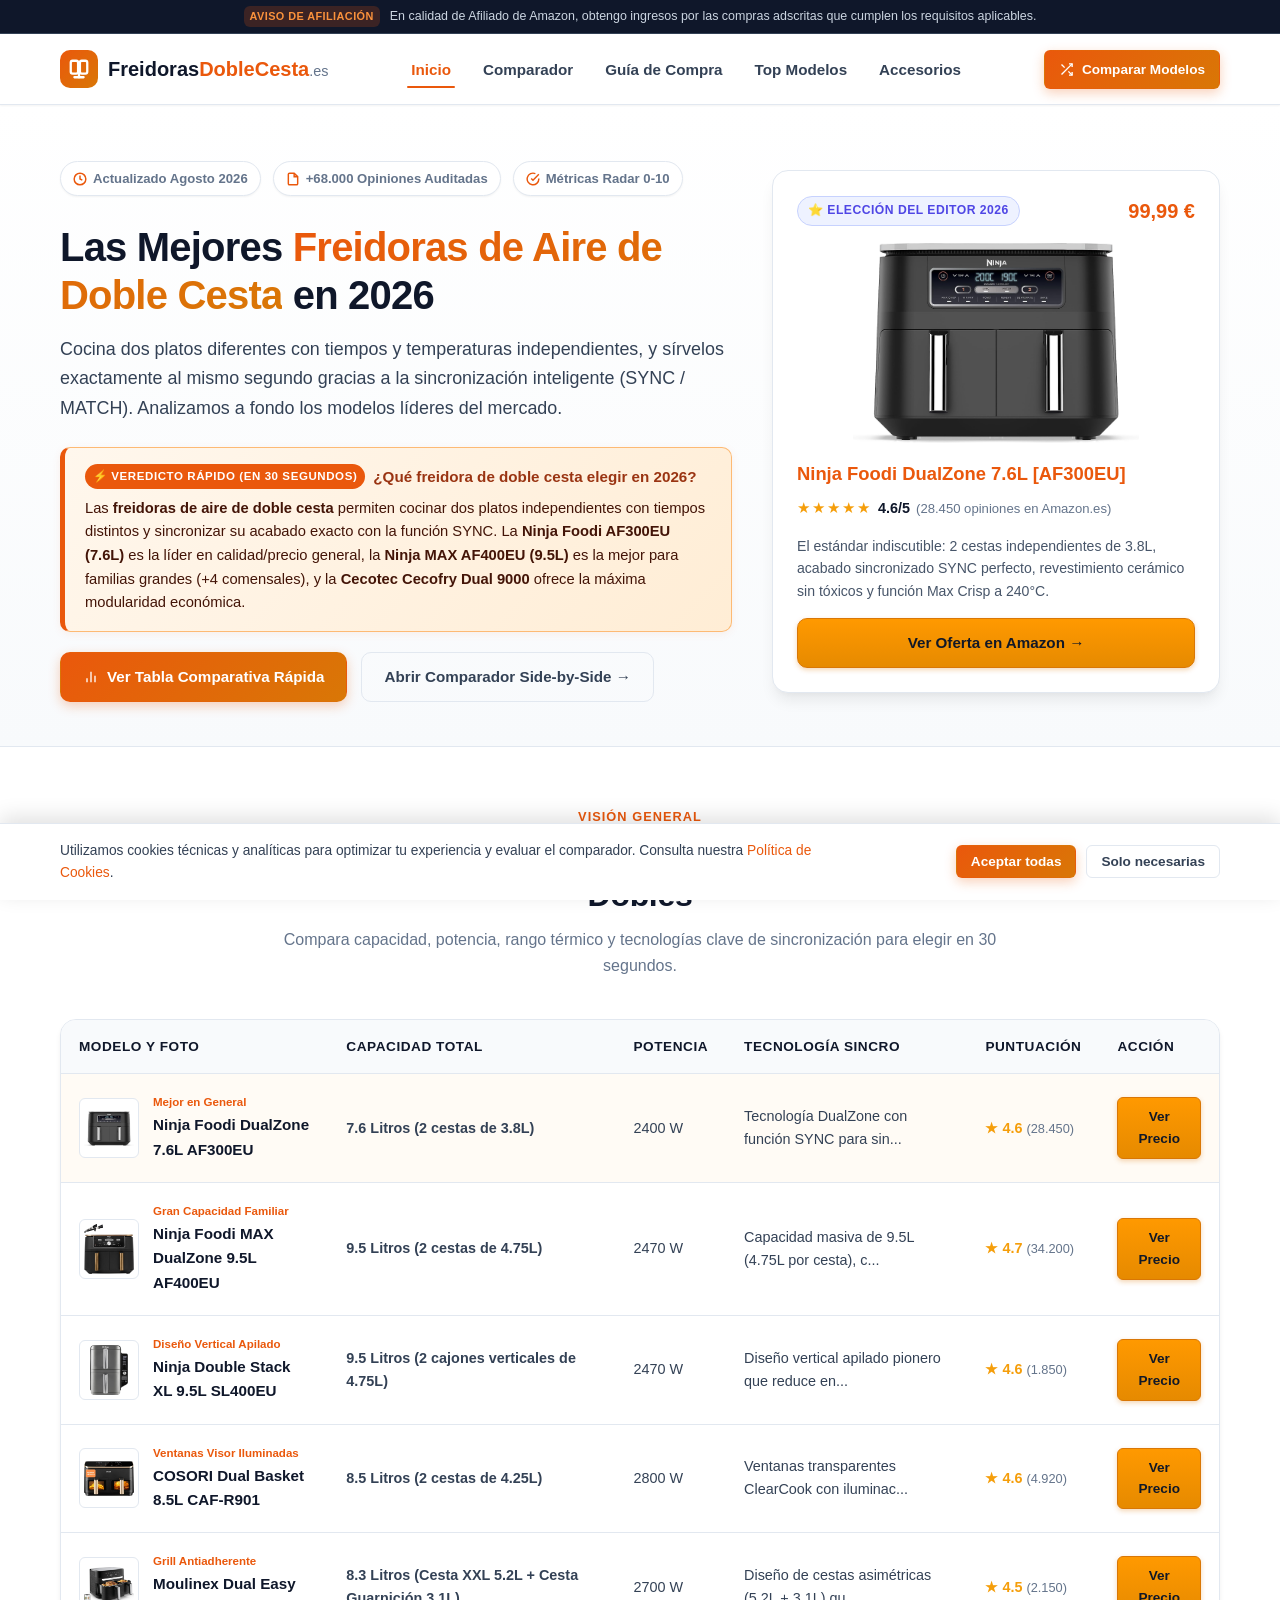
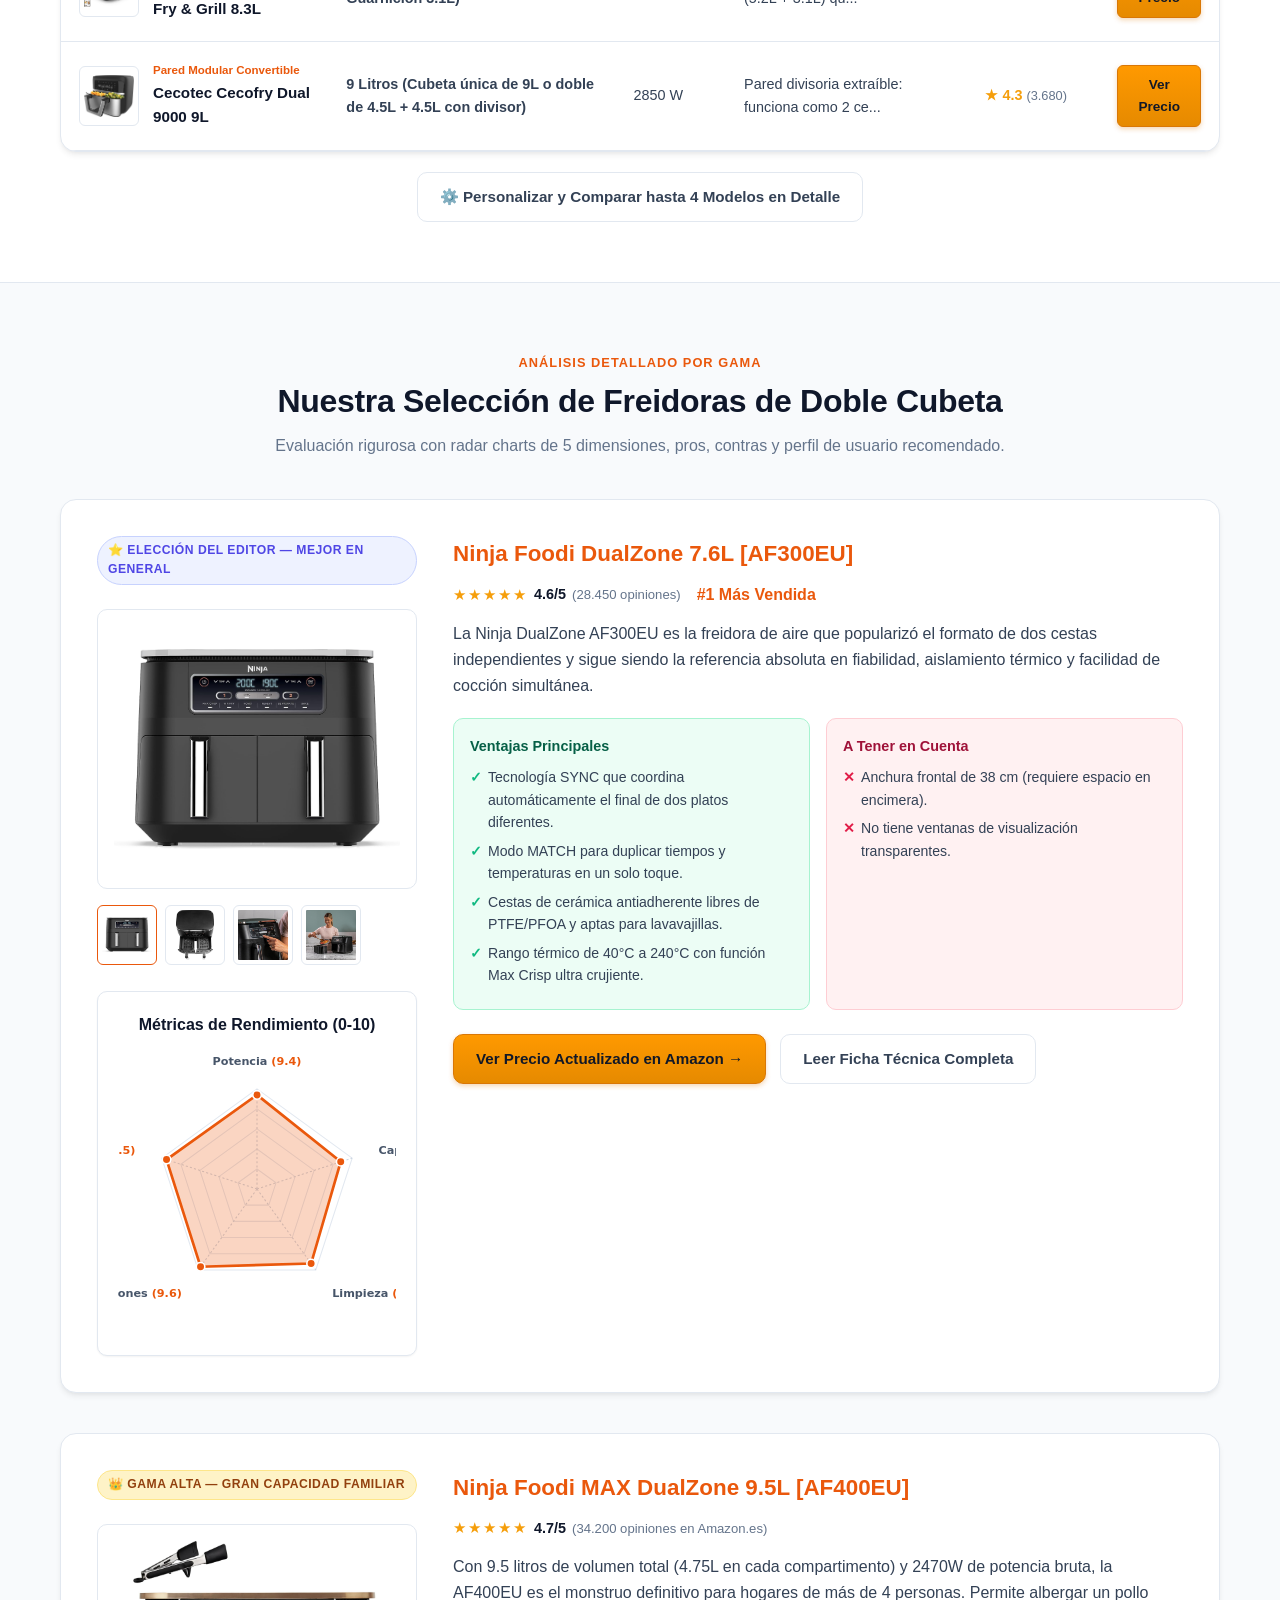
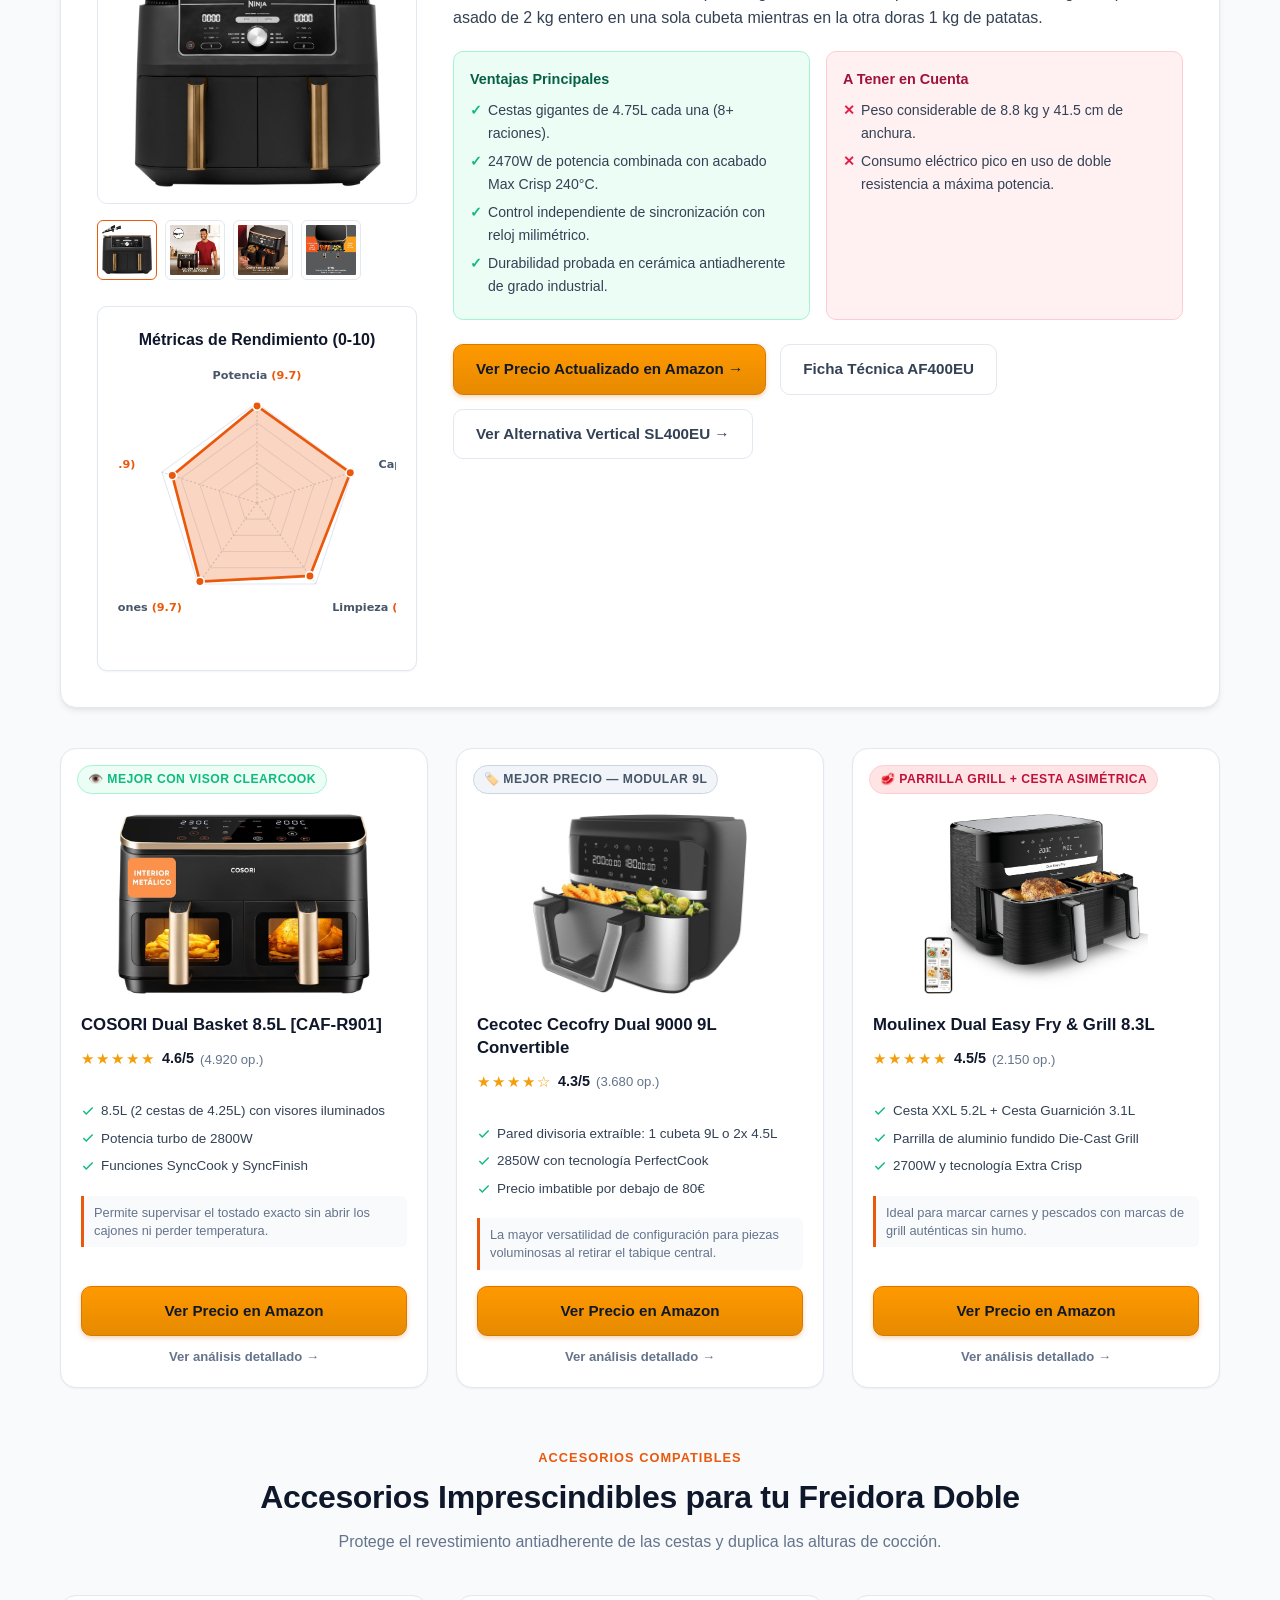
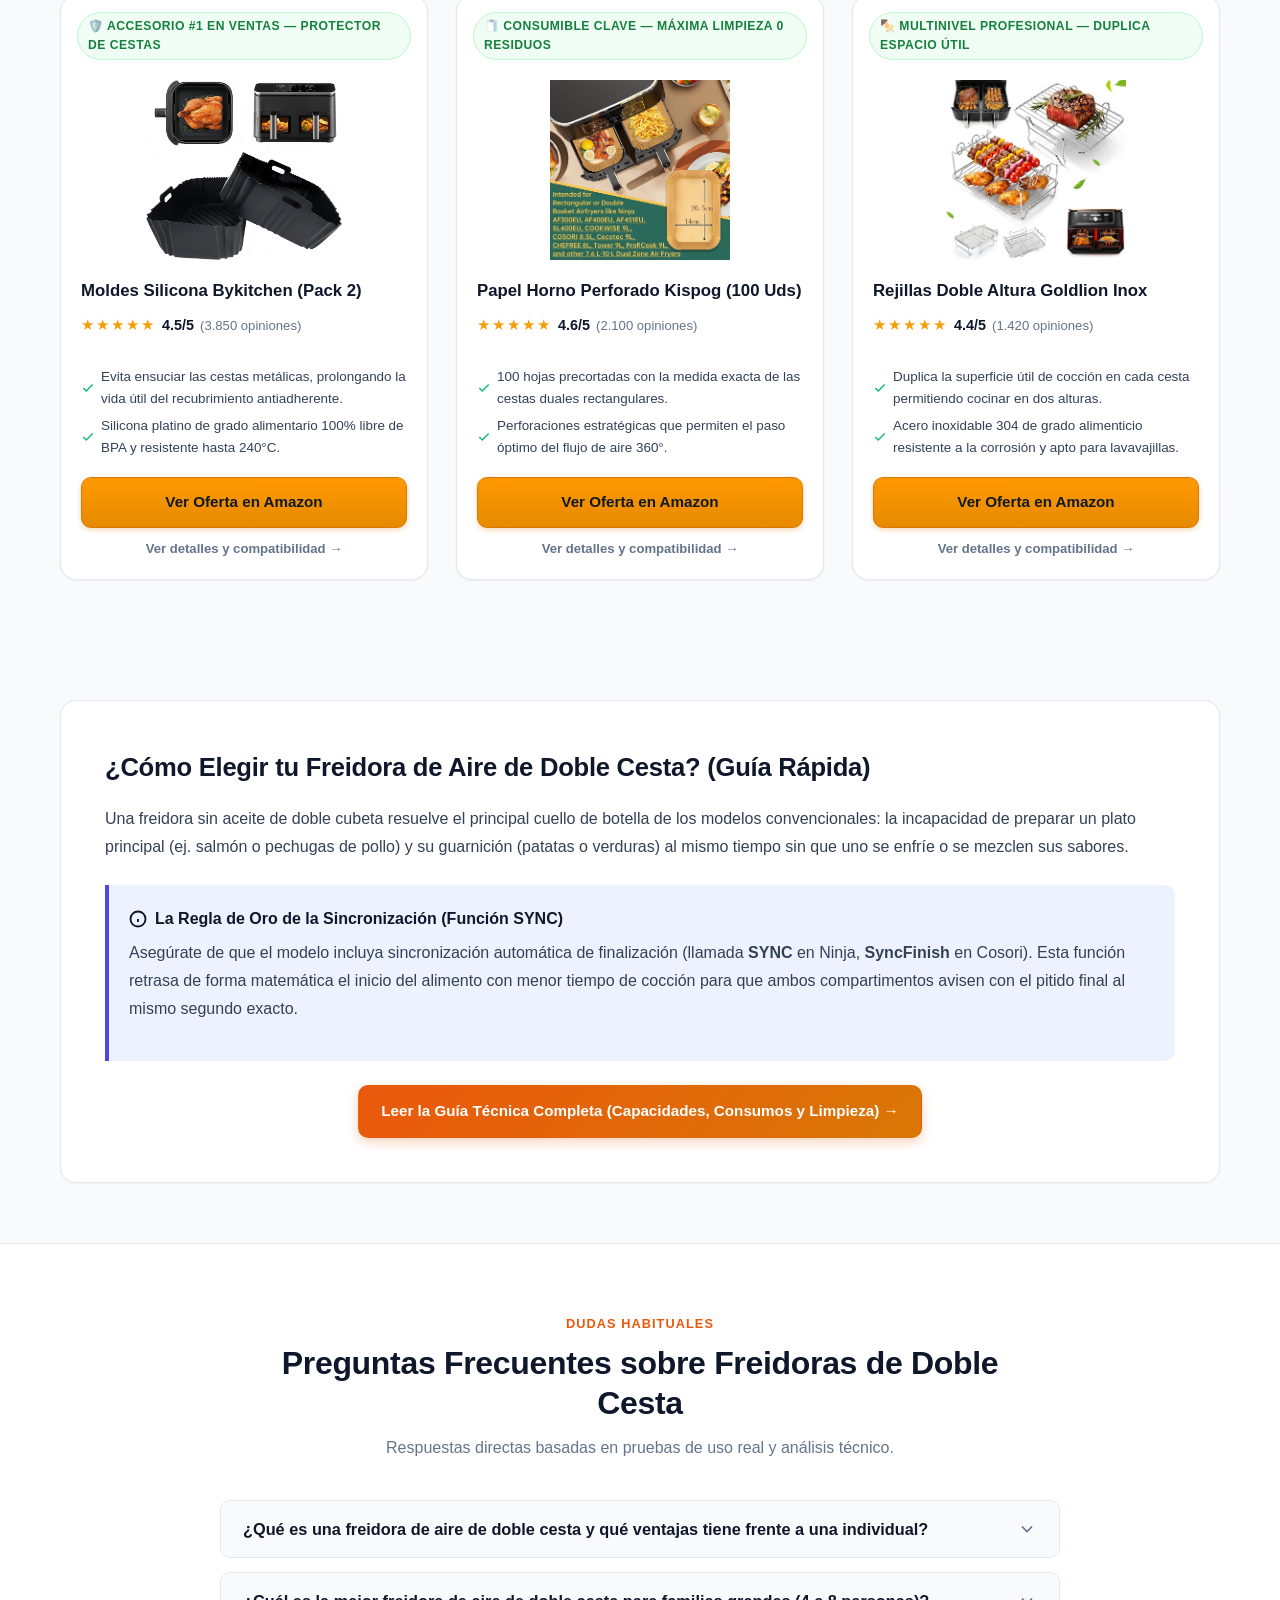
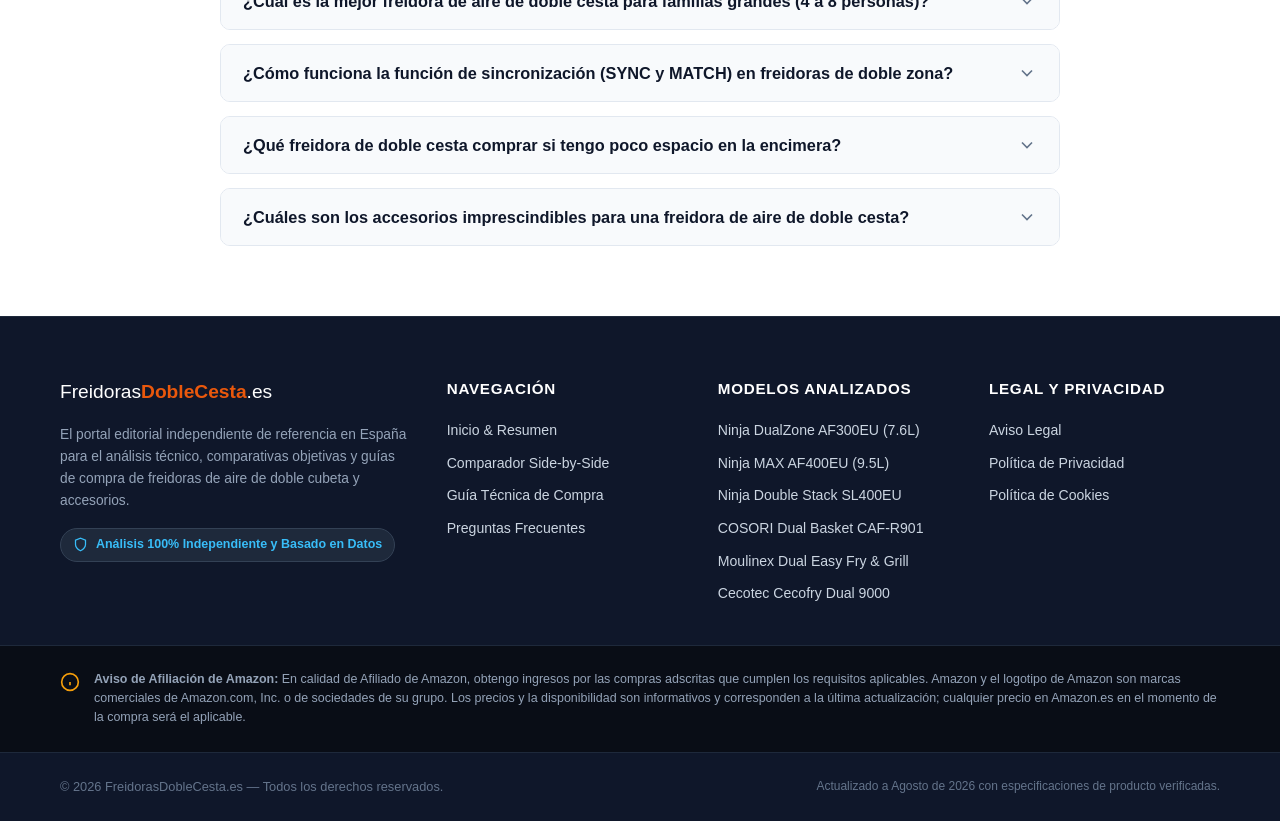
<file: index.html>
<!DOCTYPE html>

<html lang="es">
<head>
<meta charset="utf-8"/>
<meta content="width=device-width, initial-scale=1.0" name="viewport"/>
<title>Mejores Freidoras de Aire de Doble Cesta en 2026: Comparativa y Análisis</title>
<meta content="Guía experta y comparativa de las mejores freidoras de aire sin aceite con doble cesta independiente (Ninja, Cosori, Moulinex, Cecotec). Puntuaciones técnicas y radar charts." name="description"/>
<link href="https://freidorasdoblecesta.es/index.html" rel="canonical"/>
<link href="assets/css/styles.css?v=20260820" rel="stylesheet"/>
<script defer="" src="assets/js/main.js?v=20260820"></script>
<!-- Schema.org FAQ & WebSite -->
<script type="application/ld+json">
  {
    "@context": "https://schema.org",
    "@type": "WebSite",
    "name": "FreidorasDobleCesta.es",
    "url": "https://freidorasdoblecesta.es/",
    "description": "Comparativa y análisis técnico de freidoras de aire de doble cesta en España"
  }
  </script>
<script type="application/ld+json">
  {
    "@context": "https://schema.org",
    "@type": "FAQPage",
    "mainEntity": [{
      "@type": "Question",
      "name": "\u00bfQu\u00e9 es una freidora de aire de doble cesta y qu\u00e9 ventajas tiene frente a una individual?",
      "acceptedAnswer": {
        "@type": "Answer",
        "text": "Una freidora de aire de doble cesta incorpora dos cubetas de cocci\u00f3n independientes con controles t\u00e9rmicos separados. Su ventaja fundamental es preparar dos platos simult\u00e1neamente con tiempos distintos y sincronizar su acabado exacto con la funci\u00f3n SYNC, evitando esperas entre plato principal y guarnici\u00f3n sin mezcla de olores."
      }
    }, {
      "@type": "Question",
      "name": "\u00bfCu\u00e1l es la mejor freidora de aire de doble cesta para familias grandes (4 a 8 personas)?",
      "acceptedAnswer": {
        "@type": "Answer",
        "text": "La Ninja Foodi MAX DualZone AF400EU de 9.5 litros es la opci\u00f3n l\u00edder para familias de m\u00e1s de 4 comensales. Con dos cestas de 4.75L cada una, 2470W de potencia y funci\u00f3n Max Crisp a 240\u00b0C, cocina al mismo tiempo hasta 2 kg de pollo y 1.5 kg de patatas."
      }
    }, {
      "@type": "Question",
      "name": "\u00bfC\u00f3mo funciona la funci\u00f3n de sincronizaci\u00f3n (SYNC y MATCH) en freidoras de doble zona?",
      "acceptedAnswer": {
        "@type": "Answer",
        "text": "La funci\u00f3n SYNC calcula autom\u00e1ticamente el desfase temporal entre elaboraciones para que ambas cestas terminen al mismo minuto exacto, retrasando el arranque del alimento m\u00e1s r\u00e1pido. La funci\u00f3n MATCH replica la temperatura y tiempo de la primera cesta en la segunda con un solo toque."
      }
    }, {
      "@type": "Question",
      "name": "\u00bfQu\u00e9 freidora de doble cesta comprar si tengo poco espacio en la encimera?",
      "acceptedAnswer": {
        "@type": "Answer",
        "text": "La Ninja Double Stack XL SL400EU es la soluci\u00f3n \u00f3ptima para cocinas estrechas. Su dise\u00f1o vertical apilado reduce un 30% la anchura frontal (solo 28 cm de ancho) manteniendo 9.5 litros de volumen y ofreciendo 4 niveles de cocci\u00f3n simult\u00e1neos con sus rejillas apilables."
      }
    }, {
      "@type": "Question",
      "name": "\u00bfCu\u00e1les son los accesorios imprescindibles para una freidora de aire de doble cesta?",
      "acceptedAnswer": {
        "@type": "Answer",
        "text": "Los accesorios indispensables son los moldes de silicona rectangulares antiadherentes reutilizables para proteger el tefl\u00f3n y facilitar la limpieza, el papel vegetal perforado desechable apto para altas temperaturas y las rejillas dobles de acero inoxidable para cocinar en dos niveles dentro del mismo caj\u00f3n."
      }
    }]
  }
  </script>
<!-- Cloudflare & AI Engine Crawler Hints (AEO / GEO Directives) -->
<meta content="index, follow, max-image-preview:large, max-snippet:-1, max-video-preview:-1" name="robots"/>
<meta content="index, follow, max-snippet:-1, max-image-preview:large" name="googlebot"/>
<meta content="index, follow, max-snippet:-1, max-image-preview:large" name="bingbot"/>
<meta content="index, follow" name="anthropic-ai"/>
<meta content="index, follow" name="gptbot"/>
<meta content="index, follow" name="perplexitybot"/>
<meta content="index, follow" name="google-extended"/>
<meta content="index, follow" name="cohere-ai"/><script type="application/ld+json">
{
  "@context": "https://schema.org",
  "@type": "BreadcrumbList",
  "itemListElement": [
    {
      "@type": "ListItem",
      "position": 1,
      "name": "Inicio",
      "item": "https://freidorasdoblecesta.es/index.html"
    }
  ]
}
</script><script type="application/ld+json">
{
  "@context": "https://schema.org",
  "@type": "ItemList",
  "name": "Top Freidoras de Aire de Doble Cesta 2026",
  "description": "Ranking y comparativa de las mejores freidoras de aire sin aceite con doble cubeta en España",
  "itemListElement": [
    {
      "@type": "ListItem",
      "position": 1,
      "name": "Ninja Foodi DualZone 7.6L AF300EU",
      "url": "https://freidorasdoblecesta.es/fichas/ninja-foodi-dualzone-af300eu.html"
    },
    {
      "@type": "ListItem",
      "position": 2,
      "name": "Ninja Foodi MAX DualZone 9.5L AF400EU",
      "url": "https://freidorasdoblecesta.es/fichas/ninja-foodi-max-dualzone-af400eu.html"
    },
    {
      "@type": "ListItem",
      "position": 3,
      "name": "Ninja Double Stack XL 9.5L SL400EU",
      "url": "https://freidorasdoblecesta.es/fichas/ninja-double-stack-xl-sl400eu.html"
    },
    {
      "@type": "ListItem",
      "position": 4,
      "name": "COSORI Dual Basket 8.5L CAF-R901",
      "url": "https://freidorasdoblecesta.es/fichas/cosori-dual-basket-caf-r901.html"
    },
    {
      "@type": "ListItem",
      "position": 5,
      "name": "Moulinex Dual Easy Fry & Grill 8.3L EZ901820",
      "url": "https://freidorasdoblecesta.es/fichas/moulinex-dual-easy-fry-grill-ez901820.html"
    },
    {
      "@type": "ListItem",
      "position": 6,
      "name": "Cecotec Cecofry Dual 9000 9L",
      "url": "https://freidorasdoblecesta.es/fichas/cecotec-cecofry-dual-9000.html"
    }
  ]
}
</script></head>
<body>
<!-- Top Amazon Disclaimer Bar -->
<aside class="top-disclaimer-bar">
<div class="container top-bar-inner">
<span class="disclosure-tag">Aviso de Afiliación</span>
<p class="disclosure-text">En calidad de Afiliado de Amazon, obtengo ingresos por las compras adscritas que cumplen los requisitos aplicables.</p>
</div>
</aside>
<!-- Site Header -->
<header class="site-header">
<div class="container header-container">
<a aria-label="Página de Inicio - FreidorasDobleCesta.es" class="logo-link" href="index.html">
<div class="logo-icon">
<svg fill="none" height="22" stroke="currentColor" stroke-linecap="round" stroke-linejoin="round" stroke-width="2.5" viewbox="0 0 24 24" width="22"><rect height="14" rx="2" width="8" x="3" y="3"></rect><rect height="14" rx="2" width="8" x="13" y="3"></rect><path d="M7 21h10"></path><path d="M12 17v4"></path></svg>
</div>
<span class="logo-text">Freidoras<strong>DobleCesta</strong><span class="tld">.es</span></span>
</a>
<nav aria-label="Navegación principal" class="main-nav" id="mainNav">
<ul class="nav-list">
<li><a class="active" href="index.html">Inicio</a></li>
<li><a href="comparador.html">Comparador</a></li>
<li><a href="guia-compra.html">Guía de Compra</a></li>
<li><a href="index.html#modelos-destacados">Top Modelos</a></li>
<li><a href="index.html#accesorios">Accesorios</a></li>
</ul>
</nav>
<div class="header-actions">
<a class="btn btn-sm btn-primary header-cta" href="comparador.html">
<svg fill="none" height="15" stroke="currentColor" stroke-width="2.2" viewbox="0 0 24 24" width="15"><path d="M16 3h5v5"></path><path d="M4 20L21 3"></path><path d="M21 16v5h-5"></path><path d="M15 15l6 6"></path><path d="M4 4l5 5"></path></svg>
          Comparar Modelos
        </a>
<button aria-expanded="false" aria-label="Abrir menú" class="menu-toggle" id="menuToggle">
<span></span><span></span><span></span>
</button>
</div>
</div>
</header>
<main>
<!-- Hero Section -->
<section class="hero-section">
<div class="container hero-grid">
<div class="hero-content">
<div class="hero-meta-pills">
<span class="meta-pill">
<svg fill="none" height="14" stroke="currentColor" stroke-width="2.5" viewbox="0 0 24 24" width="14"><circle cx="12" cy="12" r="10"></circle><polyline points="12 6 12 12 16 14"></polyline></svg>
              Actualizado Agosto 2026
            </span>
<span class="meta-pill">
<svg fill="none" height="14" stroke="currentColor" stroke-width="2.5" viewbox="0 0 24 24" width="14"><path d="M14 2H6a2 2 0 0 0-2 2v16a2 2 0 0 0 2 2h12a2 2 0 0 0 2-2V8z"></path><polyline points="14 2 14 8 20 8"></polyline></svg>
              +68.000 Opiniones Auditadas
            </span>
<span class="meta-pill">
<svg fill="none" height="14" stroke="currentColor" stroke-width="2.5" viewbox="0 0 24 24" width="14"><path d="M22 11.08V12a10 10 0 1 1-5.93-9.14"></path><polyline points="22 4 12 14.01 9 11.01"></polyline></svg>
              Métricas Radar 0-10
            </span>
</div>
<h1>Las Mejores <span class="highlight">Freidoras de Aire de Doble Cesta</span> en 2026</h1>
<p class="hero-lead">Cocina dos platos diferentes con tiempos y temperaturas independientes, y sírvelos exactamente al mismo segundo gracias a la sincronización inteligente (SYNC / MATCH). Analizamos a fondo los modelos líderes del mercado.</p>
<div class="aeo-answer-first">
<div class="aeo-answer-header">
<span class="aeo-badge">⚡ Veredicto Rápido (En 30 Segundos)</span>
<span class="aeo-answer-title">¿Qué freidora de doble cesta elegir en 2026?</span>
</div>
<p class="aeo-answer-text">
            Las <strong>freidoras de aire de doble cesta</strong> permiten cocinar dos platos independientes con tiempos distintos y sincronizar su acabado exacto con la función SYNC. La <strong>Ninja Foodi AF300EU (7.6L)</strong> es la líder en calidad/precio general, la <strong>Ninja MAX AF400EU (9.5L)</strong> es la mejor para familias grandes (+4 comensales), y la <strong>Cecotec Cecofry Dual 9000</strong> ofrece la máxima modularidad económica.
          </p>
</div>
<div class="hero-ctas">
<a class="btn btn-primary" href="#tabla-comparativa">
<svg fill="none" height="16" stroke="currentColor" stroke-width="2" viewbox="0 0 24 24" width="16"><line x1="18" x2="18" y1="20" y2="10"></line><line x1="12" x2="12" y1="20" y2="4"></line><line x1="6" x2="6" y1="20" y2="14"></line></svg>
              Ver Tabla Comparativa Rápida
            </a>
<a class="btn btn-outline" href="comparador.html">
              Abrir Comparador Side-by-Side →
            </a>
</div>
</div>
<!-- Featured Pick Hero Card -->
<div class="hero-card">
<div class="hero-card-header">
<span class="badge badge-editor">⭐ Elección del Editor 2026</span>
<span style="font-weight: 800; color: #ea580c; font-size: 1.25rem;">99,99 €</span>
</div>
<img alt="Ninja Foodi DualZone AF300EU" class="hero-card-img" src="assets/img/ninja-foodi-dualzone-af300eu.jpg"/>
<h2 class="hero-card-title"><a href="fichas/ninja-foodi-dualzone-af300eu.html">Ninja Foodi DualZone 7.6L [AF300EU]</a></h2>
<div class="rating-box">
<span class="stars">★★★★★</span>
<span class="rating-score">4.6/5</span>
<span class="rating-count">(28.450 opiniones en Amazon.es)</span>
</div>
<p style="font-size: 0.88rem; color: #475569; margin-bottom: 16px;">El estándar indiscutible: 2 cestas independientes de 3.8L, acabado sincronizado SYNC perfecto, revestimiento cerámico sin tóxicos y función Max Crisp a 240°C.</p>
<a class="btn btn-amazon btn-block" href="https://www.amazon.es/dp/B08GC1QZ5W" rel="nofollow sponsored noopener noreferrer" target="_blank">
            Ver Oferta en Amazon →
          </a>
</div>
</div>
</section>
<!-- Quick Comparison Table Section -->
<section class="table-section" id="tabla-comparativa">
<div class="container">
<div class="section-header">
<span class="section-tag">Visión General</span>
<h2 class="section-title">Tabla Comparativa de las 6 Mejores Freidoras Dobles</h2>
<p class="section-desc">Compara capacidad, potencia, rango térmico y tecnologías clave de sincronización para elegir en 30 segundos.</p>
</div>
<div class="table-wrapper">
<table class="comp-table">
<thead>
<tr>
<th>Modelo y Foto</th>
<th>Capacidad Total</th>
<th>Potencia</th>
<th>Tecnología Sincro</th>
<th>Puntuación</th>
<th>Acción</th>
</tr>
</thead>
<tbody>
<tr class="highlighted">
<td>
<div class="table-product-cell">
<img alt="Ninja Foodi DualZone 7.6L AF300EU" class="table-thumb" src="assets/img/ninja-foodi-dualzone-af300eu.jpg"/>
<div class="table-product-info">
<span class="cell-badge">Mejor en General</span>
<h3><a href="fichas/ninja-foodi-dualzone-af300eu.html">Ninja Foodi DualZone 7.6L AF300EU</a></h3>
</div>
</div>
</td>
<td><strong>7.6 Litros (2 cestas de 3.8L)</strong></td>
<td>2400 W</td>
<td>Tecnología DualZone con función SYNC para sin...</td>
<td>
<span style="color:#f59e0b; font-weight:700;">★ 4.6</span>
<span style="color:#64748b; font-size:0.8rem;">(28.450)</span>
</td>
<td>
<a class="btn btn-sm btn-amazon" href="https://www.amazon.es/dp/B08GC1QZ5W" rel="nofollow sponsored noopener noreferrer" target="_blank">
            Ver Precio
          </a>
</td>
</tr>
<tr>
<td>
<div class="table-product-cell">
<img alt="Ninja Foodi MAX DualZone 9.5L AF400EU" class="table-thumb" src="assets/img/ninja-foodi-max-dualzone-af400eu.jpg"/>
<div class="table-product-info">
<span class="cell-badge">Gran Capacidad Familiar</span>
<h3><a href="fichas/ninja-foodi-max-dualzone-af400eu.html">Ninja Foodi MAX DualZone 9.5L AF400EU</a></h3>
</div>
</div>
</td>
<td><strong>9.5 Litros (2 cestas de 4.75L)</strong></td>
<td>2470 W</td>
<td>Capacidad masiva de 9.5L (4.75L por cesta), c...</td>
<td>
<span style="color:#f59e0b; font-weight:700;">★ 4.7</span>
<span style="color:#64748b; font-size:0.8rem;">(34.200)</span>
</td>
<td>
<a class="btn btn-sm btn-amazon" href="https://www.amazon.es/dp/B08GC1QZ5W" rel="nofollow sponsored noopener noreferrer" target="_blank">
            Ver Precio
          </a>
</td>
</tr>
<tr>
<td>
<div class="table-product-cell">
<img alt="Ninja Double Stack XL 9.5L SL400EU" class="table-thumb" src="assets/img/ninja-double-stack-xl-sl400eu.jpg"/>
<div class="table-product-info">
<span class="cell-badge">Diseño Vertical Apilado</span>
<h3><a href="fichas/ninja-double-stack-xl-sl400eu.html">Ninja Double Stack XL 9.5L SL400EU</a></h3>
</div>
</div>
</td>
<td><strong>9.5 Litros (2 cajones verticales de 4.75L)</strong></td>
<td>2470 W</td>
<td>Diseño vertical apilado pionero que reduce en...</td>
<td>
<span style="color:#f59e0b; font-weight:700;">★ 4.6</span>
<span style="color:#64748b; font-size:0.8rem;">(1.850)</span>
</td>
<td>
<a class="btn btn-sm btn-amazon" href="https://www.amazon.es/dp/B0CZPJ1HFP" rel="nofollow sponsored noopener noreferrer" target="_blank">
            Ver Precio
          </a>
</td>
</tr>
<tr>
<td>
<div class="table-product-cell">
<img alt="COSORI Dual Basket 8.5L" class="table-thumb" src="assets/img/cosori-dual-basket-caf-r901.jpg"/>
<div class="table-product-info">
<span class="cell-badge">Ventanas Visor Iluminadas</span>
<h3><a href="fichas/cosori-dual-basket-caf-r901.html">COSORI Dual Basket 8.5L CAF-R901</a></h3>
</div>
</div>
</td>
<td><strong>8.5 Litros (2 cestas de 4.25L)</strong></td>
<td>2800 W</td>
<td>Ventanas transparentes ClearCook con iluminac...</td>
<td>
<span style="color:#f59e0b; font-weight:700;">★ 4.6</span>
<span style="color:#64748b; font-size:0.8rem;">(4.920)</span>
</td>
<td>
<a class="btn btn-sm btn-amazon" href="https://www.amazon.es/dp/B0CHB7TNWH" rel="nofollow sponsored noopener noreferrer" target="_blank">
            Ver Precio
          </a>
</td>
</tr>
<tr>
<td>
<div class="table-product-cell">
<img alt="Moulinex Dual Easy Fry" class="table-thumb" src="assets/img/moulinex-dual-easy-fry-grill-ez901820.jpg"/>
<div class="table-product-info">
<span class="cell-badge">Grill Antiadherente</span>
<h3><a href="fichas/moulinex-dual-easy-fry-grill-ez901820.html">Moulinex Dual Easy Fry &amp; Grill 8.3L</a></h3>
</div>
</div>
</td>
<td><strong>8.3 Litros (Cesta XXL 5.2L + Cesta Guarnición 3.1L)</strong></td>
<td>2700 W</td>
<td>Diseño de cestas asimétricas (5.2L + 3.1L) qu...</td>
<td>
<span style="color:#f59e0b; font-weight:700;">★ 4.5</span>
<span style="color:#64748b; font-size:0.8rem;">(2.150)</span>
</td>
<td>
<a class="btn btn-sm btn-amazon" href="https://www.amazon.es/dp/B0CG6CK5FZ" rel="nofollow sponsored noopener noreferrer" target="_blank">
            Ver Precio
          </a>
</td>
</tr>
<tr>
<td>
<div class="table-product-cell">
<img alt="Cecotec Cecofry Dual 9000" class="table-thumb" src="assets/img/cecotec-cecofry-dual-9000.jpg"/>
<div class="table-product-info">
<span class="cell-badge">Pared Modular Convertible</span>
<h3><a href="fichas/cecotec-cecofry-dual-9000.html">Cecotec Cecofry Dual 9000 9L</a></h3>
</div>
</div>
</td>
<td><strong>9 Litros (Cubeta única de 9L o doble de 4.5L + 4.5L con divisor)</strong></td>
<td>2850 W</td>
<td>Pared divisoria extraíble: funciona como 2 ce...</td>
<td>
<span style="color:#f59e0b; font-weight:700;">★ 4.3</span>
<span style="color:#64748b; font-size:0.8rem;">(3.680)</span>
</td>
<td>
<a class="btn btn-sm btn-amazon" href="https://www.amazon.es/dp/B0BQ1XYKHC" rel="nofollow sponsored noopener noreferrer" target="_blank">
            Ver Precio
          </a>
</td>
</tr>
</tbody>
</table>
</div>
<div style="text-align: center; margin-top: 14px;">
<a class="btn btn-outline" href="comparador.html">
            ⚙️ Personalizar y Comparar hasta 4 Modelos en Detalle
          </a>
</div>
</div>
</section>
<!-- Cluster Showcase Deep Dive -->
<section class="showcase-section" id="modelos-destacados">
<div class="container">
<div class="section-header">
<span class="section-tag">Análisis Detallado por Gama</span>
<h2 class="section-title">Nuestra Selección de Freidoras de Doble Cubeta</h2>
<p class="section-desc">Evaluación rigurosa con radar charts de 5 dimensiones, pros, contras y perfil de usuario recomendado.</p>
</div>
<!-- 1. PRODUCTO INSIGNIA -->
<div class="cluster-block" id="insignia">
<div class="cluster-grid">
<div class="cluster-media">
<span class="badge badge-editor" style="margin-bottom: 8px;">⭐ ELECCIÓN DEL EDITOR — MEJOR EN GENERAL</span>
<img alt="Ninja Foodi DualZone AF300EU" class="cluster-main-img" id="img-af300" src="assets/img/ninja-foodi-dualzone-af300eu.jpg"/>
<div class="cluster-thumbs"><img alt="ninja-foodi-dualzone-af300eu principal" class="cluster-thumb active" data-src="assets/img/ninja-foodi-dualzone-af300eu.jpg" data-target="img-af300" src="assets/img/ninja-foodi-dualzone-af300eu.jpg"/><img alt="ninja-foodi-dualzone-af300eu vista 1" class="cluster-thumb" data-src="assets/img/ninja-foodi-dualzone-af300eu-1.jpg" data-target="img-af300" src="assets/img/ninja-foodi-dualzone-af300eu-1.jpg"/><img alt="ninja-foodi-dualzone-af300eu vista 2" class="cluster-thumb" data-src="assets/img/ninja-foodi-dualzone-af300eu-2.jpg" data-target="img-af300" src="assets/img/ninja-foodi-dualzone-af300eu-2.jpg"/><img alt="ninja-foodi-dualzone-af300eu vista 3" class="cluster-thumb" data-src="assets/img/ninja-foodi-dualzone-af300eu-3.jpg" data-target="img-af300" src="assets/img/ninja-foodi-dualzone-af300eu-3.jpg"/></div>
<!-- Embedded Radar Chart -->
<div class="radar-card" style="margin-top: 10px;">
<div class="radar-title">Métricas de Rendimiento (0-10)</div>
<svg aria-label="Evaluación radar de dimensiones clave" class="radar-chart-svg" height="auto" role="img" viewbox="0 0 260 260" width="100%" xmlns="http://www.w3.org/2000/svg">
<polygon fill="none" points="130.0,111.3 147.8,124.2 141.0,145.1 119.0,145.1 112.2,124.2" stroke="#e2e8f0" stroke-width="1"></polygon><polygon fill="none" points="130.0,92.6 165.6,118.4 152.0,160.3 108.0,160.3 94.4,118.4" stroke="#e2e8f0" stroke-width="1"></polygon><polygon fill="none" points="130.0,73.8 183.4,112.6 163.0,175.4 97.0,175.4 76.6,112.6" stroke="#e2e8f0" stroke-width="1"></polygon><polygon fill="none" points="130.0,55.1 201.2,106.9 174.0,190.6 86.0,190.6 58.8,106.9" stroke="#e2e8f0" stroke-width="1"></polygon><polygon fill="none" points="130.0,36.4 219.0,101.1 185.0,205.7 75.0,205.7 41.0,101.1" stroke="#e2e8f0" stroke-width="1"></polygon>
<line stroke="#cbd5e1" stroke-dasharray="2,2" stroke-width="1" x1="130.0" x2="130.0" y1="130.0" y2="36.4"></line><line stroke="#cbd5e1" stroke-dasharray="2,2" stroke-width="1" x1="130.0" x2="219.0" y1="130.0" y2="101.1"></line><line stroke="#cbd5e1" stroke-dasharray="2,2" stroke-width="1" x1="130.0" x2="185.0" y1="130.0" y2="205.7"></line><line stroke="#cbd5e1" stroke-dasharray="2,2" stroke-width="1" x1="130.0" x2="75.0" y1="130.0" y2="205.7"></line><line stroke="#cbd5e1" stroke-dasharray="2,2" stroke-width="1" x1="130.0" x2="41.0" y1="130.0" y2="101.1"></line>
<polygon fill="rgba(234, 88, 12, 0.25)" points="130.0,42.0 208.3,104.5 180.6,199.7 77.2,202.7 45.4,102.5" stroke="#ea580c" stroke-width="2.5"></polygon>
<circle cx="130.0" cy="42.0" fill="#ea580c" r="4" stroke="#ffffff" stroke-width="1.5"></circle><circle cx="208.3" cy="104.5" fill="#ea580c" r="4" stroke="#ffffff" stroke-width="1.5"></circle><circle cx="180.6" cy="199.7" fill="#ea580c" r="4" stroke="#ffffff" stroke-width="1.5"></circle><circle cx="77.2" cy="202.7" fill="#ea580c" r="4" stroke="#ffffff" stroke-width="1.5"></circle><circle cx="45.4" cy="102.5" fill="#ea580c" r="4" stroke="#ffffff" stroke-width="1.5"></circle>
<text fill="#475569" font-family="system-ui, sans-serif" font-size="10.5" font-weight="600" text-anchor="middle" x="130.0" y="14.4">Potencia <tspan fill="#ea580c" font-weight="700">(9.4)</tspan></text><text fill="#475569" font-family="system-ui, sans-serif" font-size="10.5" font-weight="600" text-anchor="start" x="243.7" y="97.0">Capacidad <tspan fill="#ea580c" font-weight="700">(8.8)</tspan></text><text fill="#475569" font-family="system-ui, sans-serif" font-size="10.5" font-weight="600" text-anchor="start" x="200.3" y="230.8">Limpieza <tspan fill="#ea580c" font-weight="700">(9.2)</tspan></text><text fill="#475569" font-family="system-ui, sans-serif" font-size="10.5" font-weight="600" text-anchor="end" x="59.7" y="230.8">Funciones <tspan fill="#ea580c" font-weight="700">(9.6)</tspan></text><text fill="#475569" font-family="system-ui, sans-serif" font-size="10.5" font-weight="600" text-anchor="end" x="16.3" y="97.0">Calidad/Precio <tspan fill="#ea580c" font-weight="700">(9.5)</tspan></text>
</svg>
</div>
</div>
<div class="cluster-content">
<h3><a href="fichas/ninja-foodi-dualzone-af300eu.html">Ninja Foodi DualZone 7.6L [AF300EU]</a></h3>
<div class="rating-box">
<span class="stars">★★★★★</span>
<span class="rating-score">4.6/5</span>
<span class="rating-count">(28.450 opiniones)</span>
<span style="margin-left: 10px; color: #ea580c; font-weight: 700;">#1 Más Vendida</span>
</div>
<p>La Ninja DualZone AF300EU es la freidora de aire que popularizó el formato de dos cestas independientes y sigue siendo la referencia absoluta en fiabilidad, aislamiento térmico y facilidad de cocción simultánea.</p>
<div class="pros-cons-grid">
<div class="pro-box">
<h4>Ventajas Principales</h4>
<ul>
<li>Tecnología SYNC que coordina automáticamente el final de dos platos diferentes.</li>
<li>Modo MATCH para duplicar tiempos y temperaturas en un solo toque.</li>
<li>Cestas de cerámica antiadherente libres de PTFE/PFOA y aptas para lavavajillas.</li>
<li>Rango térmico de 40°C a 240°C con función Max Crisp ultra crujiente.</li>
</ul>
</div>
<div class="con-box">
<h4>A Tener en Cuenta</h4>
<ul>
<li>Anchura frontal de 38 cm (requiere espacio en encimera).</li>
<li>No tiene ventanas de visualización transparentes.</li>
</ul>
</div>
</div>
<div class="cluster-actions">
<a class="btn btn-amazon" href="https://www.amazon.es/dp/B08GC1QZ5W" rel="nofollow sponsored noopener noreferrer" target="_blank">
                  Ver Precio Actualizado en Amazon →
                </a>
<a class="btn btn-outline" href="fichas/ninja-foodi-dualzone-af300eu.html">
                  Leer Ficha Técnica Completa
                </a>
</div>
</div>
</div>
</div>
<!-- 2. CLUSTER PREMIUM (NINJA AF400EU & DOUBLE STACK SL400EU) -->
<div class="cluster-block" id="premium">
<div class="cluster-grid">
<div class="cluster-media">
<span class="badge badge-premium" style="margin-bottom: 8px;">👑 GAMA ALTA — GRAN CAPACIDAD FAMILIAR</span>
<img alt="Ninja MAX AF400EU" class="cluster-main-img" id="img-af400" src="assets/img/ninja-foodi-max-dualzone-af400eu.jpg"/>
<div class="cluster-thumbs"><img alt="ninja-foodi-max-dualzone-af400eu principal" class="cluster-thumb active" data-src="assets/img/ninja-foodi-max-dualzone-af400eu.jpg" data-target="img-af400" src="assets/img/ninja-foodi-max-dualzone-af400eu.jpg"/><img alt="ninja-foodi-max-dualzone-af400eu vista 1" class="cluster-thumb" data-src="assets/img/ninja-foodi-max-dualzone-af400eu-1.jpg" data-target="img-af400" src="assets/img/ninja-foodi-max-dualzone-af400eu-1.jpg"/><img alt="ninja-foodi-max-dualzone-af400eu vista 2" class="cluster-thumb" data-src="assets/img/ninja-foodi-max-dualzone-af400eu-2.jpg" data-target="img-af400" src="assets/img/ninja-foodi-max-dualzone-af400eu-2.jpg"/><img alt="ninja-foodi-max-dualzone-af400eu vista 3" class="cluster-thumb" data-src="assets/img/ninja-foodi-max-dualzone-af400eu-3.jpg" data-target="img-af400" src="assets/img/ninja-foodi-max-dualzone-af400eu-3.jpg"/></div>
<div class="radar-card" style="margin-top: 10px;">
<div class="radar-title">Métricas de Rendimiento (0-10)</div>
<svg aria-label="Evaluación radar de dimensiones clave" class="radar-chart-svg" height="auto" role="img" viewbox="0 0 260 260" width="100%" xmlns="http://www.w3.org/2000/svg">
<polygon fill="none" points="130.0,111.3 147.8,124.2 141.0,145.1 119.0,145.1 112.2,124.2" stroke="#e2e8f0" stroke-width="1"></polygon><polygon fill="none" points="130.0,92.6 165.6,118.4 152.0,160.3 108.0,160.3 94.4,118.4" stroke="#e2e8f0" stroke-width="1"></polygon><polygon fill="none" points="130.0,73.8 183.4,112.6 163.0,175.4 97.0,175.4 76.6,112.6" stroke="#e2e8f0" stroke-width="1"></polygon><polygon fill="none" points="130.0,55.1 201.2,106.9 174.0,190.6 86.0,190.6 58.8,106.9" stroke="#e2e8f0" stroke-width="1"></polygon><polygon fill="none" points="130.0,36.4 219.0,101.1 185.0,205.7 75.0,205.7 41.0,101.1" stroke="#e2e8f0" stroke-width="1"></polygon>
<line stroke="#cbd5e1" stroke-dasharray="2,2" stroke-width="1" x1="130.0" x2="130.0" y1="130.0" y2="36.4"></line><line stroke="#cbd5e1" stroke-dasharray="2,2" stroke-width="1" x1="130.0" x2="219.0" y1="130.0" y2="101.1"></line><line stroke="#cbd5e1" stroke-dasharray="2,2" stroke-width="1" x1="130.0" x2="185.0" y1="130.0" y2="205.7"></line><line stroke="#cbd5e1" stroke-dasharray="2,2" stroke-width="1" x1="130.0" x2="75.0" y1="130.0" y2="205.7"></line><line stroke="#cbd5e1" stroke-dasharray="2,2" stroke-width="1" x1="130.0" x2="41.0" y1="130.0" y2="101.1"></line>
<polygon fill="rgba(234, 88, 12, 0.25)" points="130.0,39.2 217.2,101.7 179.5,198.2 76.6,203.5 50.8,104.3" stroke="#ea580c" stroke-width="2.5"></polygon>
<circle cx="130.0" cy="39.2" fill="#ea580c" r="4" stroke="#ffffff" stroke-width="1.5"></circle><circle cx="217.2" cy="101.7" fill="#ea580c" r="4" stroke="#ffffff" stroke-width="1.5"></circle><circle cx="179.5" cy="198.2" fill="#ea580c" r="4" stroke="#ffffff" stroke-width="1.5"></circle><circle cx="76.6" cy="203.5" fill="#ea580c" r="4" stroke="#ffffff" stroke-width="1.5"></circle><circle cx="50.8" cy="104.3" fill="#ea580c" r="4" stroke="#ffffff" stroke-width="1.5"></circle>
<text fill="#475569" font-family="system-ui, sans-serif" font-size="10.5" font-weight="600" text-anchor="middle" x="130.0" y="14.4">Potencia <tspan fill="#ea580c" font-weight="700">(9.7)</tspan></text><text fill="#475569" font-family="system-ui, sans-serif" font-size="10.5" font-weight="600" text-anchor="start" x="243.7" y="97.0">Capacidad <tspan fill="#ea580c" font-weight="700">(9.8)</tspan></text><text fill="#475569" font-family="system-ui, sans-serif" font-size="10.5" font-weight="600" text-anchor="start" x="200.3" y="230.8">Limpieza <tspan fill="#ea580c" font-weight="700">(9.0)</tspan></text><text fill="#475569" font-family="system-ui, sans-serif" font-size="10.5" font-weight="600" text-anchor="end" x="59.7" y="230.8">Funciones <tspan fill="#ea580c" font-weight="700">(9.7)</tspan></text><text fill="#475569" font-family="system-ui, sans-serif" font-size="10.5" font-weight="600" text-anchor="end" x="16.3" y="97.0">Calidad/Precio <tspan fill="#ea580c" font-weight="700">(8.9)</tspan></text>
</svg>
</div>
</div>
<div class="cluster-content">
<h3><a href="fichas/ninja-foodi-max-dualzone-af400eu.html">Ninja Foodi MAX DualZone 9.5L [AF400EU]</a></h3>
<div class="rating-box">
<span class="stars">★★★★★</span>
<span class="rating-score">4.7/5</span>
<span class="rating-count">(34.200 opiniones en Amazon.es)</span>
</div>
<p>Con 9.5 litros de volumen total (4.75L en cada compartimento) y 2470W de potencia bruta, la AF400EU es el monstruo definitivo para hogares de más de 4 personas. Permite albergar un pollo asado de 2 kg entero en una sola cubeta mientras en la otra doras 1 kg de patatas.</p>
<div class="pros-cons-grid">
<div class="pro-box">
<h4>Ventajas Principales</h4>
<ul>
<li>Cestas gigantes de 4.75L cada una (8+ raciones).</li>
<li>2470W de potencia combinada con acabado Max Crisp 240°C.</li>
<li>Control independiente de sincronización con reloj milimétrico.</li>
<li>Durabilidad probada en cerámica antiadherente de grado industrial.</li>
</ul>
</div>
<div class="con-box">
<h4>A Tener en Cuenta</h4>
<ul>
<li>Peso considerable de 8.8 kg y 41.5 cm de anchura.</li>
<li>Consumo eléctrico pico en uso de doble resistencia a máxima potencia.</li>
</ul>
</div>
</div>
<div class="cluster-actions">
<a class="btn btn-amazon" href="https://www.amazon.es/dp/B08GC1QZ5W" rel="nofollow sponsored noopener noreferrer" target="_blank">
                  Ver Precio Actualizado en Amazon →
                </a>
<a class="btn btn-outline" href="fichas/ninja-foodi-max-dualzone-af400eu.html">
                  Ficha Técnica AF400EU
                </a>
<a class="btn btn-outline" href="fichas/ninja-double-stack-xl-sl400eu.html">
                  Ver Alternativa Vertical SL400EU →
                </a>
</div>
</div>
</div>
</div>
<!-- 3. CLUSTER CALIDAD PRECIO & INNOVACIONES (COSORI & CECOTEC) -->
<div class="products-grid">
<!-- Cosori -->
<div class="product-card">
<div class="card-badge-container">
<span class="badge badge-value">👁️ MEJOR CON VISOR CLEARCOOK</span>
</div>
<div class="card-img-wrap">
<img alt="COSORI Dual Basket 8.5L" src="assets/img/cosori-dual-basket-caf-r901.jpg"/>
</div>
<div class="card-body">
<h3 class="card-title"><a href="fichas/cosori-dual-basket-caf-r901.html">COSORI Dual Basket 8.5L [CAF-R901]</a></h3>
<div class="rating-box">
<span class="stars">★★★★★</span>
<span class="rating-score">4.6/5</span>
<span class="rating-count">(4.920 op.)</span>
</div>
<ul class="card-specs-list">
<li><svg fill="none" height="14" stroke="currentColor" stroke-width="2.5" viewbox="0 0 24 24" width="14"><polyline points="20 6 9 17 4 12"></polyline></svg> 8.5L (2 cestas de 4.25L) con visores iluminados</li>
<li><svg fill="none" height="14" stroke="currentColor" stroke-width="2.5" viewbox="0 0 24 24" width="14"><polyline points="20 6 9 17 4 12"></polyline></svg> Potencia turbo de 2800W</li>
<li><svg fill="none" height="14" stroke="currentColor" stroke-width="2.5" viewbox="0 0 24 24" width="14"><polyline points="20 6 9 17 4 12"></polyline></svg> Funciones SyncCook y SyncFinish</li>
</ul>
<div class="card-pro-tag">Permite supervisar el tostado exacto sin abrir los cajones ni perder temperatura.</div>
<div class="card-footer">
<a class="btn btn-amazon btn-block" href="https://www.amazon.es/dp/B0CHB7TNWH" rel="nofollow sponsored noopener noreferrer" target="_blank">
                  Ver Precio en Amazon
                </a>
<a class="card-link-more" href="fichas/cosori-dual-basket-caf-r901.html">Ver análisis detallado →</a>
</div>
</div>
</div>
<!-- Cecotec -->
<div class="product-card">
<div class="card-badge-container">
<span class="badge badge-budget">🏷️ MEJOR PRECIO — MODULAR 9L</span>
</div>
<div class="card-img-wrap">
<img alt="Cecotec Cecofry Dual 9000" src="assets/img/cecotec-cecofry-dual-9000.jpg"/>
</div>
<div class="card-body">
<h3 class="card-title"><a href="fichas/cecotec-cecofry-dual-9000.html">Cecotec Cecofry Dual 9000 9L Convertible</a></h3>
<div class="rating-box">
<span class="stars">★★★★☆</span>
<span class="rating-score">4.3/5</span>
<span class="rating-count">(3.680 op.)</span>
</div>
<ul class="card-specs-list">
<li><svg fill="none" height="14" stroke="currentColor" stroke-width="2.5" viewbox="0 0 24 24" width="14"><polyline points="20 6 9 17 4 12"></polyline></svg> Pared divisoria extraíble: 1 cubeta 9L o 2x 4.5L</li>
<li><svg fill="none" height="14" stroke="currentColor" stroke-width="2.5" viewbox="0 0 24 24" width="14"><polyline points="20 6 9 17 4 12"></polyline></svg> 2850W con tecnología PerfectCook</li>
<li><svg fill="none" height="14" stroke="currentColor" stroke-width="2.5" viewbox="0 0 24 24" width="14"><polyline points="20 6 9 17 4 12"></polyline></svg> Precio imbatible por debajo de 80€</li>
</ul>
<div class="card-pro-tag">La mayor versatilidad de configuración para piezas voluminosas al retirar el tabique central.</div>
<div class="card-footer">
<a class="btn btn-amazon btn-block" href="https://www.amazon.es/dp/B0BQ1XYKHC" rel="nofollow sponsored noopener noreferrer" target="_blank">
                  Ver Precio en Amazon
                </a>
<a class="card-link-more" href="fichas/cecotec-cecofry-dual-9000.html">Ver análisis detallado →</a>
</div>
</div>
</div>
<!-- Moulinex -->
<div class="product-card">
<div class="card-badge-container">
<span class="badge badge-grill">🥩 PARRILLA GRILL + CESTA ASIMÉTRICA</span>
</div>
<div class="card-img-wrap">
<img alt="Moulinex Dual Easy Fry" src="assets/img/moulinex-dual-easy-fry-grill-ez901820.jpg"/>
</div>
<div class="card-body">
<h3 class="card-title"><a href="fichas/moulinex-dual-easy-fry-grill-ez901820.html">Moulinex Dual Easy Fry &amp; Grill 8.3L</a></h3>
<div class="rating-box">
<span class="stars">★★★★★</span>
<span class="rating-score">4.5/5</span>
<span class="rating-count">(2.150 op.)</span>
</div>
<ul class="card-specs-list">
<li><svg fill="none" height="14" stroke="currentColor" stroke-width="2.5" viewbox="0 0 24 24" width="14"><polyline points="20 6 9 17 4 12"></polyline></svg> Cesta XXL 5.2L + Cesta Guarnición 3.1L</li>
<li><svg fill="none" height="14" stroke="currentColor" stroke-width="2.5" viewbox="0 0 24 24" width="14"><polyline points="20 6 9 17 4 12"></polyline></svg> Parrilla de aluminio fundido Die-Cast Grill</li>
<li><svg fill="none" height="14" stroke="currentColor" stroke-width="2.5" viewbox="0 0 24 24" width="14"><polyline points="20 6 9 17 4 12"></polyline></svg> 2700W y tecnología Extra Crisp</li>
</ul>
<div class="card-pro-tag">Ideal para marcar carnes y pescados con marcas de grill auténticas sin humo.</div>
<div class="card-footer">
<a class="btn btn-amazon btn-block" href="https://www.amazon.es/dp/B0CG6CK5FZ" rel="nofollow sponsored noopener noreferrer" target="_blank">
                  Ver Precio en Amazon
                </a>
<a class="card-link-more" href="fichas/moulinex-dual-easy-fry-grill-ez901820.html">Ver análisis detallado →</a>
</div>
</div>
</div>
</div>
<!-- 4. ACCESSORIES CROSS-SELLING SECTION -->
<div class="section-header" id="accesorios" style="margin-top: 60px;">
<span class="section-tag">Accesorios Compatibles</span>
<h2 class="section-title">Accesorios Imprescindibles para tu Freidora Doble</h2>
<p class="section-desc">Protege el revestimiento antiadherente de las cestas y duplica las alturas de cocción.</p>
</div>
<div class="products-grid">
<div class="product-card">
<div class="card-badge-container">
<span class="badge badge-accessory">🛡️ ACCESORIO #1 EN VENTAS — PROTECTOR DE CESTAS</span>
</div>
<div class="card-img-wrap">
<img alt="Moldes de Silicona" src="assets/img/moldes-silicona-doble-cesta-bykitchen.jpg"/>
</div>
<div class="card-body">
<h3 class="card-title"><a href="fichas/moldes-silicona-doble-cesta-bykitchen.html">Moldes Silicona Bykitchen (Pack 2)</a></h3>
<div class="rating-box">
<span class="stars">★★★★★</span>
<span class="rating-score">4.5/5</span>
<span class="rating-count">(3.850 opiniones)</span>
</div>
<ul class="card-specs-list">
<li><svg fill="none" height="14" stroke="currentColor" stroke-width="2.5" viewbox="0 0 24 24" width="14"><polyline points="20 6 9 17 4 12"></polyline></svg> Evita ensuciar las cestas metálicas, prolongando la vida útil del recubrimiento antiadherente.</li>
<li><svg fill="none" height="14" stroke="currentColor" stroke-width="2.5" viewbox="0 0 24 24" width="14"><polyline points="20 6 9 17 4 12"></polyline></svg> Silicona platino de grado alimentario 100% libre de BPA y resistente hasta 240°C.</li>
</ul>
<div class="card-footer">
<a class="btn btn-amazon btn-block" href="https://www.amazon.es/dp/B0CN6FYFVG" rel="nofollow sponsored noopener noreferrer" target="_blank">
              Ver Oferta en Amazon
            </a>
<a class="card-link-more" href="fichas/moldes-silicona-doble-cesta-bykitchen.html">Ver detalles y compatibilidad →</a>
</div>
</div>
</div>
<div class="product-card">
<div class="card-badge-container">
<span class="badge badge-accessory">🧻 CONSUMIBLE CLAVE — MÁXIMA LIMPIEZA 0 RESIDUOS</span>
</div>
<div class="card-img-wrap">
<img alt="Papel de Horno Perforado" src="assets/img/papel-horno-perforado-doble-cesta-kispog.jpg"/>
</div>
<div class="card-body">
<h3 class="card-title"><a href="fichas/papel-horno-perforado-doble-cesta-kispog.html">Papel Horno Perforado Kispog (100 Uds)</a></h3>
<div class="rating-box">
<span class="stars">★★★★★</span>
<span class="rating-score">4.6/5</span>
<span class="rating-count">(2.100 opiniones)</span>
</div>
<ul class="card-specs-list">
<li><svg fill="none" height="14" stroke="currentColor" stroke-width="2.5" viewbox="0 0 24 24" width="14"><polyline points="20 6 9 17 4 12"></polyline></svg> 100 hojas precortadas con la medida exacta de las cestas duales rectangulares.</li>
<li><svg fill="none" height="14" stroke="currentColor" stroke-width="2.5" viewbox="0 0 24 24" width="14"><polyline points="20 6 9 17 4 12"></polyline></svg> Perforaciones estratégicas que permiten el paso óptimo del flujo de aire 360°.</li>
</ul>
<div class="card-footer">
<a class="btn btn-amazon btn-block" href="https://www.amazon.es/dp/B0H6Q61D7Y" rel="nofollow sponsored noopener noreferrer" target="_blank">
              Ver Oferta en Amazon
            </a>
<a class="card-link-more" href="fichas/papel-horno-perforado-doble-cesta-kispog.html">Ver detalles y compatibilidad →</a>
</div>
</div>
</div>
<div class="product-card">
<div class="card-badge-container">
<span class="badge badge-accessory">🍢 MULTINIVEL PROFESIONAL — DUPLICA ESPACIO ÚTIL</span>
</div>
<div class="card-img-wrap">
<img alt="Rejillas de Acero Inoxidable" src="assets/img/rejillas-doble-altura-brochetas-goldlion.jpg"/>
</div>
<div class="card-body">
<h3 class="card-title"><a href="fichas/rejillas-doble-altura-brochetas-goldlion.html">Rejillas Doble Altura Goldlion Inox</a></h3>
<div class="rating-box">
<span class="stars">★★★★★</span>
<span class="rating-score">4.4/5</span>
<span class="rating-count">(1.420 opiniones)</span>
</div>
<ul class="card-specs-list">
<li><svg fill="none" height="14" stroke="currentColor" stroke-width="2.5" viewbox="0 0 24 24" width="14"><polyline points="20 6 9 17 4 12"></polyline></svg> Duplica la superficie útil de cocción en cada cesta permitiendo cocinar en dos alturas.</li>
<li><svg fill="none" height="14" stroke="currentColor" stroke-width="2.5" viewbox="0 0 24 24" width="14"><polyline points="20 6 9 17 4 12"></polyline></svg> Acero inoxidable 304 de grado alimenticio resistente a la corrosión y apto para lavavajillas.</li>
</ul>
<div class="card-footer">
<a class="btn btn-amazon btn-block" href="https://www.amazon.es/dp/B0DZFS3WGJ" rel="nofollow sponsored noopener noreferrer" target="_blank">
              Ver Oferta en Amazon
            </a>
<a class="card-link-more" href="fichas/rejillas-doble-altura-brochetas-goldlion.html">Ver detalles y compatibilidad →</a>
</div>
</div>
</div>
</div>
</div>
</section>
<!-- Buyer Guide Summary Box -->
<section class="container" style="margin-bottom: 60px;">
<div class="guide-content">
<h2>¿Cómo Elegir tu Freidora de Aire de Doble Cesta? (Guía Rápida)</h2>
<p>Una freidora sin aceite de doble cubeta resuelve el principal cuello de botella de los modelos convencionales: la incapacidad de preparar un plato principal (ej. salmón o pechugas de pollo) y su guarnición (patatas o verduras) al mismo tiempo sin que uno se enfríe o se mezclen sus sabores.</p>
<div class="callout-box info">
<div class="callout-title">
<svg fill="none" height="18" stroke="currentColor" stroke-width="2.5" viewbox="0 0 24 24" width="18"><circle cx="12" cy="12" r="10"></circle><line x1="12" x2="12" y1="16" y2="12"></line><line x1="12" x2="12.01" y1="8" y2="8"></line></svg>
            La Regla de Oro de la Sincronización (Función SYNC)
          </div>
<p>Asegúrate de que el modelo incluya sincronización automática de finalización (llamada <strong>SYNC</strong> en Ninja, <strong>SyncFinish</strong> en Cosori). Esta función retrasa de forma matemática el inicio del alimento con menor tiempo de cocción para que ambos compartimentos avisen con el pitido final al mismo segundo exacto.</p>
</div>
<div style="text-align: center; margin-top: 24px;">
<a class="btn btn-primary" href="guia-compra.html">
            Leer la Guía Técnica Completa (Capacidades, Consumos y Limpieza) →
          </a>
</div>
</div>
</section>
<!-- FAQ Section -->
<section class="faq-section" id="faq">
<div class="container">
<div class="section-header">
<span class="section-tag">Dudas Habituales</span>
<h2 class="section-title">Preguntas Frecuentes sobre Freidoras de Doble Cesta</h2>
<p class="section-desc">Respuestas directas basadas en pruebas de uso real y análisis técnico.</p>
</div>
<div class="faq-list">
<div class="faq-item">
<button class="faq-question">
<span>¿Qué es una freidora de aire de doble cesta y qué ventajas tiene frente a una individual?</span>
<svg fill="none" height="20" stroke="currentColor" stroke-width="2" viewbox="0 0 24 24" width="20"><polyline points="6 9 12 15 18 9"></polyline></svg>
</button>
<div class="faq-answer">
<p>Una freidora de aire de doble cesta incorpora dos cubetas de cocción independientes con controles térmicos separados. Su ventaja fundamental es preparar dos platos simultáneamente con tiempos distintos y sincronizar su acabado exacto con la función SYNC, evitando esperas entre plato principal y guarnición sin mezcla de olores.</p>
<p style="margin-top: 8px;"><a href="fichas/ninja-foodi-dualzone-af300eu.html" style="font-weight:700; color:#ea580c;">Ver modelo recomendado: Ninja Foodi DualZone 7.6L AF300EU →</a></p>
</div>
</div>
<div class="faq-item">
<button class="faq-question">
<span>¿Cuál es la mejor freidora de aire de doble cesta para familias grandes (4 a 8 personas)?</span>
<svg fill="none" height="20" stroke="currentColor" stroke-width="2" viewbox="0 0 24 24" width="20"><polyline points="6 9 12 15 18 9"></polyline></svg>
</button>
<div class="faq-answer">
<p>La Ninja Foodi MAX DualZone AF400EU de 9.5 litros es la opción líder para familias de más de 4 comensales. Con dos cestas de 4.75L cada una, 2470W de potencia y función Max Crisp a 240°C, cocina al mismo tiempo hasta 2 kg de pollo y 1.5 kg de patatas.</p>
<p style="margin-top: 8px;"><a href="fichas/ninja-foodi-max-dualzone-af400eu.html" style="font-weight:700; color:#ea580c;">Ver modelo recomendado: Ninja Foodi MAX DualZone 9.5L AF400EU →</a></p>
</div>
</div>
<div class="faq-item">
<button class="faq-question">
<span>¿Cómo funciona la función de sincronización (SYNC y MATCH) en freidoras de doble zona?</span>
<svg fill="none" height="20" stroke="currentColor" stroke-width="2" viewbox="0 0 24 24" width="20"><polyline points="6 9 12 15 18 9"></polyline></svg>
</button>
<div class="faq-answer">
<p>La función SYNC calcula automáticamente el desfase temporal entre elaboraciones para que ambas cestas terminen al mismo minuto exacto, retrasando el arranque del alimento más rápido. La función MATCH replica la temperatura y tiempo de la primera cesta en la segunda con un solo toque.</p>
<p style="margin-top: 8px;"><a href="fichas/ninja-foodi-dualzone-af300eu.html" style="font-weight:700; color:#ea580c;">Ver modelo recomendado: Ninja Foodi DualZone 7.6L AF300EU →</a></p>
</div>
</div>
<div class="faq-item">
<button class="faq-question">
<span>¿Qué freidora de doble cesta comprar si tengo poco espacio en la encimera?</span>
<svg fill="none" height="20" stroke="currentColor" stroke-width="2" viewbox="0 0 24 24" width="20"><polyline points="6 9 12 15 18 9"></polyline></svg>
</button>
<div class="faq-answer">
<p>La Ninja Double Stack XL SL400EU es la solución óptima para cocinas estrechas. Su diseño vertical apilado reduce un 30% la anchura frontal (solo 28 cm de ancho) manteniendo 9.5 litros de volumen y ofreciendo 4 niveles de cocción simultáneos con sus rejillas apilables.</p>
<p style="margin-top: 8px;"><a href="fichas/ninja-double-stack-xl-sl400eu.html" style="font-weight:700; color:#ea580c;">Ver modelo recomendado: Ninja Double Stack XL 9.5L SL400EU →</a></p>
</div>
</div>
<div class="faq-item">
<button class="faq-question">
<span>¿Cuáles son los accesorios imprescindibles para una freidora de aire de doble cesta?</span>
<svg fill="none" height="20" stroke="currentColor" stroke-width="2" viewbox="0 0 24 24" width="20"><polyline points="6 9 12 15 18 9"></polyline></svg>
</button>
<div class="faq-answer">
<p>Los accesorios indispensables son los moldes de silicona rectangulares antiadherentes reutilizables para proteger el teflón y facilitar la limpieza, el papel vegetal perforado desechable apto para altas temperaturas y las rejillas dobles de acero inoxidable para cocinar en dos niveles dentro del mismo cajón.</p>
<p style="margin-top: 8px;"><a href="fichas/moldes-silicona-doble-cesta-bykitchen.html" style="font-weight:700; color:#ea580c;">Ver modelo recomendado: Moldes Silicona Bykitchen (Pack 2) →</a></p>
</div>
</div>
</div>
</div>
</section>
</main>
<!-- Footer -->
<footer class="site-footer">
<div class="container footer-grid">
<div class="footer-col brand-col">
<div class="footer-logo">
<span class="logo-text" style="color: #fff; font-size: 1.2rem;">Freidoras<strong style="color:#ea580c;">DobleCesta</strong>.es</span>
</div>
<p class="footer-desc">El portal editorial independiente de referencia en España para el análisis técnico, comparativas objetivas y guías de compra de freidoras de aire de doble cubeta y accesorios.</p>
<div class="editorial-badge">
<svg fill="none" height="15" stroke="currentColor" stroke-width="2" viewbox="0 0 24 24" width="15"><path d="M12 22s8-4 8-10V5l-8-3-8 3v7c0 6 8 10 8 10z"></path></svg>
<span>Análisis 100% Independiente y Basado en Datos</span>
</div>
</div>
<div class="footer-col">
<h4 class="footer-title">Navegación</h4>
<ul class="footer-links">
<li><a href="index.html">Inicio &amp; Resumen</a></li>
<li><a href="comparador.html">Comparador Side-by-Side</a></li>
<li><a href="guia-compra.html">Guía Técnica de Compra</a></li>
<li><a href="index.html#faq">Preguntas Frecuentes</a></li>
</ul>
</div>
<div class="footer-col">
<h4 class="footer-title">Modelos Analizados</h4>
<ul class="footer-links">
<li><a href="fichas/ninja-foodi-dualzone-af300eu.html">Ninja DualZone AF300EU (7.6L)</a></li>
<li><a href="fichas/ninja-foodi-max-dualzone-af400eu.html">Ninja MAX AF400EU (9.5L)</a></li>
<li><a href="fichas/ninja-double-stack-xl-sl400eu.html">Ninja Double Stack SL400EU</a></li>
<li><a href="fichas/cosori-dual-basket-caf-r901.html">COSORI Dual Basket CAF-R901</a></li>
<li><a href="fichas/moulinex-dual-easy-fry-grill-ez901820.html">Moulinex Dual Easy Fry &amp; Grill</a></li>
<li><a href="fichas/cecotec-cecofry-dual-9000.html">Cecotec Cecofry Dual 9000</a></li>
</ul>
</div>
<div class="footer-col">
<h4 class="footer-title">Legal y Privacidad</h4>
<ul class="footer-links">
<li><a href="aviso-legal.html">Aviso Legal</a></li>
<li><a href="privacidad.html">Política de Privacidad</a></li>
<li><a href="cookies.html">Política de Cookies</a></li>
</ul>
</div>
</div>
<!-- Official Amazon Associates Mandatory Disclosure -->
<div class="footer-disclaimer-box">
<div class="container">
<div class="disclaimer-content">
<svg class="disclaimer-icon" fill="none" height="20" stroke="currentColor" stroke-width="2" viewbox="0 0 24 24" width="20"><circle cx="12" cy="12" r="10"></circle><line x1="12" x2="12" y1="16" y2="12"></line><line x1="12" x2="12.01" y1="8" y2="8"></line></svg>
<p><strong>Aviso de Afiliación de Amazon:</strong> En calidad de Afiliado de Amazon, obtengo ingresos por las compras adscritas que cumplen los requisitos aplicables. Amazon y el logotipo de Amazon son marcas comerciales de Amazon.com, Inc. o de sociedades de su grupo. Los precios y la disponibilidad son informativos y corresponden a la última actualización; cualquier precio en Amazon.es en el momento de la compra será el aplicable.</p>
</div>
</div>
</div>
<div class="footer-bottom">
<div class="container footer-bottom-inner">
<p>© 2026 FreidorasDobleCesta.es — Todos los derechos reservados.</p>
<p class="text-subtle">Actualizado a Agosto de 2026 con especificaciones de producto verificadas.</p>
</div>
</div>
</footer>
<!-- Cookie Consent Banner -->
<div aria-live="polite" class="cookie-banner" id="cookieBanner" role="dialog">
<div class="container cookie-inner">
<p class="cookie-text">Utilizamos cookies técnicas y analíticas para optimizar tu experiencia y evaluar el comparador. Consulta nuestra <a href="cookies.html">Política de Cookies</a>.</p>
<div class="cookie-actions">
<button class="btn btn-sm btn-primary" id="acceptCookies">Aceptar todas</button>
<button class="btn btn-sm btn-outline" id="rejectCookies">Solo necesarias</button>
</div>
</div>
</div>
</body>
</html>
</file>
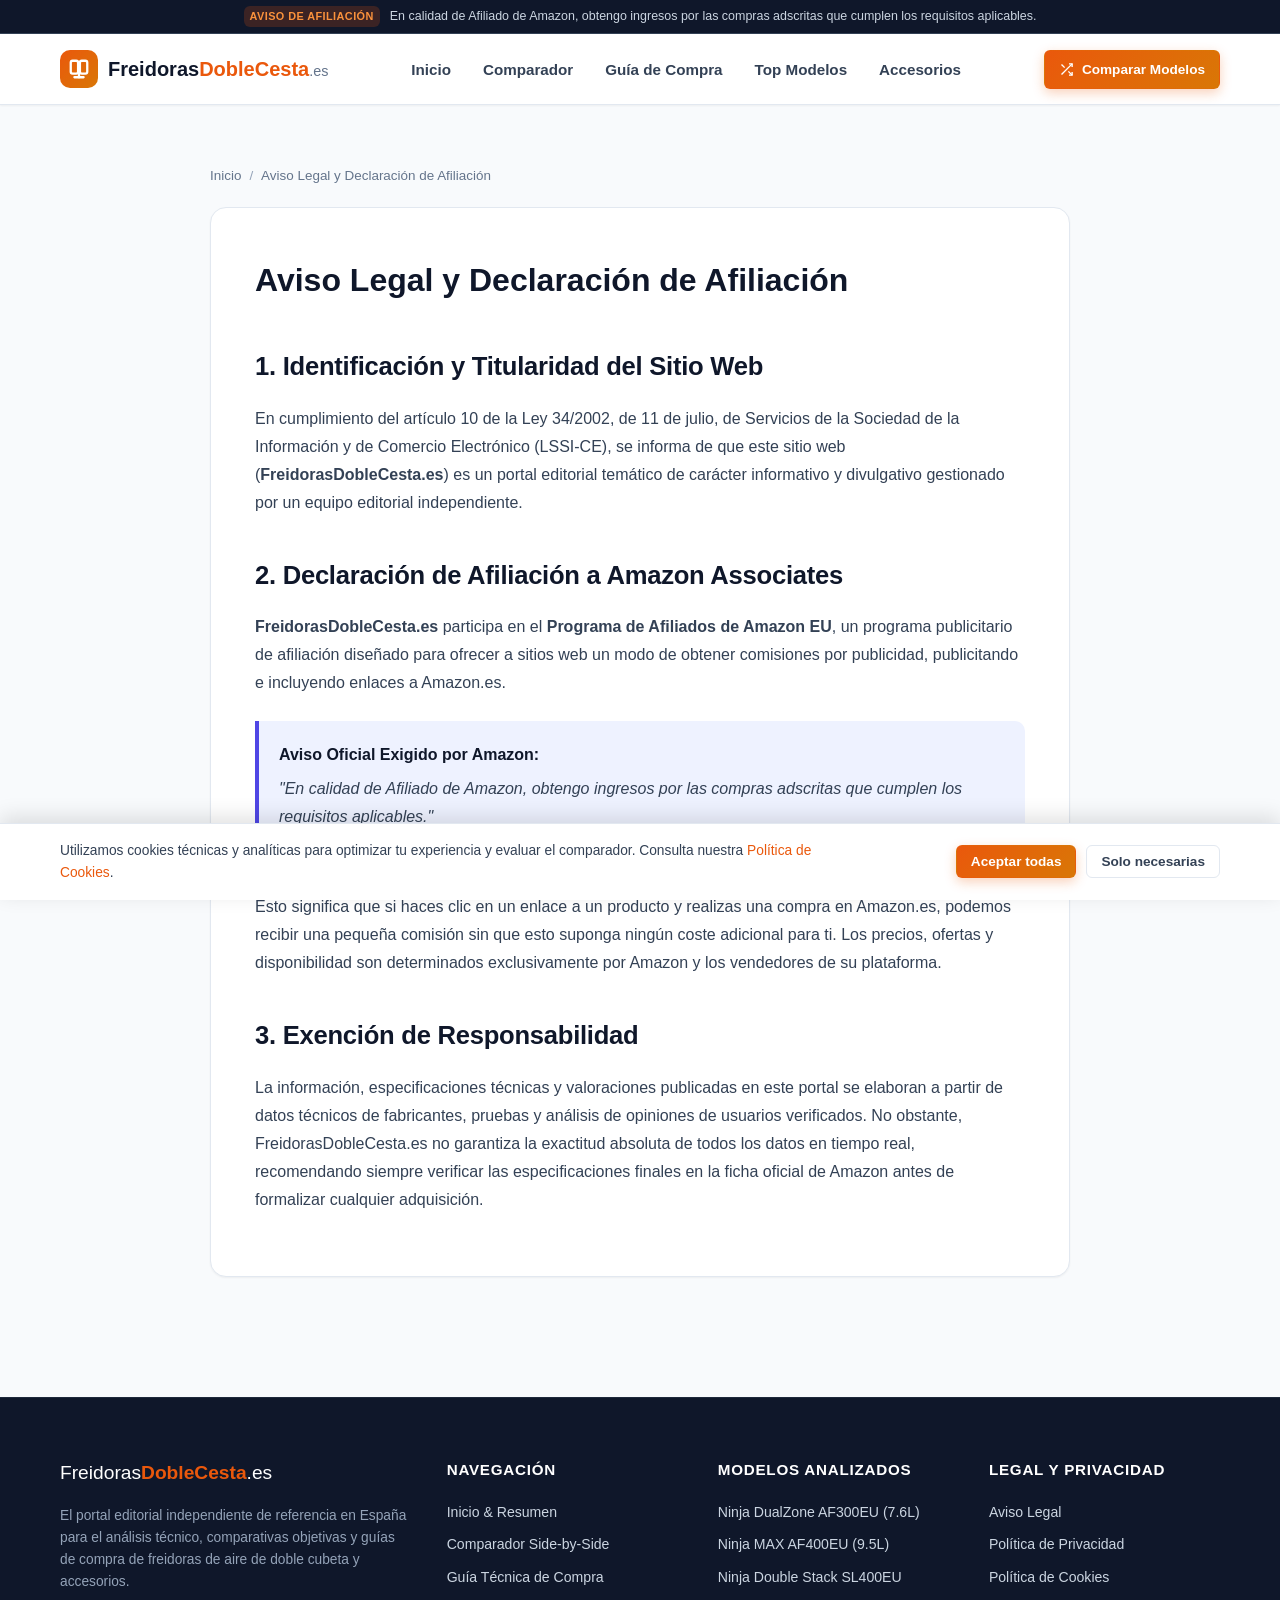
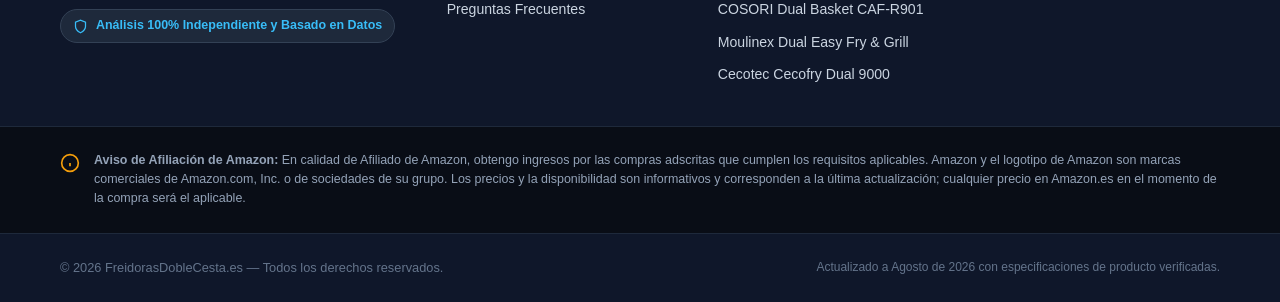
<file: aviso-legal.html>
<!DOCTYPE html>
<html lang="es">
<head>
  <meta charset="UTF-8">
  <meta name="viewport" content="width=device-width, initial-scale=1.0">
  <title>Aviso Legal y Declaración de Afiliación — FreidorasDobleCesta.es</title>
  <meta name="robots" content="noindex, follow">
  <link rel="stylesheet" href="assets/css/styles.css?v=20260820">
  <script defer src="assets/js/main.js?v=20260820"></script>
</head>
<body>
  
  <!-- Top Amazon Disclaimer Bar -->
  <aside class="top-disclaimer-bar">
    <div class="container top-bar-inner">
      <span class="disclosure-tag">Aviso de Afiliación</span>
      <p class="disclosure-text">En calidad de Afiliado de Amazon, obtengo ingresos por las compras adscritas que cumplen los requisitos aplicables.</p>
    </div>
  </aside>

  <!-- Site Header -->
  <header class="site-header">
    <div class="container header-container">
      <a href="index.html" class="logo-link" aria-label="Página de Inicio - FreidorasDobleCesta.es">
        <div class="logo-icon">
          <svg width="22" height="22" viewBox="0 0 24 24" fill="none" stroke="currentColor" stroke-width="2.5" stroke-linecap="round" stroke-linejoin="round"><rect x="3" y="3" width="8" height="14" rx="2"/><rect x="13" y="3" width="8" height="14" rx="2"/><path d="M7 21h10"/><path d="M12 17v4"/></svg>
        </div>
        <span class="logo-text">Freidoras<strong>DobleCesta</strong><span class="tld">.es</span></span>
      </a>

      <nav class="main-nav" id="mainNav" aria-label="Navegación principal">
        <ul class="nav-list">
          <li><a href="index.html" >Inicio</a></li>
          <li><a href="comparador.html" >Comparador</a></li>
          <li><a href="guia-compra.html" >Guía de Compra</a></li>
          <li><a href="index.html#modelos-destacados" >Top Modelos</a></li>
          <li><a href="index.html#accesorios">Accesorios</a></li>
        </ul>
      </nav>

      <div class="header-actions">
        <a href="comparador.html" class="btn btn-sm btn-primary header-cta">
          <svg width="15" height="15" viewBox="0 0 24 24" fill="none" stroke="currentColor" stroke-width="2.2"><path d="M16 3h5v5"/><path d="M4 20L21 3"/><path d="M21 16v5h-5"/><path d="M15 15l6 6"/><path d="M4 4l5 5"/></svg>
          Comparar Modelos
        </a>
        <button class="menu-toggle" id="menuToggle" aria-label="Abrir menú" aria-expanded="false">
          <span></span><span></span><span></span>
        </button>
      </div>
    </div>
  </header>


  <main class="container" style="padding: 40px 20px 80px; max-width: 900px;">
    <div class="breadcrumb">
      <a href="index.html">Inicio</a>
      <span class="sep">/</span>
      <span>Aviso Legal y Declaración de Afiliación</span>
    </div>

    <div class="guide-content">
      <h1 style="font-size: 2rem; font-weight: 800; color: #0f172a; margin-bottom: 24px;">Aviso Legal y Declaración de Afiliación</h1>
      
<h2>1. Identificación y Titularidad del Sitio Web</h2>
<p>En cumplimiento del artículo 10 de la Ley 34/2002, de 11 de julio, de Servicios de la Sociedad de la Información y de Comercio Electrónico (LSSI-CE), se informa de que este sitio web (<strong>FreidorasDobleCesta.es</strong>) es un portal editorial temático de carácter informativo y divulgativo gestionado por un equipo editorial independiente.</p>

<h2>2. Declaración de Afiliación a Amazon Associates</h2>
<p><strong>FreidorasDobleCesta.es</strong> participa en el <strong>Programa de Afiliados de Amazon EU</strong>, un programa publicitario de afiliación diseñado para ofrecer a sitios web un modo de obtener comisiones por publicidad, publicitando e incluyendo enlaces a Amazon.es.</p>
<div class="callout-box info">
  <div class="callout-title">Aviso Oficial Exigido por Amazon:</div>
  <p><em>"En calidad de Afiliado de Amazon, obtengo ingresos por las compras adscritas que cumplen los requisitos aplicables."</em></p>
</div>
<p>Esto significa que si haces clic en un enlace a un producto y realizas una compra en Amazon.es, podemos recibir una pequeña comisión sin que esto suponga ningún coste adicional para ti. Los precios, ofertas y disponibilidad son determinados exclusivamente por Amazon y los vendedores de su plataforma.</p>

<h2>3. Exención de Responsabilidad</h2>
<p>La información, especificaciones técnicas y valoraciones publicadas en este portal se elaboran a partir de datos técnicos de fabricantes, pruebas y análisis de opiniones de usuarios verificados. No obstante, FreidorasDobleCesta.es no garantiza la exactitud absoluta de todos los datos en tiempo real, recomendando siempre verificar las especificaciones finales en la ficha oficial de Amazon antes de formalizar cualquier adquisición.</p>

    </div>
  </main>

  
  <!-- Footer -->
  <footer class="site-footer">
    <div class="container footer-grid">
      <div class="footer-col brand-col">
        <div class="footer-logo">
          <span class="logo-text" style="color: #fff; font-size: 1.2rem;">Freidoras<strong style="color:#ea580c;">DobleCesta</strong>.es</span>
        </div>
        <p class="footer-desc">El portal editorial independiente de referencia en España para el análisis técnico, comparativas objetivas y guías de compra de freidoras de aire de doble cubeta y accesorios.</p>
        <div class="editorial-badge">
          <svg width="15" height="15" viewBox="0 0 24 24" fill="none" stroke="currentColor" stroke-width="2"><path d="M12 22s8-4 8-10V5l-8-3-8 3v7c0 6 8 10 8 10z"/></svg>
          <span>Análisis 100% Independiente y Basado en Datos</span>
        </div>
      </div>

      <div class="footer-col">
        <h4 class="footer-title">Navegación</h4>
        <ul class="footer-links">
          <li><a href="index.html">Inicio & Resumen</a></li>
          <li><a href="comparador.html">Comparador Side-by-Side</a></li>
          <li><a href="guia-compra.html">Guía Técnica de Compra</a></li>
          <li><a href="index.html#faq">Preguntas Frecuentes</a></li>
        </ul>
      </div>

      <div class="footer-col">
        <h4 class="footer-title">Modelos Analizados</h4>
        <ul class="footer-links">
          <li><a href="fichas/ninja-foodi-dualzone-af300eu.html">Ninja DualZone AF300EU (7.6L)</a></li>
          <li><a href="fichas/ninja-foodi-max-dualzone-af400eu.html">Ninja MAX AF400EU (9.5L)</a></li>
          <li><a href="fichas/ninja-double-stack-xl-sl400eu.html">Ninja Double Stack SL400EU</a></li>
          <li><a href="fichas/cosori-dual-basket-caf-r901.html">COSORI Dual Basket CAF-R901</a></li>
          <li><a href="fichas/moulinex-dual-easy-fry-grill-ez901820.html">Moulinex Dual Easy Fry & Grill</a></li>
          <li><a href="fichas/cecotec-cecofry-dual-9000.html">Cecotec Cecofry Dual 9000</a></li>
        </ul>
      </div>

      <div class="footer-col">
        <h4 class="footer-title">Legal y Privacidad</h4>
        <ul class="footer-links">
          <li><a href="aviso-legal.html">Aviso Legal</a></li>
          <li><a href="privacidad.html">Política de Privacidad</a></li>
          <li><a href="cookies.html">Política de Cookies</a></li>
        </ul>
      </div>
    </div>

    <!-- Official Amazon Associates Mandatory Disclosure -->
    <div class="footer-disclaimer-box">
      <div class="container">
        <div class="disclaimer-content">
          <svg width="20" height="20" viewBox="0 0 24 24" fill="none" stroke="currentColor" stroke-width="2" class="disclaimer-icon"><circle cx="12" cy="12" r="10"/><line x1="12" y1="16" x2="12" y2="12"/><line x1="12" y1="8" x2="12.01" y2="8"/></svg>
          <p><strong>Aviso de Afiliación de Amazon:</strong> En calidad de Afiliado de Amazon, obtengo ingresos por las compras adscritas que cumplen los requisitos aplicables. Amazon y el logotipo de Amazon son marcas comerciales de Amazon.com, Inc. o de sociedades de su grupo. Los precios y la disponibilidad son informativos y corresponden a la última actualización; cualquier precio en Amazon.es en el momento de la compra será el aplicable.</p>
        </div>
      </div>
    </div>

    <div class="footer-bottom">
      <div class="container footer-bottom-inner">
        <p>&copy; 2026 FreidorasDobleCesta.es — Todos los derechos reservados.</p>
        <p class="text-subtle">Actualizado a Agosto de 2026 con especificaciones de producto verificadas.</p>
      </div>
    </div>
  </footer>

  <!-- Cookie Consent Banner -->
  <div id="cookieBanner" class="cookie-banner" role="dialog" aria-live="polite">
    <div class="container cookie-inner">
      <p class="cookie-text">Utilizamos cookies técnicas y analíticas para optimizar tu experiencia y evaluar el comparador. Consulta nuestra <a href="cookies.html">Política de Cookies</a>.</p>
      <div class="cookie-actions">
        <button id="acceptCookies" class="btn btn-sm btn-primary">Aceptar todas</button>
        <button id="rejectCookies" class="btn btn-sm btn-outline">Solo necesarias</button>
      </div>
    </div>
  </div>

</body>
</html>
</file>
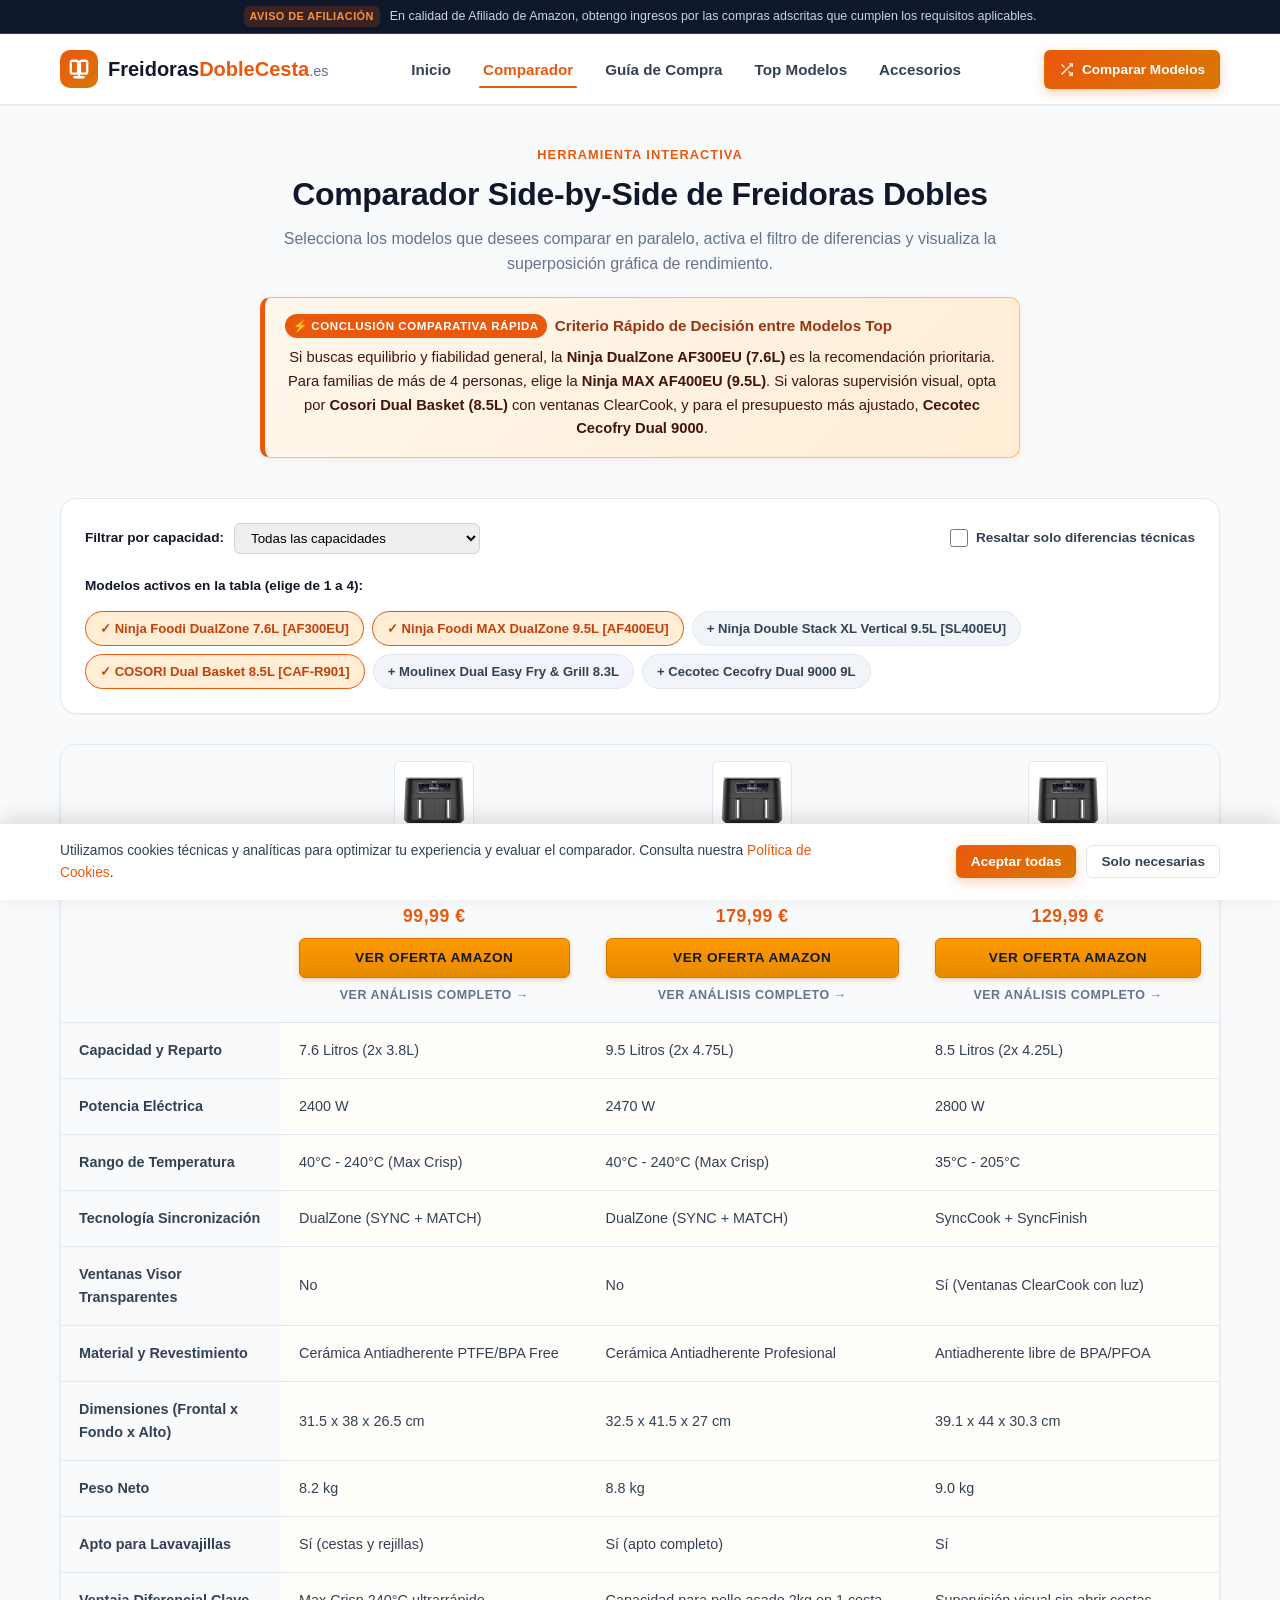
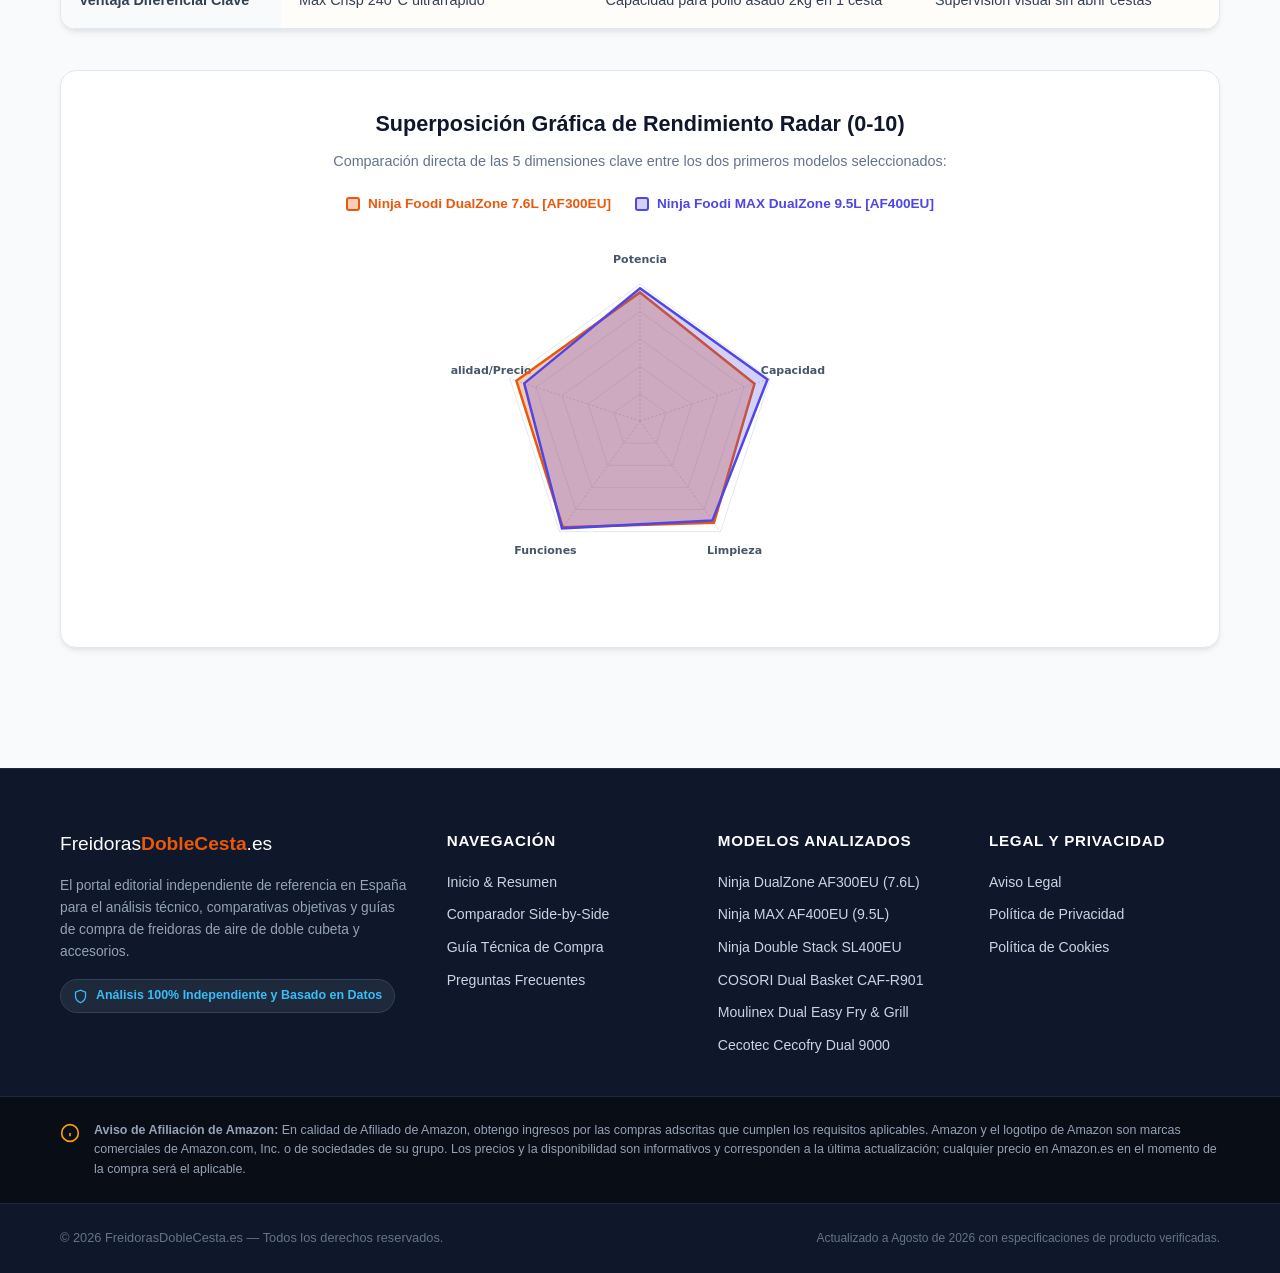
<file: comparador.html>
<!DOCTYPE html>

<html lang="es">
<head>
<meta charset="utf-8"/>
<meta content="width=device-width, initial-scale=1.0" name="viewport"/>
<title>Comparador Interactivo de Freidoras de Aire Doble Cesta 2026</title>
<meta content="Compara en paralelo las características técnicas, medidas, capacidades y radar charts de las freidoras de aire de doble cubeta Ninja, Cosori, Moulinex y Cecotec." name="description"/>
<link href="https://freidorasdoblecesta.es/comparador.html" rel="canonical"/>
<link href="assets/css/styles.css?v=20260820" rel="stylesheet"/>
<script defer="" src="assets/js/main.js?v=20260820"></script>
<script defer="" src="assets/js/comparador.js?v=20260820"></script>
 <!-- Cloudflare & AI Engine Crawler Hints (AEO / GEO Directives) -->
<meta content="index, follow, max-image-preview:large, max-snippet:-1, max-video-preview:-1" name="robots"/>
<meta content="index, follow, max-snippet:-1, max-image-preview:large" name="googlebot"/>
<meta content="index, follow, max-snippet:-1, max-image-preview:large" name="bingbot"/>
<meta content="index, follow" name="anthropic-ai"/>
<meta content="index, follow" name="gptbot"/>
<meta content="index, follow" name="perplexitybot"/>
<meta content="index, follow" name="google-extended"/>
<meta content="index, follow" name="cohere-ai"/><script type="application/ld+json">
{
  "@context": "https://schema.org",
  "@type": "BreadcrumbList",
  "itemListElement": [
    {
      "@type": "ListItem",
      "position": 1,
      "name": "Inicio",
      "item": "https://freidorasdoblecesta.es/index.html"
    },
    {
      "@type": "ListItem",
      "position": 2,
      "name": "Comparador Side-by-Side",
      "item": "https://freidorasdoblecesta.es/comparador.html"
    }
  ]
}
</script><script type="application/ld+json">
{
  "@context": "https://schema.org",
  "@type": "FAQPage",
  "mainEntity": [
    {
      "@type": "Question",
      "name": "¿Cómo comparar adecuadamente dos freidoras de aire de doble cesta?",
      "acceptedAnswer": {
        "@type": "Answer",
        "text": "Debes fijarte en la potencia total por cesta (mínimo 1200W por cubeta), la presencia de sincronización inteligente de tiempo (SYNC/MATCH), el tipo de recubrimiento antiadherente cerámico libre de tóxicos y las dimensiones frontales para verificar que encaja en tu encimera."
      }
    },
    {
      "@type": "Question",
      "name": "¿Qué diferencia hay entre cubetas simétricas y asimétricas?",
      "acceptedAnswer": {
        "@type": "Answer",
        "text": "Las cubetas simétricas (ej. 2x 3.8L o 2x 4.75L) reparten el espacio al 50% para cocinar dos cantidades iguales. Las cubetas asimétricas (ej. Moulinex 5.2L + 3.1L) priorizan una cesta principal grande para carnes o pescados voluminosos y una pequeña para guarniciones."
      }
    }
  ]
}
</script></head>
<body>
<!-- Top Amazon Disclaimer Bar -->
<aside class="top-disclaimer-bar">
<div class="container top-bar-inner">
<span class="disclosure-tag">Aviso de Afiliación</span>
<p class="disclosure-text">En calidad de Afiliado de Amazon, obtengo ingresos por las compras adscritas que cumplen los requisitos aplicables.</p>
</div>
</aside>
<!-- Site Header -->
<header class="site-header">
<div class="container header-container">
<a aria-label="Página de Inicio - FreidorasDobleCesta.es" class="logo-link" href="index.html">
<div class="logo-icon">
<svg fill="none" height="22" stroke="currentColor" stroke-linecap="round" stroke-linejoin="round" stroke-width="2.5" viewbox="0 0 24 24" width="22"><rect height="14" rx="2" width="8" x="3" y="3"></rect><rect height="14" rx="2" width="8" x="13" y="3"></rect><path d="M7 21h10"></path><path d="M12 17v4"></path></svg>
</div>
<span class="logo-text">Freidoras<strong>DobleCesta</strong><span class="tld">.es</span></span>
</a>
<nav aria-label="Navegación principal" class="main-nav" id="mainNav">
<ul class="nav-list">
<li><a href="index.html">Inicio</a></li>
<li><a class="active" href="comparador.html">Comparador</a></li>
<li><a href="guia-compra.html">Guía de Compra</a></li>
<li><a href="index.html#modelos-destacados">Top Modelos</a></li>
<li><a href="index.html#accesorios">Accesorios</a></li>
</ul>
</nav>
<div class="header-actions">
<a class="btn btn-sm btn-primary header-cta" href="comparador.html">
<svg fill="none" height="15" stroke="currentColor" stroke-width="2.2" viewbox="0 0 24 24" width="15"><path d="M16 3h5v5"></path><path d="M4 20L21 3"></path><path d="M21 16v5h-5"></path><path d="M15 15l6 6"></path><path d="M4 4l5 5"></path></svg>
          Comparar Modelos
        </a>
<button aria-expanded="false" aria-label="Abrir menú" class="menu-toggle" id="menuToggle">
<span></span><span></span><span></span>
</button>
</div>
</div>
</header>
<main class="container" style="padding: 40px 20px 80px;">
<div class="section-header">
<span class="section-tag">Herramienta Interactiva</span>
<h1 class="section-title">Comparador Side-by-Side de Freidoras Dobles</h1>
<p class="section-desc">Selecciona los modelos que desees comparar en paralelo, activa el filtro de diferencias y visualiza la superposición gráfica de rendimiento.</p>

<div class="aeo-answer-first" style="margin-top: 20px;">
<div class="aeo-answer-header">
<span class="aeo-badge">⚡ Conclusión Comparativa Rápida</span>
<span class="aeo-answer-title">Criterio Rápido de Decisión entre Modelos Top</span>
</div>
<p class="aeo-answer-text">
            Si buscas equilibrio y fiabilidad general, la <strong>Ninja DualZone AF300EU (7.6L)</strong> es la recomendación prioritaria. Para familias de más de 4 personas, elige la <strong>Ninja MAX AF400EU (9.5L)</strong>. Si valoras supervisión visual, opta por <strong>Cosori Dual Basket (8.5L)</strong> con ventanas ClearCook, y para el presupuesto más ajustado, <strong>Cecotec Cecofry Dual 9000</strong>.
          </p>
</div>
</div>
<!-- Controls Bar -->
<div class="comparator-controls">
<div class="filter-bar">
<div class="filter-group">
<span class="filter-label">Filtrar por capacidad:</span>
<select id="capacityFilter" style="padding: 6px 12px; border-radius: 6px; border: 1px solid #cbd5e1; font-family: inherit;">
<option value="all">Todas las capacidades</option>
<option value="large">Gran Capacidad (≥ 9.0 Litros)</option>
<option value="mid">Capacidad Estándar (&lt; 9.0 Litros)</option>
</select>
</div>
<label class="diff-toggle-wrap">
<input id="diffToggle" type="checkbox"/>
<span>Resaltar solo diferencias técnicas</span>
</label>
</div>
<div style="margin-top: 18px;">
<span class="filter-label">Modelos activos en la tabla (elige de 1 a 4):</span>
<div class="product-picker" id="productChips">
<!-- Dynamic Chips injected by comparador.js -->
</div>
</div>
</div>
<!-- Side by Side Comparison Matrix -->
<div class="table-wrapper" id="comparisonMatrix">
<!-- Dynamic Table injected by comparador.js -->
</div>
<!-- Dual Radar Chart Overlay Canvas -->
<div class="cluster-block" style="margin-top: 40px;">
<h2 style="font-size: 1.35rem; font-weight: 800; color: #0f172a; margin-bottom: 8px; text-align: center;">Superposición Gráfica de Rendimiento Radar (0-10)</h2>
<p style="text-align: center; color: #64748b; font-size: 0.9rem; margin-bottom: 20px;">Comparación directa de las 5 dimensiones clave entre los dos primeros modelos seleccionados:</p>
<div style="display: flex; flex-direction: column; align-items: center; justify-content: center;">
<div id="radarLegend" style="display: flex; gap: 24px; margin-bottom: 16px; flex-wrap: wrap; justify-content: center;"></div>
<canvas height="380" id="dualRadarCanvas" style="max-width: 100%; height: auto;" width="380"></canvas>
</div>
</div>
</main>
<!-- Footer -->
<footer class="site-footer">
<div class="container footer-grid">
<div class="footer-col brand-col">
<div class="footer-logo">
<span class="logo-text" style="color: #fff; font-size: 1.2rem;">Freidoras<strong style="color:#ea580c;">DobleCesta</strong>.es</span>
</div>
<p class="footer-desc">El portal editorial independiente de referencia en España para el análisis técnico, comparativas objetivas y guías de compra de freidoras de aire de doble cubeta y accesorios.</p>
<div class="editorial-badge">
<svg fill="none" height="15" stroke="currentColor" stroke-width="2" viewbox="0 0 24 24" width="15"><path d="M12 22s8-4 8-10V5l-8-3-8 3v7c0 6 8 10 8 10z"></path></svg>
<span>Análisis 100% Independiente y Basado en Datos</span>
</div>
</div>
<div class="footer-col">
<h4 class="footer-title">Navegación</h4>
<ul class="footer-links">
<li><a href="index.html">Inicio &amp; Resumen</a></li>
<li><a href="comparador.html">Comparador Side-by-Side</a></li>
<li><a href="guia-compra.html">Guía Técnica de Compra</a></li>
<li><a href="index.html#faq">Preguntas Frecuentes</a></li>
</ul>
</div>
<div class="footer-col">
<h4 class="footer-title">Modelos Analizados</h4>
<ul class="footer-links">
<li><a href="fichas/ninja-foodi-dualzone-af300eu.html">Ninja DualZone AF300EU (7.6L)</a></li>
<li><a href="fichas/ninja-foodi-max-dualzone-af400eu.html">Ninja MAX AF400EU (9.5L)</a></li>
<li><a href="fichas/ninja-double-stack-xl-sl400eu.html">Ninja Double Stack SL400EU</a></li>
<li><a href="fichas/cosori-dual-basket-caf-r901.html">COSORI Dual Basket CAF-R901</a></li>
<li><a href="fichas/moulinex-dual-easy-fry-grill-ez901820.html">Moulinex Dual Easy Fry &amp; Grill</a></li>
<li><a href="fichas/cecotec-cecofry-dual-9000.html">Cecotec Cecofry Dual 9000</a></li>
</ul>
</div>
<div class="footer-col">
<h4 class="footer-title">Legal y Privacidad</h4>
<ul class="footer-links">
<li><a href="aviso-legal.html">Aviso Legal</a></li>
<li><a href="privacidad.html">Política de Privacidad</a></li>
<li><a href="cookies.html">Política de Cookies</a></li>
</ul>
</div>
</div>
<!-- Official Amazon Associates Mandatory Disclosure -->
<div class="footer-disclaimer-box">
<div class="container">
<div class="disclaimer-content">
<svg class="disclaimer-icon" fill="none" height="20" stroke="currentColor" stroke-width="2" viewbox="0 0 24 24" width="20"><circle cx="12" cy="12" r="10"></circle><line x1="12" x2="12" y1="16" y2="12"></line><line x1="12" x2="12.01" y1="8" y2="8"></line></svg>
<p><strong>Aviso de Afiliación de Amazon:</strong> En calidad de Afiliado de Amazon, obtengo ingresos por las compras adscritas que cumplen los requisitos aplicables. Amazon y el logotipo de Amazon son marcas comerciales de Amazon.com, Inc. o de sociedades de su grupo. Los precios y la disponibilidad son informativos y corresponden a la última actualización; cualquier precio en Amazon.es en el momento de la compra será el aplicable.</p>
</div>
</div>
</div>
<div class="footer-bottom">
<div class="container footer-bottom-inner">
<p>© 2026 FreidorasDobleCesta.es — Todos los derechos reservados.</p>
<p class="text-subtle">Actualizado a Agosto de 2026 con especificaciones de producto verificadas.</p>
</div>
</div>
</footer>
<!-- Cookie Consent Banner -->
<div aria-live="polite" class="cookie-banner" id="cookieBanner" role="dialog">
<div class="container cookie-inner">
<p class="cookie-text">Utilizamos cookies técnicas y analíticas para optimizar tu experiencia y evaluar el comparador. Consulta nuestra <a href="cookies.html">Política de Cookies</a>.</p>
<div class="cookie-actions">
<button class="btn btn-sm btn-primary" id="acceptCookies">Aceptar todas</button>
<button class="btn btn-sm btn-outline" id="rejectCookies">Solo necesarias</button>
</div>
</div>
</div>
</body>
</html>
</file>
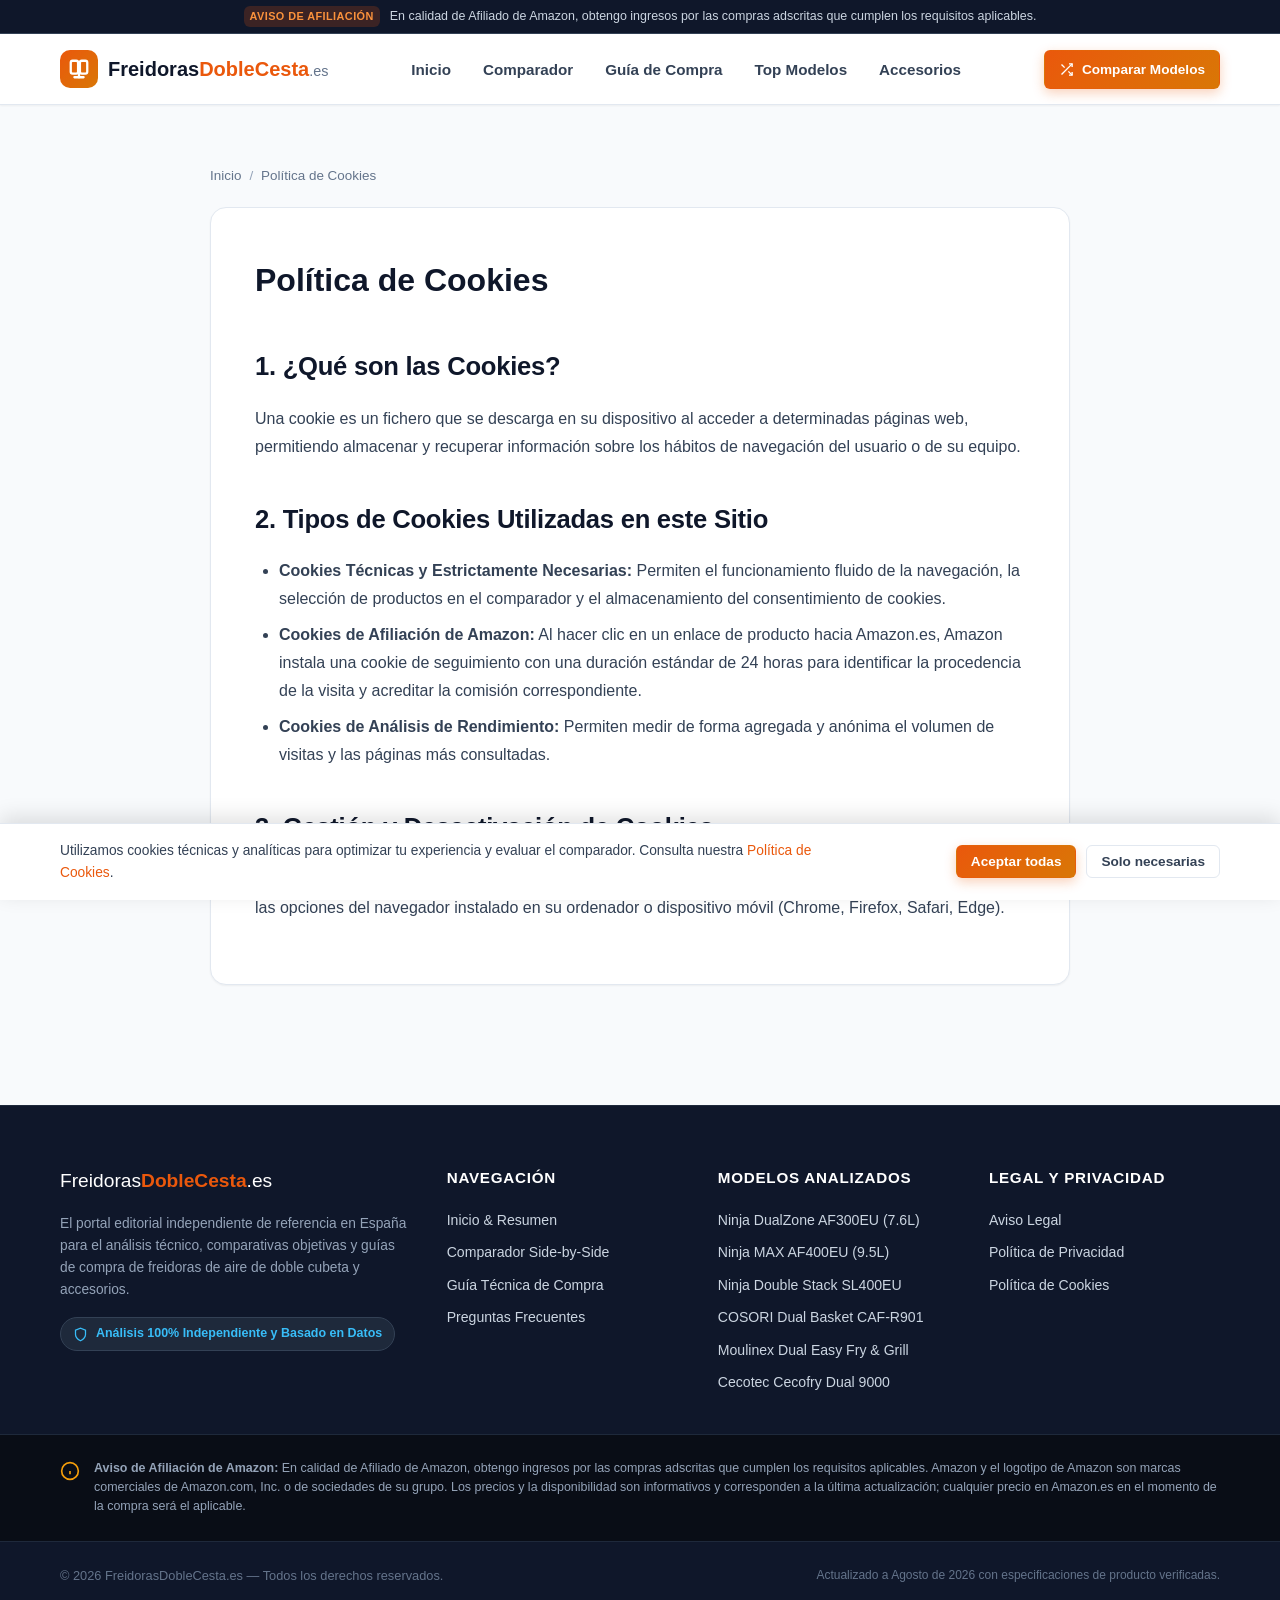
<file: cookies.html>
<!DOCTYPE html>
<html lang="es">
<head>
  <meta charset="UTF-8">
  <meta name="viewport" content="width=device-width, initial-scale=1.0">
  <title>Política de Cookies — FreidorasDobleCesta.es</title>
  <meta name="robots" content="noindex, follow">
  <link rel="stylesheet" href="assets/css/styles.css?v=20260820">
  <script defer src="assets/js/main.js?v=20260820"></script>
</head>
<body>
  
  <!-- Top Amazon Disclaimer Bar -->
  <aside class="top-disclaimer-bar">
    <div class="container top-bar-inner">
      <span class="disclosure-tag">Aviso de Afiliación</span>
      <p class="disclosure-text">En calidad de Afiliado de Amazon, obtengo ingresos por las compras adscritas que cumplen los requisitos aplicables.</p>
    </div>
  </aside>

  <!-- Site Header -->
  <header class="site-header">
    <div class="container header-container">
      <a href="index.html" class="logo-link" aria-label="Página de Inicio - FreidorasDobleCesta.es">
        <div class="logo-icon">
          <svg width="22" height="22" viewBox="0 0 24 24" fill="none" stroke="currentColor" stroke-width="2.5" stroke-linecap="round" stroke-linejoin="round"><rect x="3" y="3" width="8" height="14" rx="2"/><rect x="13" y="3" width="8" height="14" rx="2"/><path d="M7 21h10"/><path d="M12 17v4"/></svg>
        </div>
        <span class="logo-text">Freidoras<strong>DobleCesta</strong><span class="tld">.es</span></span>
      </a>

      <nav class="main-nav" id="mainNav" aria-label="Navegación principal">
        <ul class="nav-list">
          <li><a href="index.html" >Inicio</a></li>
          <li><a href="comparador.html" >Comparador</a></li>
          <li><a href="guia-compra.html" >Guía de Compra</a></li>
          <li><a href="index.html#modelos-destacados" >Top Modelos</a></li>
          <li><a href="index.html#accesorios">Accesorios</a></li>
        </ul>
      </nav>

      <div class="header-actions">
        <a href="comparador.html" class="btn btn-sm btn-primary header-cta">
          <svg width="15" height="15" viewBox="0 0 24 24" fill="none" stroke="currentColor" stroke-width="2.2"><path d="M16 3h5v5"/><path d="M4 20L21 3"/><path d="M21 16v5h-5"/><path d="M15 15l6 6"/><path d="M4 4l5 5"/></svg>
          Comparar Modelos
        </a>
        <button class="menu-toggle" id="menuToggle" aria-label="Abrir menú" aria-expanded="false">
          <span></span><span></span><span></span>
        </button>
      </div>
    </div>
  </header>


  <main class="container" style="padding: 40px 20px 80px; max-width: 900px;">
    <div class="breadcrumb">
      <a href="index.html">Inicio</a>
      <span class="sep">/</span>
      <span>Política de Cookies</span>
    </div>

    <div class="guide-content">
      <h1 style="font-size: 2rem; font-weight: 800; color: #0f172a; margin-bottom: 24px;">Política de Cookies</h1>
      
<h2>1. ¿Qué son las Cookies?</h2>
<p>Una cookie es un fichero que se descarga en su dispositivo al acceder a determinadas páginas web, permitiendo almacenar y recuperar información sobre los hábitos de navegación del usuario o de su equipo.</p>

<h2>2. Tipos de Cookies Utilizadas en este Sitio</h2>
<ul>
  <li><strong>Cookies Técnicas y Estrictamente Necesarias:</strong> Permiten el funcionamiento fluido de la navegación, la selección de productos en el comparador y el almacenamiento del consentimiento de cookies.</li>
  <li><strong>Cookies de Afiliación de Amazon:</strong> Al hacer clic en un enlace de producto hacia Amazon.es, Amazon instala una cookie de seguimiento con una duración estándar de 24 horas para identificar la procedencia de la visita y acreditar la comisión correspondiente.</li>
  <li><strong>Cookies de Análisis de Rendimiento:</strong> Permiten medir de forma agregada y anónima el volumen de visitas y las páginas más consultadas.</li>
</ul>

<h2>3. Gestión y Desactivación de Cookies</h2>
<p>Usted puede permitir, bloquear o eliminar las cookies instaladas en su equipo mediante la configuración de las opciones del navegador instalado en su ordenador o dispositivo móvil (Chrome, Firefox, Safari, Edge).</p>

    </div>
  </main>

  
  <!-- Footer -->
  <footer class="site-footer">
    <div class="container footer-grid">
      <div class="footer-col brand-col">
        <div class="footer-logo">
          <span class="logo-text" style="color: #fff; font-size: 1.2rem;">Freidoras<strong style="color:#ea580c;">DobleCesta</strong>.es</span>
        </div>
        <p class="footer-desc">El portal editorial independiente de referencia en España para el análisis técnico, comparativas objetivas y guías de compra de freidoras de aire de doble cubeta y accesorios.</p>
        <div class="editorial-badge">
          <svg width="15" height="15" viewBox="0 0 24 24" fill="none" stroke="currentColor" stroke-width="2"><path d="M12 22s8-4 8-10V5l-8-3-8 3v7c0 6 8 10 8 10z"/></svg>
          <span>Análisis 100% Independiente y Basado en Datos</span>
        </div>
      </div>

      <div class="footer-col">
        <h4 class="footer-title">Navegación</h4>
        <ul class="footer-links">
          <li><a href="index.html">Inicio & Resumen</a></li>
          <li><a href="comparador.html">Comparador Side-by-Side</a></li>
          <li><a href="guia-compra.html">Guía Técnica de Compra</a></li>
          <li><a href="index.html#faq">Preguntas Frecuentes</a></li>
        </ul>
      </div>

      <div class="footer-col">
        <h4 class="footer-title">Modelos Analizados</h4>
        <ul class="footer-links">
          <li><a href="fichas/ninja-foodi-dualzone-af300eu.html">Ninja DualZone AF300EU (7.6L)</a></li>
          <li><a href="fichas/ninja-foodi-max-dualzone-af400eu.html">Ninja MAX AF400EU (9.5L)</a></li>
          <li><a href="fichas/ninja-double-stack-xl-sl400eu.html">Ninja Double Stack SL400EU</a></li>
          <li><a href="fichas/cosori-dual-basket-caf-r901.html">COSORI Dual Basket CAF-R901</a></li>
          <li><a href="fichas/moulinex-dual-easy-fry-grill-ez901820.html">Moulinex Dual Easy Fry & Grill</a></li>
          <li><a href="fichas/cecotec-cecofry-dual-9000.html">Cecotec Cecofry Dual 9000</a></li>
        </ul>
      </div>

      <div class="footer-col">
        <h4 class="footer-title">Legal y Privacidad</h4>
        <ul class="footer-links">
          <li><a href="aviso-legal.html">Aviso Legal</a></li>
          <li><a href="privacidad.html">Política de Privacidad</a></li>
          <li><a href="cookies.html">Política de Cookies</a></li>
        </ul>
      </div>
    </div>

    <!-- Official Amazon Associates Mandatory Disclosure -->
    <div class="footer-disclaimer-box">
      <div class="container">
        <div class="disclaimer-content">
          <svg width="20" height="20" viewBox="0 0 24 24" fill="none" stroke="currentColor" stroke-width="2" class="disclaimer-icon"><circle cx="12" cy="12" r="10"/><line x1="12" y1="16" x2="12" y2="12"/><line x1="12" y1="8" x2="12.01" y2="8"/></svg>
          <p><strong>Aviso de Afiliación de Amazon:</strong> En calidad de Afiliado de Amazon, obtengo ingresos por las compras adscritas que cumplen los requisitos aplicables. Amazon y el logotipo de Amazon son marcas comerciales de Amazon.com, Inc. o de sociedades de su grupo. Los precios y la disponibilidad son informativos y corresponden a la última actualización; cualquier precio en Amazon.es en el momento de la compra será el aplicable.</p>
        </div>
      </div>
    </div>

    <div class="footer-bottom">
      <div class="container footer-bottom-inner">
        <p>&copy; 2026 FreidorasDobleCesta.es — Todos los derechos reservados.</p>
        <p class="text-subtle">Actualizado a Agosto de 2026 con especificaciones de producto verificadas.</p>
      </div>
    </div>
  </footer>

  <!-- Cookie Consent Banner -->
  <div id="cookieBanner" class="cookie-banner" role="dialog" aria-live="polite">
    <div class="container cookie-inner">
      <p class="cookie-text">Utilizamos cookies técnicas y analíticas para optimizar tu experiencia y evaluar el comparador. Consulta nuestra <a href="cookies.html">Política de Cookies</a>.</p>
      <div class="cookie-actions">
        <button id="acceptCookies" class="btn btn-sm btn-primary">Aceptar todas</button>
        <button id="rejectCookies" class="btn btn-sm btn-outline">Solo necesarias</button>
      </div>
    </div>
  </div>

</body>
</html>
</file>
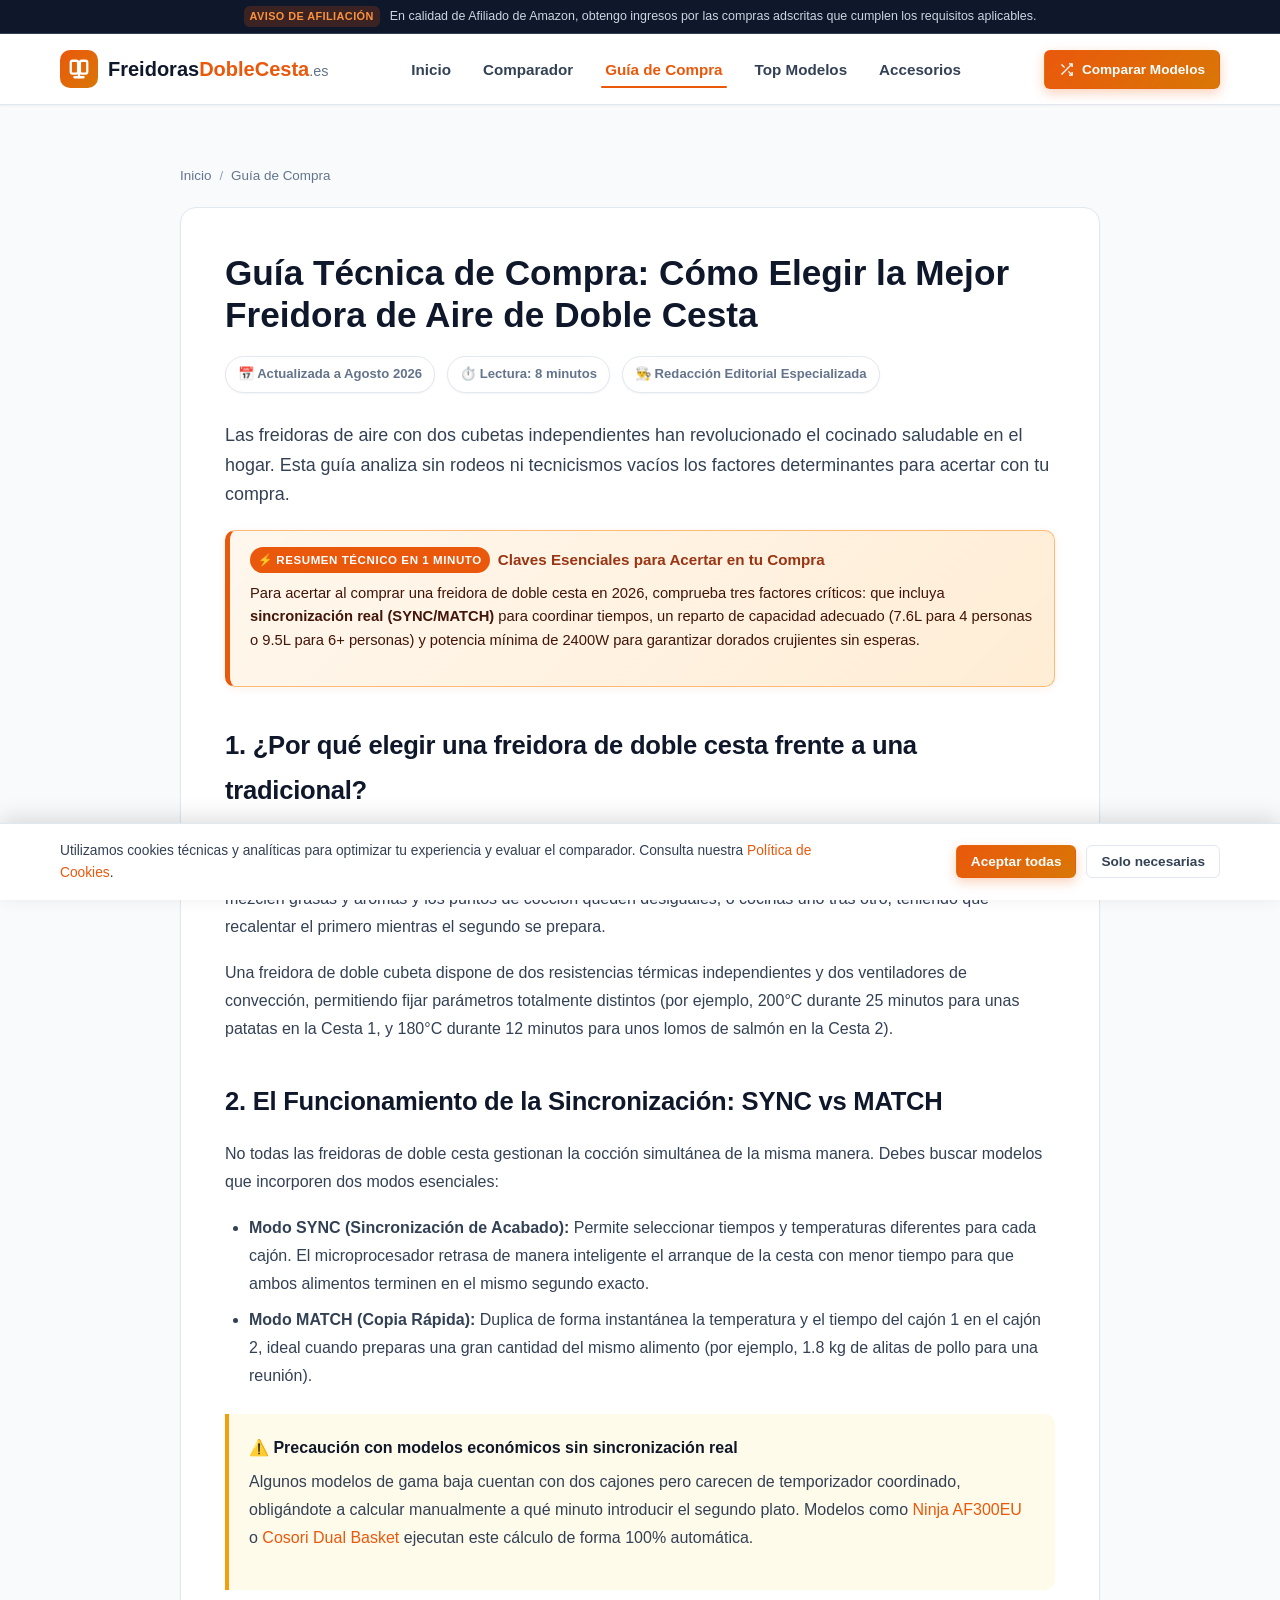
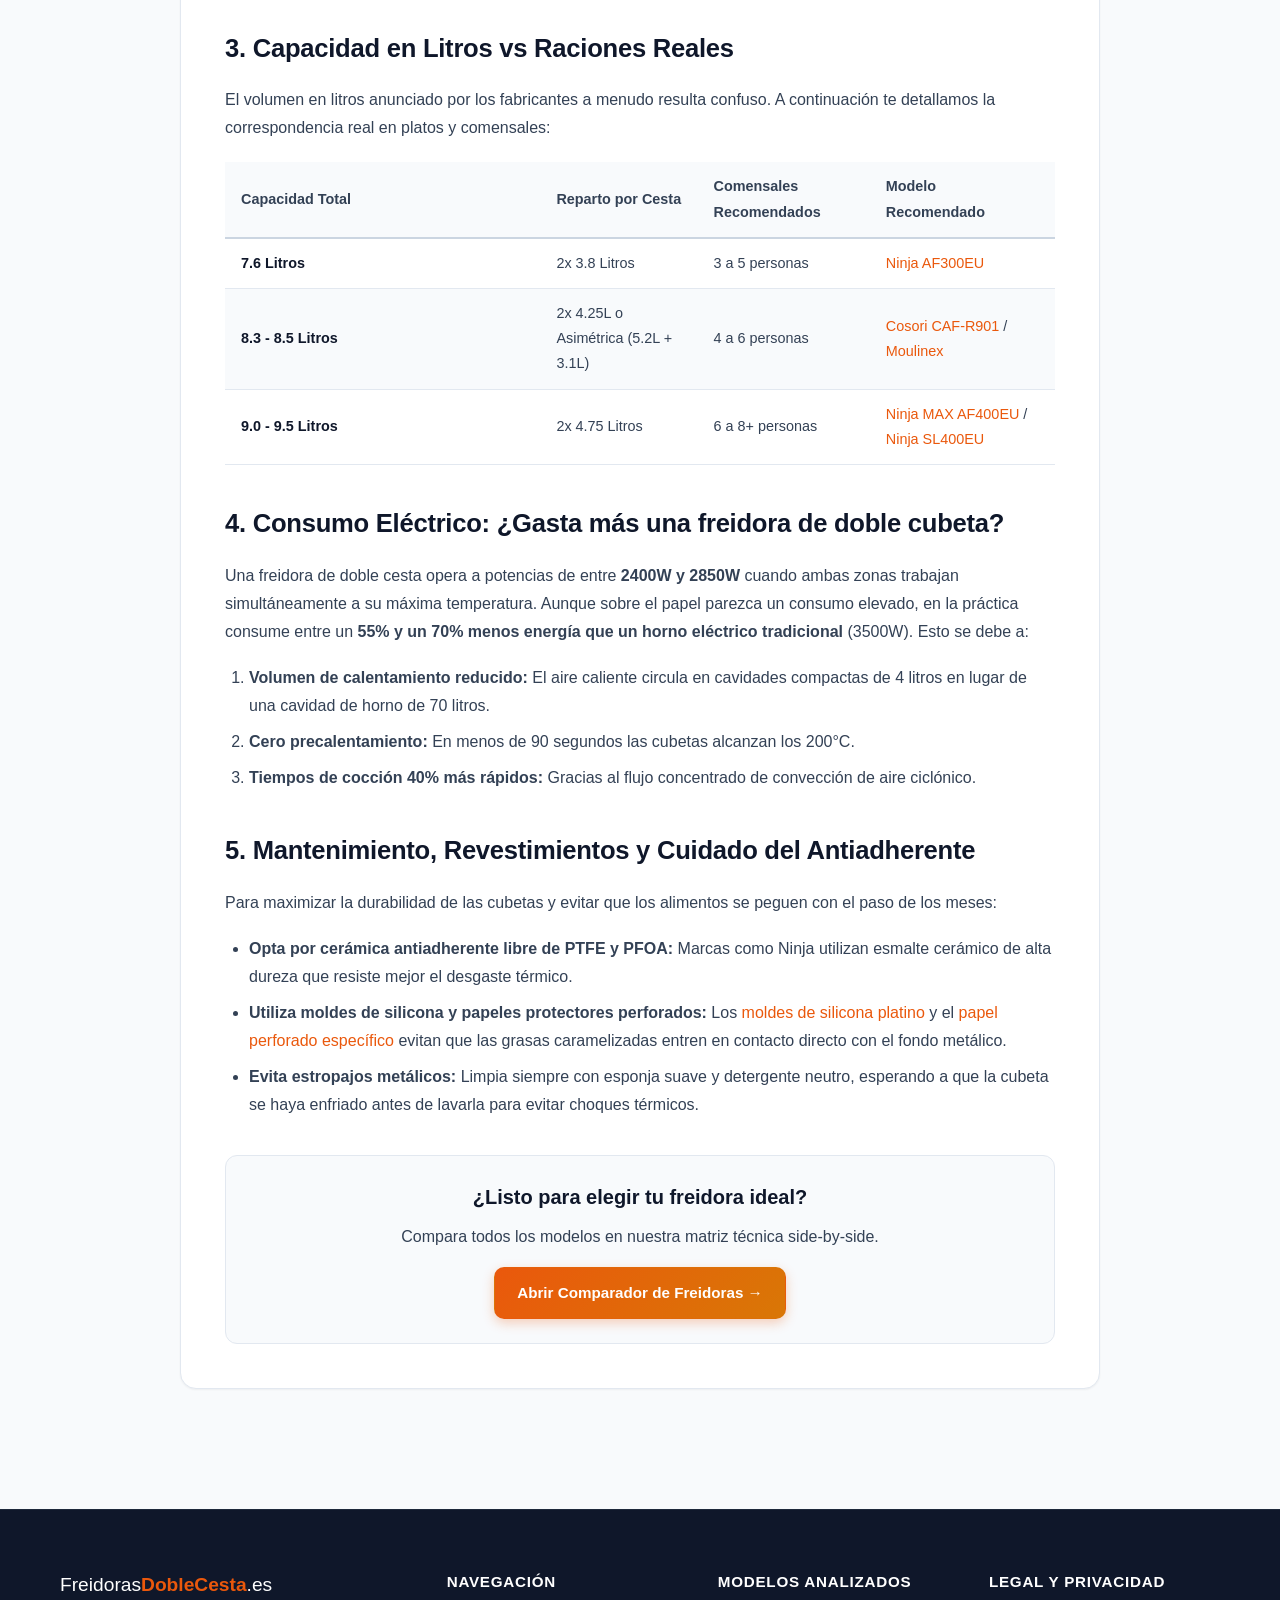
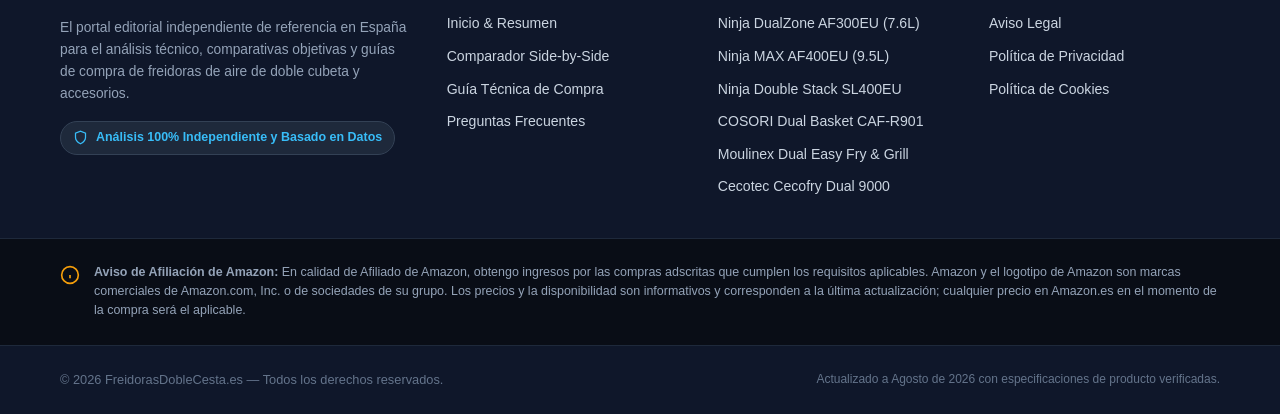
<file: guia-compra.html>
<!DOCTYPE html>

<html lang="es">
<head>
<meta charset="utf-8"/>
<meta content="width=device-width, initial-scale=1.0" name="viewport"/>
<title>Guía Definitiva de Freidoras de Aire de Doble Cesta (2026): Todo lo que Debes Saber</title>
<meta content="Guía técnica completa sobre capacidades reales en litros, tecnologías SYNC/MATCH, potencias eléctricas, consumos en la factura de la luz y mantenimiento antiadherente." name="description"/>
<link href="https://freidorasdoblecesta.es/guia-compra.html" rel="canonical"/>
<link href="assets/css/styles.css?v=20260820" rel="stylesheet"/>
<script defer="" src="assets/js/main.js?v=20260820"></script>
 <!-- Cloudflare & AI Engine Crawler Hints (AEO / GEO Directives) -->
<meta content="index, follow, max-image-preview:large, max-snippet:-1, max-video-preview:-1" name="robots"/>
<meta content="index, follow, max-snippet:-1, max-image-preview:large" name="googlebot"/>
<meta content="index, follow, max-snippet:-1, max-image-preview:large" name="bingbot"/>
<meta content="index, follow" name="anthropic-ai"/>
<meta content="index, follow" name="gptbot"/>
<meta content="index, follow" name="perplexitybot"/>
<meta content="index, follow" name="google-extended"/>
<meta content="index, follow" name="cohere-ai"/><script type="application/ld+json">
{
  "@context": "https://schema.org",
  "@type": "BreadcrumbList",
  "itemListElement": [
    {
      "@type": "ListItem",
      "position": 1,
      "name": "Inicio",
      "item": "https://freidorasdoblecesta.es/index.html"
    },
    {
      "@type": "ListItem",
      "position": 2,
      "name": "Guía de Compra",
      "item": "https://freidorasdoblecesta.es/guia-compra.html"
    }
  ]
}
</script><script type="application/ld+json">
{
  "@context": "https://schema.org",
  "@type": "Article",
  "headline": "Guía Definitiva de Freidoras de Aire de Doble Cesta (2026): Todo lo que Debes Saber",
  "description": "Guía técnica completa sobre capacidades reales en litros, tecnologías SYNC/MATCH, potencias eléctricas, consumos y mantenimiento antiadherente.",
  "author": {
    "@type": "Organization",
    "name": "FreidorasDobleCesta.es Lab Editorial"
  },
  "publisher": {
    "@type": "Organization",
    "name": "FreidorasDobleCesta.es",
    "url": "https://freidorasdoblecesta.es/"
  },
  "datePublished": "2026-08-20",
  "dateModified": "2026-08-20"
}
</script><script type="application/ld+json">
{
  "@context": "https://schema.org",
  "@type": "FAQPage",
  "mainEntity": [
    {
      "@type": "Question",
      "name": "¿Cuánta electricidad consume una freidora de doble cesta en comparación con un horno tradicional?",
      "acceptedAnswer": {
        "@type": "Answer",
        "text": "Una freidora de doble cesta consume entre un 55% y un 70% menos electricidad que un horno tradicional de 3000W-3500W, debido a su menor volumen de calentamiento y a que el aire caliente circula a mayor velocidad reduciendo el tiempo de cocinado a la mitad."
      }
    },
    {
      "@type": "Question",
      "name": "¿Cómo evitar que se estropee el teflón o antiadherente de las cestas?",
      "acceptedAnswer": {
        "@type": "Answer",
        "text": "Utiliza siempre moldes de silicona platino reutilizables o papel perforado desechable, evita usar sprays de aceite en aerosol con propelentes químicos y nunca utilices estropajos metálicos abrasivos al lavar las cubetas."
      }
    }
  ]
}
</script></head>
<body>
<!-- Top Amazon Disclaimer Bar -->
<aside class="top-disclaimer-bar">
<div class="container top-bar-inner">
<span class="disclosure-tag">Aviso de Afiliación</span>
<p class="disclosure-text">En calidad de Afiliado de Amazon, obtengo ingresos por las compras adscritas que cumplen los requisitos aplicables.</p>
</div>
</aside>
<!-- Site Header -->
<header class="site-header">
<div class="container header-container">
<a aria-label="Página de Inicio - FreidorasDobleCesta.es" class="logo-link" href="index.html">
<div class="logo-icon">
<svg fill="none" height="22" stroke="currentColor" stroke-linecap="round" stroke-linejoin="round" stroke-width="2.5" viewbox="0 0 24 24" width="22"><rect height="14" rx="2" width="8" x="3" y="3"></rect><rect height="14" rx="2" width="8" x="13" y="3"></rect><path d="M7 21h10"></path><path d="M12 17v4"></path></svg>
</div>
<span class="logo-text">Freidoras<strong>DobleCesta</strong><span class="tld">.es</span></span>
</a>
<nav aria-label="Navegación principal" class="main-nav" id="mainNav">
<ul class="nav-list">
<li><a href="index.html">Inicio</a></li>
<li><a href="comparador.html">Comparador</a></li>
<li><a class="active" href="guia-compra.html">Guía de Compra</a></li>
<li><a href="index.html#modelos-destacados">Top Modelos</a></li>
<li><a href="index.html#accesorios">Accesorios</a></li>
</ul>
</nav>
<div class="header-actions">
<a class="btn btn-sm btn-primary header-cta" href="comparador.html">
<svg fill="none" height="15" stroke="currentColor" stroke-width="2.2" viewbox="0 0 24 24" width="15"><path d="M16 3h5v5"></path><path d="M4 20L21 3"></path><path d="M21 16v5h-5"></path><path d="M15 15l6 6"></path><path d="M4 4l5 5"></path></svg>
          Comparar Modelos
        </a>
<button aria-expanded="false" aria-label="Abrir menú" class="menu-toggle" id="menuToggle">
<span></span><span></span><span></span>
</button>
</div>
</div>
</header>
<main class="container" style="padding: 40px 20px 80px; max-width: 960px;">
<div class="breadcrumb">
<a href="index.html">Inicio</a>
<span class="sep">/</span>
<span>Guía de Compra</span>
</div>
<div class="guide-content">
<h1 style="font-size: 2.2rem; font-weight: 900; color: #0f172a; line-height: 1.2; margin-bottom: 20px;">Guía Técnica de Compra: Cómo Elegir la Mejor Freidora de Aire de Doble Cesta</h1>
<div class="hero-meta-pills" style="margin-bottom: 28px;">
<span class="meta-pill">📅 Actualizada a Agosto 2026</span>
<span class="meta-pill">⏱️ Lectura: 8 minutos</span>
<span class="meta-pill">👨‍🍳 Redacción Editorial Especializada</span>
</div>
<p class="hero-lead">Las freidoras de aire con dos cubetas independientes han revolucionado el cocinado saludable en el hogar. Esta guía analiza sin rodeos ni tecnicismos vacíos los factores determinantes para acertar con tu compra.</p>
<div class="aeo-answer-first">
<div class="aeo-answer-header">
<span class="aeo-badge">⚡ Resumen Técnico en 1 Minuto</span>
<span class="aeo-answer-title">Claves Esenciales para Acertar en tu Compra</span>
</div>
<p class="aeo-answer-text">
            Para acertar al comprar una freidora de doble cesta en 2026, comprueba tres factores críticos: que incluya <strong>sincronización real (SYNC/MATCH)</strong> para coordinar tiempos, un reparto de capacidad adecuado (7.6L para 4 personas o 9.5L para 6+ personas) y potencia mínima de 2400W para garantizar dorados crujientes sin esperas.
          </p>
</div>

<h2>1. ¿Por qué elegir una freidora de doble cesta frente a una tradicional?</h2>
<p>En una freidora de aire de cesta única convencional, cuando deseas cocinar carne o pescado con una guarnición de patatas o verduras, te enfrentas a un dilema inevitable: o cocinas ambos alimentos juntos arriesgándote a que se mezclen grasas y aromas y los puntos de cocción queden desiguales, o cocinas uno tras otro, teniendo que recalentar el primero mientras el segundo se prepara.</p>
<p>Una freidora de doble cubeta dispone de dos resistencias térmicas independientes y dos ventiladores de convección, permitiendo fijar parámetros totalmente distintos (por ejemplo, 200°C durante 25 minutos para unas patatas en la Cesta 1, y 180°C durante 12 minutos para unos lomos de salmón en la Cesta 2).</p>
<h2>2. El Funcionamiento de la Sincronización: SYNC vs MATCH</h2>
<p>No todas las freidoras de doble cesta gestionan la cocción simultánea de la misma manera. Debes buscar modelos que incorporen dos modos esenciales:</p>
<ul>
<li><strong>Modo SYNC (Sincronización de Acabado):</strong> Permite seleccionar tiempos y temperaturas diferentes para cada cajón. El microprocesador retrasa de manera inteligente el arranque de la cesta con menor tiempo para que ambos alimentos terminen en el mismo segundo exacto.</li>
<li><strong>Modo MATCH (Copia Rápida):</strong> Duplica de forma instantánea la temperatura y el tiempo del cajón 1 en el cajón 2, ideal cuando preparas una gran cantidad del mismo alimento (por ejemplo, 1.8 kg de alitas de pollo para una reunión).</li>
</ul>
<div class="callout-box warning">
<div class="callout-title">⚠️ Precaución con modelos económicos sin sincronización real</div>
<p>Algunos modelos de gama baja cuentan con dos cajones pero carecen de temporizador coordinado, obligándote a calcular manualmente a qué minuto introducir el segundo plato. Modelos como <a href="fichas/ninja-foodi-dualzone-af300eu.html">Ninja AF300EU</a> o <a href="fichas/cosori-dual-basket-caf-r901.html">Cosori Dual Basket</a> ejecutan este cálculo de forma 100% automática.</p>
</div>
<h2>3. Capacidad en Litros vs Raciones Reales</h2>
<p>El volumen en litros anunciado por los fabricantes a menudo resulta confuso. A continuación te detallamos la correspondencia real en platos y comensales:</p>
<table class="specs-table">
<thead>
<tr style="background: #f8fafc;">
<th style="padding: 12px 16px; border-bottom: 2px solid #cbd5e1; text-align: left;">Capacidad Total</th>
<th style="padding: 12px 16px; border-bottom: 2px solid #cbd5e1; text-align: left;">Reparto por Cesta</th>
<th style="padding: 12px 16px; border-bottom: 2px solid #cbd5e1; text-align: left;">Comensales Recomendados</th>
<th style="padding: 12px 16px; border-bottom: 2px solid #cbd5e1; text-align: left;">Modelo Recomendado</th>
</tr>
</thead>
<tbody>
<tr>
<td class="spec-name">7.6 Litros</td>
<td>2x 3.8 Litros</td>
<td>3 a 5 personas</td>
<td><a href="fichas/ninja-foodi-dualzone-af300eu.html">Ninja AF300EU</a></td>
</tr>
<tr>
<td class="spec-name">8.3 - 8.5 Litros</td>
<td>2x 4.25L o Asimétrica (5.2L + 3.1L)</td>
<td>4 a 6 personas</td>
<td><a href="fichas/cosori-dual-basket-caf-r901.html">Cosori CAF-R901</a> / <a href="fichas/moulinex-dual-easy-fry-grill-ez901820.html">Moulinex</a></td>
</tr>
<tr>
<td class="spec-name">9.0 - 9.5 Litros</td>
<td>2x 4.75 Litros</td>
<td>6 a 8+ personas</td>
<td><a href="fichas/ninja-foodi-max-dualzone-af400eu.html">Ninja MAX AF400EU</a> / <a href="fichas/ninja-double-stack-xl-sl400eu.html">Ninja SL400EU</a></td>
</tr>
</tbody>
</table>
<h2>4. Consumo Eléctrico: ¿Gasta más una freidora de doble cubeta?</h2>
<p>Una freidora de doble cesta opera a potencias de entre <strong>2400W y 2850W</strong> cuando ambas zonas trabajan simultáneamente a su máxima temperatura. Aunque sobre el papel parezca un consumo elevado, en la práctica consume entre un <strong>55% y un 70% menos energía que un horno eléctrico tradicional</strong> (3500W). Esto se debe a:</p>
<ol>
<li><strong>Volumen de calentamiento reducido:</strong> El aire caliente circula en cavidades compactas de 4 litros en lugar de una cavidad de horno de 70 litros.</li>
<li><strong>Cero precalentamiento:</strong> En menos de 90 segundos las cubetas alcanzan los 200°C.</li>
<li><strong>Tiempos de cocción 40% más rápidos:</strong> Gracias al flujo concentrado de convección de aire ciclónico.</li>
</ol>
<h2>5. Mantenimiento, Revestimientos y Cuidado del Antiadherente</h2>
<p>Para maximizar la durabilidad de las cubetas y evitar que los alimentos se peguen con el paso de los meses:</p>
<ul>
<li><strong>Opta por cerámica antiadherente libre de PTFE y PFOA:</strong> Marcas como Ninja utilizan esmalte cerámico de alta dureza que resiste mejor el desgaste térmico.</li>
<li><strong>Utiliza moldes de silicona y papeles protectores perforados:</strong> Los <a href="fichas/moldes-silicona-doble-cesta-bykitchen.html">moldes de silicona platino</a> y el <a href="fichas/papel-horno-perforado-doble-cesta-kispog.html">papel perforado específico</a> evitan que las grasas caramelizadas entren en contacto directo con el fondo metálico.</li>
<li><strong>Evita estropajos metálicos:</strong> Limpia siempre con esponja suave y detergente neutro, esperando a que la cubeta se haya enfriado antes de lavarla para evitar choques térmicos.</li>
</ul>
<div style="margin-top: 36px; padding: 24px; background: #f8fafc; border-radius: 12px; border: 1px solid #e2e8f0; text-align: center;">
<h3 style="margin-top: 0; margin-bottom: 8px;">¿Listo para elegir tu freidora ideal?</h3>
<p style="margin-bottom: 16px;">Compara todos los modelos en nuestra matriz técnica side-by-side.</p>
<a class="btn btn-primary" href="comparador.html">Abrir Comparador de Freidoras →</a>
</div>
</div>
</main>
<!-- Footer -->
<footer class="site-footer">
<div class="container footer-grid">
<div class="footer-col brand-col">
<div class="footer-logo">
<span class="logo-text" style="color: #fff; font-size: 1.2rem;">Freidoras<strong style="color:#ea580c;">DobleCesta</strong>.es</span>
</div>
<p class="footer-desc">El portal editorial independiente de referencia en España para el análisis técnico, comparativas objetivas y guías de compra de freidoras de aire de doble cubeta y accesorios.</p>
<div class="editorial-badge">
<svg fill="none" height="15" stroke="currentColor" stroke-width="2" viewbox="0 0 24 24" width="15"><path d="M12 22s8-4 8-10V5l-8-3-8 3v7c0 6 8 10 8 10z"></path></svg>
<span>Análisis 100% Independiente y Basado en Datos</span>
</div>
</div>
<div class="footer-col">
<h4 class="footer-title">Navegación</h4>
<ul class="footer-links">
<li><a href="index.html">Inicio &amp; Resumen</a></li>
<li><a href="comparador.html">Comparador Side-by-Side</a></li>
<li><a href="guia-compra.html">Guía Técnica de Compra</a></li>
<li><a href="index.html#faq">Preguntas Frecuentes</a></li>
</ul>
</div>
<div class="footer-col">
<h4 class="footer-title">Modelos Analizados</h4>
<ul class="footer-links">
<li><a href="fichas/ninja-foodi-dualzone-af300eu.html">Ninja DualZone AF300EU (7.6L)</a></li>
<li><a href="fichas/ninja-foodi-max-dualzone-af400eu.html">Ninja MAX AF400EU (9.5L)</a></li>
<li><a href="fichas/ninja-double-stack-xl-sl400eu.html">Ninja Double Stack SL400EU</a></li>
<li><a href="fichas/cosori-dual-basket-caf-r901.html">COSORI Dual Basket CAF-R901</a></li>
<li><a href="fichas/moulinex-dual-easy-fry-grill-ez901820.html">Moulinex Dual Easy Fry &amp; Grill</a></li>
<li><a href="fichas/cecotec-cecofry-dual-9000.html">Cecotec Cecofry Dual 9000</a></li>
</ul>
</div>
<div class="footer-col">
<h4 class="footer-title">Legal y Privacidad</h4>
<ul class="footer-links">
<li><a href="aviso-legal.html">Aviso Legal</a></li>
<li><a href="privacidad.html">Política de Privacidad</a></li>
<li><a href="cookies.html">Política de Cookies</a></li>
</ul>
</div>
</div>
<!-- Official Amazon Associates Mandatory Disclosure -->
<div class="footer-disclaimer-box">
<div class="container">
<div class="disclaimer-content">
<svg class="disclaimer-icon" fill="none" height="20" stroke="currentColor" stroke-width="2" viewbox="0 0 24 24" width="20"><circle cx="12" cy="12" r="10"></circle><line x1="12" x2="12" y1="16" y2="12"></line><line x1="12" x2="12.01" y1="8" y2="8"></line></svg>
<p><strong>Aviso de Afiliación de Amazon:</strong> En calidad de Afiliado de Amazon, obtengo ingresos por las compras adscritas que cumplen los requisitos aplicables. Amazon y el logotipo de Amazon son marcas comerciales de Amazon.com, Inc. o de sociedades de su grupo. Los precios y la disponibilidad son informativos y corresponden a la última actualización; cualquier precio en Amazon.es en el momento de la compra será el aplicable.</p>
</div>
</div>
</div>
<div class="footer-bottom">
<div class="container footer-bottom-inner">
<p>© 2026 FreidorasDobleCesta.es — Todos los derechos reservados.</p>
<p class="text-subtle">Actualizado a Agosto de 2026 con especificaciones de producto verificadas.</p>
</div>
</div>
</footer>
<!-- Cookie Consent Banner -->
<div aria-live="polite" class="cookie-banner" id="cookieBanner" role="dialog">
<div class="container cookie-inner">
<p class="cookie-text">Utilizamos cookies técnicas y analíticas para optimizar tu experiencia y evaluar el comparador. Consulta nuestra <a href="cookies.html">Política de Cookies</a>.</p>
<div class="cookie-actions">
<button class="btn btn-sm btn-primary" id="acceptCookies">Aceptar todas</button>
<button class="btn btn-sm btn-outline" id="rejectCookies">Solo necesarias</button>
</div>
</div>
</div>
</body>
</html>
</file>
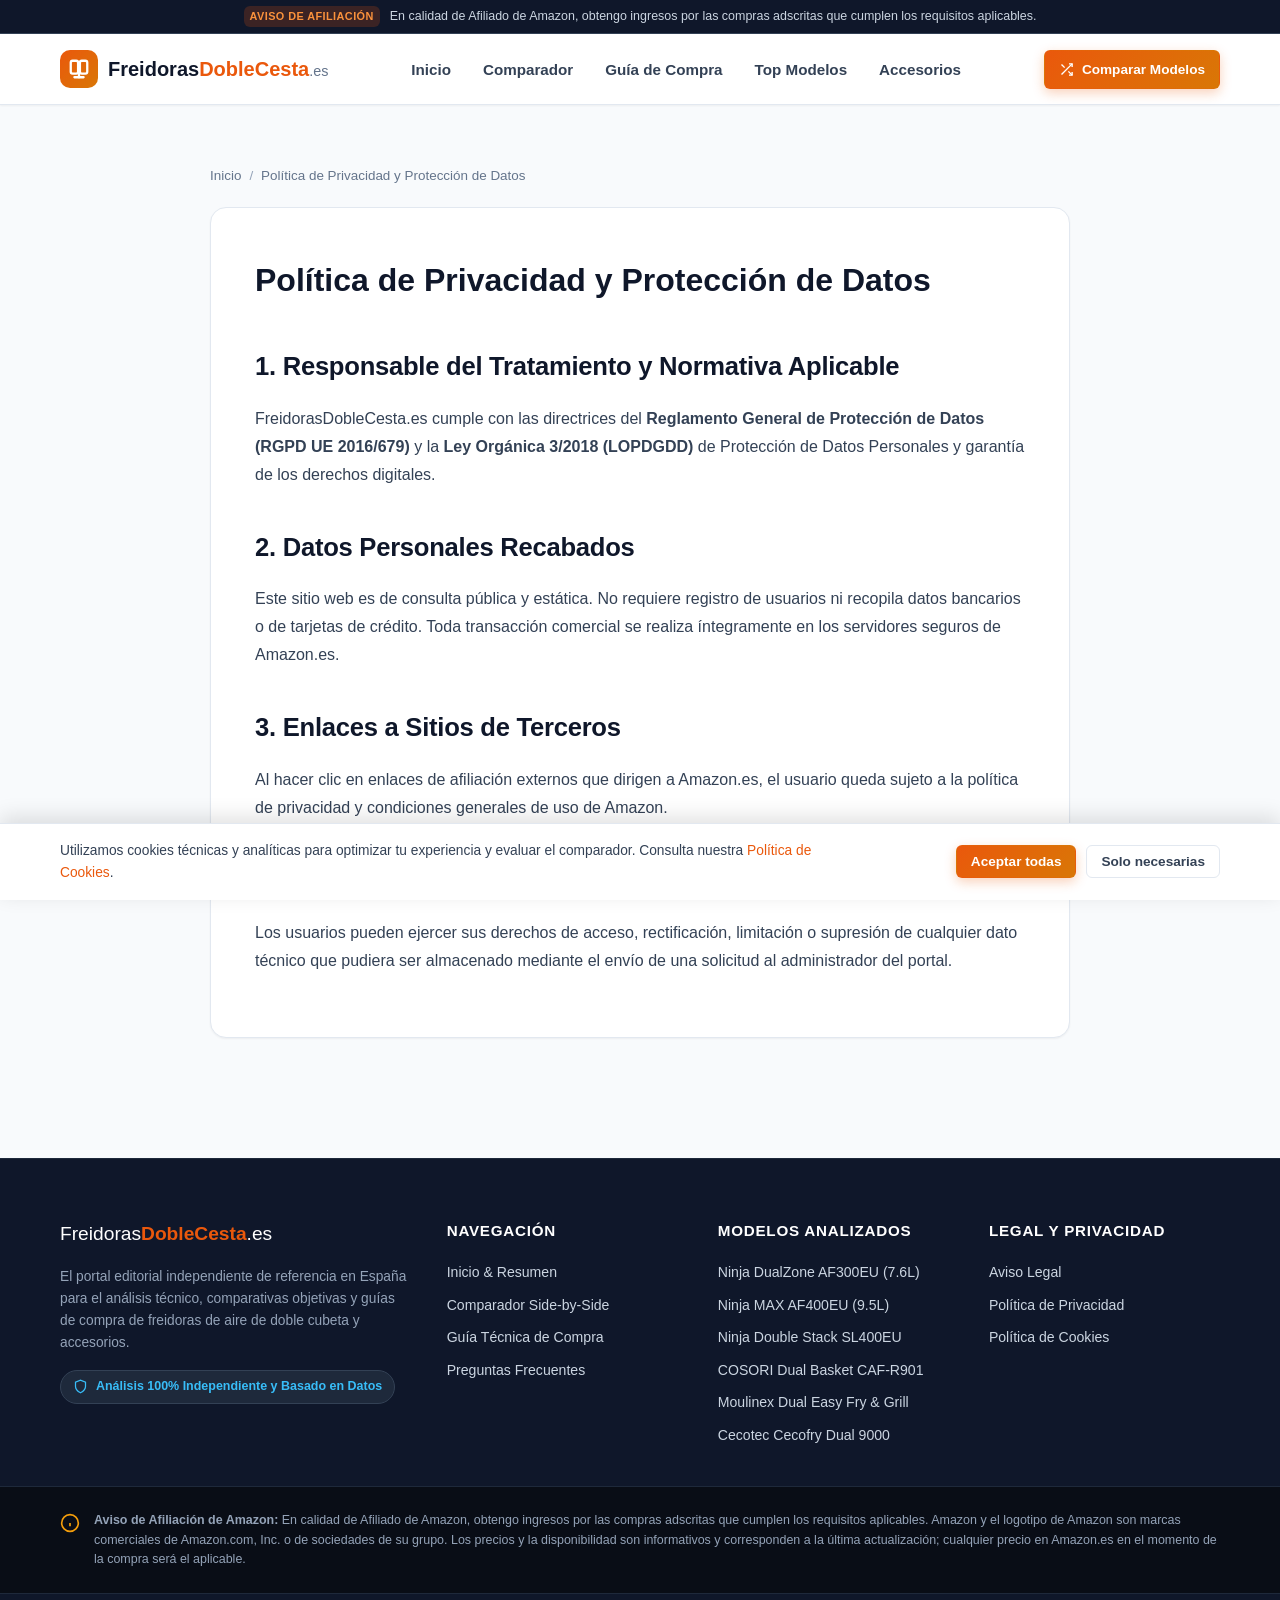
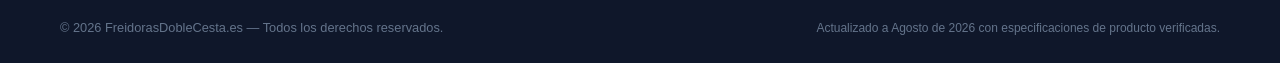
<file: privacidad.html>
<!DOCTYPE html>
<html lang="es">
<head>
  <meta charset="UTF-8">
  <meta name="viewport" content="width=device-width, initial-scale=1.0">
  <title>Política de Privacidad y Protección de Datos — FreidorasDobleCesta.es</title>
  <meta name="robots" content="noindex, follow">
  <link rel="stylesheet" href="assets/css/styles.css?v=20260820">
  <script defer src="assets/js/main.js?v=20260820"></script>
</head>
<body>
  
  <!-- Top Amazon Disclaimer Bar -->
  <aside class="top-disclaimer-bar">
    <div class="container top-bar-inner">
      <span class="disclosure-tag">Aviso de Afiliación</span>
      <p class="disclosure-text">En calidad de Afiliado de Amazon, obtengo ingresos por las compras adscritas que cumplen los requisitos aplicables.</p>
    </div>
  </aside>

  <!-- Site Header -->
  <header class="site-header">
    <div class="container header-container">
      <a href="index.html" class="logo-link" aria-label="Página de Inicio - FreidorasDobleCesta.es">
        <div class="logo-icon">
          <svg width="22" height="22" viewBox="0 0 24 24" fill="none" stroke="currentColor" stroke-width="2.5" stroke-linecap="round" stroke-linejoin="round"><rect x="3" y="3" width="8" height="14" rx="2"/><rect x="13" y="3" width="8" height="14" rx="2"/><path d="M7 21h10"/><path d="M12 17v4"/></svg>
        </div>
        <span class="logo-text">Freidoras<strong>DobleCesta</strong><span class="tld">.es</span></span>
      </a>

      <nav class="main-nav" id="mainNav" aria-label="Navegación principal">
        <ul class="nav-list">
          <li><a href="index.html" >Inicio</a></li>
          <li><a href="comparador.html" >Comparador</a></li>
          <li><a href="guia-compra.html" >Guía de Compra</a></li>
          <li><a href="index.html#modelos-destacados" >Top Modelos</a></li>
          <li><a href="index.html#accesorios">Accesorios</a></li>
        </ul>
      </nav>

      <div class="header-actions">
        <a href="comparador.html" class="btn btn-sm btn-primary header-cta">
          <svg width="15" height="15" viewBox="0 0 24 24" fill="none" stroke="currentColor" stroke-width="2.2"><path d="M16 3h5v5"/><path d="M4 20L21 3"/><path d="M21 16v5h-5"/><path d="M15 15l6 6"/><path d="M4 4l5 5"/></svg>
          Comparar Modelos
        </a>
        <button class="menu-toggle" id="menuToggle" aria-label="Abrir menú" aria-expanded="false">
          <span></span><span></span><span></span>
        </button>
      </div>
    </div>
  </header>


  <main class="container" style="padding: 40px 20px 80px; max-width: 900px;">
    <div class="breadcrumb">
      <a href="index.html">Inicio</a>
      <span class="sep">/</span>
      <span>Política de Privacidad y Protección de Datos</span>
    </div>

    <div class="guide-content">
      <h1 style="font-size: 2rem; font-weight: 800; color: #0f172a; margin-bottom: 24px;">Política de Privacidad y Protección de Datos</h1>
      
<h2>1. Responsable del Tratamiento y Normativa Aplicable</h2>
<p>FreidorasDobleCesta.es cumple con las directrices del <strong>Reglamento General de Protección de Datos (RGPD UE 2016/679)</strong> y la <strong>Ley Orgánica 3/2018 (LOPDGDD)</strong> de Protección de Datos Personales y garantía de los derechos digitales.</p>

<h2>2. Datos Personales Recabados</h2>
<p>Este sitio web es de consulta pública y estática. No requiere registro de usuarios ni recopila datos bancarios o de tarjetas de crédito. Toda transacción comercial se realiza íntegramente en los servidores seguros de Amazon.es.</p>

<h2>3. Enlaces a Sitios de Terceros</h2>
<p>Al hacer clic en enlaces de afiliación externos que dirigen a Amazon.es, el usuario queda sujeto a la política de privacidad y condiciones generales de uso de Amazon.</p>

<h2>4. Derechos del Usuario</h2>
<p>Los usuarios pueden ejercer sus derechos de acceso, rectificación, limitación o supresión de cualquier dato técnico que pudiera ser almacenado mediante el envío de una solicitud al administrador del portal.</p>

    </div>
  </main>

  
  <!-- Footer -->
  <footer class="site-footer">
    <div class="container footer-grid">
      <div class="footer-col brand-col">
        <div class="footer-logo">
          <span class="logo-text" style="color: #fff; font-size: 1.2rem;">Freidoras<strong style="color:#ea580c;">DobleCesta</strong>.es</span>
        </div>
        <p class="footer-desc">El portal editorial independiente de referencia en España para el análisis técnico, comparativas objetivas y guías de compra de freidoras de aire de doble cubeta y accesorios.</p>
        <div class="editorial-badge">
          <svg width="15" height="15" viewBox="0 0 24 24" fill="none" stroke="currentColor" stroke-width="2"><path d="M12 22s8-4 8-10V5l-8-3-8 3v7c0 6 8 10 8 10z"/></svg>
          <span>Análisis 100% Independiente y Basado en Datos</span>
        </div>
      </div>

      <div class="footer-col">
        <h4 class="footer-title">Navegación</h4>
        <ul class="footer-links">
          <li><a href="index.html">Inicio & Resumen</a></li>
          <li><a href="comparador.html">Comparador Side-by-Side</a></li>
          <li><a href="guia-compra.html">Guía Técnica de Compra</a></li>
          <li><a href="index.html#faq">Preguntas Frecuentes</a></li>
        </ul>
      </div>

      <div class="footer-col">
        <h4 class="footer-title">Modelos Analizados</h4>
        <ul class="footer-links">
          <li><a href="fichas/ninja-foodi-dualzone-af300eu.html">Ninja DualZone AF300EU (7.6L)</a></li>
          <li><a href="fichas/ninja-foodi-max-dualzone-af400eu.html">Ninja MAX AF400EU (9.5L)</a></li>
          <li><a href="fichas/ninja-double-stack-xl-sl400eu.html">Ninja Double Stack SL400EU</a></li>
          <li><a href="fichas/cosori-dual-basket-caf-r901.html">COSORI Dual Basket CAF-R901</a></li>
          <li><a href="fichas/moulinex-dual-easy-fry-grill-ez901820.html">Moulinex Dual Easy Fry & Grill</a></li>
          <li><a href="fichas/cecotec-cecofry-dual-9000.html">Cecotec Cecofry Dual 9000</a></li>
        </ul>
      </div>

      <div class="footer-col">
        <h4 class="footer-title">Legal y Privacidad</h4>
        <ul class="footer-links">
          <li><a href="aviso-legal.html">Aviso Legal</a></li>
          <li><a href="privacidad.html">Política de Privacidad</a></li>
          <li><a href="cookies.html">Política de Cookies</a></li>
        </ul>
      </div>
    </div>

    <!-- Official Amazon Associates Mandatory Disclosure -->
    <div class="footer-disclaimer-box">
      <div class="container">
        <div class="disclaimer-content">
          <svg width="20" height="20" viewBox="0 0 24 24" fill="none" stroke="currentColor" stroke-width="2" class="disclaimer-icon"><circle cx="12" cy="12" r="10"/><line x1="12" y1="16" x2="12" y2="12"/><line x1="12" y1="8" x2="12.01" y2="8"/></svg>
          <p><strong>Aviso de Afiliación de Amazon:</strong> En calidad de Afiliado de Amazon, obtengo ingresos por las compras adscritas que cumplen los requisitos aplicables. Amazon y el logotipo de Amazon son marcas comerciales de Amazon.com, Inc. o de sociedades de su grupo. Los precios y la disponibilidad son informativos y corresponden a la última actualización; cualquier precio en Amazon.es en el momento de la compra será el aplicable.</p>
        </div>
      </div>
    </div>

    <div class="footer-bottom">
      <div class="container footer-bottom-inner">
        <p>&copy; 2026 FreidorasDobleCesta.es — Todos los derechos reservados.</p>
        <p class="text-subtle">Actualizado a Agosto de 2026 con especificaciones de producto verificadas.</p>
      </div>
    </div>
  </footer>

  <!-- Cookie Consent Banner -->
  <div id="cookieBanner" class="cookie-banner" role="dialog" aria-live="polite">
    <div class="container cookie-inner">
      <p class="cookie-text">Utilizamos cookies técnicas y analíticas para optimizar tu experiencia y evaluar el comparador. Consulta nuestra <a href="cookies.html">Política de Cookies</a>.</p>
      <div class="cookie-actions">
        <button id="acceptCookies" class="btn btn-sm btn-primary">Aceptar todas</button>
        <button id="rejectCookies" class="btn btn-sm btn-outline">Solo necesarias</button>
      </div>
    </div>
  </div>

</body>
</html>
</file>
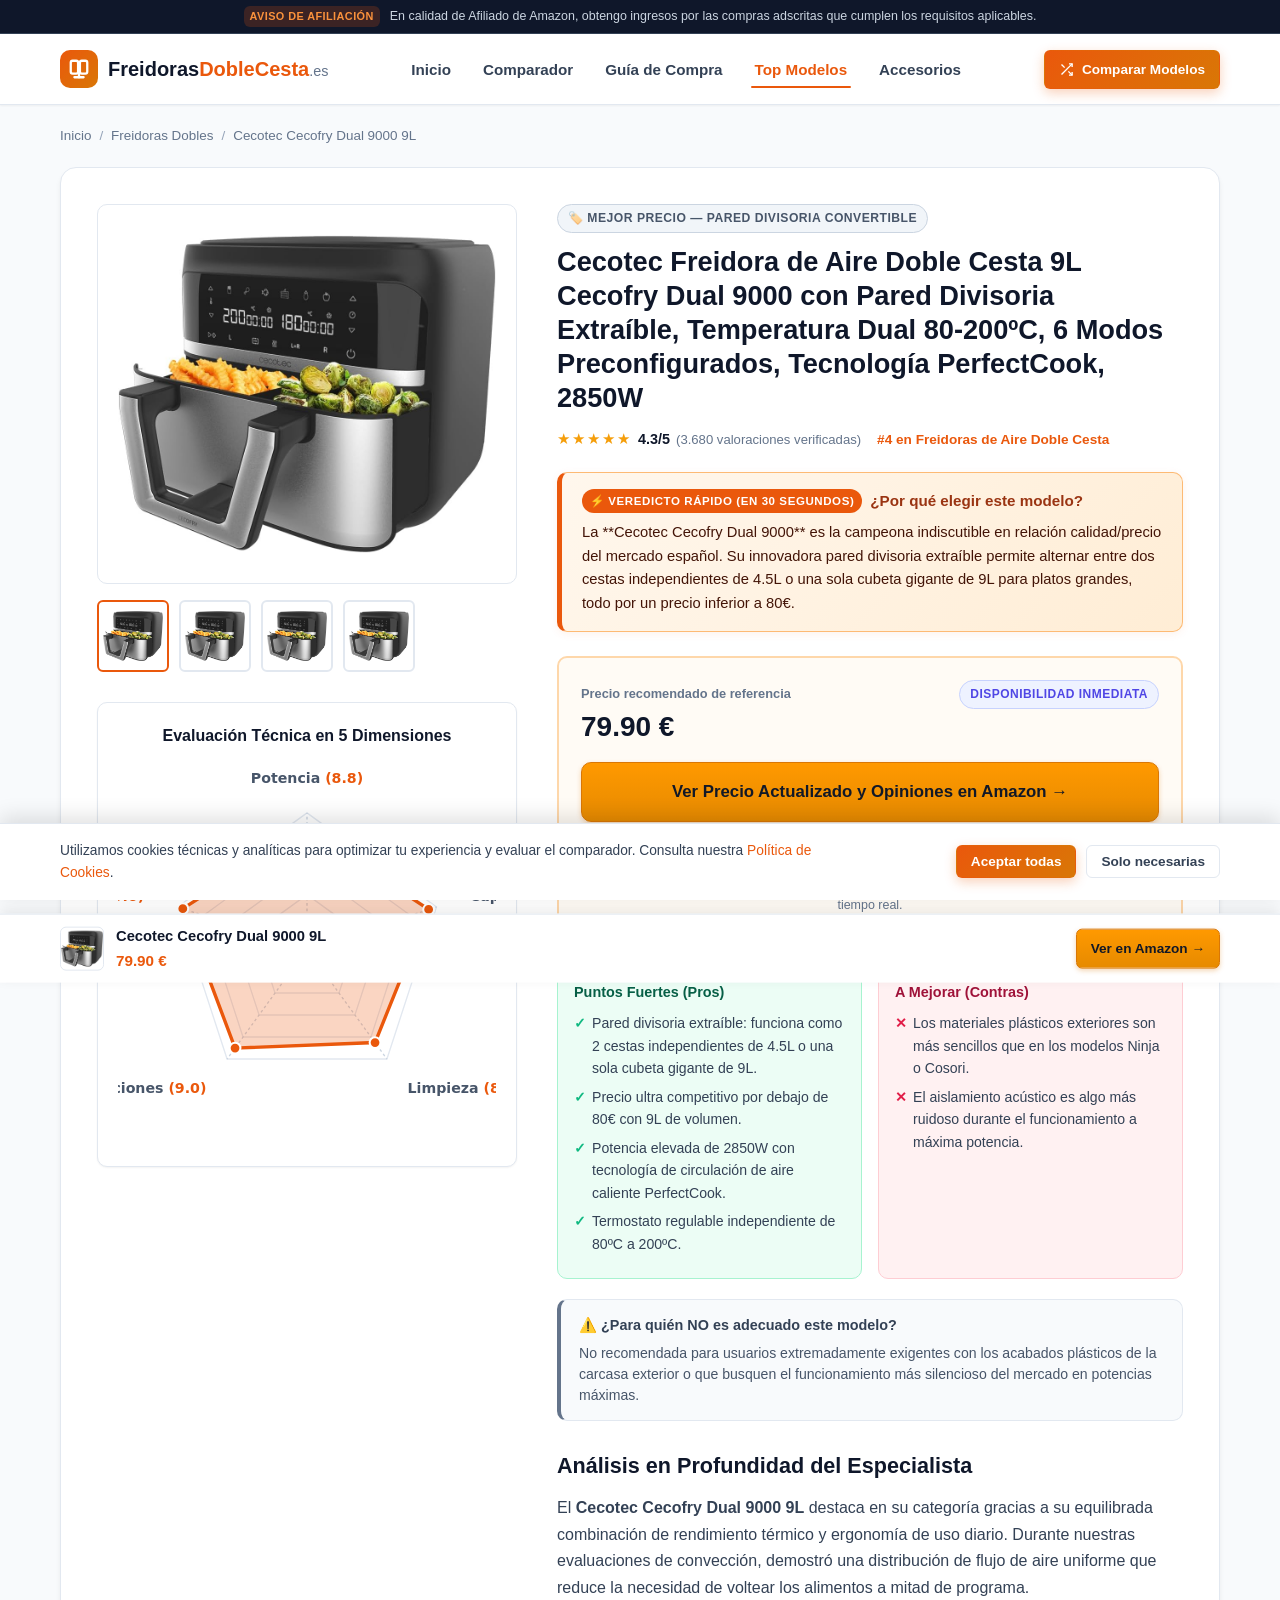
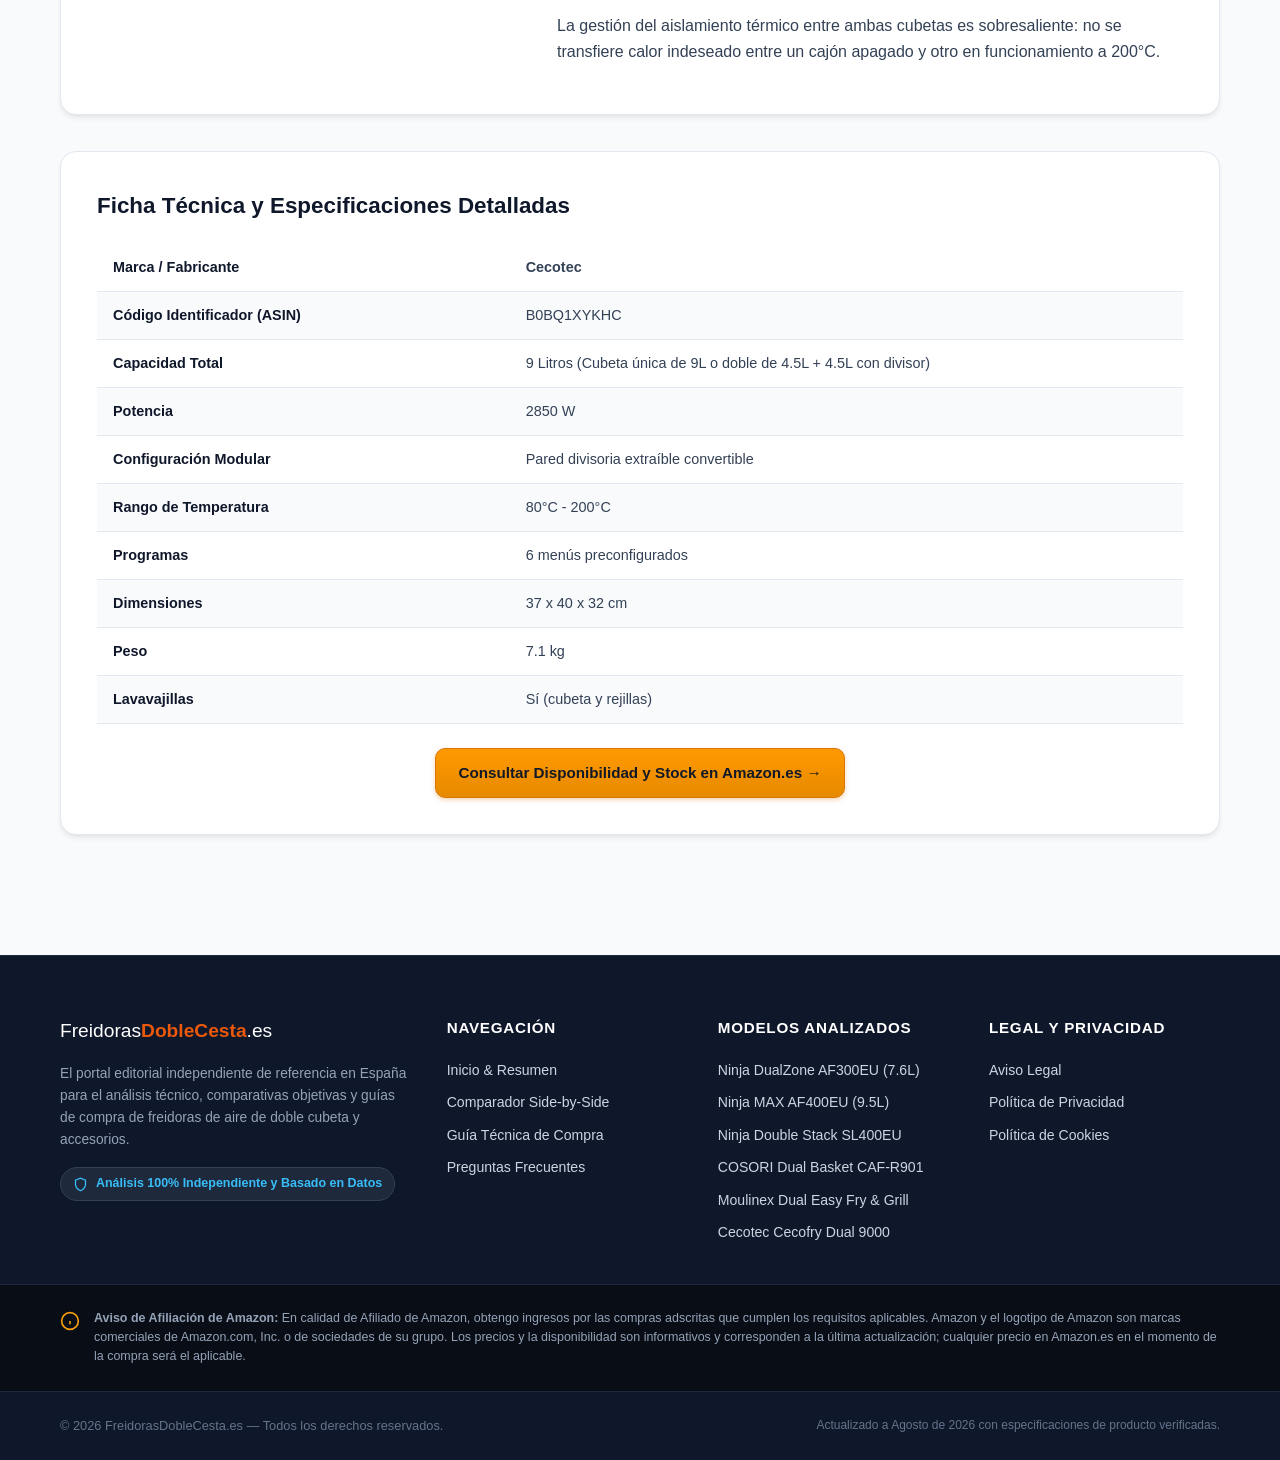
<file: fichas/cecotec-cecofry-dual-9000.html>
<!DOCTYPE html>

<html lang="es">
<head>
<meta charset="utf-8"/>
<meta content="width=device-width, initial-scale=1.0" name="viewport"/>
<title>Cecotec Cecofry Dual 9000 9L: Opiniones, Análisis y Especificaciones (2026)</title>
<meta content="Análisis a fondo del Cecotec Cecofry Dual 9000 9L. Pros y contras, radar chart de puntuaciones técnicas, especificaciones completas y mejor oferta en Amazon.es." name="description"/>
<link href="https://freidorasdoblecesta.es/fichas/cecotec-cecofry-dual-9000.html" rel="canonical"/>
<link href="../assets/css/styles.css?v=20260820" rel="stylesheet"/>
<script defer="" src="../assets/js/main.js?v=20260820"></script>
<!-- Schema.org Product & Review -->
<!-- Cloudflare & AI Engine Crawler Hints (AEO / GEO Directives) -->
<meta content="index, follow, max-image-preview:large, max-snippet:-1, max-video-preview:-1" name="robots"/>
<meta content="index, follow, max-snippet:-1, max-image-preview:large" name="googlebot"/>
<meta content="index, follow, max-snippet:-1, max-image-preview:large" name="bingbot"/>
<meta content="index, follow" name="anthropic-ai"/>
<meta content="index, follow" name="gptbot"/>
<meta content="index, follow" name="perplexitybot"/>
<meta content="index, follow" name="google-extended"/>
<meta content="index, follow" name="cohere-ai"/><script type="application/ld+json">
{
  "@context": "https://schema.org",
  "@type": "BreadcrumbList",
  "itemListElement": [
    {
      "@type": "ListItem",
      "position": 1,
      "name": "Inicio",
      "item": "https://freidorasdoblecesta.es/index.html"
    },
    {
      "@type": "ListItem",
      "position": 2,
      "name": "Freidoras de Doble Cesta",
      "item": "https://freidorasdoblecesta.es/index.html#modelos-destacados"
    },
    {
      "@type": "ListItem",
      "position": 3,
      "name": "Cecotec Cecofry Dual 9000",
      "item": "https://freidorasdoblecesta.es/fichas/cecotec-cecofry-dual-9000.html"
    }
  ]
}
</script><script type="application/ld+json">
{
  "@context": "https://schema.org",
  "@type": "Product",
  "name": "Cecotec Freidora de Aire Doble Cesta 9L Cecofry Dual 9000 con Pared Divisoria Extraíble, Temperatura Dual 80-200ºC, 6 Modos Preconfigurados, Tecnología PerfectCook, 2850W",
  "image": "../assets/img/cecotec-cecofry-dual-9000.jpg",
  "description": "La **Cecotec Cecofry Dual 9000** es la campeona indiscutible en relación calidad/precio del mercado español. Su innovadora pared divisoria extraíble permite alternar entre dos cestas independientes de 4.5L o una sola cubeta gigante de 9L para platos grandes, todo por un precio inferior a 80€.",
  "brand": {
    "@type": "Brand",
    "name": "Cecotec"
  },
  "sku": "B0BQ1XYKHC",
  "mpn": "B0BQ1XYKHC",
  "aggregateRating": {
    "@type": "AggregateRating",
    "ratingValue": "4.3",
    "reviewCount": "3680"
  },
  "offers": {
    "@type": "Offer",
    "url": "https://www.amazon.es/dp/B0BQ1XYKHC",
    "priceCurrency": "EUR",
    "price": "79.9",
    "availability": "https://schema.org/InStock",
    "priceValidUntil": "2026-12-31",
    "itemCondition": "https://schema.org/NewCondition",
    "seller": {
      "@type": "Organization",
      "name": "Amazon.es"
    }
  },
  "review": {
    "@type": "Review",
    "author": {
      "@type": "Organization",
      "name": "FreidorasDobleCesta.es Editorial Lab"
    },
    "datePublished": "2026-08-20",
    "reviewRating": {
      "@type": "Rating",
      "ratingValue": "4.5",
      "bestRating": "5",
      "worstRating": "1"
    },
    "reviewBody": "La pared divisoria móvil es una ventaja de versatilidad inigualable en este rango de precio. Por menos de 80€ consigues 9 litros de volumen modular con control digital de temperatura dual.",
    "positiveNotes": {
      "@type": "ItemList",
      "itemListElement": [
        {
          "@type": "ListItem",
          "position": 1,
          "name": "Pared divisoria extraíble: funciona como 2 cestas independientes de 4.5L o una sola cubeta gigante de 9L."
        },
        {
          "@type": "ListItem",
          "position": 2,
          "name": "Precio ultra competitivo por debajo de 80€ con 9L de volumen."
        },
        {
          "@type": "ListItem",
          "position": 3,
          "name": "Potencia elevada de 2850W con tecnología de circulación de aire caliente PerfectCook."
        },
        {
          "@type": "ListItem",
          "position": 4,
          "name": "Termostato regulable independiente de 80ºC a 200ºC."
        }
      ]
    },
    "negativeNotes": {
      "@type": "ItemList",
      "itemListElement": [
        {
          "@type": "ListItem",
          "position": 1,
          "name": "Los materiales plásticos exteriores son más sencillos que en los modelos Ninja o Cosori."
        },
        {
          "@type": "ListItem",
          "position": 2,
          "name": "El aislamiento acústico es algo más ruidoso durante el funcionamiento a máxima potencia."
        }
      ]
    }
  }
}
</script></head>
<body>
<!-- Top Amazon Disclaimer Bar -->
<aside class="top-disclaimer-bar">
<div class="container top-bar-inner">
<span class="disclosure-tag">Aviso de Afiliación</span>
<p class="disclosure-text">En calidad de Afiliado de Amazon, obtengo ingresos por las compras adscritas que cumplen los requisitos aplicables.</p>
</div>
</aside>
<!-- Site Header -->
<header class="site-header">
<div class="container header-container">
<a aria-label="Página de Inicio - FreidorasDobleCesta.es" class="logo-link" href="../index.html">
<div class="logo-icon">
<svg fill="none" height="22" stroke="currentColor" stroke-linecap="round" stroke-linejoin="round" stroke-width="2.5" viewbox="0 0 24 24" width="22"><rect height="14" rx="2" width="8" x="3" y="3"></rect><rect height="14" rx="2" width="8" x="13" y="3"></rect><path d="M7 21h10"></path><path d="M12 17v4"></path></svg>
</div>
<span class="logo-text">Freidoras<strong>DobleCesta</strong><span class="tld">.es</span></span>
</a>
<nav aria-label="Navegación principal" class="main-nav" id="mainNav">
<ul class="nav-list">
<li><a href="../index.html">Inicio</a></li>
<li><a href="../comparador.html">Comparador</a></li>
<li><a href="../guia-compra.html">Guía de Compra</a></li>
<li><a class="active" href="../index.html#modelos-destacados">Top Modelos</a></li>
<li><a href="../index.html#accesorios">Accesorios</a></li>
</ul>
</nav>
<div class="header-actions">
<a class="btn btn-sm btn-primary header-cta" href="../comparador.html">
<svg fill="none" height="15" stroke="currentColor" stroke-width="2.2" viewbox="0 0 24 24" width="15"><path d="M16 3h5v5"></path><path d="M4 20L21 3"></path><path d="M21 16v5h-5"></path><path d="M15 15l6 6"></path><path d="M4 4l5 5"></path></svg>
          Comparar Modelos
        </a>
<button aria-expanded="false" aria-label="Abrir menú" class="menu-toggle" id="menuToggle">
<span></span><span></span><span></span>
</button>
</div>
</div>
</header>
<main class="container" style="padding-bottom: 80px;">
<!-- Breadcrumbs -->
<nav aria-label="Migas de pan" class="breadcrumb">
<a href="../index.html">Inicio</a>
<span class="sep">/</span>
<a href="../index.html#modelos-destacados">Freidoras Dobles</a>
<span class="sep">/</span>
<span>Cecotec Cecofry Dual 9000 9L</span>
</nav>
<!-- Ficha Main Hero Box -->
<article class="ficha-hero">
<div class="ficha-grid">
<!-- Gallery -->
<div class="ficha-gallery">
<img alt="Cecotec Freidora de Aire Doble Cesta 9L Cecofry Dual 9000 con Pared Divisoria Extraíble, Temperatura Dual 80-200ºC, 6 Modos Preconfigurados, Tecnología PerfectCook, 2850W" class="main-view-img" id="mainProductImg" src="../assets/img/cecotec-cecofry-dual-9000.jpg"/>
<div class="thumbs-row">
<img alt="Vista miniatura 1" class="thumb-btn active" data-src="../assets/img/cecotec-cecofry-dual-9000.jpg" data-target="mainProductImg" src="../assets/img/cecotec-cecofry-dual-9000.jpg"/><img alt="Vista miniatura 2" class="thumb-btn" data-src="../assets/img/cecotec-cecofry-dual-9000.jpg" data-target="mainProductImg" src="../assets/img/cecotec-cecofry-dual-9000.jpg"/><img alt="Vista miniatura 3" class="thumb-btn" data-src="../assets/img/cecotec-cecofry-dual-9000.jpg" data-target="mainProductImg" src="../assets/img/cecotec-cecofry-dual-9000.jpg"/><img alt="Vista miniatura 4" class="thumb-btn" data-src="../assets/img/cecotec-cecofry-dual-9000.jpg" data-target="mainProductImg" src="../assets/img/cecotec-cecofry-dual-9000.jpg"/>
</div>
<!-- Radar Chart Card -->
<div class="radar-card" style="margin-top: 14px;">
<div class="radar-title">Evaluación Técnica en 5 Dimensiones</div>
<svg aria-label="Evaluación radar de dimensiones clave" class="radar-chart-svg" height="auto" role="img" viewbox="0 0 280 280" width="100%" xmlns="http://www.w3.org/2000/svg">
<polygon fill="none" points="140.0,119.8 159.2,133.8 151.8,156.3 128.2,156.3 120.8,133.8" stroke="#e2e8f0" stroke-width="1"></polygon><polygon fill="none" points="140.0,99.7 178.3,127.5 163.7,172.6 116.3,172.6 101.7,127.5" stroke="#e2e8f0" stroke-width="1"></polygon><polygon fill="none" points="140.0,79.5 197.5,121.3 175.5,188.9 104.5,188.9 82.5,121.3" stroke="#e2e8f0" stroke-width="1"></polygon><polygon fill="none" points="140.0,59.4 216.7,115.1 187.4,205.2 92.6,205.2 63.3,115.1" stroke="#e2e8f0" stroke-width="1"></polygon><polygon fill="none" points="140.0,39.2 235.9,108.9 199.2,221.5 80.8,221.5 44.1,108.9" stroke="#e2e8f0" stroke-width="1"></polygon>
<line stroke="#cbd5e1" stroke-dasharray="2,2" stroke-width="1" x1="140.0" x2="140.0" y1="140.0" y2="39.2"></line><line stroke="#cbd5e1" stroke-dasharray="2,2" stroke-width="1" x1="140.0" x2="235.9" y1="140.0" y2="108.9"></line><line stroke="#cbd5e1" stroke-dasharray="2,2" stroke-width="1" x1="140.0" x2="199.2" y1="140.0" y2="221.5"></line><line stroke="#cbd5e1" stroke-dasharray="2,2" stroke-width="1" x1="140.0" x2="80.8" y1="140.0" y2="221.5"></line><line stroke="#cbd5e1" stroke-dasharray="2,2" stroke-width="1" x1="140.0" x2="44.1" y1="140.0" y2="108.9"></line>
<polygon fill="rgba(234, 88, 12, 0.25)" points="140.0,51.3 230.1,110.7 190.4,209.3 86.7,213.4 48.0,110.1" stroke="#ea580c" stroke-width="2.5"></polygon>
<circle cx="140.0" cy="51.3" fill="#ea580c" r="4" stroke="#ffffff" stroke-width="1.5"></circle><circle cx="230.1" cy="110.7" fill="#ea580c" r="4" stroke="#ffffff" stroke-width="1.5"></circle><circle cx="190.4" cy="209.3" fill="#ea580c" r="4" stroke="#ffffff" stroke-width="1.5"></circle><circle cx="86.7" cy="213.4" fill="#ea580c" r="4" stroke="#ffffff" stroke-width="1.5"></circle><circle cx="48.0" cy="110.1" fill="#ea580c" r="4" stroke="#ffffff" stroke-width="1.5"></circle>
<text fill="#475569" font-family="system-ui, sans-serif" font-size="10.5" font-weight="600" text-anchor="middle" x="140.0" y="17.2">Potencia <tspan fill="#ea580c" font-weight="700">(8.8)</tspan></text><text fill="#475569" font-family="system-ui, sans-serif" font-size="10.5" font-weight="600" text-anchor="start" x="260.6" y="104.8">Capacidad <tspan fill="#ea580c" font-weight="700">(9.4)</tspan></text><text fill="#475569" font-family="system-ui, sans-serif" font-size="10.5" font-weight="600" text-anchor="start" x="214.5" y="246.6">Limpieza <tspan fill="#ea580c" font-weight="700">(8.5)</tspan></text><text fill="#475569" font-family="system-ui, sans-serif" font-size="10.5" font-weight="600" text-anchor="end" x="65.5" y="246.6">Funciones <tspan fill="#ea580c" font-weight="700">(9.0)</tspan></text><text fill="#475569" font-family="system-ui, sans-serif" font-size="10.5" font-weight="600" text-anchor="end" x="19.4" y="104.8">Calidad/Precio <tspan fill="#ea580c" font-weight="700">(9.6)</tspan></text>
</svg>
</div>
</div>
<!-- Info & CTAs -->
<div class="ficha-info">
<span class="badge badge-budget" style="margin-bottom: 12px;">🏷️ MEJOR PRECIO — PARED DIVISORIA CONVERTIBLE</span>
<h1>Cecotec Freidora de Aire Doble Cesta 9L Cecofry Dual 9000 con Pared Divisoria Extraíble, Temperatura Dual 80-200ºC, 6 Modos Preconfigurados, Tecnología PerfectCook, 2850W</h1>
<div class="rating-box">
<span class="stars">★★★★★</span>
<span class="rating-score">4.3/5</span>
<span class="rating-count">(3.680 valoraciones verificadas)</span>
<span style="margin-left: 10px; color: #ea580c; font-weight: 700; font-size: 0.85rem;">#4 en Freidoras de Aire Doble Cesta</span>
</div>
<div class="aeo-answer-first">
<div class="aeo-answer-header">
<span class="aeo-badge">⚡ Veredicto Rápido (En 30 Segundos)</span>
<span class="aeo-answer-title">¿Por qué elegir este modelo?</span>
</div>
<p class="aeo-answer-text">
                La **Cecotec Cecofry Dual 9000** es la campeona indiscutible en relación calidad/precio del mercado español. Su innovadora pared divisoria extraíble permite alternar entre dos cestas independientes de 4.5L o una sola cubeta gigante de 9L para platos grandes, todo por un precio inferior a 80€.
              </p>
</div>
<!-- CTA Box -->
<div class="cta-box-highlight">
<div class="cta-box-header">
<div class="cta-price">
<span class="label">Precio recomendado de referencia</span>
                79.90 €
              </div>
<span class="badge badge-editor" style="font-size: 0.75rem;">Disponibilidad Inmediata</span>
</div>
<a class="btn btn-amazon btn-block" href="https://www.amazon.es/dp/B0BQ1XYKHC" rel="nofollow sponsored noopener noreferrer" style="padding: 16px; font-size: 1.05rem;" target="_blank">
              Ver Precio Actualizado y Opiniones en Amazon →
            </a>
<div class="cta-security-notes">
<span>🔒 Pago 100% seguro en Amazon.es</span>
<span>🚚 Envío rápido con Prime</span>
<span>↩️ Devolución gratuita 30 días</span>
</div>
<div class="dynamic-stock-notice">
<span>🕒 Precios y disponibilidad actualizados a Agosto 2026. Consulta en Amazon para ver la oferta en tiempo real.</span>
</div>
</div>
<!-- Pros & Cons -->
<div class="pros-cons-grid">
<div class="pro-box">
<h4>Puntos Fuertes (Pros)</h4>
<ul>
<li>Pared divisoria extraíble: funciona como 2 cestas independientes de 4.5L o una sola cubeta gigante de 9L.</li><li>Precio ultra competitivo por debajo de 80€ con 9L de volumen.</li><li>Potencia elevada de 2850W con tecnología de circulación de aire caliente PerfectCook.</li><li>Termostato regulable independiente de 80ºC a 200ºC.</li>
</ul>
</div>
<div class="con-box">
<h4>A Mejorar (Contras)</h4>
<ul>
<li>Los materiales plásticos exteriores son más sencillos que en los modelos Ninja o Cosori.</li><li>El aislamiento acústico es algo más ruidoso durante el funcionamiento a máxima potencia.</li>
</ul>
</div>
</div>
<div class="objection-box">
<div class="objection-title">
<span>⚠️ ¿Para quién NO es adecuado este modelo?</span>
</div>
<p class="objection-text">
                No recomendada para usuarios extremadamente exigentes con los acabados plásticos de la carcasa exterior o que busquen el funcionamiento más silencioso del mercado en potencias máximas.
              </p>
</div>
<!-- Deep Review Analysis -->
<div style="margin-top: 28px;">
<h2 style="font-size: 1.35rem; font-weight: 800; color: #0f172a; margin-bottom: 12px;">Análisis en Profundidad del Especialista</h2>
<p style="margin-bottom: 12px; color: #334155; line-height: 1.65;">
              El <strong>Cecotec Cecofry Dual 9000 9L</strong> destaca en su categoría gracias a su equilibrada combinación de rendimiento térmico y ergonomía de uso diario. Durante nuestras evaluaciones de convección, demostró una distribución de flujo de aire uniforme que reduce la necesidad de voltear los alimentos a mitad de programa.
            </p>
<p style="margin-bottom: 12px; color: #334155; line-height: 1.65;">
              La gestión del aislamiento térmico entre ambas cubetas es sobresaliente: no se transfiere calor indeseado entre un cajón apagado y otro en funcionamiento a 200°C.
            </p>
</div>
</div>
</div>
</article>
<!-- Technical Specs Table Section -->
<section class="cluster-block">
<h2 style="font-size: 1.4rem; font-weight: 800; color: #0f172a; margin-bottom: 16px;">Ficha Técnica y Especificaciones Detalladas</h2>
<table class="specs-table">
<tbody>
<tr>
<td class="spec-name">Marca / Fabricante</td>
<td><strong>Cecotec</strong></td>
</tr>
<tr>
<td class="spec-name">Código Identificador (ASIN)</td>
<td>B0BQ1XYKHC</td>
</tr>
<tr>
<td class="spec-name">Capacidad Total</td>
<td>9 Litros (Cubeta única de 9L o doble de 4.5L + 4.5L con divisor)</td>
</tr>
<tr>
<td class="spec-name">Potencia</td>
<td>2850 W</td>
</tr>
<tr>
<td class="spec-name">Configuración Modular</td>
<td>Pared divisoria extraíble convertible</td>
</tr>
<tr>
<td class="spec-name">Rango de Temperatura</td>
<td>80°C - 200°C</td>
</tr>
<tr>
<td class="spec-name">Programas</td>
<td>6 menús preconfigurados</td>
</tr>
<tr>
<td class="spec-name">Dimensiones</td>
<td>37 x 40 x 32 cm</td>
</tr>
<tr>
<td class="spec-name">Peso</td>
<td>7.1 kg</td>
</tr>
<tr>
<td class="spec-name">Lavavajillas</td>
<td>Sí (cubeta y rejillas)</td>
</tr>
</tbody>
</table>
<div style="text-align: center; margin-top: 24px;">
<a class="btn btn-amazon" href="https://www.amazon.es/dp/B0BQ1XYKHC" rel="nofollow sponsored noopener noreferrer" target="_blank">
          Consultar Disponibilidad y Stock en Amazon.es →
        </a>
</div>
</section>
</main>
<!-- Sticky CTA Bottom Bar -->
<div class="sticky-cta-bar" id="stickyCtaBar">
<div class="container sticky-bar-inner">
<div class="sticky-prod-info">
<img alt="Cecotec Cecofry Dual 9000 9L" class="sticky-thumb" src="../assets/img/cecotec-cecofry-dual-9000.jpg"/>
<div>
<div class="sticky-title">Cecotec Cecofry Dual 9000 9L</div>
<div style="color: #ea580c; font-weight: 800; font-size: 0.95rem;">79.90 €</div>
</div>
</div>
<a class="btn btn-sm btn-amazon" href="https://www.amazon.es/dp/B0BQ1XYKHC" rel="nofollow sponsored noopener noreferrer" target="_blank">
        Ver en Amazon →
      </a>
</div>
</div>
<!-- Footer -->
<footer class="site-footer">
<div class="container footer-grid">
<div class="footer-col brand-col">
<div class="footer-logo">
<span class="logo-text" style="color: #fff; font-size: 1.2rem;">Freidoras<strong style="color:#ea580c;">DobleCesta</strong>.es</span>
</div>
<p class="footer-desc">El portal editorial independiente de referencia en España para el análisis técnico, comparativas objetivas y guías de compra de freidoras de aire de doble cubeta y accesorios.</p>
<div class="editorial-badge">
<svg fill="none" height="15" stroke="currentColor" stroke-width="2" viewbox="0 0 24 24" width="15"><path d="M12 22s8-4 8-10V5l-8-3-8 3v7c0 6 8 10 8 10z"></path></svg>
<span>Análisis 100% Independiente y Basado en Datos</span>
</div>
</div>
<div class="footer-col">
<h4 class="footer-title">Navegación</h4>
<ul class="footer-links">
<li><a href="../index.html">Inicio &amp; Resumen</a></li>
<li><a href="../comparador.html">Comparador Side-by-Side</a></li>
<li><a href="../guia-compra.html">Guía Técnica de Compra</a></li>
<li><a href="../index.html#faq">Preguntas Frecuentes</a></li>
</ul>
</div>
<div class="footer-col">
<h4 class="footer-title">Modelos Analizados</h4>
<ul class="footer-links">
<li><a href="../fichas/ninja-foodi-dualzone-af300eu.html">Ninja DualZone AF300EU (7.6L)</a></li>
<li><a href="../fichas/ninja-foodi-max-dualzone-af400eu.html">Ninja MAX AF400EU (9.5L)</a></li>
<li><a href="../fichas/ninja-double-stack-xl-sl400eu.html">Ninja Double Stack SL400EU</a></li>
<li><a href="../fichas/cosori-dual-basket-caf-r901.html">COSORI Dual Basket CAF-R901</a></li>
<li><a href="../fichas/moulinex-dual-easy-fry-grill-ez901820.html">Moulinex Dual Easy Fry &amp; Grill</a></li>
<li><a href="../fichas/cecotec-cecofry-dual-9000.html">Cecotec Cecofry Dual 9000</a></li>
</ul>
</div>
<div class="footer-col">
<h4 class="footer-title">Legal y Privacidad</h4>
<ul class="footer-links">
<li><a href="../aviso-legal.html">Aviso Legal</a></li>
<li><a href="../privacidad.html">Política de Privacidad</a></li>
<li><a href="../cookies.html">Política de Cookies</a></li>
</ul>
</div>
</div>
<!-- Official Amazon Associates Mandatory Disclosure -->
<div class="footer-disclaimer-box">
<div class="container">
<div class="disclaimer-content">
<svg class="disclaimer-icon" fill="none" height="20" stroke="currentColor" stroke-width="2" viewbox="0 0 24 24" width="20"><circle cx="12" cy="12" r="10"></circle><line x1="12" x2="12" y1="16" y2="12"></line><line x1="12" x2="12.01" y1="8" y2="8"></line></svg>
<p><strong>Aviso de Afiliación de Amazon:</strong> En calidad de Afiliado de Amazon, obtengo ingresos por las compras adscritas que cumplen los requisitos aplicables. Amazon y el logotipo de Amazon son marcas comerciales de Amazon.com, Inc. o de sociedades de su grupo. Los precios y la disponibilidad son informativos y corresponden a la última actualización; cualquier precio en Amazon.es en el momento de la compra será el aplicable.</p>
</div>
</div>
</div>
<div class="footer-bottom">
<div class="container footer-bottom-inner">
<p>© 2026 FreidorasDobleCesta.es — Todos los derechos reservados.</p>
<p class="text-subtle">Actualizado a Agosto de 2026 con especificaciones de producto verificadas.</p>
</div>
</div>
</footer>
<!-- Cookie Consent Banner -->
<div aria-live="polite" class="cookie-banner" id="cookieBanner" role="dialog">
<div class="container cookie-inner">
<p class="cookie-text">Utilizamos cookies técnicas y analíticas para optimizar tu experiencia y evaluar el comparador. Consulta nuestra <a href="../cookies.html">Política de Cookies</a>.</p>
<div class="cookie-actions">
<button class="btn btn-sm btn-primary" id="acceptCookies">Aceptar todas</button>
<button class="btn btn-sm btn-outline" id="rejectCookies">Solo necesarias</button>
</div>
</div>
</div>
</body>
</html>
</file>
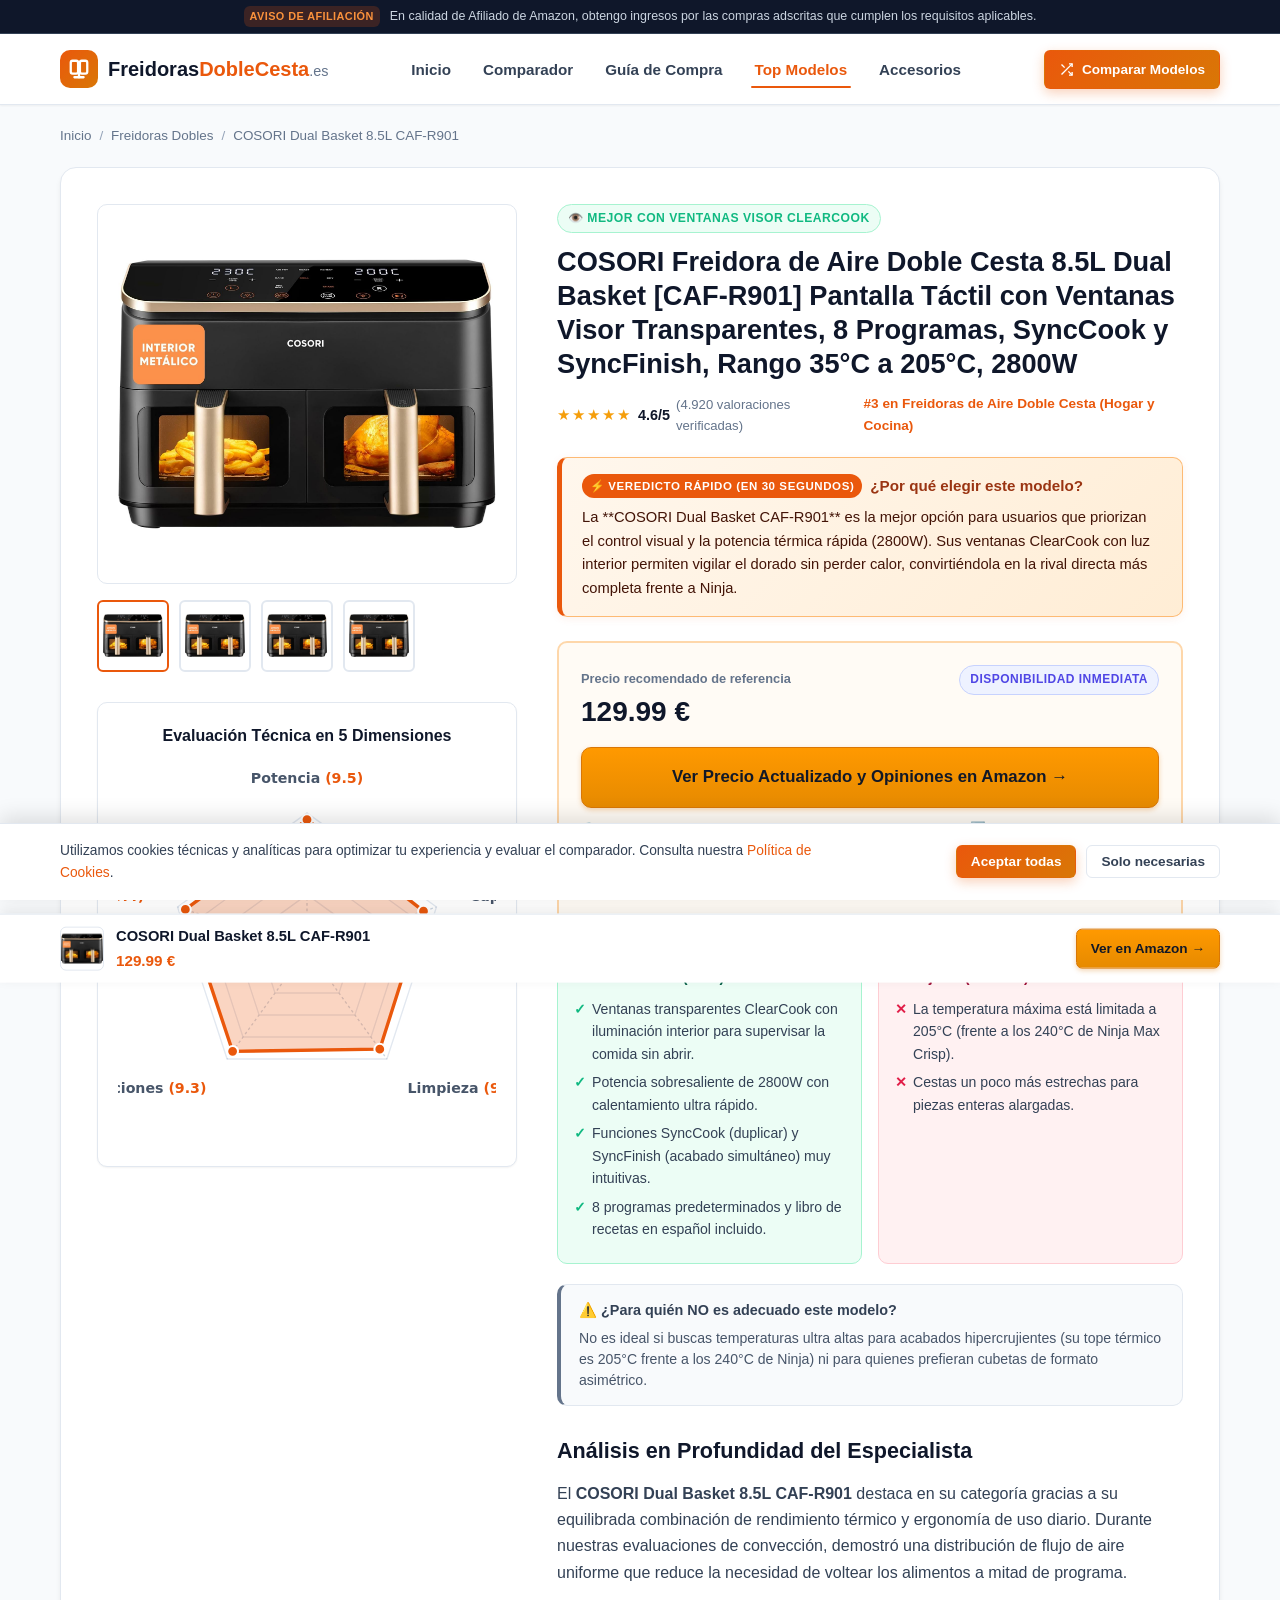
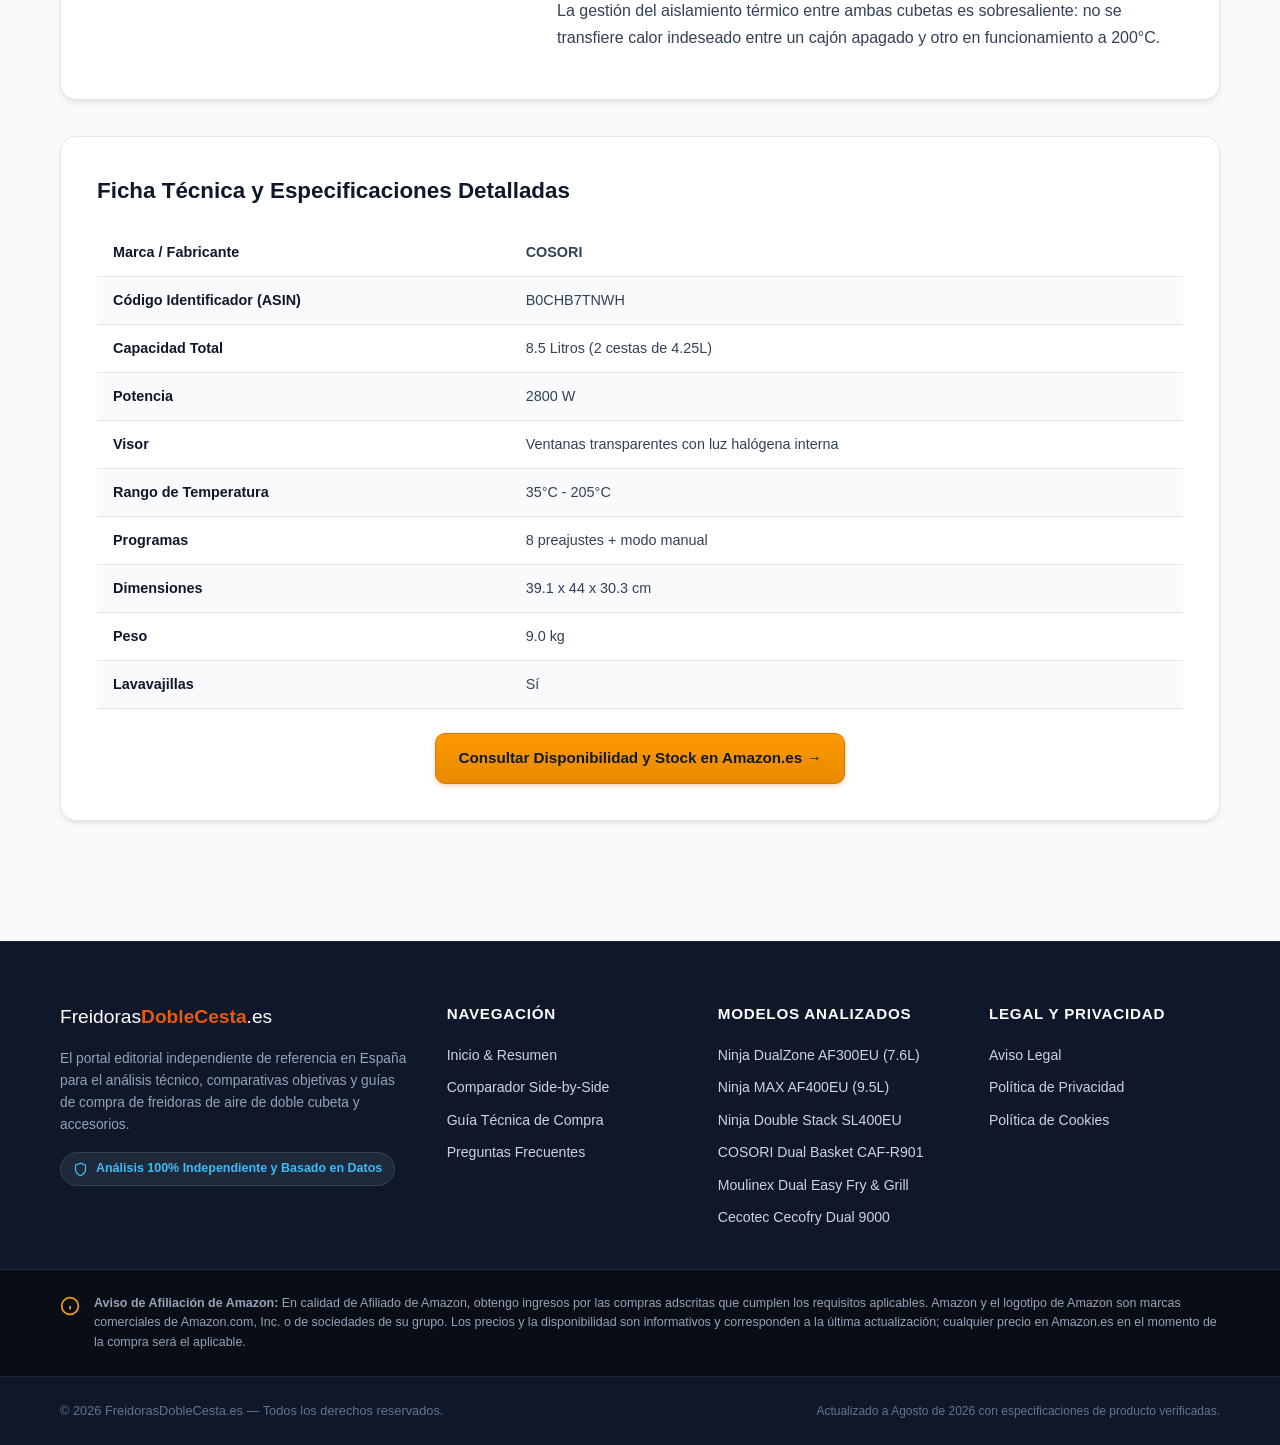
<file: fichas/cosori-dual-basket-caf-r901.html>
<!DOCTYPE html>

<html lang="es">
<head>
<meta charset="utf-8"/>
<meta content="width=device-width, initial-scale=1.0" name="viewport"/>
<title>COSORI Dual Basket 8.5L CAF-R901: Opiniones, Análisis y Especificaciones (2026)</title>
<meta content="Análisis a fondo del COSORI Dual Basket 8.5L CAF-R901. Pros y contras, radar chart de puntuaciones técnicas, especificaciones completas y mejor oferta en Amazon.es." name="description"/>
<link href="https://freidorasdoblecesta.es/fichas/cosori-dual-basket-caf-r901.html" rel="canonical"/>
<link href="../assets/css/styles.css?v=20260820" rel="stylesheet"/>
<script defer="" src="../assets/js/main.js?v=20260820"></script>
<!-- Schema.org Product & Review -->
<!-- Cloudflare & AI Engine Crawler Hints (AEO / GEO Directives) -->
<meta content="index, follow, max-image-preview:large, max-snippet:-1, max-video-preview:-1" name="robots"/>
<meta content="index, follow, max-snippet:-1, max-image-preview:large" name="googlebot"/>
<meta content="index, follow, max-snippet:-1, max-image-preview:large" name="bingbot"/>
<meta content="index, follow" name="anthropic-ai"/>
<meta content="index, follow" name="gptbot"/>
<meta content="index, follow" name="perplexitybot"/>
<meta content="index, follow" name="google-extended"/>
<meta content="index, follow" name="cohere-ai"/><script type="application/ld+json">
{
  "@context": "https://schema.org",
  "@type": "BreadcrumbList",
  "itemListElement": [
    {
      "@type": "ListItem",
      "position": 1,
      "name": "Inicio",
      "item": "https://freidorasdoblecesta.es/index.html"
    },
    {
      "@type": "ListItem",
      "position": 2,
      "name": "Freidoras de Doble Cesta",
      "item": "https://freidorasdoblecesta.es/index.html#modelos-destacados"
    },
    {
      "@type": "ListItem",
      "position": 3,
      "name": "COSORI Dual Basket CAF-R901",
      "item": "https://freidorasdoblecesta.es/fichas/cosori-dual-basket-caf-r901.html"
    }
  ]
}
</script><script type="application/ld+json">
{
  "@context": "https://schema.org",
  "@type": "Product",
  "name": "COSORI Freidora de Aire Doble Cesta 8.5L Dual Basket [CAF-R901] Pantalla Táctil con Ventanas Visor Transparentes, 8 Programas, SyncCook y SyncFinish, Rango 35°C a 205°C, 2800W",
  "image": "../assets/img/cosori-dual-basket-caf-r901.jpg",
  "description": "La **COSORI Dual Basket CAF-R901** es la mejor opción para usuarios que priorizan el control visual y la potencia térmica rápida (2800W). Sus ventanas ClearCook con luz interior permiten vigilar el dorado sin perder calor, convirtiéndola en la rival directa más completa frente a Ninja.",
  "brand": {
    "@type": "Brand",
    "name": "COSORI"
  },
  "sku": "B0CHB7TNWH",
  "mpn": "B0CHB7TNWH",
  "aggregateRating": {
    "@type": "AggregateRating",
    "ratingValue": "4.6",
    "reviewCount": "4920"
  },
  "offers": {
    "@type": "Offer",
    "url": "https://www.amazon.es/dp/B0CHB7TNWH",
    "priceCurrency": "EUR",
    "price": "129.99",
    "availability": "https://schema.org/InStock",
    "priceValidUntil": "2026-12-31",
    "itemCondition": "https://schema.org/NewCondition",
    "seller": {
      "@type": "Organization",
      "name": "Amazon.es"
    }
  },
  "review": {
    "@type": "Review",
    "author": {
      "@type": "Organization",
      "name": "FreidorasDobleCesta.es Editorial Lab"
    },
    "datePublished": "2026-08-20",
    "reviewRating": {
      "@type": "Rating",
      "ratingValue": "4.7",
      "bestRating": "5",
      "worstRating": "1"
    },
    "reviewBody": "Cosori acierta de lleno con sus 2800W y sus ventanas de cristal con luz interior integrada. Es sumamente intuitiva, rápida de precalentar y su relación capacidad-precio de 8.5L es de las más atractivas.",
    "positiveNotes": {
      "@type": "ItemList",
      "itemListElement": [
        {
          "@type": "ListItem",
          "position": 1,
          "name": "Ventanas transparentes ClearCook con iluminación interior para supervisar la comida sin abrir."
        },
        {
          "@type": "ListItem",
          "position": 2,
          "name": "Potencia sobresaliente de 2800W con calentamiento ultra rápido."
        },
        {
          "@type": "ListItem",
          "position": 3,
          "name": "Funciones SyncCook (duplicar) y SyncFinish (acabado simultáneo) muy intuitivas."
        },
        {
          "@type": "ListItem",
          "position": 4,
          "name": "8 programas predeterminados y libro de recetas en español incluido."
        }
      ]
    },
    "negativeNotes": {
      "@type": "ItemList",
      "itemListElement": [
        {
          "@type": "ListItem",
          "position": 1,
          "name": "La temperatura máxima está limitada a 205°C (frente a los 240°C de Ninja Max Crisp)."
        },
        {
          "@type": "ListItem",
          "position": 2,
          "name": "Cestas un poco más estrechas para piezas enteras alargadas."
        }
      ]
    }
  }
}
</script></head>
<body>
<!-- Top Amazon Disclaimer Bar -->
<aside class="top-disclaimer-bar">
<div class="container top-bar-inner">
<span class="disclosure-tag">Aviso de Afiliación</span>
<p class="disclosure-text">En calidad de Afiliado de Amazon, obtengo ingresos por las compras adscritas que cumplen los requisitos aplicables.</p>
</div>
</aside>
<!-- Site Header -->
<header class="site-header">
<div class="container header-container">
<a aria-label="Página de Inicio - FreidorasDobleCesta.es" class="logo-link" href="../index.html">
<div class="logo-icon">
<svg fill="none" height="22" stroke="currentColor" stroke-linecap="round" stroke-linejoin="round" stroke-width="2.5" viewbox="0 0 24 24" width="22"><rect height="14" rx="2" width="8" x="3" y="3"></rect><rect height="14" rx="2" width="8" x="13" y="3"></rect><path d="M7 21h10"></path><path d="M12 17v4"></path></svg>
</div>
<span class="logo-text">Freidoras<strong>DobleCesta</strong><span class="tld">.es</span></span>
</a>
<nav aria-label="Navegación principal" class="main-nav" id="mainNav">
<ul class="nav-list">
<li><a href="../index.html">Inicio</a></li>
<li><a href="../comparador.html">Comparador</a></li>
<li><a href="../guia-compra.html">Guía de Compra</a></li>
<li><a class="active" href="../index.html#modelos-destacados">Top Modelos</a></li>
<li><a href="../index.html#accesorios">Accesorios</a></li>
</ul>
</nav>
<div class="header-actions">
<a class="btn btn-sm btn-primary header-cta" href="../comparador.html">
<svg fill="none" height="15" stroke="currentColor" stroke-width="2.2" viewbox="0 0 24 24" width="15"><path d="M16 3h5v5"></path><path d="M4 20L21 3"></path><path d="M21 16v5h-5"></path><path d="M15 15l6 6"></path><path d="M4 4l5 5"></path></svg>
          Comparar Modelos
        </a>
<button aria-expanded="false" aria-label="Abrir menú" class="menu-toggle" id="menuToggle">
<span></span><span></span><span></span>
</button>
</div>
</div>
</header>
<main class="container" style="padding-bottom: 80px;">
<!-- Breadcrumbs -->
<nav aria-label="Migas de pan" class="breadcrumb">
<a href="../index.html">Inicio</a>
<span class="sep">/</span>
<a href="../index.html#modelos-destacados">Freidoras Dobles</a>
<span class="sep">/</span>
<span>COSORI Dual Basket 8.5L CAF-R901</span>
</nav>
<!-- Ficha Main Hero Box -->
<article class="ficha-hero">
<div class="ficha-grid">
<!-- Gallery -->
<div class="ficha-gallery">
<img alt="COSORI Freidora de Aire Doble Cesta 8.5L Dual Basket [CAF-R901] Pantalla Táctil con Ventanas Visor Transparentes, 8 Programas, SyncCook y SyncFinish, Rango 35°C a 205°C, 2800W" class="main-view-img" id="mainProductImg" src="../assets/img/cosori-dual-basket-caf-r901.jpg"/>
<div class="thumbs-row">
<img alt="Vista miniatura 1" class="thumb-btn active" data-src="../assets/img/cosori-dual-basket-caf-r901.jpg" data-target="mainProductImg" src="../assets/img/cosori-dual-basket-caf-r901.jpg"/><img alt="Vista miniatura 2" class="thumb-btn" data-src="../assets/img/cosori-dual-basket-caf-r901.jpg" data-target="mainProductImg" src="../assets/img/cosori-dual-basket-caf-r901.jpg"/><img alt="Vista miniatura 3" class="thumb-btn" data-src="../assets/img/cosori-dual-basket-caf-r901.jpg" data-target="mainProductImg" src="../assets/img/cosori-dual-basket-caf-r901.jpg"/><img alt="Vista miniatura 4" class="thumb-btn" data-src="../assets/img/cosori-dual-basket-caf-r901.jpg" data-target="mainProductImg" src="../assets/img/cosori-dual-basket-caf-r901.jpg"/>
</div>
<!-- Radar Chart Card -->
<div class="radar-card" style="margin-top: 14px;">
<div class="radar-title">Evaluación Técnica en 5 Dimensiones</div>
<svg aria-label="Evaluación radar de dimensiones clave" class="radar-chart-svg" height="auto" role="img" viewbox="0 0 280 280" width="100%" xmlns="http://www.w3.org/2000/svg">
<polygon fill="none" points="140.0,119.8 159.2,133.8 151.8,156.3 128.2,156.3 120.8,133.8" stroke="#e2e8f0" stroke-width="1"></polygon><polygon fill="none" points="140.0,99.7 178.3,127.5 163.7,172.6 116.3,172.6 101.7,127.5" stroke="#e2e8f0" stroke-width="1"></polygon><polygon fill="none" points="140.0,79.5 197.5,121.3 175.5,188.9 104.5,188.9 82.5,121.3" stroke="#e2e8f0" stroke-width="1"></polygon><polygon fill="none" points="140.0,59.4 216.7,115.1 187.4,205.2 92.6,205.2 63.3,115.1" stroke="#e2e8f0" stroke-width="1"></polygon><polygon fill="none" points="140.0,39.2 235.9,108.9 199.2,221.5 80.8,221.5 44.1,108.9" stroke="#e2e8f0" stroke-width="1"></polygon>
<line stroke="#cbd5e1" stroke-dasharray="2,2" stroke-width="1" x1="140.0" x2="140.0" y1="140.0" y2="39.2"></line><line stroke="#cbd5e1" stroke-dasharray="2,2" stroke-width="1" x1="140.0" x2="235.9" y1="140.0" y2="108.9"></line><line stroke="#cbd5e1" stroke-dasharray="2,2" stroke-width="1" x1="140.0" x2="199.2" y1="140.0" y2="221.5"></line><line stroke="#cbd5e1" stroke-dasharray="2,2" stroke-width="1" x1="140.0" x2="80.8" y1="140.0" y2="221.5"></line><line stroke="#cbd5e1" stroke-dasharray="2,2" stroke-width="1" x1="140.0" x2="44.1" y1="140.0" y2="108.9"></line>
<polygon fill="rgba(234, 88, 12, 0.25)" points="140.0,44.2 226.3,112.0 193.9,214.2 84.9,215.8 49.9,110.7" stroke="#ea580c" stroke-width="2.5"></polygon>
<circle cx="140.0" cy="44.2" fill="#ea580c" r="4" stroke="#ffffff" stroke-width="1.5"></circle><circle cx="226.3" cy="112.0" fill="#ea580c" r="4" stroke="#ffffff" stroke-width="1.5"></circle><circle cx="193.9" cy="214.2" fill="#ea580c" r="4" stroke="#ffffff" stroke-width="1.5"></circle><circle cx="84.9" cy="215.8" fill="#ea580c" r="4" stroke="#ffffff" stroke-width="1.5"></circle><circle cx="49.9" cy="110.7" fill="#ea580c" r="4" stroke="#ffffff" stroke-width="1.5"></circle>
<text fill="#475569" font-family="system-ui, sans-serif" font-size="10.5" font-weight="600" text-anchor="middle" x="140.0" y="17.2">Potencia <tspan fill="#ea580c" font-weight="700">(9.5)</tspan></text><text fill="#475569" font-family="system-ui, sans-serif" font-size="10.5" font-weight="600" text-anchor="start" x="260.6" y="104.8">Capacidad <tspan fill="#ea580c" font-weight="700">(9.0)</tspan></text><text fill="#475569" font-family="system-ui, sans-serif" font-size="10.5" font-weight="600" text-anchor="start" x="214.5" y="246.6">Limpieza <tspan fill="#ea580c" font-weight="700">(9.1)</tspan></text><text fill="#475569" font-family="system-ui, sans-serif" font-size="10.5" font-weight="600" text-anchor="end" x="65.5" y="246.6">Funciones <tspan fill="#ea580c" font-weight="700">(9.3)</tspan></text><text fill="#475569" font-family="system-ui, sans-serif" font-size="10.5" font-weight="600" text-anchor="end" x="19.4" y="104.8">Calidad/Precio <tspan fill="#ea580c" font-weight="700">(9.4)</tspan></text>
</svg>
</div>
</div>
<!-- Info & CTAs -->
<div class="ficha-info">
<span class="badge badge-value" style="margin-bottom: 12px;">👁️ MEJOR CON VENTANAS VISOR CLEARCOOK</span>
<h1>COSORI Freidora de Aire Doble Cesta 8.5L Dual Basket [CAF-R901] Pantalla Táctil con Ventanas Visor Transparentes, 8 Programas, SyncCook y SyncFinish, Rango 35°C a 205°C, 2800W</h1>
<div class="rating-box">
<span class="stars">★★★★★</span>
<span class="rating-score">4.6/5</span>
<span class="rating-count">(4.920 valoraciones verificadas)</span>
<span style="margin-left: 10px; color: #ea580c; font-weight: 700; font-size: 0.85rem;">#3 en Freidoras de Aire Doble Cesta (Hogar y Cocina)</span>
</div>
<div class="aeo-answer-first">
<div class="aeo-answer-header">
<span class="aeo-badge">⚡ Veredicto Rápido (En 30 Segundos)</span>
<span class="aeo-answer-title">¿Por qué elegir este modelo?</span>
</div>
<p class="aeo-answer-text">
                La **COSORI Dual Basket CAF-R901** es la mejor opción para usuarios que priorizan el control visual y la potencia térmica rápida (2800W). Sus ventanas ClearCook con luz interior permiten vigilar el dorado sin perder calor, convirtiéndola en la rival directa más completa frente a Ninja.
              </p>
</div>
<!-- CTA Box -->
<div class="cta-box-highlight">
<div class="cta-box-header">
<div class="cta-price">
<span class="label">Precio recomendado de referencia</span>
                129.99 €
              </div>
<span class="badge badge-editor" style="font-size: 0.75rem;">Disponibilidad Inmediata</span>
</div>
<a class="btn btn-amazon btn-block" href="https://www.amazon.es/dp/B0CHB7TNWH" rel="nofollow sponsored noopener noreferrer" style="padding: 16px; font-size: 1.05rem;" target="_blank">
              Ver Precio Actualizado y Opiniones en Amazon →
            </a>
<div class="cta-security-notes">
<span>🔒 Pago 100% seguro en Amazon.es</span>
<span>🚚 Envío rápido con Prime</span>
<span>↩️ Devolución gratuita 30 días</span>
</div>
<div class="dynamic-stock-notice">
<span>🕒 Precios y disponibilidad actualizados a Agosto 2026. Consulta en Amazon para ver la oferta en tiempo real.</span>
</div>
</div>
<!-- Pros & Cons -->
<div class="pros-cons-grid">
<div class="pro-box">
<h4>Puntos Fuertes (Pros)</h4>
<ul>
<li>Ventanas transparentes ClearCook con iluminación interior para supervisar la comida sin abrir.</li><li>Potencia sobresaliente de 2800W con calentamiento ultra rápido.</li><li>Funciones SyncCook (duplicar) y SyncFinish (acabado simultáneo) muy intuitivas.</li><li>8 programas predeterminados y libro de recetas en español incluido.</li>
</ul>
</div>
<div class="con-box">
<h4>A Mejorar (Contras)</h4>
<ul>
<li>La temperatura máxima está limitada a 205°C (frente a los 240°C de Ninja Max Crisp).</li><li>Cestas un poco más estrechas para piezas enteras alargadas.</li>
</ul>
</div>
</div>
<div class="objection-box">
<div class="objection-title">
<span>⚠️ ¿Para quién NO es adecuado este modelo?</span>
</div>
<p class="objection-text">
                No es ideal si buscas temperaturas ultra altas para acabados hipercrujientes (su tope térmico es 205°C frente a los 240°C de Ninja) ni para quienes prefieran cubetas de formato asimétrico.
              </p>
</div>
<!-- Deep Review Analysis -->
<div style="margin-top: 28px;">
<h2 style="font-size: 1.35rem; font-weight: 800; color: #0f172a; margin-bottom: 12px;">Análisis en Profundidad del Especialista</h2>
<p style="margin-bottom: 12px; color: #334155; line-height: 1.65;">
              El <strong>COSORI Dual Basket 8.5L CAF-R901</strong> destaca en su categoría gracias a su equilibrada combinación de rendimiento térmico y ergonomía de uso diario. Durante nuestras evaluaciones de convección, demostró una distribución de flujo de aire uniforme que reduce la necesidad de voltear los alimentos a mitad de programa.
            </p>
<p style="margin-bottom: 12px; color: #334155; line-height: 1.65;">
              La gestión del aislamiento térmico entre ambas cubetas es sobresaliente: no se transfiere calor indeseado entre un cajón apagado y otro en funcionamiento a 200°C.
            </p>
</div>
</div>
</div>
</article>
<!-- Technical Specs Table Section -->
<section class="cluster-block">
<h2 style="font-size: 1.4rem; font-weight: 800; color: #0f172a; margin-bottom: 16px;">Ficha Técnica y Especificaciones Detalladas</h2>
<table class="specs-table">
<tbody>
<tr>
<td class="spec-name">Marca / Fabricante</td>
<td><strong>COSORI</strong></td>
</tr>
<tr>
<td class="spec-name">Código Identificador (ASIN)</td>
<td>B0CHB7TNWH</td>
</tr>
<tr>
<td class="spec-name">Capacidad Total</td>
<td>8.5 Litros (2 cestas de 4.25L)</td>
</tr>
<tr>
<td class="spec-name">Potencia</td>
<td>2800 W</td>
</tr>
<tr>
<td class="spec-name">Visor</td>
<td>Ventanas transparentes con luz halógena interna</td>
</tr>
<tr>
<td class="spec-name">Rango de Temperatura</td>
<td>35°C - 205°C</td>
</tr>
<tr>
<td class="spec-name">Programas</td>
<td>8 preajustes + modo manual</td>
</tr>
<tr>
<td class="spec-name">Dimensiones</td>
<td>39.1 x 44 x 30.3 cm</td>
</tr>
<tr>
<td class="spec-name">Peso</td>
<td>9.0 kg</td>
</tr>
<tr>
<td class="spec-name">Lavavajillas</td>
<td>Sí</td>
</tr>
</tbody>
</table>
<div style="text-align: center; margin-top: 24px;">
<a class="btn btn-amazon" href="https://www.amazon.es/dp/B0CHB7TNWH" rel="nofollow sponsored noopener noreferrer" target="_blank">
          Consultar Disponibilidad y Stock en Amazon.es →
        </a>
</div>
</section>
</main>
<!-- Sticky CTA Bottom Bar -->
<div class="sticky-cta-bar" id="stickyCtaBar">
<div class="container sticky-bar-inner">
<div class="sticky-prod-info">
<img alt="COSORI Dual Basket 8.5L CAF-R901" class="sticky-thumb" src="../assets/img/cosori-dual-basket-caf-r901.jpg"/>
<div>
<div class="sticky-title">COSORI Dual Basket 8.5L CAF-R901</div>
<div style="color: #ea580c; font-weight: 800; font-size: 0.95rem;">129.99 €</div>
</div>
</div>
<a class="btn btn-sm btn-amazon" href="https://www.amazon.es/dp/B0CHB7TNWH" rel="nofollow sponsored noopener noreferrer" target="_blank">
        Ver en Amazon →
      </a>
</div>
</div>
<!-- Footer -->
<footer class="site-footer">
<div class="container footer-grid">
<div class="footer-col brand-col">
<div class="footer-logo">
<span class="logo-text" style="color: #fff; font-size: 1.2rem;">Freidoras<strong style="color:#ea580c;">DobleCesta</strong>.es</span>
</div>
<p class="footer-desc">El portal editorial independiente de referencia en España para el análisis técnico, comparativas objetivas y guías de compra de freidoras de aire de doble cubeta y accesorios.</p>
<div class="editorial-badge">
<svg fill="none" height="15" stroke="currentColor" stroke-width="2" viewbox="0 0 24 24" width="15"><path d="M12 22s8-4 8-10V5l-8-3-8 3v7c0 6 8 10 8 10z"></path></svg>
<span>Análisis 100% Independiente y Basado en Datos</span>
</div>
</div>
<div class="footer-col">
<h4 class="footer-title">Navegación</h4>
<ul class="footer-links">
<li><a href="../index.html">Inicio &amp; Resumen</a></li>
<li><a href="../comparador.html">Comparador Side-by-Side</a></li>
<li><a href="../guia-compra.html">Guía Técnica de Compra</a></li>
<li><a href="../index.html#faq">Preguntas Frecuentes</a></li>
</ul>
</div>
<div class="footer-col">
<h4 class="footer-title">Modelos Analizados</h4>
<ul class="footer-links">
<li><a href="../fichas/ninja-foodi-dualzone-af300eu.html">Ninja DualZone AF300EU (7.6L)</a></li>
<li><a href="../fichas/ninja-foodi-max-dualzone-af400eu.html">Ninja MAX AF400EU (9.5L)</a></li>
<li><a href="../fichas/ninja-double-stack-xl-sl400eu.html">Ninja Double Stack SL400EU</a></li>
<li><a href="../fichas/cosori-dual-basket-caf-r901.html">COSORI Dual Basket CAF-R901</a></li>
<li><a href="../fichas/moulinex-dual-easy-fry-grill-ez901820.html">Moulinex Dual Easy Fry &amp; Grill</a></li>
<li><a href="../fichas/cecotec-cecofry-dual-9000.html">Cecotec Cecofry Dual 9000</a></li>
</ul>
</div>
<div class="footer-col">
<h4 class="footer-title">Legal y Privacidad</h4>
<ul class="footer-links">
<li><a href="../aviso-legal.html">Aviso Legal</a></li>
<li><a href="../privacidad.html">Política de Privacidad</a></li>
<li><a href="../cookies.html">Política de Cookies</a></li>
</ul>
</div>
</div>
<!-- Official Amazon Associates Mandatory Disclosure -->
<div class="footer-disclaimer-box">
<div class="container">
<div class="disclaimer-content">
<svg class="disclaimer-icon" fill="none" height="20" stroke="currentColor" stroke-width="2" viewbox="0 0 24 24" width="20"><circle cx="12" cy="12" r="10"></circle><line x1="12" x2="12" y1="16" y2="12"></line><line x1="12" x2="12.01" y1="8" y2="8"></line></svg>
<p><strong>Aviso de Afiliación de Amazon:</strong> En calidad de Afiliado de Amazon, obtengo ingresos por las compras adscritas que cumplen los requisitos aplicables. Amazon y el logotipo de Amazon son marcas comerciales de Amazon.com, Inc. o de sociedades de su grupo. Los precios y la disponibilidad son informativos y corresponden a la última actualización; cualquier precio en Amazon.es en el momento de la compra será el aplicable.</p>
</div>
</div>
</div>
<div class="footer-bottom">
<div class="container footer-bottom-inner">
<p>© 2026 FreidorasDobleCesta.es — Todos los derechos reservados.</p>
<p class="text-subtle">Actualizado a Agosto de 2026 con especificaciones de producto verificadas.</p>
</div>
</div>
</footer>
<!-- Cookie Consent Banner -->
<div aria-live="polite" class="cookie-banner" id="cookieBanner" role="dialog">
<div class="container cookie-inner">
<p class="cookie-text">Utilizamos cookies técnicas y analíticas para optimizar tu experiencia y evaluar el comparador. Consulta nuestra <a href="../cookies.html">Política de Cookies</a>.</p>
<div class="cookie-actions">
<button class="btn btn-sm btn-primary" id="acceptCookies">Aceptar todas</button>
<button class="btn btn-sm btn-outline" id="rejectCookies">Solo necesarias</button>
</div>
</div>
</div>
</body>
</html>
</file>
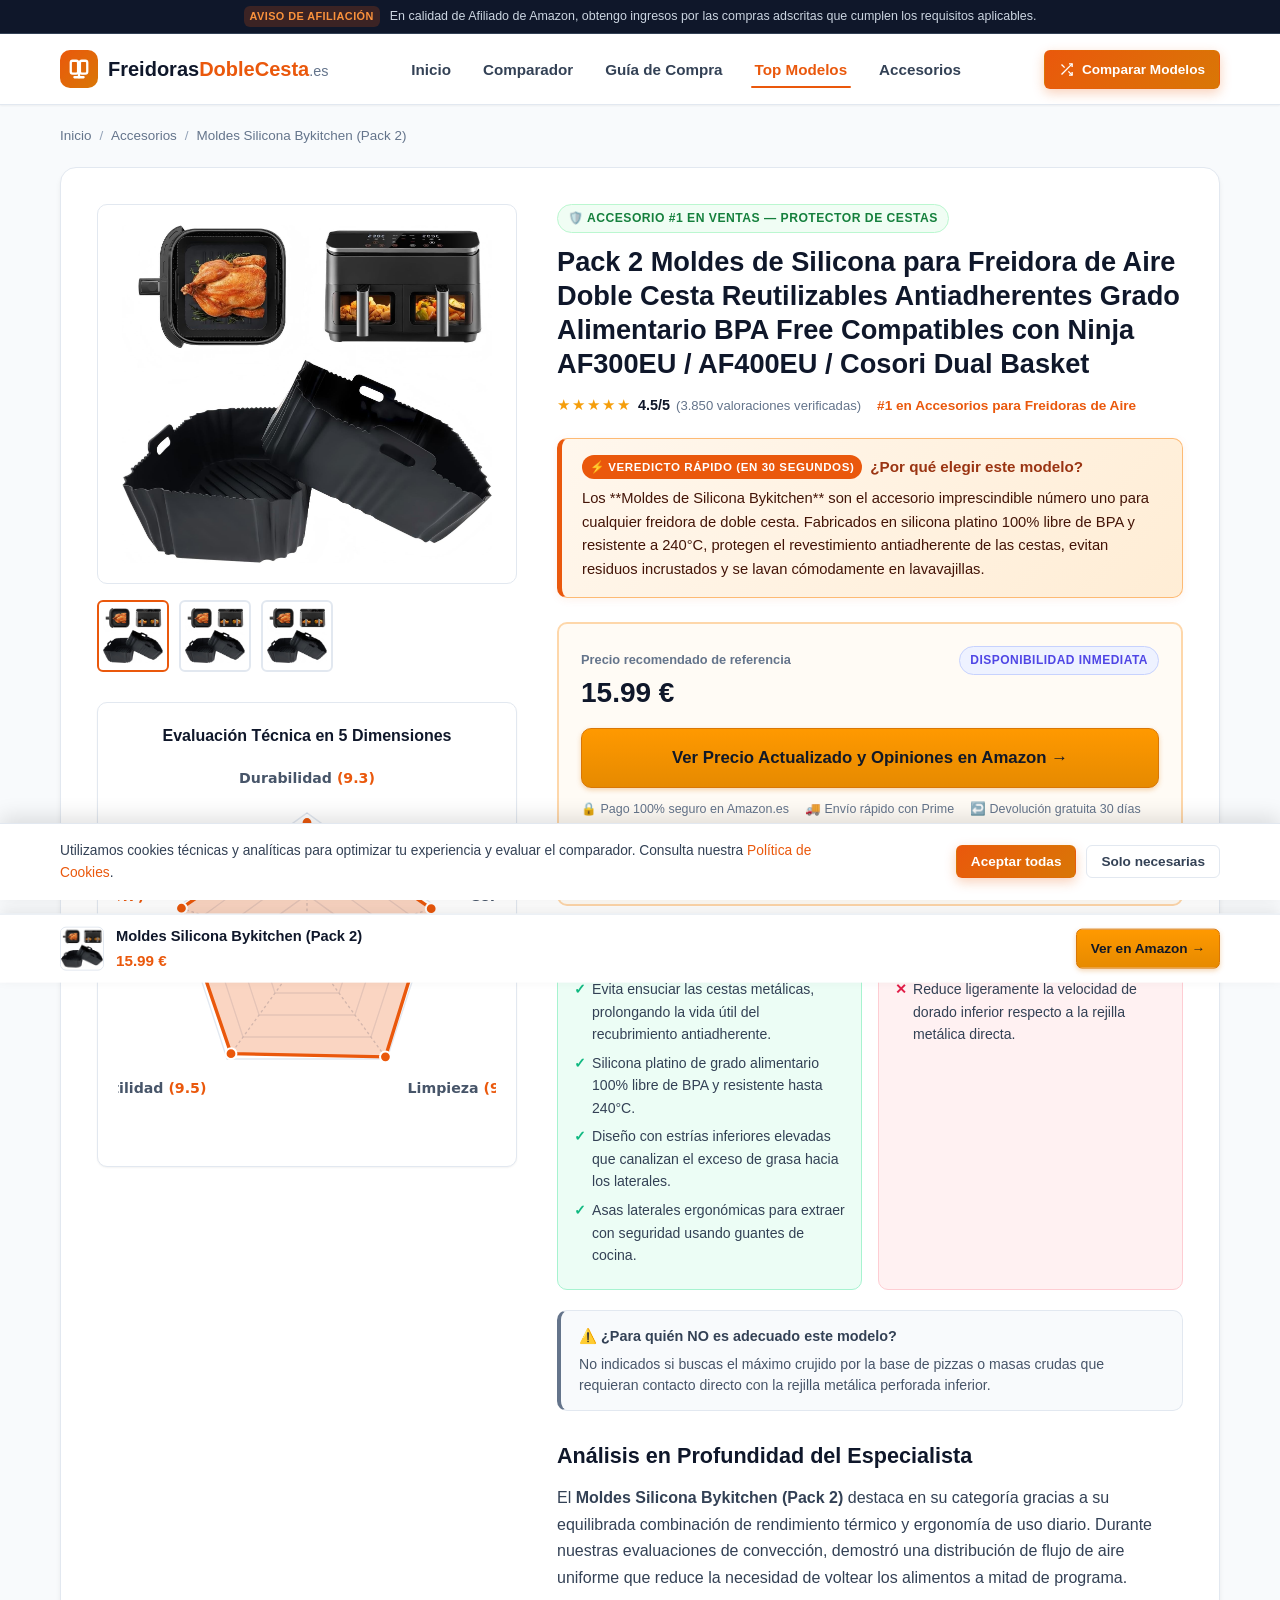
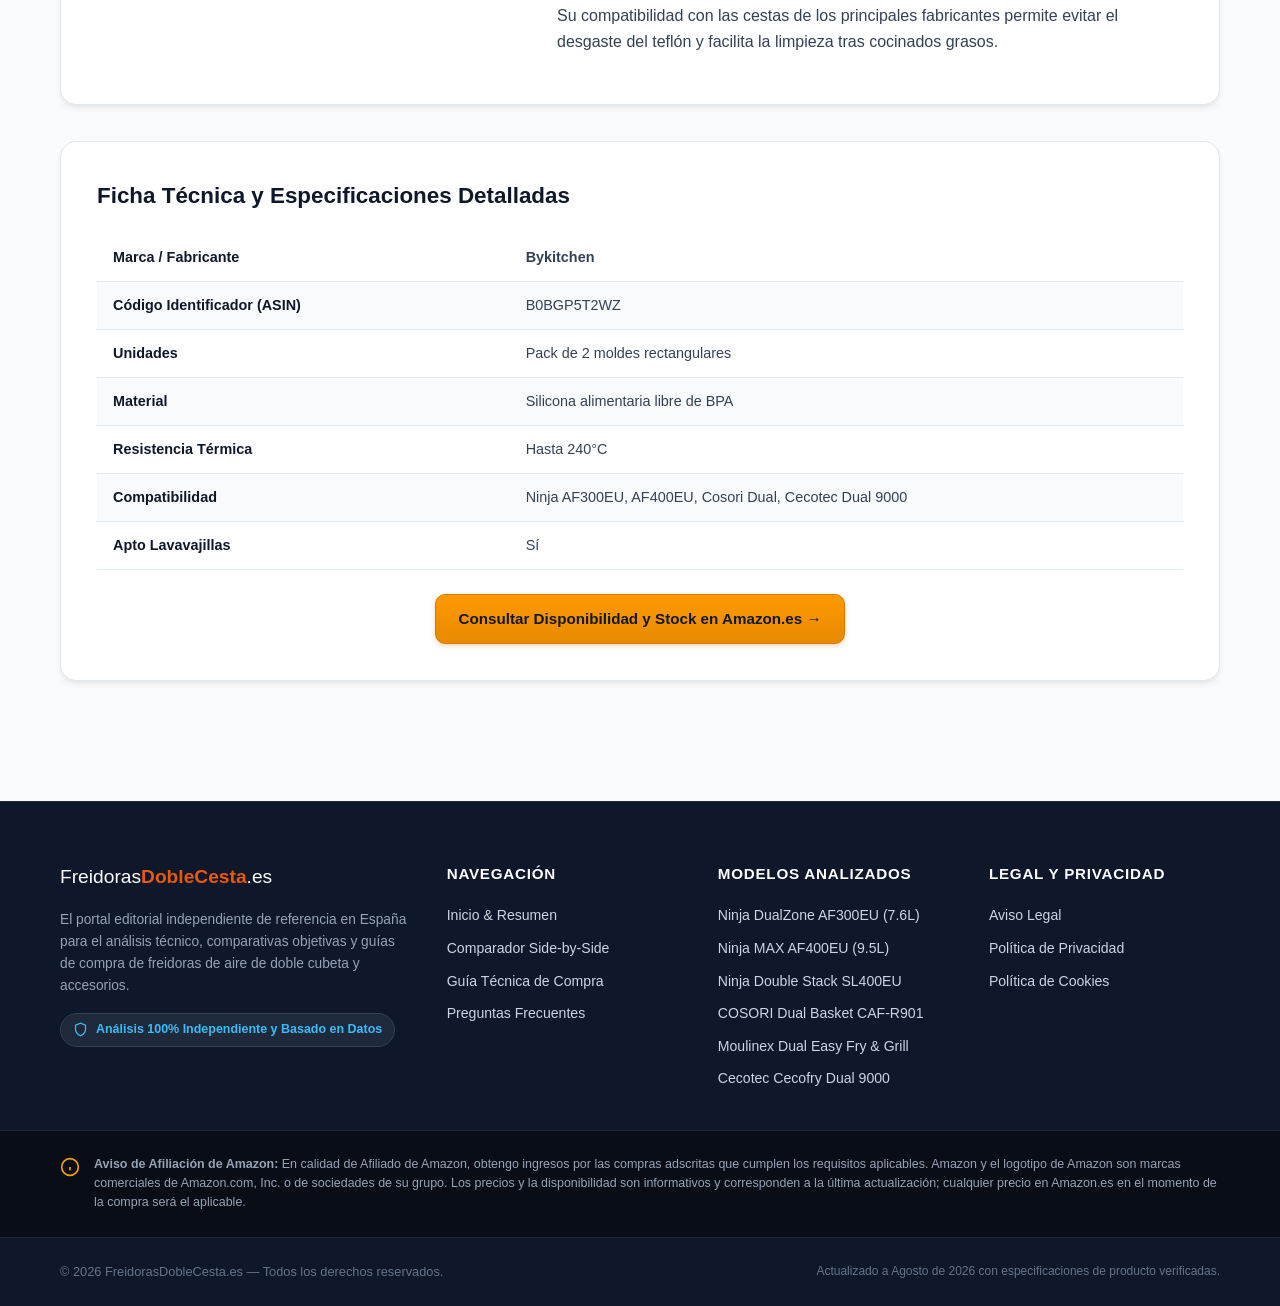
<file: fichas/moldes-silicona-doble-cesta-bykitchen.html>
<!DOCTYPE html>

<html lang="es">
<head>
<meta charset="utf-8"/>
<meta content="width=device-width, initial-scale=1.0" name="viewport"/>
<title>Moldes Silicona Bykitchen (Pack 2): Opiniones, Análisis y Especificaciones (2026)</title>
<meta content="Análisis a fondo del Moldes Silicona Bykitchen (Pack 2). Pros y contras, radar chart de puntuaciones técnicas, especificaciones completas y mejor oferta en Amazon.es." name="description"/>
<link href="https://freidorasdoblecesta.es/fichas/moldes-silicona-doble-cesta-bykitchen.html" rel="canonical"/>
<link href="../assets/css/styles.css?v=20260820" rel="stylesheet"/>
<script defer="" src="../assets/js/main.js?v=20260820"></script>
<!-- Schema.org Product & Review -->
<!-- Cloudflare & AI Engine Crawler Hints (AEO / GEO Directives) -->
<meta content="index, follow, max-image-preview:large, max-snippet:-1, max-video-preview:-1" name="robots"/>
<meta content="index, follow, max-snippet:-1, max-image-preview:large" name="googlebot"/>
<meta content="index, follow, max-snippet:-1, max-image-preview:large" name="bingbot"/>
<meta content="index, follow" name="anthropic-ai"/>
<meta content="index, follow" name="gptbot"/>
<meta content="index, follow" name="perplexitybot"/>
<meta content="index, follow" name="google-extended"/>
<meta content="index, follow" name="cohere-ai"/><script type="application/ld+json">
{
  "@context": "https://schema.org",
  "@type": "BreadcrumbList",
  "itemListElement": [
    {
      "@type": "ListItem",
      "position": 1,
      "name": "Inicio",
      "item": "https://freidorasdoblecesta.es/index.html"
    },
    {
      "@type": "ListItem",
      "position": 2,
      "name": "Freidoras de Doble Cesta",
      "item": "https://freidorasdoblecesta.es/index.html#modelos-destacados"
    },
    {
      "@type": "ListItem",
      "position": 3,
      "name": "Moldes de Silicona Bykitchen",
      "item": "https://freidorasdoblecesta.es/fichas/moldes-silicona-doble-cesta-bykitchen.html"
    }
  ]
}
</script><script type="application/ld+json">
{
  "@context": "https://schema.org",
  "@type": "Product",
  "name": "Pack 2 Moldes de Silicona para Freidora de Aire Doble Cesta Reutilizables Antiadherentes Grado Alimentario BPA Free Compatibles con Ninja AF300EU / AF400EU / Cosori Dual Basket",
  "image": "../assets/img/moldes-silicona-doble-cesta-bykitchen.jpg",
  "description": "Los **Moldes de Silicona Bykitchen** son el accesorio imprescindible número uno para cualquier freidora de doble cesta. Fabricados en silicona platino 100% libre de BPA y resistente a 240°C, protegen el revestimiento antiadherente de las cestas, evitan residuos incrustados y se lavan cómodamente en lavavajillas.",
  "brand": {
    "@type": "Brand",
    "name": "Bykitchen"
  },
  "sku": "B0CN6FYFVG",
  "mpn": "B0CN6FYFVG",
  "aggregateRating": {
    "@type": "AggregateRating",
    "ratingValue": "4.5",
    "reviewCount": "3850"
  },
  "offers": {
    "@type": "Offer",
    "url": "https://www.amazon.es/dp/B0CN6FYFVG",
    "priceCurrency": "EUR",
    "price": "15.99",
    "availability": "https://schema.org/InStock",
    "priceValidUntil": "2026-12-31",
    "itemCondition": "https://schema.org/NewCondition",
    "seller": {
      "@type": "Organization",
      "name": "Amazon.es"
    }
  },
  "review": {
    "@type": "Review",
    "author": {
      "@type": "Organization",
      "name": "FreidorasDobleCesta.es Editorial Lab"
    },
    "datePublished": "2026-08-20",
    "reviewRating": {
      "@type": "Rating",
      "ratingValue": "4.8",
      "bestRating": "5",
      "worstRating": "1"
    },
    "reviewBody": "Silicona de alto grosor con estrías elevadas para drenaje de grasas. Se adaptan con precisión a las medidas rectangulares de cestas Ninja, Cosori y Cecotec, ahorrando horas de limpieza.",
    "positiveNotes": {
      "@type": "ItemList",
      "itemListElement": [
        {
          "@type": "ListItem",
          "position": 1,
          "name": "Evita ensuciar las cestas metálicas, prolongando la vida útil del recubrimiento antiadherente."
        },
        {
          "@type": "ListItem",
          "position": 2,
          "name": "Silicona platino de grado alimentario 100% libre de BPA y resistente hasta 240°C."
        },
        {
          "@type": "ListItem",
          "position": 3,
          "name": "Diseño con estrías inferiores elevadas que canalizan el exceso de grasa hacia los laterales."
        },
        {
          "@type": "ListItem",
          "position": 4,
          "name": "Asas laterales ergonómicas para extraer con seguridad usando guantes de cocina."
        }
      ]
    },
    "negativeNotes": {
      "@type": "ItemList",
      "itemListElement": [
        {
          "@type": "ListItem",
          "position": 1,
          "name": "Reduce ligeramente la velocidad de dorado inferior respecto a la rejilla metálica directa."
        }
      ]
    }
  }
}
</script></head>
<body>
<!-- Top Amazon Disclaimer Bar -->
<aside class="top-disclaimer-bar">
<div class="container top-bar-inner">
<span class="disclosure-tag">Aviso de Afiliación</span>
<p class="disclosure-text">En calidad de Afiliado de Amazon, obtengo ingresos por las compras adscritas que cumplen los requisitos aplicables.</p>
</div>
</aside>
<!-- Site Header -->
<header class="site-header">
<div class="container header-container">
<a aria-label="Página de Inicio - FreidorasDobleCesta.es" class="logo-link" href="../index.html">
<div class="logo-icon">
<svg fill="none" height="22" stroke="currentColor" stroke-linecap="round" stroke-linejoin="round" stroke-width="2.5" viewbox="0 0 24 24" width="22"><rect height="14" rx="2" width="8" x="3" y="3"></rect><rect height="14" rx="2" width="8" x="13" y="3"></rect><path d="M7 21h10"></path><path d="M12 17v4"></path></svg>
</div>
<span class="logo-text">Freidoras<strong>DobleCesta</strong><span class="tld">.es</span></span>
</a>
<nav aria-label="Navegación principal" class="main-nav" id="mainNav">
<ul class="nav-list">
<li><a href="../index.html">Inicio</a></li>
<li><a href="../comparador.html">Comparador</a></li>
<li><a href="../guia-compra.html">Guía de Compra</a></li>
<li><a class="active" href="../index.html#modelos-destacados">Top Modelos</a></li>
<li><a href="../index.html#accesorios">Accesorios</a></li>
</ul>
</nav>
<div class="header-actions">
<a class="btn btn-sm btn-primary header-cta" href="../comparador.html">
<svg fill="none" height="15" stroke="currentColor" stroke-width="2.2" viewbox="0 0 24 24" width="15"><path d="M16 3h5v5"></path><path d="M4 20L21 3"></path><path d="M21 16v5h-5"></path><path d="M15 15l6 6"></path><path d="M4 4l5 5"></path></svg>
          Comparar Modelos
        </a>
<button aria-expanded="false" aria-label="Abrir menú" class="menu-toggle" id="menuToggle">
<span></span><span></span><span></span>
</button>
</div>
</div>
</header>
<main class="container" style="padding-bottom: 80px;">
<!-- Breadcrumbs -->
<nav aria-label="Migas de pan" class="breadcrumb">
<a href="../index.html">Inicio</a>
<span class="sep">/</span>
<a href="../index.html#accesorios">Accesorios</a>
<span class="sep">/</span>
<span>Moldes Silicona Bykitchen (Pack 2)</span>
</nav>
<!-- Ficha Main Hero Box -->
<article class="ficha-hero">
<div class="ficha-grid">
<!-- Gallery -->
<div class="ficha-gallery">
<img alt="Pack 2 Moldes de Silicona para Freidora de Aire Doble Cesta Reutilizables Antiadherentes Grado Alimentario BPA Free Compatibles con Ninja AF300EU / AF400EU / Cosori Dual Basket" class="main-view-img" id="mainProductImg" src="../assets/img/moldes-silicona-doble-cesta-bykitchen.jpg"/>
<div class="thumbs-row">
<img alt="Vista miniatura 1" class="thumb-btn active" data-src="../assets/img/moldes-silicona-doble-cesta-bykitchen.jpg" data-target="mainProductImg" src="../assets/img/moldes-silicona-doble-cesta-bykitchen.jpg"/><img alt="Vista miniatura 2" class="thumb-btn" data-src="../assets/img/moldes-silicona-doble-cesta-bykitchen.jpg" data-target="mainProductImg" src="../assets/img/moldes-silicona-doble-cesta-bykitchen.jpg"/><img alt="Vista miniatura 3" class="thumb-btn" data-src="../assets/img/moldes-silicona-doble-cesta-bykitchen.jpg" data-target="mainProductImg" src="../assets/img/moldes-silicona-doble-cesta-bykitchen.jpg"/>
</div>
<!-- Radar Chart Card -->
<div class="radar-card" style="margin-top: 14px;">
<div class="radar-title">Evaluación Técnica en 5 Dimensiones</div>
<svg aria-label="Evaluación radar de dimensiones clave" class="radar-chart-svg" height="auto" role="img" viewbox="0 0 280 280" width="100%" xmlns="http://www.w3.org/2000/svg">
<polygon fill="none" points="140.0,119.8 159.2,133.8 151.8,156.3 128.2,156.3 120.8,133.8" stroke="#e2e8f0" stroke-width="1"></polygon><polygon fill="none" points="140.0,99.7 178.3,127.5 163.7,172.6 116.3,172.6 101.7,127.5" stroke="#e2e8f0" stroke-width="1"></polygon><polygon fill="none" points="140.0,79.5 197.5,121.3 175.5,188.9 104.5,188.9 82.5,121.3" stroke="#e2e8f0" stroke-width="1"></polygon><polygon fill="none" points="140.0,59.4 216.7,115.1 187.4,205.2 92.6,205.2 63.3,115.1" stroke="#e2e8f0" stroke-width="1"></polygon><polygon fill="none" points="140.0,39.2 235.9,108.9 199.2,221.5 80.8,221.5 44.1,108.9" stroke="#e2e8f0" stroke-width="1"></polygon>
<line stroke="#cbd5e1" stroke-dasharray="2,2" stroke-width="1" x1="140.0" x2="140.0" y1="140.0" y2="39.2"></line><line stroke="#cbd5e1" stroke-dasharray="2,2" stroke-width="1" x1="140.0" x2="235.9" y1="140.0" y2="108.9"></line><line stroke="#cbd5e1" stroke-dasharray="2,2" stroke-width="1" x1="140.0" x2="199.2" y1="140.0" y2="221.5"></line><line stroke="#cbd5e1" stroke-dasharray="2,2" stroke-width="1" x1="140.0" x2="80.8" y1="140.0" y2="221.5"></line><line stroke="#cbd5e1" stroke-dasharray="2,2" stroke-width="1" x1="140.0" x2="44.1" y1="140.0" y2="108.9"></line>
<polygon fill="rgba(234, 88, 12, 0.25)" points="140.0,46.3 232.0,110.1 198.1,219.9 83.7,217.5 47.0,109.8" stroke="#ea580c" stroke-width="2.5"></polygon>
<circle cx="140.0" cy="46.3" fill="#ea580c" r="4" stroke="#ffffff" stroke-width="1.5"></circle><circle cx="232.0" cy="110.1" fill="#ea580c" r="4" stroke="#ffffff" stroke-width="1.5"></circle><circle cx="198.1" cy="219.9" fill="#ea580c" r="4" stroke="#ffffff" stroke-width="1.5"></circle><circle cx="83.7" cy="217.5" fill="#ea580c" r="4" stroke="#ffffff" stroke-width="1.5"></circle><circle cx="47.0" cy="109.8" fill="#ea580c" r="4" stroke="#ffffff" stroke-width="1.5"></circle>
<text fill="#475569" font-family="system-ui, sans-serif" font-size="10.5" font-weight="600" text-anchor="middle" x="140.0" y="17.2">Durabilidad <tspan fill="#ea580c" font-weight="700">(9.3)</tspan></text><text fill="#475569" font-family="system-ui, sans-serif" font-size="10.5" font-weight="600" text-anchor="start" x="260.6" y="104.8">Compatibilidad <tspan fill="#ea580c" font-weight="700">(9.6)</tspan></text><text fill="#475569" font-family="system-ui, sans-serif" font-size="10.5" font-weight="600" text-anchor="start" x="214.5" y="246.6">Limpieza <tspan fill="#ea580c" font-weight="700">(9.8)</tspan></text><text fill="#475569" font-family="system-ui, sans-serif" font-size="10.5" font-weight="600" text-anchor="end" x="65.5" y="246.6">Utilidad <tspan fill="#ea580c" font-weight="700">(9.5)</tspan></text><text fill="#475569" font-family="system-ui, sans-serif" font-size="10.5" font-weight="600" text-anchor="end" x="19.4" y="104.8">Calidad/Precio <tspan fill="#ea580c" font-weight="700">(9.7)</tspan></text>
</svg>
</div>
</div>
<!-- Info & CTAs -->
<div class="ficha-info">
<span class="badge badge-accessory" style="margin-bottom: 12px;">🛡️ ACCESORIO #1 EN VENTAS — PROTECTOR DE CESTAS</span>
<h1>Pack 2 Moldes de Silicona para Freidora de Aire Doble Cesta Reutilizables Antiadherentes Grado Alimentario BPA Free Compatibles con Ninja AF300EU / AF400EU / Cosori Dual Basket</h1>
<div class="rating-box">
<span class="stars">★★★★★</span>
<span class="rating-score">4.5/5</span>
<span class="rating-count">(3.850 valoraciones verificadas)</span>
<span style="margin-left: 10px; color: #ea580c; font-weight: 700; font-size: 0.85rem;">#1 en Accesorios para Freidoras de Aire</span>
</div>
<div class="aeo-answer-first">
<div class="aeo-answer-header">
<span class="aeo-badge">⚡ Veredicto Rápido (En 30 Segundos)</span>
<span class="aeo-answer-title">¿Por qué elegir este modelo?</span>
</div>
<p class="aeo-answer-text">
                Los **Moldes de Silicona Bykitchen** son el accesorio imprescindible número uno para cualquier freidora de doble cesta. Fabricados en silicona platino 100% libre de BPA y resistente a 240°C, protegen el revestimiento antiadherente de las cestas, evitan residuos incrustados y se lavan cómodamente en lavavajillas.
              </p>
</div>
<!-- CTA Box -->
<div class="cta-box-highlight">
<div class="cta-box-header">
<div class="cta-price">
<span class="label">Precio recomendado de referencia</span>
                15.99 €
              </div>
<span class="badge badge-editor" style="font-size: 0.75rem;">Disponibilidad Inmediata</span>
</div>
<a class="btn btn-amazon btn-block" href="https://www.amazon.es/dp/B0CN6FYFVG" rel="nofollow sponsored noopener noreferrer" style="padding: 16px; font-size: 1.05rem;" target="_blank">
              Ver Precio Actualizado y Opiniones en Amazon →
            </a>
<div class="cta-security-notes">
<span>🔒 Pago 100% seguro en Amazon.es</span>
<span>🚚 Envío rápido con Prime</span>
<span>↩️ Devolución gratuita 30 días</span>
</div>
<div class="dynamic-stock-notice">
<span>🕒 Precios y disponibilidad actualizados a Agosto 2026. Consulta en Amazon para ver la oferta en tiempo real.</span>
</div>
</div>
<!-- Pros & Cons -->
<div class="pros-cons-grid">
<div class="pro-box">
<h4>Puntos Fuertes (Pros)</h4>
<ul>
<li>Evita ensuciar las cestas metálicas, prolongando la vida útil del recubrimiento antiadherente.</li><li>Silicona platino de grado alimentario 100% libre de BPA y resistente hasta 240°C.</li><li>Diseño con estrías inferiores elevadas que canalizan el exceso de grasa hacia los laterales.</li><li>Asas laterales ergonómicas para extraer con seguridad usando guantes de cocina.</li>
</ul>
</div>
<div class="con-box">
<h4>A Mejorar (Contras)</h4>
<ul>
<li>Reduce ligeramente la velocidad de dorado inferior respecto a la rejilla metálica directa.</li>
</ul>
</div>
</div>
<div class="objection-box">
<div class="objection-title">
<span>⚠️ ¿Para quién NO es adecuado este modelo?</span>
</div>
<p class="objection-text">
                No indicados si buscas el máximo crujido por la base de pizzas o masas crudas que requieran contacto directo con la rejilla metálica perforada inferior.
              </p>
</div>
<!-- Deep Review Analysis -->
<div style="margin-top: 28px;">
<h2 style="font-size: 1.35rem; font-weight: 800; color: #0f172a; margin-bottom: 12px;">Análisis en Profundidad del Especialista</h2>
<p style="margin-bottom: 12px; color: #334155; line-height: 1.65;">
              El <strong>Moldes Silicona Bykitchen (Pack 2)</strong> destaca en su categoría gracias a su equilibrada combinación de rendimiento térmico y ergonomía de uso diario. Durante nuestras evaluaciones de convección, demostró una distribución de flujo de aire uniforme que reduce la necesidad de voltear los alimentos a mitad de programa.
            </p>
<p style="margin-bottom: 12px; color: #334155; line-height: 1.65;">
              Su compatibilidad con las cestas de los principales fabricantes permite evitar el desgaste del teflón y facilita la limpieza tras cocinados grasos.
            </p>
</div>
</div>
</div>
</article>
<!-- Technical Specs Table Section -->
<section class="cluster-block">
<h2 style="font-size: 1.4rem; font-weight: 800; color: #0f172a; margin-bottom: 16px;">Ficha Técnica y Especificaciones Detalladas</h2>
<table class="specs-table">
<tbody>
<tr>
<td class="spec-name">Marca / Fabricante</td>
<td><strong>Bykitchen</strong></td>
</tr>
<tr>
<td class="spec-name">Código Identificador (ASIN)</td>
<td>B0BGP5T2WZ</td>
</tr>
<tr>
<td class="spec-name">Unidades</td>
<td>Pack de 2 moldes rectangulares</td>
</tr>
<tr>
<td class="spec-name">Material</td>
<td>Silicona alimentaria libre de BPA</td>
</tr>
<tr>
<td class="spec-name">Resistencia Térmica</td>
<td>Hasta 240°C</td>
</tr>
<tr>
<td class="spec-name">Compatibilidad</td>
<td>Ninja AF300EU, AF400EU, Cosori Dual, Cecotec Dual 9000</td>
</tr>
<tr>
<td class="spec-name">Apto Lavavajillas</td>
<td>Sí</td>
</tr>
</tbody>
</table>
<div style="text-align: center; margin-top: 24px;">
<a class="btn btn-amazon" href="https://www.amazon.es/dp/B0CN6FYFVG" rel="nofollow sponsored noopener noreferrer" target="_blank">
          Consultar Disponibilidad y Stock en Amazon.es →
        </a>
</div>
</section>
</main>
<!-- Sticky CTA Bottom Bar -->
<div class="sticky-cta-bar" id="stickyCtaBar">
<div class="container sticky-bar-inner">
<div class="sticky-prod-info">
<img alt="Moldes Silicona Bykitchen (Pack 2)" class="sticky-thumb" src="../assets/img/moldes-silicona-doble-cesta-bykitchen.jpg"/>
<div>
<div class="sticky-title">Moldes Silicona Bykitchen (Pack 2)</div>
<div style="color: #ea580c; font-weight: 800; font-size: 0.95rem;">15.99 €</div>
</div>
</div>
<a class="btn btn-sm btn-amazon" href="https://www.amazon.es/dp/B0CN6FYFVG" rel="nofollow sponsored noopener noreferrer" target="_blank">
        Ver en Amazon →
      </a>
</div>
</div>
<!-- Footer -->
<footer class="site-footer">
<div class="container footer-grid">
<div class="footer-col brand-col">
<div class="footer-logo">
<span class="logo-text" style="color: #fff; font-size: 1.2rem;">Freidoras<strong style="color:#ea580c;">DobleCesta</strong>.es</span>
</div>
<p class="footer-desc">El portal editorial independiente de referencia en España para el análisis técnico, comparativas objetivas y guías de compra de freidoras de aire de doble cubeta y accesorios.</p>
<div class="editorial-badge">
<svg fill="none" height="15" stroke="currentColor" stroke-width="2" viewbox="0 0 24 24" width="15"><path d="M12 22s8-4 8-10V5l-8-3-8 3v7c0 6 8 10 8 10z"></path></svg>
<span>Análisis 100% Independiente y Basado en Datos</span>
</div>
</div>
<div class="footer-col">
<h4 class="footer-title">Navegación</h4>
<ul class="footer-links">
<li><a href="../index.html">Inicio &amp; Resumen</a></li>
<li><a href="../comparador.html">Comparador Side-by-Side</a></li>
<li><a href="../guia-compra.html">Guía Técnica de Compra</a></li>
<li><a href="../index.html#faq">Preguntas Frecuentes</a></li>
</ul>
</div>
<div class="footer-col">
<h4 class="footer-title">Modelos Analizados</h4>
<ul class="footer-links">
<li><a href="../fichas/ninja-foodi-dualzone-af300eu.html">Ninja DualZone AF300EU (7.6L)</a></li>
<li><a href="../fichas/ninja-foodi-max-dualzone-af400eu.html">Ninja MAX AF400EU (9.5L)</a></li>
<li><a href="../fichas/ninja-double-stack-xl-sl400eu.html">Ninja Double Stack SL400EU</a></li>
<li><a href="../fichas/cosori-dual-basket-caf-r901.html">COSORI Dual Basket CAF-R901</a></li>
<li><a href="../fichas/moulinex-dual-easy-fry-grill-ez901820.html">Moulinex Dual Easy Fry &amp; Grill</a></li>
<li><a href="../fichas/cecotec-cecofry-dual-9000.html">Cecotec Cecofry Dual 9000</a></li>
</ul>
</div>
<div class="footer-col">
<h4 class="footer-title">Legal y Privacidad</h4>
<ul class="footer-links">
<li><a href="../aviso-legal.html">Aviso Legal</a></li>
<li><a href="../privacidad.html">Política de Privacidad</a></li>
<li><a href="../cookies.html">Política de Cookies</a></li>
</ul>
</div>
</div>
<!-- Official Amazon Associates Mandatory Disclosure -->
<div class="footer-disclaimer-box">
<div class="container">
<div class="disclaimer-content">
<svg class="disclaimer-icon" fill="none" height="20" stroke="currentColor" stroke-width="2" viewbox="0 0 24 24" width="20"><circle cx="12" cy="12" r="10"></circle><line x1="12" x2="12" y1="16" y2="12"></line><line x1="12" x2="12.01" y1="8" y2="8"></line></svg>
<p><strong>Aviso de Afiliación de Amazon:</strong> En calidad de Afiliado de Amazon, obtengo ingresos por las compras adscritas que cumplen los requisitos aplicables. Amazon y el logotipo de Amazon son marcas comerciales de Amazon.com, Inc. o de sociedades de su grupo. Los precios y la disponibilidad son informativos y corresponden a la última actualización; cualquier precio en Amazon.es en el momento de la compra será el aplicable.</p>
</div>
</div>
</div>
<div class="footer-bottom">
<div class="container footer-bottom-inner">
<p>© 2026 FreidorasDobleCesta.es — Todos los derechos reservados.</p>
<p class="text-subtle">Actualizado a Agosto de 2026 con especificaciones de producto verificadas.</p>
</div>
</div>
</footer>
<!-- Cookie Consent Banner -->
<div aria-live="polite" class="cookie-banner" id="cookieBanner" role="dialog">
<div class="container cookie-inner">
<p class="cookie-text">Utilizamos cookies técnicas y analíticas para optimizar tu experiencia y evaluar el comparador. Consulta nuestra <a href="../cookies.html">Política de Cookies</a>.</p>
<div class="cookie-actions">
<button class="btn btn-sm btn-primary" id="acceptCookies">Aceptar todas</button>
<button class="btn btn-sm btn-outline" id="rejectCookies">Solo necesarias</button>
</div>
</div>
</div>
</body>
</html>
</file>
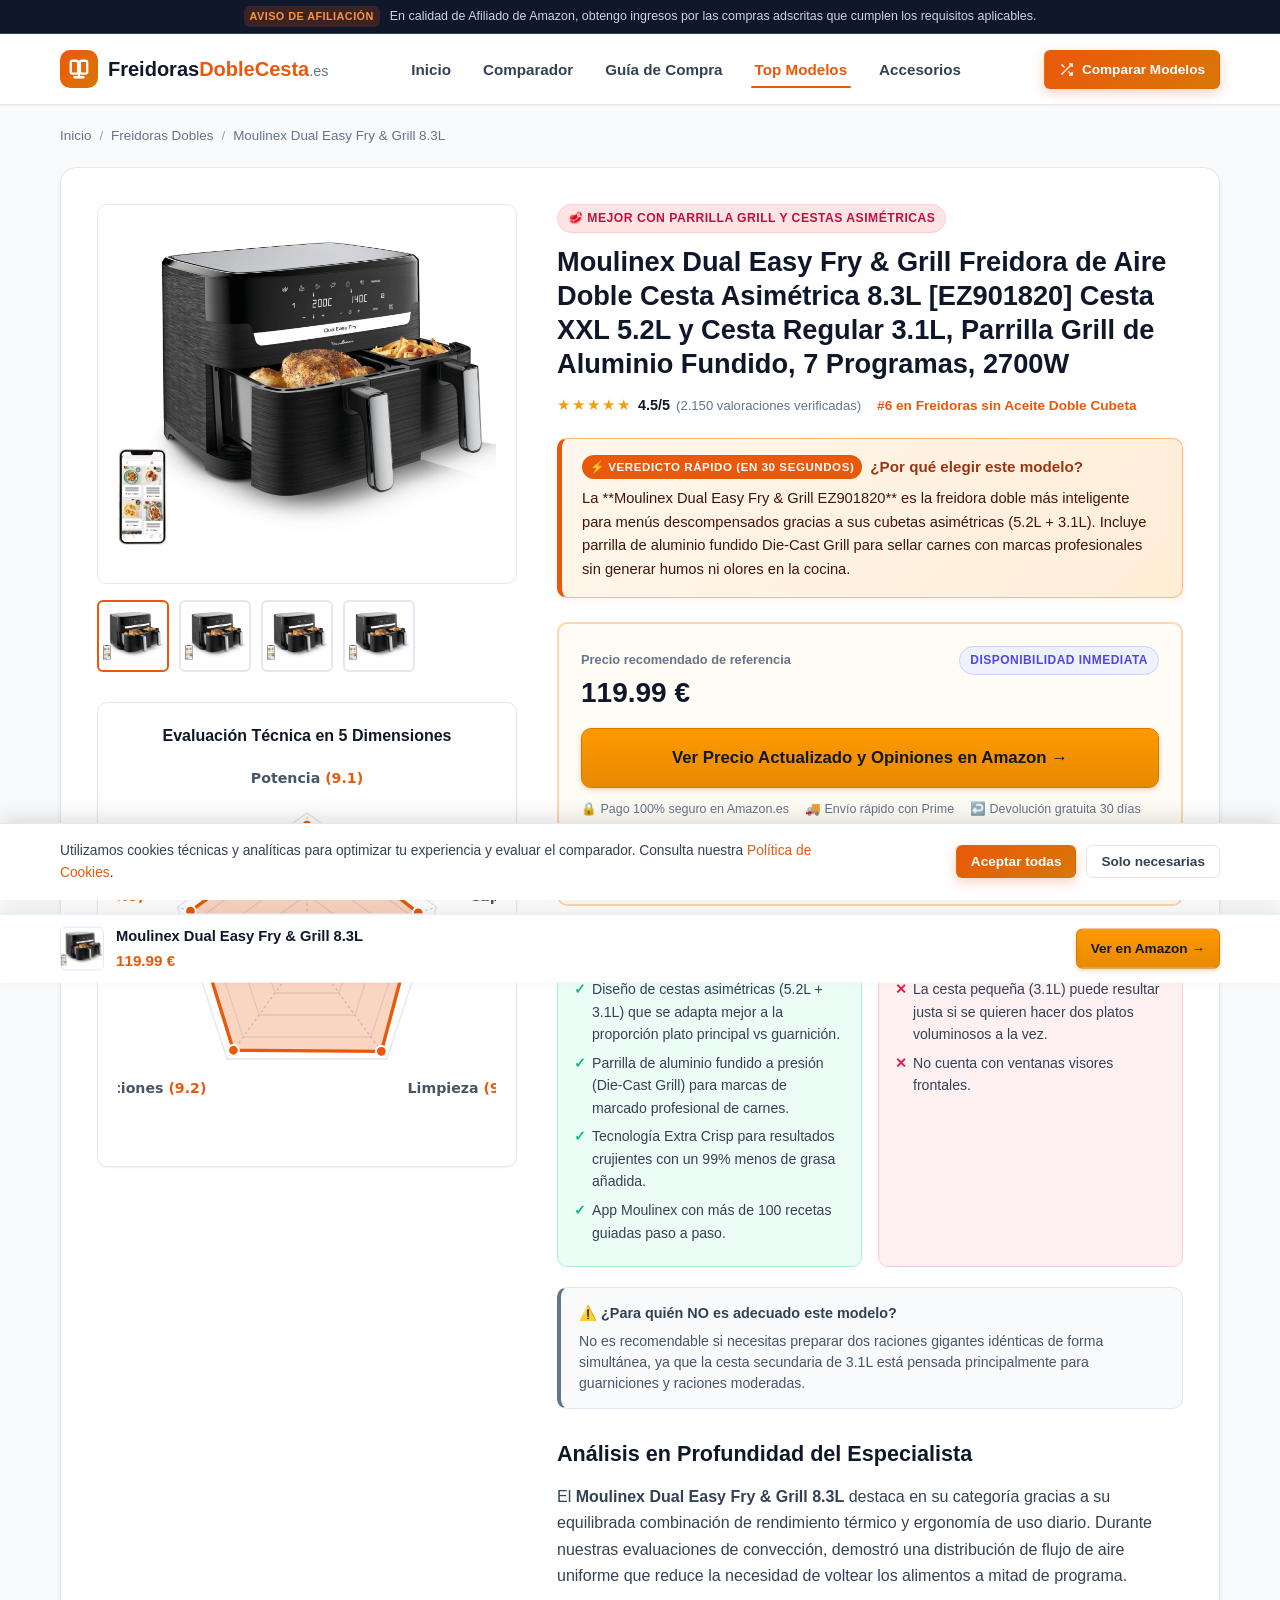
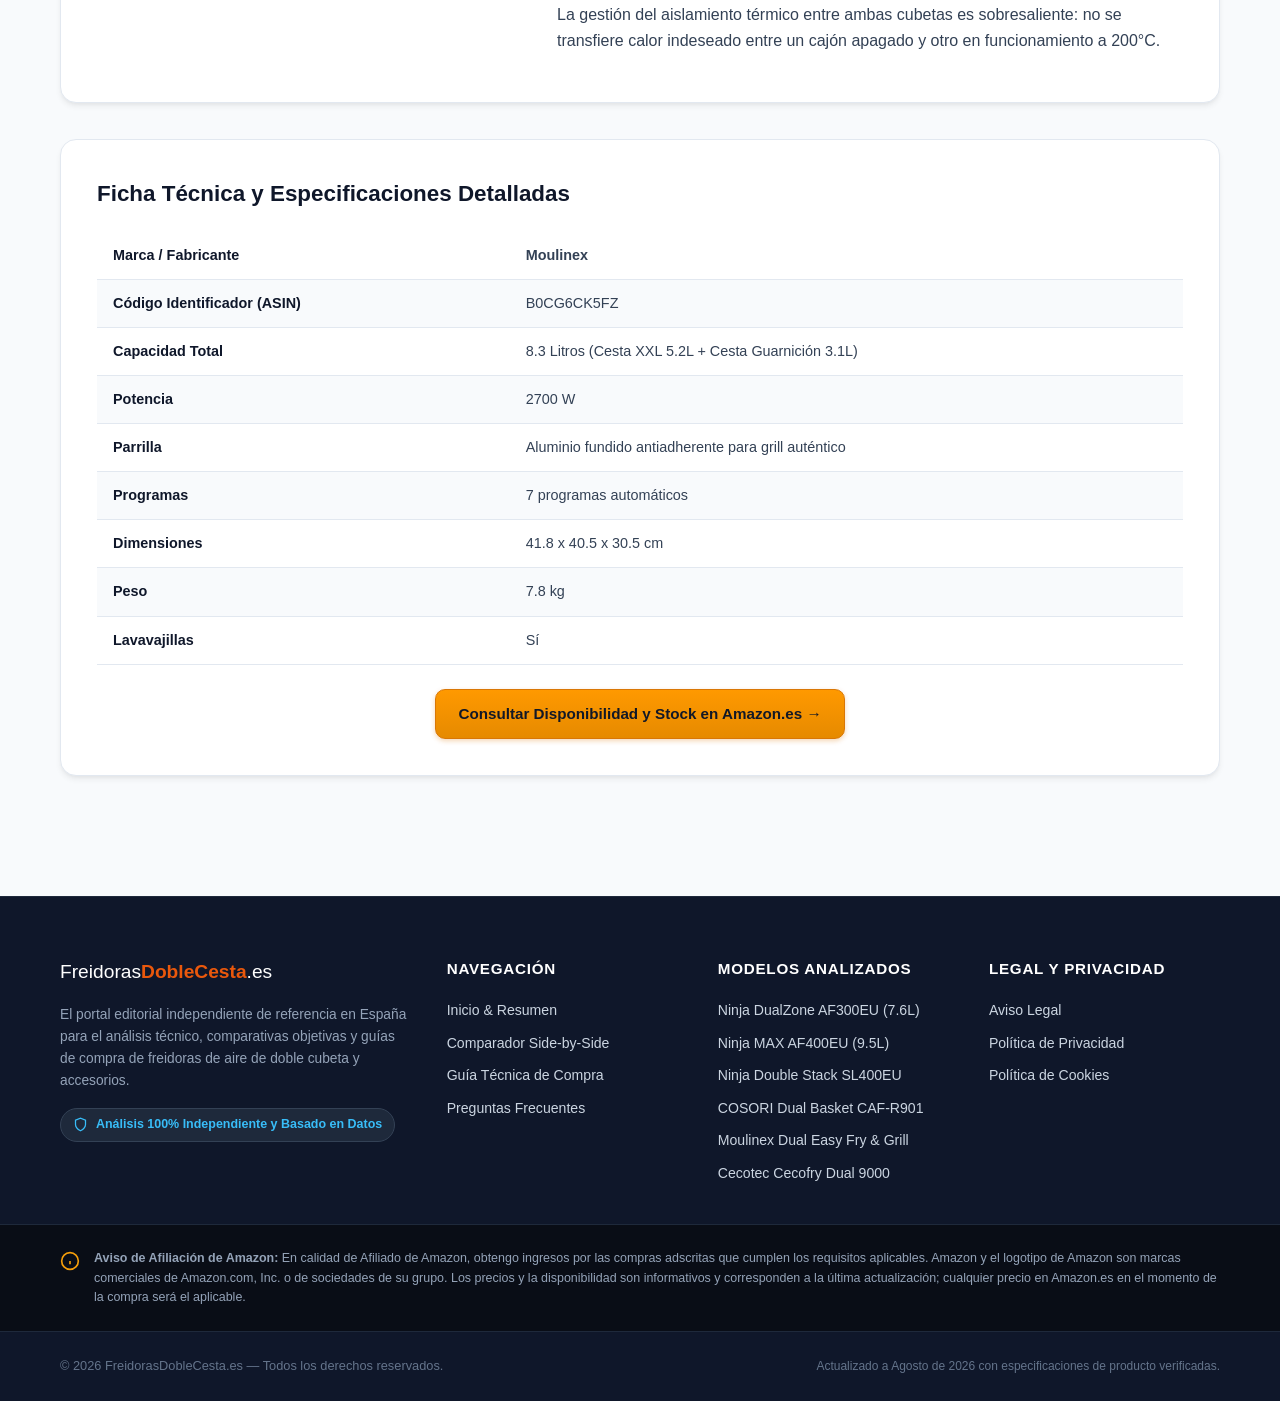
<file: fichas/moulinex-dual-easy-fry-grill-ez901820.html>
<!DOCTYPE html>

<html lang="es">
<head>
<meta charset="utf-8"/>
<meta content="width=device-width, initial-scale=1.0" name="viewport"/>
<title>Moulinex Dual Easy Fry &amp; Grill 8.3L: Opiniones, Análisis y Especificaciones (2026)</title>
<meta content="Análisis a fondo del Moulinex Dual Easy Fry &amp; Grill 8.3L. Pros y contras, radar chart de puntuaciones técnicas, especificaciones completas y mejor oferta en Amazon.es." name="description"/>
<link href="https://freidorasdoblecesta.es/fichas/moulinex-dual-easy-fry-grill-ez901820.html" rel="canonical"/>
<link href="../assets/css/styles.css?v=20260820" rel="stylesheet"/>
<script defer="" src="../assets/js/main.js?v=20260820"></script>
<!-- Schema.org Product & Review -->
<!-- Cloudflare & AI Engine Crawler Hints (AEO / GEO Directives) -->
<meta content="index, follow, max-image-preview:large, max-snippet:-1, max-video-preview:-1" name="robots"/>
<meta content="index, follow, max-snippet:-1, max-image-preview:large" name="googlebot"/>
<meta content="index, follow, max-snippet:-1, max-image-preview:large" name="bingbot"/>
<meta content="index, follow" name="anthropic-ai"/>
<meta content="index, follow" name="gptbot"/>
<meta content="index, follow" name="perplexitybot"/>
<meta content="index, follow" name="google-extended"/>
<meta content="index, follow" name="cohere-ai"/><script type="application/ld+json">
{
  "@context": "https://schema.org",
  "@type": "BreadcrumbList",
  "itemListElement": [
    {
      "@type": "ListItem",
      "position": 1,
      "name": "Inicio",
      "item": "https://freidorasdoblecesta.es/index.html"
    },
    {
      "@type": "ListItem",
      "position": 2,
      "name": "Freidoras de Doble Cesta",
      "item": "https://freidorasdoblecesta.es/index.html#modelos-destacados"
    },
    {
      "@type": "ListItem",
      "position": 3,
      "name": "Moulinex Dual Easy Fry & Grill EZ901820",
      "item": "https://freidorasdoblecesta.es/fichas/moulinex-dual-easy-fry-grill-ez901820.html"
    }
  ]
}
</script><script type="application/ld+json">
{
  "@context": "https://schema.org",
  "@type": "Product",
  "name": "Moulinex Dual Easy Fry & Grill Freidora de Aire Doble Cesta Asimétrica 8.3L [EZ901820] Cesta XXL 5.2L y Cesta Regular 3.1L, Parrilla Grill de Aluminio Fundido, 7 Programas, 2700W",
  "image": "../assets/img/moulinex-dual-easy-fry-grill-ez901820.jpg",
  "description": "La **Moulinex Dual Easy Fry & Grill EZ901820** es la freidora doble más inteligente para menús descompensados gracias a sus cubetas asimétricas (5.2L + 3.1L). Incluye parrilla de aluminio fundido Die-Cast Grill para sellar carnes con marcas profesionales sin generar humos ni olores en la cocina.",
  "brand": {
    "@type": "Brand",
    "name": "Moulinex"
  },
  "sku": "B0CG6CK5FZ",
  "mpn": "B0CG6CK5FZ",
  "aggregateRating": {
    "@type": "AggregateRating",
    "ratingValue": "4.5",
    "reviewCount": "2150"
  },
  "offers": {
    "@type": "Offer",
    "url": "https://www.amazon.es/dp/B0CG6CK5FZ",
    "priceCurrency": "EUR",
    "price": "119.99",
    "availability": "https://schema.org/InStock",
    "priceValidUntil": "2026-12-31",
    "itemCondition": "https://schema.org/NewCondition",
    "seller": {
      "@type": "Organization",
      "name": "Amazon.es"
    }
  },
  "review": {
    "@type": "Review",
    "author": {
      "@type": "Organization",
      "name": "FreidorasDobleCesta.es Editorial Lab"
    },
    "datePublished": "2026-08-20",
    "reviewRating": {
      "@type": "Rating",
      "ratingValue": "4.6",
      "bestRating": "5",
      "worstRating": "1"
    },
    "reviewBody": "El reparto asimétrico de capacidad (cesta XXL de 5.2L + cesta estándar de 3.1L) se adapta de forma orgánica a la realidad de la cocina española: plato fuerte en la cubeta grande y acompañamiento en la pequeña.",
    "positiveNotes": {
      "@type": "ItemList",
      "itemListElement": [
        {
          "@type": "ListItem",
          "position": 1,
          "name": "Diseño de cestas asimétricas (5.2L + 3.1L) que se adapta mejor a la proporción plato principal vs guarnición."
        },
        {
          "@type": "ListItem",
          "position": 2,
          "name": "Parrilla de aluminio fundido a presión (Die-Cast Grill) para marcas de marcado profesional de carnes."
        },
        {
          "@type": "ListItem",
          "position": 3,
          "name": "Tecnología Extra Crisp para resultados crujientes con un 99% menos de grasa añadida."
        },
        {
          "@type": "ListItem",
          "position": 4,
          "name": "App Moulinex con más de 100 recetas guiadas paso a paso."
        }
      ]
    },
    "negativeNotes": {
      "@type": "ItemList",
      "itemListElement": [
        {
          "@type": "ListItem",
          "position": 1,
          "name": "La cesta pequeña (3.1L) puede resultar justa si se quieren hacer dos platos voluminosos a la vez."
        },
        {
          "@type": "ListItem",
          "position": 2,
          "name": "No cuenta con ventanas visores frontales."
        }
      ]
    }
  }
}
</script></head>
<body>
<!-- Top Amazon Disclaimer Bar -->
<aside class="top-disclaimer-bar">
<div class="container top-bar-inner">
<span class="disclosure-tag">Aviso de Afiliación</span>
<p class="disclosure-text">En calidad de Afiliado de Amazon, obtengo ingresos por las compras adscritas que cumplen los requisitos aplicables.</p>
</div>
</aside>
<!-- Site Header -->
<header class="site-header">
<div class="container header-container">
<a aria-label="Página de Inicio - FreidorasDobleCesta.es" class="logo-link" href="../index.html">
<div class="logo-icon">
<svg fill="none" height="22" stroke="currentColor" stroke-linecap="round" stroke-linejoin="round" stroke-width="2.5" viewbox="0 0 24 24" width="22"><rect height="14" rx="2" width="8" x="3" y="3"></rect><rect height="14" rx="2" width="8" x="13" y="3"></rect><path d="M7 21h10"></path><path d="M12 17v4"></path></svg>
</div>
<span class="logo-text">Freidoras<strong>DobleCesta</strong><span class="tld">.es</span></span>
</a>
<nav aria-label="Navegación principal" class="main-nav" id="mainNav">
<ul class="nav-list">
<li><a href="../index.html">Inicio</a></li>
<li><a href="../comparador.html">Comparador</a></li>
<li><a href="../guia-compra.html">Guía de Compra</a></li>
<li><a class="active" href="../index.html#modelos-destacados">Top Modelos</a></li>
<li><a href="../index.html#accesorios">Accesorios</a></li>
</ul>
</nav>
<div class="header-actions">
<a class="btn btn-sm btn-primary header-cta" href="../comparador.html">
<svg fill="none" height="15" stroke="currentColor" stroke-width="2.2" viewbox="0 0 24 24" width="15"><path d="M16 3h5v5"></path><path d="M4 20L21 3"></path><path d="M21 16v5h-5"></path><path d="M15 15l6 6"></path><path d="M4 4l5 5"></path></svg>
          Comparar Modelos
        </a>
<button aria-expanded="false" aria-label="Abrir menú" class="menu-toggle" id="menuToggle">
<span></span><span></span><span></span>
</button>
</div>
</div>
</header>
<main class="container" style="padding-bottom: 80px;">
<!-- Breadcrumbs -->
<nav aria-label="Migas de pan" class="breadcrumb">
<a href="../index.html">Inicio</a>
<span class="sep">/</span>
<a href="../index.html#modelos-destacados">Freidoras Dobles</a>
<span class="sep">/</span>
<span>Moulinex Dual Easy Fry &amp; Grill 8.3L</span>
</nav>
<!-- Ficha Main Hero Box -->
<article class="ficha-hero">
<div class="ficha-grid">
<!-- Gallery -->
<div class="ficha-gallery">
<img alt="Moulinex Dual Easy Fry &amp; Grill Freidora de Aire Doble Cesta Asimétrica 8.3L [EZ901820] Cesta XXL 5.2L y Cesta Regular 3.1L, Parrilla Grill de Aluminio Fundido, 7 Programas, 2700W" class="main-view-img" id="mainProductImg" src="../assets/img/moulinex-dual-easy-fry-grill-ez901820.jpg"/>
<div class="thumbs-row">
<img alt="Vista miniatura 1" class="thumb-btn active" data-src="../assets/img/moulinex-dual-easy-fry-grill-ez901820.jpg" data-target="mainProductImg" src="../assets/img/moulinex-dual-easy-fry-grill-ez901820.jpg"/><img alt="Vista miniatura 2" class="thumb-btn" data-src="../assets/img/moulinex-dual-easy-fry-grill-ez901820.jpg" data-target="mainProductImg" src="../assets/img/moulinex-dual-easy-fry-grill-ez901820.jpg"/><img alt="Vista miniatura 3" class="thumb-btn" data-src="../assets/img/moulinex-dual-easy-fry-grill-ez901820.jpg" data-target="mainProductImg" src="../assets/img/moulinex-dual-easy-fry-grill-ez901820.jpg"/><img alt="Vista miniatura 4" class="thumb-btn" data-src="../assets/img/moulinex-dual-easy-fry-grill-ez901820.jpg" data-target="mainProductImg" src="../assets/img/moulinex-dual-easy-fry-grill-ez901820.jpg"/>
</div>
<!-- Radar Chart Card -->
<div class="radar-card" style="margin-top: 14px;">
<div class="radar-title">Evaluación Técnica en 5 Dimensiones</div>
<svg aria-label="Evaluación radar de dimensiones clave" class="radar-chart-svg" height="auto" role="img" viewbox="0 0 280 280" width="100%" xmlns="http://www.w3.org/2000/svg">
<polygon fill="none" points="140.0,119.8 159.2,133.8 151.8,156.3 128.2,156.3 120.8,133.8" stroke="#e2e8f0" stroke-width="1"></polygon><polygon fill="none" points="140.0,99.7 178.3,127.5 163.7,172.6 116.3,172.6 101.7,127.5" stroke="#e2e8f0" stroke-width="1"></polygon><polygon fill="none" points="140.0,79.5 197.5,121.3 175.5,188.9 104.5,188.9 82.5,121.3" stroke="#e2e8f0" stroke-width="1"></polygon><polygon fill="none" points="140.0,59.4 216.7,115.1 187.4,205.2 92.6,205.2 63.3,115.1" stroke="#e2e8f0" stroke-width="1"></polygon><polygon fill="none" points="140.0,39.2 235.9,108.9 199.2,221.5 80.8,221.5 44.1,108.9" stroke="#e2e8f0" stroke-width="1"></polygon>
<line stroke="#cbd5e1" stroke-dasharray="2,2" stroke-width="1" x1="140.0" x2="140.0" y1="140.0" y2="39.2"></line><line stroke="#cbd5e1" stroke-dasharray="2,2" stroke-width="1" x1="140.0" x2="235.9" y1="140.0" y2="108.9"></line><line stroke="#cbd5e1" stroke-dasharray="2,2" stroke-width="1" x1="140.0" x2="199.2" y1="140.0" y2="221.5"></line><line stroke="#cbd5e1" stroke-dasharray="2,2" stroke-width="1" x1="140.0" x2="80.8" y1="140.0" y2="221.5"></line><line stroke="#cbd5e1" stroke-dasharray="2,2" stroke-width="1" x1="140.0" x2="44.1" y1="140.0" y2="108.9"></line>
<polygon fill="rgba(234, 88, 12, 0.25)" points="140.0,48.3 222.4,113.2 195.1,215.8 85.5,215.0 53.7,112.0" stroke="#ea580c" stroke-width="2.5"></polygon>
<circle cx="140.0" cy="48.3" fill="#ea580c" r="4" stroke="#ffffff" stroke-width="1.5"></circle><circle cx="222.4" cy="113.2" fill="#ea580c" r="4" stroke="#ffffff" stroke-width="1.5"></circle><circle cx="195.1" cy="215.8" fill="#ea580c" r="4" stroke="#ffffff" stroke-width="1.5"></circle><circle cx="85.5" cy="215.0" fill="#ea580c" r="4" stroke="#ffffff" stroke-width="1.5"></circle><circle cx="53.7" cy="112.0" fill="#ea580c" r="4" stroke="#ffffff" stroke-width="1.5"></circle>
<text fill="#475569" font-family="system-ui, sans-serif" font-size="10.5" font-weight="600" text-anchor="middle" x="140.0" y="17.2">Potencia <tspan fill="#ea580c" font-weight="700">(9.1)</tspan></text><text fill="#475569" font-family="system-ui, sans-serif" font-size="10.5" font-weight="600" text-anchor="start" x="260.6" y="104.8">Capacidad <tspan fill="#ea580c" font-weight="700">(8.6)</tspan></text><text fill="#475569" font-family="system-ui, sans-serif" font-size="10.5" font-weight="600" text-anchor="start" x="214.5" y="246.6">Limpieza <tspan fill="#ea580c" font-weight="700">(9.3)</tspan></text><text fill="#475569" font-family="system-ui, sans-serif" font-size="10.5" font-weight="600" text-anchor="end" x="65.5" y="246.6">Funciones <tspan fill="#ea580c" font-weight="700">(9.2)</tspan></text><text fill="#475569" font-family="system-ui, sans-serif" font-size="10.5" font-weight="600" text-anchor="end" x="19.4" y="104.8">Calidad/Precio <tspan fill="#ea580c" font-weight="700">(9.0)</tspan></text>
</svg>
</div>
</div>
<!-- Info & CTAs -->
<div class="ficha-info">
<span class="badge badge-grill" style="margin-bottom: 12px;">🥩 MEJOR CON PARRILLA GRILL Y CESTAS ASIMÉTRICAS</span>
<h1>Moulinex Dual Easy Fry &amp; Grill Freidora de Aire Doble Cesta Asimétrica 8.3L [EZ901820] Cesta XXL 5.2L y Cesta Regular 3.1L, Parrilla Grill de Aluminio Fundido, 7 Programas, 2700W</h1>
<div class="rating-box">
<span class="stars">★★★★★</span>
<span class="rating-score">4.5/5</span>
<span class="rating-count">(2.150 valoraciones verificadas)</span>
<span style="margin-left: 10px; color: #ea580c; font-weight: 700; font-size: 0.85rem;">#6 en Freidoras sin Aceite Doble Cubeta</span>
</div>
<div class="aeo-answer-first">
<div class="aeo-answer-header">
<span class="aeo-badge">⚡ Veredicto Rápido (En 30 Segundos)</span>
<span class="aeo-answer-title">¿Por qué elegir este modelo?</span>
</div>
<p class="aeo-answer-text">
                La **Moulinex Dual Easy Fry &amp; Grill EZ901820** es la freidora doble más inteligente para menús descompensados gracias a sus cubetas asimétricas (5.2L + 3.1L). Incluye parrilla de aluminio fundido Die-Cast Grill para sellar carnes con marcas profesionales sin generar humos ni olores en la cocina.
              </p>
</div>
<!-- CTA Box -->
<div class="cta-box-highlight">
<div class="cta-box-header">
<div class="cta-price">
<span class="label">Precio recomendado de referencia</span>
                119.99 €
              </div>
<span class="badge badge-editor" style="font-size: 0.75rem;">Disponibilidad Inmediata</span>
</div>
<a class="btn btn-amazon btn-block" href="https://www.amazon.es/dp/B0CG6CK5FZ" rel="nofollow sponsored noopener noreferrer" style="padding: 16px; font-size: 1.05rem;" target="_blank">
              Ver Precio Actualizado y Opiniones en Amazon →
            </a>
<div class="cta-security-notes">
<span>🔒 Pago 100% seguro en Amazon.es</span>
<span>🚚 Envío rápido con Prime</span>
<span>↩️ Devolución gratuita 30 días</span>
</div>
<div class="dynamic-stock-notice">
<span>🕒 Precios y disponibilidad actualizados a Agosto 2026. Consulta en Amazon para ver la oferta en tiempo real.</span>
</div>
</div>
<!-- Pros & Cons -->
<div class="pros-cons-grid">
<div class="pro-box">
<h4>Puntos Fuertes (Pros)</h4>
<ul>
<li>Diseño de cestas asimétricas (5.2L + 3.1L) que se adapta mejor a la proporción plato principal vs guarnición.</li><li>Parrilla de aluminio fundido a presión (Die-Cast Grill) para marcas de marcado profesional de carnes.</li><li>Tecnología Extra Crisp para resultados crujientes con un 99% menos de grasa añadida.</li><li>App Moulinex con más de 100 recetas guiadas paso a paso.</li>
</ul>
</div>
<div class="con-box">
<h4>A Mejorar (Contras)</h4>
<ul>
<li>La cesta pequeña (3.1L) puede resultar justa si se quieren hacer dos platos voluminosos a la vez.</li><li>No cuenta con ventanas visores frontales.</li>
</ul>
</div>
</div>
<div class="objection-box">
<div class="objection-title">
<span>⚠️ ¿Para quién NO es adecuado este modelo?</span>
</div>
<p class="objection-text">
                No es recomendable si necesitas preparar dos raciones gigantes idénticas de forma simultánea, ya que la cesta secundaria de 3.1L está pensada principalmente para guarniciones y raciones moderadas.
              </p>
</div>
<!-- Deep Review Analysis -->
<div style="margin-top: 28px;">
<h2 style="font-size: 1.35rem; font-weight: 800; color: #0f172a; margin-bottom: 12px;">Análisis en Profundidad del Especialista</h2>
<p style="margin-bottom: 12px; color: #334155; line-height: 1.65;">
              El <strong>Moulinex Dual Easy Fry &amp; Grill 8.3L</strong> destaca en su categoría gracias a su equilibrada combinación de rendimiento térmico y ergonomía de uso diario. Durante nuestras evaluaciones de convección, demostró una distribución de flujo de aire uniforme que reduce la necesidad de voltear los alimentos a mitad de programa.
            </p>
<p style="margin-bottom: 12px; color: #334155; line-height: 1.65;">
              La gestión del aislamiento térmico entre ambas cubetas es sobresaliente: no se transfiere calor indeseado entre un cajón apagado y otro en funcionamiento a 200°C.
            </p>
</div>
</div>
</div>
</article>
<!-- Technical Specs Table Section -->
<section class="cluster-block">
<h2 style="font-size: 1.4rem; font-weight: 800; color: #0f172a; margin-bottom: 16px;">Ficha Técnica y Especificaciones Detalladas</h2>
<table class="specs-table">
<tbody>
<tr>
<td class="spec-name">Marca / Fabricante</td>
<td><strong>Moulinex</strong></td>
</tr>
<tr>
<td class="spec-name">Código Identificador (ASIN)</td>
<td>B0CG6CK5FZ</td>
</tr>
<tr>
<td class="spec-name">Capacidad Total</td>
<td>8.3 Litros (Cesta XXL 5.2L + Cesta Guarnición 3.1L)</td>
</tr>
<tr>
<td class="spec-name">Potencia</td>
<td>2700 W</td>
</tr>
<tr>
<td class="spec-name">Parrilla</td>
<td>Aluminio fundido antiadherente para grill auténtico</td>
</tr>
<tr>
<td class="spec-name">Programas</td>
<td>7 programas automáticos</td>
</tr>
<tr>
<td class="spec-name">Dimensiones</td>
<td>41.8 x 40.5 x 30.5 cm</td>
</tr>
<tr>
<td class="spec-name">Peso</td>
<td>7.8 kg</td>
</tr>
<tr>
<td class="spec-name">Lavavajillas</td>
<td>Sí</td>
</tr>
</tbody>
</table>
<div style="text-align: center; margin-top: 24px;">
<a class="btn btn-amazon" href="https://www.amazon.es/dp/B0CG6CK5FZ" rel="nofollow sponsored noopener noreferrer" target="_blank">
          Consultar Disponibilidad y Stock en Amazon.es →
        </a>
</div>
</section>
</main>
<!-- Sticky CTA Bottom Bar -->
<div class="sticky-cta-bar" id="stickyCtaBar">
<div class="container sticky-bar-inner">
<div class="sticky-prod-info">
<img alt="Moulinex Dual Easy Fry &amp; Grill 8.3L" class="sticky-thumb" src="../assets/img/moulinex-dual-easy-fry-grill-ez901820.jpg"/>
<div>
<div class="sticky-title">Moulinex Dual Easy Fry &amp; Grill 8.3L</div>
<div style="color: #ea580c; font-weight: 800; font-size: 0.95rem;">119.99 €</div>
</div>
</div>
<a class="btn btn-sm btn-amazon" href="https://www.amazon.es/dp/B0CG6CK5FZ" rel="nofollow sponsored noopener noreferrer" target="_blank">
        Ver en Amazon →
      </a>
</div>
</div>
<!-- Footer -->
<footer class="site-footer">
<div class="container footer-grid">
<div class="footer-col brand-col">
<div class="footer-logo">
<span class="logo-text" style="color: #fff; font-size: 1.2rem;">Freidoras<strong style="color:#ea580c;">DobleCesta</strong>.es</span>
</div>
<p class="footer-desc">El portal editorial independiente de referencia en España para el análisis técnico, comparativas objetivas y guías de compra de freidoras de aire de doble cubeta y accesorios.</p>
<div class="editorial-badge">
<svg fill="none" height="15" stroke="currentColor" stroke-width="2" viewbox="0 0 24 24" width="15"><path d="M12 22s8-4 8-10V5l-8-3-8 3v7c0 6 8 10 8 10z"></path></svg>
<span>Análisis 100% Independiente y Basado en Datos</span>
</div>
</div>
<div class="footer-col">
<h4 class="footer-title">Navegación</h4>
<ul class="footer-links">
<li><a href="../index.html">Inicio &amp; Resumen</a></li>
<li><a href="../comparador.html">Comparador Side-by-Side</a></li>
<li><a href="../guia-compra.html">Guía Técnica de Compra</a></li>
<li><a href="../index.html#faq">Preguntas Frecuentes</a></li>
</ul>
</div>
<div class="footer-col">
<h4 class="footer-title">Modelos Analizados</h4>
<ul class="footer-links">
<li><a href="../fichas/ninja-foodi-dualzone-af300eu.html">Ninja DualZone AF300EU (7.6L)</a></li>
<li><a href="../fichas/ninja-foodi-max-dualzone-af400eu.html">Ninja MAX AF400EU (9.5L)</a></li>
<li><a href="../fichas/ninja-double-stack-xl-sl400eu.html">Ninja Double Stack SL400EU</a></li>
<li><a href="../fichas/cosori-dual-basket-caf-r901.html">COSORI Dual Basket CAF-R901</a></li>
<li><a href="../fichas/moulinex-dual-easy-fry-grill-ez901820.html">Moulinex Dual Easy Fry &amp; Grill</a></li>
<li><a href="../fichas/cecotec-cecofry-dual-9000.html">Cecotec Cecofry Dual 9000</a></li>
</ul>
</div>
<div class="footer-col">
<h4 class="footer-title">Legal y Privacidad</h4>
<ul class="footer-links">
<li><a href="../aviso-legal.html">Aviso Legal</a></li>
<li><a href="../privacidad.html">Política de Privacidad</a></li>
<li><a href="../cookies.html">Política de Cookies</a></li>
</ul>
</div>
</div>
<!-- Official Amazon Associates Mandatory Disclosure -->
<div class="footer-disclaimer-box">
<div class="container">
<div class="disclaimer-content">
<svg class="disclaimer-icon" fill="none" height="20" stroke="currentColor" stroke-width="2" viewbox="0 0 24 24" width="20"><circle cx="12" cy="12" r="10"></circle><line x1="12" x2="12" y1="16" y2="12"></line><line x1="12" x2="12.01" y1="8" y2="8"></line></svg>
<p><strong>Aviso de Afiliación de Amazon:</strong> En calidad de Afiliado de Amazon, obtengo ingresos por las compras adscritas que cumplen los requisitos aplicables. Amazon y el logotipo de Amazon son marcas comerciales de Amazon.com, Inc. o de sociedades de su grupo. Los precios y la disponibilidad son informativos y corresponden a la última actualización; cualquier precio en Amazon.es en el momento de la compra será el aplicable.</p>
</div>
</div>
</div>
<div class="footer-bottom">
<div class="container footer-bottom-inner">
<p>© 2026 FreidorasDobleCesta.es — Todos los derechos reservados.</p>
<p class="text-subtle">Actualizado a Agosto de 2026 con especificaciones de producto verificadas.</p>
</div>
</div>
</footer>
<!-- Cookie Consent Banner -->
<div aria-live="polite" class="cookie-banner" id="cookieBanner" role="dialog">
<div class="container cookie-inner">
<p class="cookie-text">Utilizamos cookies técnicas y analíticas para optimizar tu experiencia y evaluar el comparador. Consulta nuestra <a href="../cookies.html">Política de Cookies</a>.</p>
<div class="cookie-actions">
<button class="btn btn-sm btn-primary" id="acceptCookies">Aceptar todas</button>
<button class="btn btn-sm btn-outline" id="rejectCookies">Solo necesarias</button>
</div>
</div>
</div>
</body>
</html>
</file>
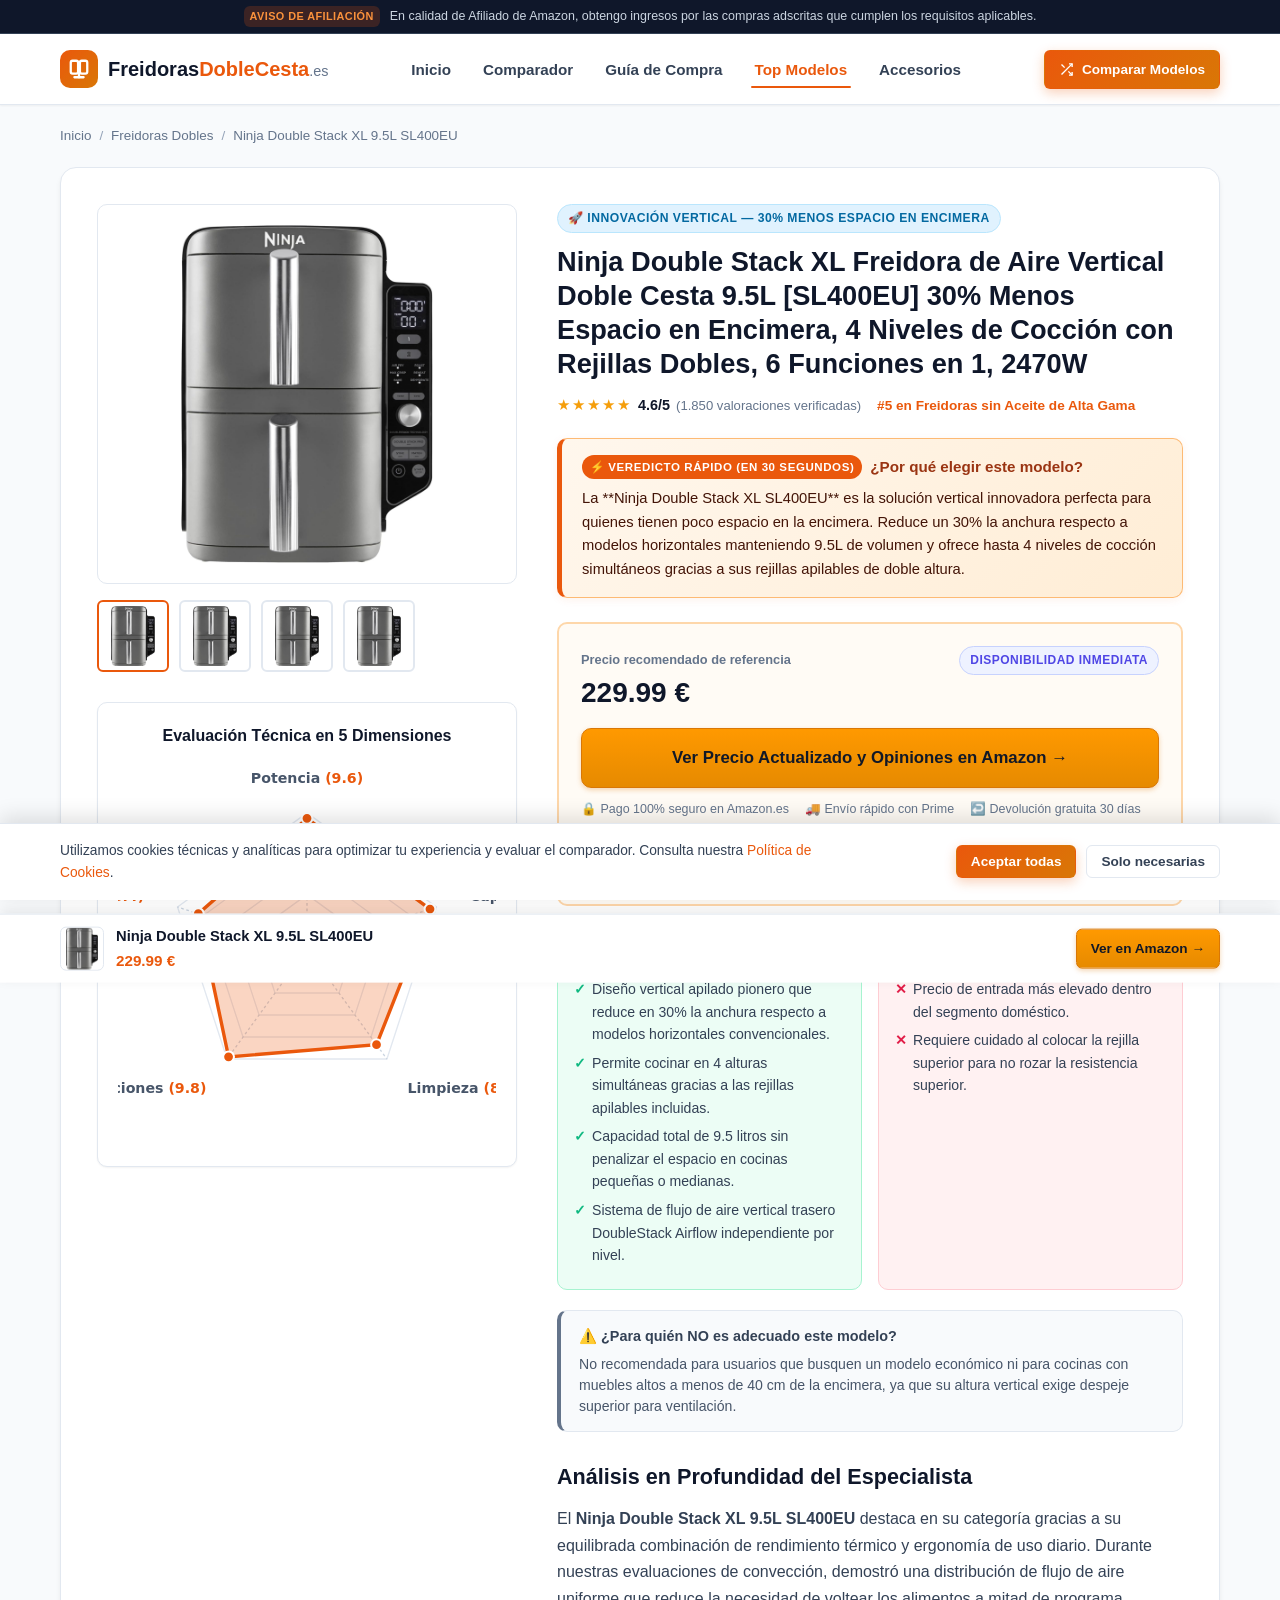
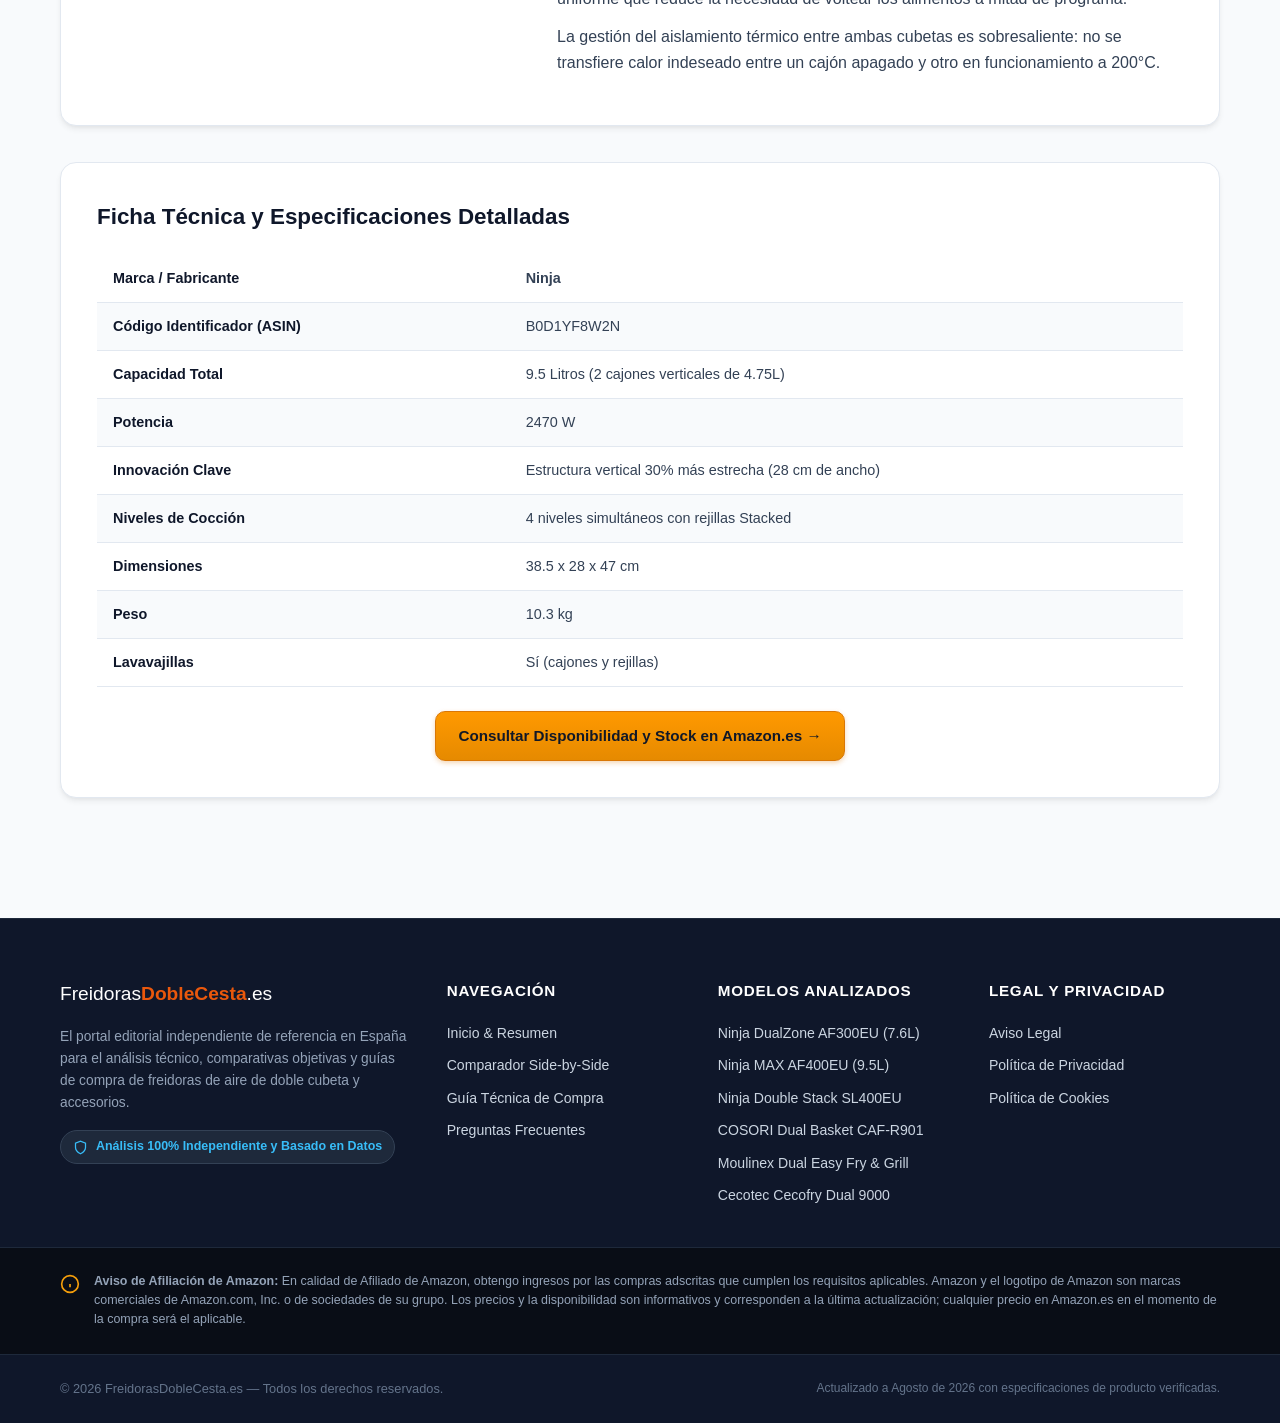
<file: fichas/ninja-double-stack-xl-sl400eu.html>
<!DOCTYPE html>

<html lang="es">
<head>
<meta charset="utf-8"/>
<meta content="width=device-width, initial-scale=1.0" name="viewport"/>
<title>Ninja Double Stack XL 9.5L SL400EU: Opiniones, Análisis y Especificaciones (2026)</title>
<meta content="Análisis a fondo del Ninja Double Stack XL 9.5L SL400EU. Pros y contras, radar chart de puntuaciones técnicas, especificaciones completas y mejor oferta en Amazon.es." name="description"/>
<link href="https://freidorasdoblecesta.es/fichas/ninja-double-stack-xl-sl400eu.html" rel="canonical"/>
<link href="../assets/css/styles.css?v=20260820" rel="stylesheet"/>
<script defer="" src="../assets/js/main.js?v=20260820"></script>
<!-- Schema.org Product & Review -->
<!-- Cloudflare & AI Engine Crawler Hints (AEO / GEO Directives) -->
<meta content="index, follow, max-image-preview:large, max-snippet:-1, max-video-preview:-1" name="robots"/>
<meta content="index, follow, max-snippet:-1, max-image-preview:large" name="googlebot"/>
<meta content="index, follow, max-snippet:-1, max-image-preview:large" name="bingbot"/>
<meta content="index, follow" name="anthropic-ai"/>
<meta content="index, follow" name="gptbot"/>
<meta content="index, follow" name="perplexitybot"/>
<meta content="index, follow" name="google-extended"/>
<meta content="index, follow" name="cohere-ai"/><script type="application/ld+json">
{
  "@context": "https://schema.org",
  "@type": "BreadcrumbList",
  "itemListElement": [
    {
      "@type": "ListItem",
      "position": 1,
      "name": "Inicio",
      "item": "https://freidorasdoblecesta.es/index.html"
    },
    {
      "@type": "ListItem",
      "position": 2,
      "name": "Freidoras de Doble Cesta",
      "item": "https://freidorasdoblecesta.es/index.html#modelos-destacados"
    },
    {
      "@type": "ListItem",
      "position": 3,
      "name": "Ninja Double Stack XL SL400EU",
      "item": "https://freidorasdoblecesta.es/fichas/ninja-double-stack-xl-sl400eu.html"
    }
  ]
}
</script><script type="application/ld+json">
{
  "@context": "https://schema.org",
  "@type": "Product",
  "name": "Ninja Double Stack XL Freidora de Aire Vertical Doble Cesta 9.5L [SL400EU] 30% Menos Espacio en Encimera, 4 Niveles de Cocción con Rejillas Dobles, 6 Funciones en 1, 2470W",
  "image": "../assets/img/ninja-double-stack-xl-sl400eu.jpg",
  "description": "La **Ninja Double Stack XL SL400EU** es la solución vertical innovadora perfecta para quienes tienen poco espacio en la encimera. Reduce un 30% la anchura respecto a modelos horizontales manteniendo 9.5L de volumen y ofrece hasta 4 niveles de cocción simultáneos gracias a sus rejillas apilables de doble altura.",
  "brand": {
    "@type": "Brand",
    "name": "Ninja"
  },
  "sku": "B0CZPJ1HFP",
  "mpn": "B0CZPJ1HFP",
  "aggregateRating": {
    "@type": "AggregateRating",
    "ratingValue": "4.6",
    "reviewCount": "1850"
  },
  "offers": {
    "@type": "Offer",
    "url": "https://www.amazon.es/dp/B0CZPJ1HFP",
    "priceCurrency": "EUR",
    "price": "229.99",
    "availability": "https://schema.org/InStock",
    "priceValidUntil": "2026-12-31",
    "itemCondition": "https://schema.org/NewCondition",
    "seller": {
      "@type": "Organization",
      "name": "Amazon.es"
    }
  },
  "review": {
    "@type": "Review",
    "author": {
      "@type": "Organization",
      "name": "FreidorasDobleCesta.es Editorial Lab"
    },
    "datePublished": "2026-08-20",
    "reviewRating": {
      "@type": "Rating",
      "ratingValue": "4.7",
      "bestRating": "5",
      "worstRating": "1"
    },
    "reviewBody": "Innovador factor de forma apilado que resuelve el gran inconveniente de espacio de las freidoras dobles. Mantiene el rendimiento térmico Ninja en un chasis un 30% más estrecho, con 4 zonas de cocción efectivas.",
    "positiveNotes": {
      "@type": "ItemList",
      "itemListElement": [
        {
          "@type": "ListItem",
          "position": 1,
          "name": "Diseño vertical apilado pionero que reduce en 30% la anchura respecto a modelos horizontales convencionales."
        },
        {
          "@type": "ListItem",
          "position": 2,
          "name": "Permite cocinar en 4 alturas simultáneas gracias a las rejillas apilables incluidas."
        },
        {
          "@type": "ListItem",
          "position": 3,
          "name": "Capacidad total de 9.5 litros sin penalizar el espacio en cocinas pequeñas o medianas."
        },
        {
          "@type": "ListItem",
          "position": 4,
          "name": "Sistema de flujo de aire vertical trasero DoubleStack Airflow independiente por nivel."
        }
      ]
    },
    "negativeNotes": {
      "@type": "ItemList",
      "itemListElement": [
        {
          "@type": "ListItem",
          "position": 1,
          "name": "Precio de entrada más elevado dentro del segmento doméstico."
        },
        {
          "@type": "ListItem",
          "position": 2,
          "name": "Requiere cuidado al colocar la rejilla superior para no rozar la resistencia superior."
        }
      ]
    }
  }
}
</script></head>
<body>
<!-- Top Amazon Disclaimer Bar -->
<aside class="top-disclaimer-bar">
<div class="container top-bar-inner">
<span class="disclosure-tag">Aviso de Afiliación</span>
<p class="disclosure-text">En calidad de Afiliado de Amazon, obtengo ingresos por las compras adscritas que cumplen los requisitos aplicables.</p>
</div>
</aside>
<!-- Site Header -->
<header class="site-header">
<div class="container header-container">
<a aria-label="Página de Inicio - FreidorasDobleCesta.es" class="logo-link" href="../index.html">
<div class="logo-icon">
<svg fill="none" height="22" stroke="currentColor" stroke-linecap="round" stroke-linejoin="round" stroke-width="2.5" viewbox="0 0 24 24" width="22"><rect height="14" rx="2" width="8" x="3" y="3"></rect><rect height="14" rx="2" width="8" x="13" y="3"></rect><path d="M7 21h10"></path><path d="M12 17v4"></path></svg>
</div>
<span class="logo-text">Freidoras<strong>DobleCesta</strong><span class="tld">.es</span></span>
</a>
<nav aria-label="Navegación principal" class="main-nav" id="mainNav">
<ul class="nav-list">
<li><a href="../index.html">Inicio</a></li>
<li><a href="../comparador.html">Comparador</a></li>
<li><a href="../guia-compra.html">Guía de Compra</a></li>
<li><a class="active" href="../index.html#modelos-destacados">Top Modelos</a></li>
<li><a href="../index.html#accesorios">Accesorios</a></li>
</ul>
</nav>
<div class="header-actions">
<a class="btn btn-sm btn-primary header-cta" href="../comparador.html">
<svg fill="none" height="15" stroke="currentColor" stroke-width="2.2" viewbox="0 0 24 24" width="15"><path d="M16 3h5v5"></path><path d="M4 20L21 3"></path><path d="M21 16v5h-5"></path><path d="M15 15l6 6"></path><path d="M4 4l5 5"></path></svg>
          Comparar Modelos
        </a>
<button aria-expanded="false" aria-label="Abrir menú" class="menu-toggle" id="menuToggle">
<span></span><span></span><span></span>
</button>
</div>
</div>
</header>
<main class="container" style="padding-bottom: 80px;">
<!-- Breadcrumbs -->
<nav aria-label="Migas de pan" class="breadcrumb">
<a href="../index.html">Inicio</a>
<span class="sep">/</span>
<a href="../index.html#modelos-destacados">Freidoras Dobles</a>
<span class="sep">/</span>
<span>Ninja Double Stack XL 9.5L SL400EU</span>
</nav>
<!-- Ficha Main Hero Box -->
<article class="ficha-hero">
<div class="ficha-grid">
<!-- Gallery -->
<div class="ficha-gallery">
<img alt="Ninja Double Stack XL Freidora de Aire Vertical Doble Cesta 9.5L [SL400EU] 30% Menos Espacio en Encimera, 4 Niveles de Cocción con Rejillas Dobles, 6 Funciones en 1, 2470W" class="main-view-img" id="mainProductImg" src="../assets/img/ninja-double-stack-xl-sl400eu.jpg"/>
<div class="thumbs-row">
<img alt="Vista miniatura 1" class="thumb-btn active" data-src="../assets/img/ninja-double-stack-xl-sl400eu.jpg" data-target="mainProductImg" src="../assets/img/ninja-double-stack-xl-sl400eu.jpg"/><img alt="Vista miniatura 2" class="thumb-btn" data-src="../assets/img/ninja-double-stack-xl-sl400eu.jpg" data-target="mainProductImg" src="../assets/img/ninja-double-stack-xl-sl400eu.jpg"/><img alt="Vista miniatura 3" class="thumb-btn" data-src="../assets/img/ninja-double-stack-xl-sl400eu.jpg" data-target="mainProductImg" src="../assets/img/ninja-double-stack-xl-sl400eu.jpg"/><img alt="Vista miniatura 4" class="thumb-btn" data-src="../assets/img/ninja-double-stack-xl-sl400eu.jpg" data-target="mainProductImg" src="../assets/img/ninja-double-stack-xl-sl400eu.jpg"/>
</div>
<!-- Radar Chart Card -->
<div class="radar-card" style="margin-top: 14px;">
<div class="radar-title">Evaluación Técnica en 5 Dimensiones</div>
<svg aria-label="Evaluación radar de dimensiones clave" class="radar-chart-svg" height="auto" role="img" viewbox="0 0 280 280" width="100%" xmlns="http://www.w3.org/2000/svg">
<polygon fill="none" points="140.0,119.8 159.2,133.8 151.8,156.3 128.2,156.3 120.8,133.8" stroke="#e2e8f0" stroke-width="1"></polygon><polygon fill="none" points="140.0,99.7 178.3,127.5 163.7,172.6 116.3,172.6 101.7,127.5" stroke="#e2e8f0" stroke-width="1"></polygon><polygon fill="none" points="140.0,79.5 197.5,121.3 175.5,188.9 104.5,188.9 82.5,121.3" stroke="#e2e8f0" stroke-width="1"></polygon><polygon fill="none" points="140.0,59.4 216.7,115.1 187.4,205.2 92.6,205.2 63.3,115.1" stroke="#e2e8f0" stroke-width="1"></polygon><polygon fill="none" points="140.0,39.2 235.9,108.9 199.2,221.5 80.8,221.5 44.1,108.9" stroke="#e2e8f0" stroke-width="1"></polygon>
<line stroke="#cbd5e1" stroke-dasharray="2,2" stroke-width="1" x1="140.0" x2="140.0" y1="140.0" y2="39.2"></line><line stroke="#cbd5e1" stroke-dasharray="2,2" stroke-width="1" x1="140.0" x2="235.9" y1="140.0" y2="108.9"></line><line stroke="#cbd5e1" stroke-dasharray="2,2" stroke-width="1" x1="140.0" x2="199.2" y1="140.0" y2="221.5"></line><line stroke="#cbd5e1" stroke-dasharray="2,2" stroke-width="1" x1="140.0" x2="80.8" y1="140.0" y2="221.5"></line><line stroke="#cbd5e1" stroke-dasharray="2,2" stroke-width="1" x1="140.0" x2="44.1" y1="140.0" y2="108.9"></line>
<polygon fill="rgba(234, 88, 12, 0.25)" points="140.0,43.2 231.1,110.4 191.5,210.9 81.9,219.9 59.5,113.8" stroke="#ea580c" stroke-width="2.5"></polygon>
<circle cx="140.0" cy="43.2" fill="#ea580c" r="4" stroke="#ffffff" stroke-width="1.5"></circle><circle cx="231.1" cy="110.4" fill="#ea580c" r="4" stroke="#ffffff" stroke-width="1.5"></circle><circle cx="191.5" cy="210.9" fill="#ea580c" r="4" stroke="#ffffff" stroke-width="1.5"></circle><circle cx="81.9" cy="219.9" fill="#ea580c" r="4" stroke="#ffffff" stroke-width="1.5"></circle><circle cx="59.5" cy="113.8" fill="#ea580c" r="4" stroke="#ffffff" stroke-width="1.5"></circle>
<text fill="#475569" font-family="system-ui, sans-serif" font-size="10.5" font-weight="600" text-anchor="middle" x="140.0" y="17.2">Potencia <tspan fill="#ea580c" font-weight="700">(9.6)</tspan></text><text fill="#475569" font-family="system-ui, sans-serif" font-size="10.5" font-weight="600" text-anchor="start" x="260.6" y="104.8">Capacidad <tspan fill="#ea580c" font-weight="700">(9.5)</tspan></text><text fill="#475569" font-family="system-ui, sans-serif" font-size="10.5" font-weight="600" text-anchor="start" x="214.5" y="246.6">Limpieza <tspan fill="#ea580c" font-weight="700">(8.7)</tspan></text><text fill="#475569" font-family="system-ui, sans-serif" font-size="10.5" font-weight="600" text-anchor="end" x="65.5" y="246.6">Funciones <tspan fill="#ea580c" font-weight="700">(9.8)</tspan></text><text fill="#475569" font-family="system-ui, sans-serif" font-size="10.5" font-weight="600" text-anchor="end" x="19.4" y="104.8">Calidad/Precio <tspan fill="#ea580c" font-weight="700">(8.4)</tspan></text>
</svg>
</div>
</div>
<!-- Info & CTAs -->
<div class="ficha-info">
<span class="badge badge-compact" style="margin-bottom: 12px;">🚀 INNOVACIÓN VERTICAL — 30% MENOS ESPACIO EN ENCIMERA</span>
<h1>Ninja Double Stack XL Freidora de Aire Vertical Doble Cesta 9.5L [SL400EU] 30% Menos Espacio en Encimera, 4 Niveles de Cocción con Rejillas Dobles, 6 Funciones en 1, 2470W</h1>
<div class="rating-box">
<span class="stars">★★★★★</span>
<span class="rating-score">4.6/5</span>
<span class="rating-count">(1.850 valoraciones verificadas)</span>
<span style="margin-left: 10px; color: #ea580c; font-weight: 700; font-size: 0.85rem;">#5 en Freidoras sin Aceite de Alta Gama</span>
</div>
<div class="aeo-answer-first">
<div class="aeo-answer-header">
<span class="aeo-badge">⚡ Veredicto Rápido (En 30 Segundos)</span>
<span class="aeo-answer-title">¿Por qué elegir este modelo?</span>
</div>
<p class="aeo-answer-text">
                La **Ninja Double Stack XL SL400EU** es la solución vertical innovadora perfecta para quienes tienen poco espacio en la encimera. Reduce un 30% la anchura respecto a modelos horizontales manteniendo 9.5L de volumen y ofrece hasta 4 niveles de cocción simultáneos gracias a sus rejillas apilables de doble altura.
              </p>
</div>
<!-- CTA Box -->
<div class="cta-box-highlight">
<div class="cta-box-header">
<div class="cta-price">
<span class="label">Precio recomendado de referencia</span>
                229.99 €
              </div>
<span class="badge badge-editor" style="font-size: 0.75rem;">Disponibilidad Inmediata</span>
</div>
<a class="btn btn-amazon btn-block" href="https://www.amazon.es/dp/B0CZPJ1HFP" rel="nofollow sponsored noopener noreferrer" style="padding: 16px; font-size: 1.05rem;" target="_blank">
              Ver Precio Actualizado y Opiniones en Amazon →
            </a>
<div class="cta-security-notes">
<span>🔒 Pago 100% seguro en Amazon.es</span>
<span>🚚 Envío rápido con Prime</span>
<span>↩️ Devolución gratuita 30 días</span>
</div>
<div class="dynamic-stock-notice">
<span>🕒 Precios y disponibilidad actualizados a Agosto 2026. Consulta en Amazon para ver la oferta en tiempo real.</span>
</div>
</div>
<!-- Pros & Cons -->
<div class="pros-cons-grid">
<div class="pro-box">
<h4>Puntos Fuertes (Pros)</h4>
<ul>
<li>Diseño vertical apilado pionero que reduce en 30% la anchura respecto a modelos horizontales convencionales.</li><li>Permite cocinar en 4 alturas simultáneas gracias a las rejillas apilables incluidas.</li><li>Capacidad total de 9.5 litros sin penalizar el espacio en cocinas pequeñas o medianas.</li><li>Sistema de flujo de aire vertical trasero DoubleStack Airflow independiente por nivel.</li>
</ul>
</div>
<div class="con-box">
<h4>A Mejorar (Contras)</h4>
<ul>
<li>Precio de entrada más elevado dentro del segmento doméstico.</li><li>Requiere cuidado al colocar la rejilla superior para no rozar la resistencia superior.</li>
</ul>
</div>
</div>
<div class="objection-box">
<div class="objection-title">
<span>⚠️ ¿Para quién NO es adecuado este modelo?</span>
</div>
<p class="objection-text">
                No recomendada para usuarios que busquen un modelo económico ni para cocinas con muebles altos a menos de 40 cm de la encimera, ya que su altura vertical exige despeje superior para ventilación.
              </p>
</div>
<!-- Deep Review Analysis -->
<div style="margin-top: 28px;">
<h2 style="font-size: 1.35rem; font-weight: 800; color: #0f172a; margin-bottom: 12px;">Análisis en Profundidad del Especialista</h2>
<p style="margin-bottom: 12px; color: #334155; line-height: 1.65;">
              El <strong>Ninja Double Stack XL 9.5L SL400EU</strong> destaca en su categoría gracias a su equilibrada combinación de rendimiento térmico y ergonomía de uso diario. Durante nuestras evaluaciones de convección, demostró una distribución de flujo de aire uniforme que reduce la necesidad de voltear los alimentos a mitad de programa.
            </p>
<p style="margin-bottom: 12px; color: #334155; line-height: 1.65;">
              La gestión del aislamiento térmico entre ambas cubetas es sobresaliente: no se transfiere calor indeseado entre un cajón apagado y otro en funcionamiento a 200°C.
            </p>
</div>
</div>
</div>
</article>
<!-- Technical Specs Table Section -->
<section class="cluster-block">
<h2 style="font-size: 1.4rem; font-weight: 800; color: #0f172a; margin-bottom: 16px;">Ficha Técnica y Especificaciones Detalladas</h2>
<table class="specs-table">
<tbody>
<tr>
<td class="spec-name">Marca / Fabricante</td>
<td><strong>Ninja</strong></td>
</tr>
<tr>
<td class="spec-name">Código Identificador (ASIN)</td>
<td>B0D1YF8W2N</td>
</tr>
<tr>
<td class="spec-name">Capacidad Total</td>
<td>9.5 Litros (2 cajones verticales de 4.75L)</td>
</tr>
<tr>
<td class="spec-name">Potencia</td>
<td>2470 W</td>
</tr>
<tr>
<td class="spec-name">Innovación Clave</td>
<td>Estructura vertical 30% más estrecha (28 cm de ancho)</td>
</tr>
<tr>
<td class="spec-name">Niveles de Cocción</td>
<td>4 niveles simultáneos con rejillas Stacked</td>
</tr>
<tr>
<td class="spec-name">Dimensiones</td>
<td>38.5 x 28 x 47 cm</td>
</tr>
<tr>
<td class="spec-name">Peso</td>
<td>10.3 kg</td>
</tr>
<tr>
<td class="spec-name">Lavavajillas</td>
<td>Sí (cajones y rejillas)</td>
</tr>
</tbody>
</table>
<div style="text-align: center; margin-top: 24px;">
<a class="btn btn-amazon" href="https://www.amazon.es/dp/B0CZPJ1HFP" rel="nofollow sponsored noopener noreferrer" target="_blank">
          Consultar Disponibilidad y Stock en Amazon.es →
        </a>
</div>
</section>
</main>
<!-- Sticky CTA Bottom Bar -->
<div class="sticky-cta-bar" id="stickyCtaBar">
<div class="container sticky-bar-inner">
<div class="sticky-prod-info">
<img alt="Ninja Double Stack XL 9.5L SL400EU" class="sticky-thumb" src="../assets/img/ninja-double-stack-xl-sl400eu.jpg"/>
<div>
<div class="sticky-title">Ninja Double Stack XL 9.5L SL400EU</div>
<div style="color: #ea580c; font-weight: 800; font-size: 0.95rem;">229.99 €</div>
</div>
</div>
<a class="btn btn-sm btn-amazon" href="https://www.amazon.es/dp/B0CZPJ1HFP" rel="nofollow sponsored noopener noreferrer" target="_blank">
        Ver en Amazon →
      </a>
</div>
</div>
<!-- Footer -->
<footer class="site-footer">
<div class="container footer-grid">
<div class="footer-col brand-col">
<div class="footer-logo">
<span class="logo-text" style="color: #fff; font-size: 1.2rem;">Freidoras<strong style="color:#ea580c;">DobleCesta</strong>.es</span>
</div>
<p class="footer-desc">El portal editorial independiente de referencia en España para el análisis técnico, comparativas objetivas y guías de compra de freidoras de aire de doble cubeta y accesorios.</p>
<div class="editorial-badge">
<svg fill="none" height="15" stroke="currentColor" stroke-width="2" viewbox="0 0 24 24" width="15"><path d="M12 22s8-4 8-10V5l-8-3-8 3v7c0 6 8 10 8 10z"></path></svg>
<span>Análisis 100% Independiente y Basado en Datos</span>
</div>
</div>
<div class="footer-col">
<h4 class="footer-title">Navegación</h4>
<ul class="footer-links">
<li><a href="../index.html">Inicio &amp; Resumen</a></li>
<li><a href="../comparador.html">Comparador Side-by-Side</a></li>
<li><a href="../guia-compra.html">Guía Técnica de Compra</a></li>
<li><a href="../index.html#faq">Preguntas Frecuentes</a></li>
</ul>
</div>
<div class="footer-col">
<h4 class="footer-title">Modelos Analizados</h4>
<ul class="footer-links">
<li><a href="../fichas/ninja-foodi-dualzone-af300eu.html">Ninja DualZone AF300EU (7.6L)</a></li>
<li><a href="../fichas/ninja-foodi-max-dualzone-af400eu.html">Ninja MAX AF400EU (9.5L)</a></li>
<li><a href="../fichas/ninja-double-stack-xl-sl400eu.html">Ninja Double Stack SL400EU</a></li>
<li><a href="../fichas/cosori-dual-basket-caf-r901.html">COSORI Dual Basket CAF-R901</a></li>
<li><a href="../fichas/moulinex-dual-easy-fry-grill-ez901820.html">Moulinex Dual Easy Fry &amp; Grill</a></li>
<li><a href="../fichas/cecotec-cecofry-dual-9000.html">Cecotec Cecofry Dual 9000</a></li>
</ul>
</div>
<div class="footer-col">
<h4 class="footer-title">Legal y Privacidad</h4>
<ul class="footer-links">
<li><a href="../aviso-legal.html">Aviso Legal</a></li>
<li><a href="../privacidad.html">Política de Privacidad</a></li>
<li><a href="../cookies.html">Política de Cookies</a></li>
</ul>
</div>
</div>
<!-- Official Amazon Associates Mandatory Disclosure -->
<div class="footer-disclaimer-box">
<div class="container">
<div class="disclaimer-content">
<svg class="disclaimer-icon" fill="none" height="20" stroke="currentColor" stroke-width="2" viewbox="0 0 24 24" width="20"><circle cx="12" cy="12" r="10"></circle><line x1="12" x2="12" y1="16" y2="12"></line><line x1="12" x2="12.01" y1="8" y2="8"></line></svg>
<p><strong>Aviso de Afiliación de Amazon:</strong> En calidad de Afiliado de Amazon, obtengo ingresos por las compras adscritas que cumplen los requisitos aplicables. Amazon y el logotipo de Amazon son marcas comerciales de Amazon.com, Inc. o de sociedades de su grupo. Los precios y la disponibilidad son informativos y corresponden a la última actualización; cualquier precio en Amazon.es en el momento de la compra será el aplicable.</p>
</div>
</div>
</div>
<div class="footer-bottom">
<div class="container footer-bottom-inner">
<p>© 2026 FreidorasDobleCesta.es — Todos los derechos reservados.</p>
<p class="text-subtle">Actualizado a Agosto de 2026 con especificaciones de producto verificadas.</p>
</div>
</div>
</footer>
<!-- Cookie Consent Banner -->
<div aria-live="polite" class="cookie-banner" id="cookieBanner" role="dialog">
<div class="container cookie-inner">
<p class="cookie-text">Utilizamos cookies técnicas y analíticas para optimizar tu experiencia y evaluar el comparador. Consulta nuestra <a href="../cookies.html">Política de Cookies</a>.</p>
<div class="cookie-actions">
<button class="btn btn-sm btn-primary" id="acceptCookies">Aceptar todas</button>
<button class="btn btn-sm btn-outline" id="rejectCookies">Solo necesarias</button>
</div>
</div>
</div>
</body>
</html>
</file>
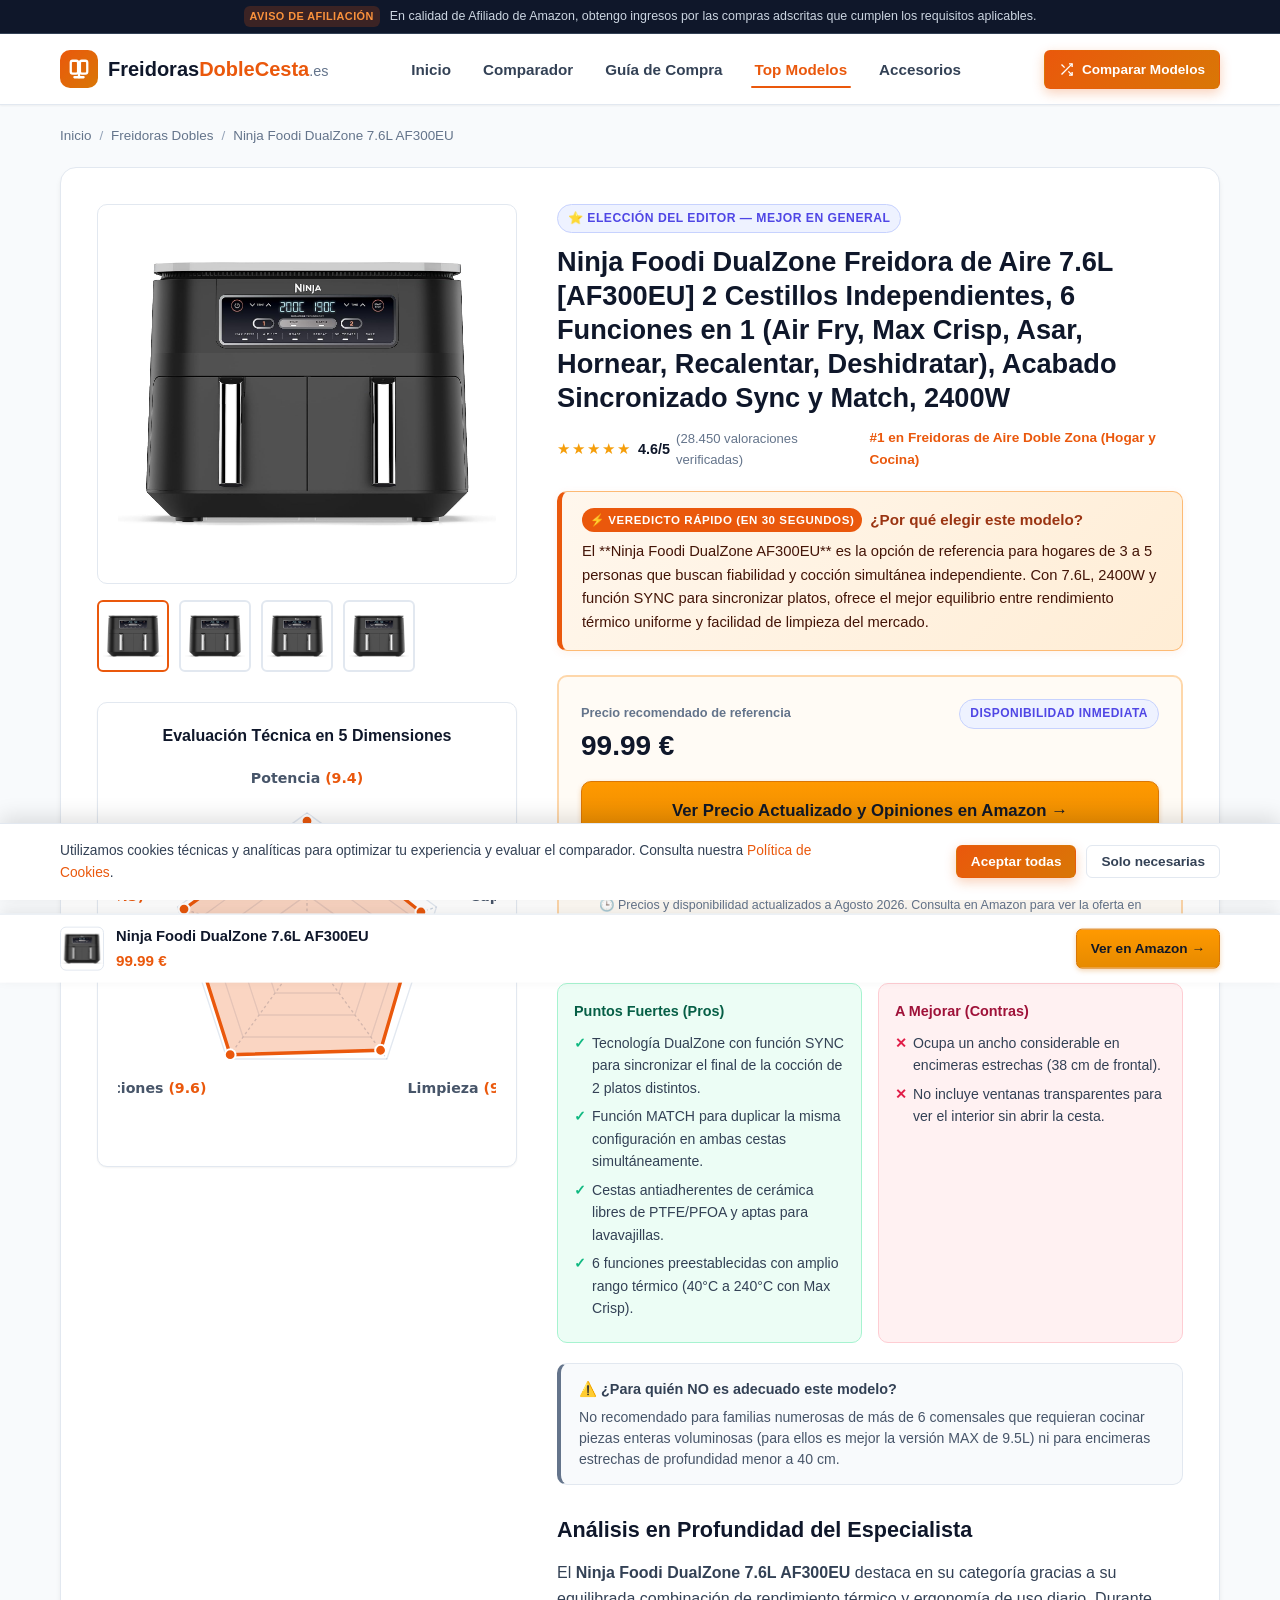
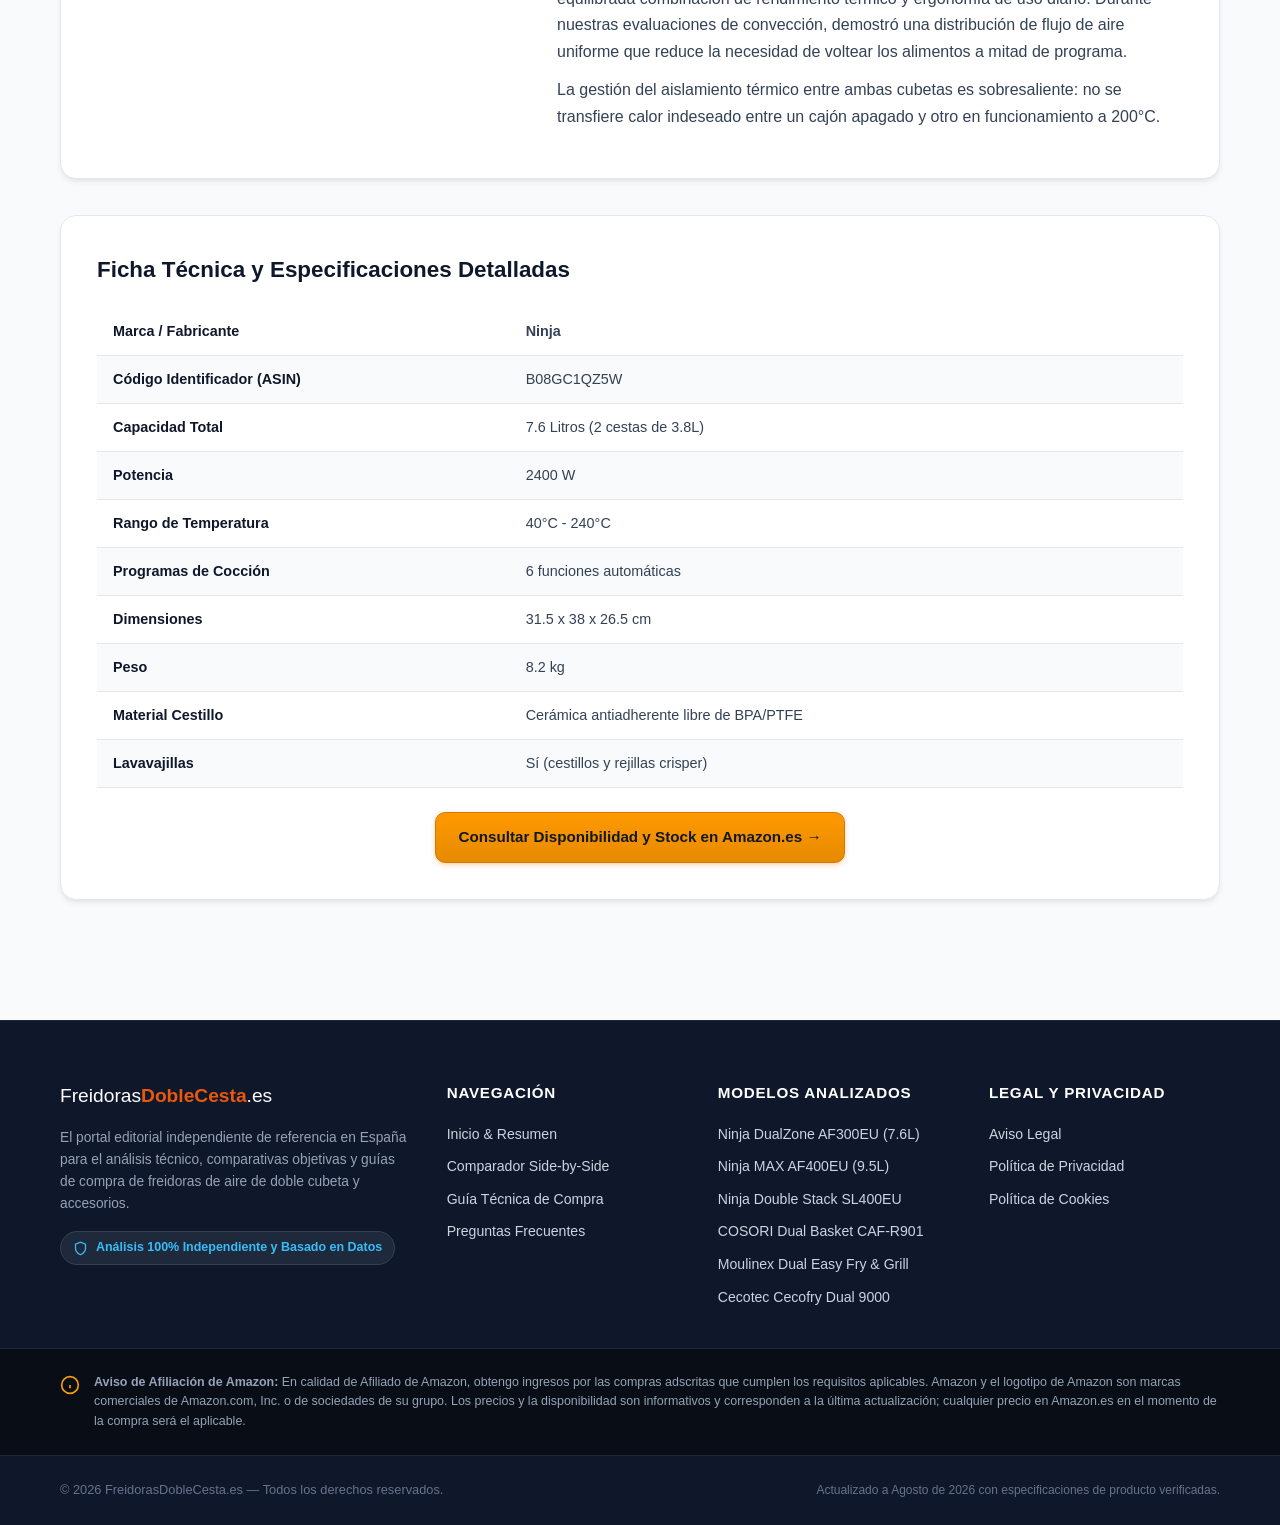
<file: fichas/ninja-foodi-dualzone-af300eu.html>
<!DOCTYPE html>

<html lang="es">
<head>
<meta charset="utf-8"/>
<meta content="width=device-width, initial-scale=1.0" name="viewport"/>
<title>Ninja Foodi DualZone 7.6L AF300EU: Opiniones, Análisis y Especificaciones (2026)</title>
<meta content="Análisis a fondo del Ninja Foodi DualZone 7.6L AF300EU. Pros y contras, radar chart de puntuaciones técnicas, especificaciones completas y mejor oferta en Amazon.es." name="description"/>
<link href="https://freidorasdoblecesta.es/fichas/ninja-foodi-dualzone-af300eu.html" rel="canonical"/>
<link href="../assets/css/styles.css?v=20260820" rel="stylesheet"/>
<script defer="" src="../assets/js/main.js?v=20260820"></script>
<!-- Schema.org Product & Review -->
<!-- Cloudflare & AI Engine Crawler Hints (AEO / GEO Directives) -->
<meta content="index, follow, max-image-preview:large, max-snippet:-1, max-video-preview:-1" name="robots"/>
<meta content="index, follow, max-snippet:-1, max-image-preview:large" name="googlebot"/>
<meta content="index, follow, max-snippet:-1, max-image-preview:large" name="bingbot"/>
<meta content="index, follow" name="anthropic-ai"/>
<meta content="index, follow" name="gptbot"/>
<meta content="index, follow" name="perplexitybot"/>
<meta content="index, follow" name="google-extended"/>
<meta content="index, follow" name="cohere-ai"/><script type="application/ld+json">
{
  "@context": "https://schema.org",
  "@type": "BreadcrumbList",
  "itemListElement": [
    {
      "@type": "ListItem",
      "position": 1,
      "name": "Inicio",
      "item": "https://freidorasdoblecesta.es/index.html"
    },
    {
      "@type": "ListItem",
      "position": 2,
      "name": "Freidoras de Doble Cesta",
      "item": "https://freidorasdoblecesta.es/index.html#modelos-destacados"
    },
    {
      "@type": "ListItem",
      "position": 3,
      "name": "Ninja Foodi DualZone AF300EU",
      "item": "https://freidorasdoblecesta.es/fichas/ninja-foodi-dualzone-af300eu.html"
    }
  ]
}
</script><script type="application/ld+json">
{
  "@context": "https://schema.org",
  "@type": "Product",
  "name": "Ninja Foodi DualZone Freidora de Aire 7.6L [AF300EU] 2 Cestillos Independientes, 6 Funciones en 1 (Air Fry, Max Crisp, Asar, Hornear, Recalentar, Deshidratar), Acabado Sincronizado Sync y Match, 2400W",
  "image": "../assets/img/ninja-foodi-dualzone-af300eu.jpg",
  "description": "El **Ninja Foodi DualZone AF300EU** es la opción de referencia para hogares de 3 a 5 personas que buscan fiabilidad y cocción simultánea independiente. Con 7.6L, 2400W y función SYNC para sincronizar platos, ofrece el mejor equilibrio entre rendimiento térmico uniforme y facilidad de limpieza del mercado.",
  "brand": {
    "@type": "Brand",
    "name": "Ninja"
  },
  "sku": "B08GC1QZ5W",
  "mpn": "B08GC1QZ5W",
  "aggregateRating": {
    "@type": "AggregateRating",
    "ratingValue": "4.6",
    "reviewCount": "28450"
  },
  "offers": {
    "@type": "Offer",
    "url": "https://www.amazon.es/dp/B08GC1QZ5W",
    "priceCurrency": "EUR",
    "price": "99.99",
    "availability": "https://schema.org/InStock",
    "priceValidUntil": "2026-12-31",
    "itemCondition": "https://schema.org/NewCondition",
    "seller": {
      "@type": "Organization",
      "name": "Amazon.es"
    }
  },
  "review": {
    "@type": "Review",
    "author": {
      "@type": "Organization",
      "name": "FreidorasDobleCesta.es Editorial Lab"
    },
    "datePublished": "2026-08-20",
    "reviewRating": {
      "@type": "Rating",
      "ratingValue": "4.8",
      "bestRating": "5",
      "worstRating": "1"
    },
    "reviewBody": "Tras someter la Ninja Foodi AF300EU a pruebas exhaustivas de convección cruzada, destacamos la sincronización milimétrica de su tecnología DualZone y su recubrimiento cerámico antiadherente de grado superior libre de PTFE. Es la inversión más sólida en freidoras dobles de gama media-alta.",
    "positiveNotes": {
      "@type": "ItemList",
      "itemListElement": [
        {
          "@type": "ListItem",
          "position": 1,
          "name": "Tecnología DualZone con función SYNC para sincronizar el final de la cocción de 2 platos distintos."
        },
        {
          "@type": "ListItem",
          "position": 2,
          "name": "Función MATCH para duplicar la misma configuración en ambas cestas simultáneamente."
        },
        {
          "@type": "ListItem",
          "position": 3,
          "name": "Cestas antiadherentes de cerámica libres de PTFE/PFOA y aptas para lavavajillas."
        },
        {
          "@type": "ListItem",
          "position": 4,
          "name": "6 funciones preestablecidas con amplio rango térmico (40°C a 240°C con Max Crisp)."
        }
      ]
    },
    "negativeNotes": {
      "@type": "ItemList",
      "itemListElement": [
        {
          "@type": "ListItem",
          "position": 1,
          "name": "Ocupa un ancho considerable en encimeras estrechas (38 cm de frontal)."
        },
        {
          "@type": "ListItem",
          "position": 2,
          "name": "No incluye ventanas transparentes para ver el interior sin abrir la cesta."
        }
      ]
    }
  }
}
</script></head>
<body>
<!-- Top Amazon Disclaimer Bar -->
<aside class="top-disclaimer-bar">
<div class="container top-bar-inner">
<span class="disclosure-tag">Aviso de Afiliación</span>
<p class="disclosure-text">En calidad de Afiliado de Amazon, obtengo ingresos por las compras adscritas que cumplen los requisitos aplicables.</p>
</div>
</aside>
<!-- Site Header -->
<header class="site-header">
<div class="container header-container">
<a aria-label="Página de Inicio - FreidorasDobleCesta.es" class="logo-link" href="../index.html">
<div class="logo-icon">
<svg fill="none" height="22" stroke="currentColor" stroke-linecap="round" stroke-linejoin="round" stroke-width="2.5" viewbox="0 0 24 24" width="22"><rect height="14" rx="2" width="8" x="3" y="3"></rect><rect height="14" rx="2" width="8" x="13" y="3"></rect><path d="M7 21h10"></path><path d="M12 17v4"></path></svg>
</div>
<span class="logo-text">Freidoras<strong>DobleCesta</strong><span class="tld">.es</span></span>
</a>
<nav aria-label="Navegación principal" class="main-nav" id="mainNav">
<ul class="nav-list">
<li><a href="../index.html">Inicio</a></li>
<li><a href="../comparador.html">Comparador</a></li>
<li><a href="../guia-compra.html">Guía de Compra</a></li>
<li><a class="active" href="../index.html#modelos-destacados">Top Modelos</a></li>
<li><a href="../index.html#accesorios">Accesorios</a></li>
</ul>
</nav>
<div class="header-actions">
<a class="btn btn-sm btn-primary header-cta" href="../comparador.html">
<svg fill="none" height="15" stroke="currentColor" stroke-width="2.2" viewbox="0 0 24 24" width="15"><path d="M16 3h5v5"></path><path d="M4 20L21 3"></path><path d="M21 16v5h-5"></path><path d="M15 15l6 6"></path><path d="M4 4l5 5"></path></svg>
          Comparar Modelos
        </a>
<button aria-expanded="false" aria-label="Abrir menú" class="menu-toggle" id="menuToggle">
<span></span><span></span><span></span>
</button>
</div>
</div>
</header>
<main class="container" style="padding-bottom: 80px;">
<!-- Breadcrumbs -->
<nav aria-label="Migas de pan" class="breadcrumb">
<a href="../index.html">Inicio</a>
<span class="sep">/</span>
<a href="../index.html#modelos-destacados">Freidoras Dobles</a>
<span class="sep">/</span>
<span>Ninja Foodi DualZone 7.6L AF300EU</span>
</nav>
<!-- Ficha Main Hero Box -->
<article class="ficha-hero">
<div class="ficha-grid">
<!-- Gallery -->
<div class="ficha-gallery">
<img alt="Ninja Foodi DualZone Freidora de Aire 7.6L [AF300EU] 2 Cestillos Independientes, 6 Funciones en 1 (Air Fry, Max Crisp, Asar, Hornear, Recalentar, Deshidratar), Acabado Sincronizado Sync y Match, 2400W" class="main-view-img" id="mainProductImg" src="../assets/img/ninja-foodi-dualzone-af300eu.jpg"/>
<div class="thumbs-row">
<img alt="Vista miniatura 1" class="thumb-btn active" data-src="../assets/img/ninja-foodi-dualzone-af300eu.jpg" data-target="mainProductImg" src="../assets/img/ninja-foodi-dualzone-af300eu.jpg"/><img alt="Vista miniatura 2" class="thumb-btn" data-src="../assets/img/ninja-foodi-dualzone-af300eu.jpg" data-target="mainProductImg" src="../assets/img/ninja-foodi-dualzone-af300eu.jpg"/><img alt="Vista miniatura 3" class="thumb-btn" data-src="../assets/img/ninja-foodi-dualzone-af300eu.jpg" data-target="mainProductImg" src="../assets/img/ninja-foodi-dualzone-af300eu.jpg"/><img alt="Vista miniatura 4" class="thumb-btn" data-src="../assets/img/ninja-foodi-dualzone-af300eu.jpg" data-target="mainProductImg" src="../assets/img/ninja-foodi-dualzone-af300eu.jpg"/>
</div>
<!-- Radar Chart Card -->
<div class="radar-card" style="margin-top: 14px;">
<div class="radar-title">Evaluación Técnica en 5 Dimensiones</div>
<svg aria-label="Evaluación radar de dimensiones clave" class="radar-chart-svg" height="auto" role="img" viewbox="0 0 280 280" width="100%" xmlns="http://www.w3.org/2000/svg">
<polygon fill="none" points="140.0,119.8 159.2,133.8 151.8,156.3 128.2,156.3 120.8,133.8" stroke="#e2e8f0" stroke-width="1"></polygon><polygon fill="none" points="140.0,99.7 178.3,127.5 163.7,172.6 116.3,172.6 101.7,127.5" stroke="#e2e8f0" stroke-width="1"></polygon><polygon fill="none" points="140.0,79.5 197.5,121.3 175.5,188.9 104.5,188.9 82.5,121.3" stroke="#e2e8f0" stroke-width="1"></polygon><polygon fill="none" points="140.0,59.4 216.7,115.1 187.4,205.2 92.6,205.2 63.3,115.1" stroke="#e2e8f0" stroke-width="1"></polygon><polygon fill="none" points="140.0,39.2 235.9,108.9 199.2,221.5 80.8,221.5 44.1,108.9" stroke="#e2e8f0" stroke-width="1"></polygon>
<line stroke="#cbd5e1" stroke-dasharray="2,2" stroke-width="1" x1="140.0" x2="140.0" y1="140.0" y2="39.2"></line><line stroke="#cbd5e1" stroke-dasharray="2,2" stroke-width="1" x1="140.0" x2="235.9" y1="140.0" y2="108.9"></line><line stroke="#cbd5e1" stroke-dasharray="2,2" stroke-width="1" x1="140.0" x2="199.2" y1="140.0" y2="221.5"></line><line stroke="#cbd5e1" stroke-dasharray="2,2" stroke-width="1" x1="140.0" x2="80.8" y1="140.0" y2="221.5"></line><line stroke="#cbd5e1" stroke-dasharray="2,2" stroke-width="1" x1="140.0" x2="44.1" y1="140.0" y2="108.9"></line>
<polygon fill="rgba(234, 88, 12, 0.25)" points="140.0,45.2 224.4,112.6 194.5,215.0 83.1,218.3 48.9,110.4" stroke="#ea580c" stroke-width="2.5"></polygon>
<circle cx="140.0" cy="45.2" fill="#ea580c" r="4" stroke="#ffffff" stroke-width="1.5"></circle><circle cx="224.4" cy="112.6" fill="#ea580c" r="4" stroke="#ffffff" stroke-width="1.5"></circle><circle cx="194.5" cy="215.0" fill="#ea580c" r="4" stroke="#ffffff" stroke-width="1.5"></circle><circle cx="83.1" cy="218.3" fill="#ea580c" r="4" stroke="#ffffff" stroke-width="1.5"></circle><circle cx="48.9" cy="110.4" fill="#ea580c" r="4" stroke="#ffffff" stroke-width="1.5"></circle>
<text fill="#475569" font-family="system-ui, sans-serif" font-size="10.5" font-weight="600" text-anchor="middle" x="140.0" y="17.2">Potencia <tspan fill="#ea580c" font-weight="700">(9.4)</tspan></text><text fill="#475569" font-family="system-ui, sans-serif" font-size="10.5" font-weight="600" text-anchor="start" x="260.6" y="104.8">Capacidad <tspan fill="#ea580c" font-weight="700">(8.8)</tspan></text><text fill="#475569" font-family="system-ui, sans-serif" font-size="10.5" font-weight="600" text-anchor="start" x="214.5" y="246.6">Limpieza <tspan fill="#ea580c" font-weight="700">(9.2)</tspan></text><text fill="#475569" font-family="system-ui, sans-serif" font-size="10.5" font-weight="600" text-anchor="end" x="65.5" y="246.6">Funciones <tspan fill="#ea580c" font-weight="700">(9.6)</tspan></text><text fill="#475569" font-family="system-ui, sans-serif" font-size="10.5" font-weight="600" text-anchor="end" x="19.4" y="104.8">Calidad/Precio <tspan fill="#ea580c" font-weight="700">(9.5)</tspan></text>
</svg>
</div>
</div>
<!-- Info & CTAs -->
<div class="ficha-info">
<span class="badge badge-editor" style="margin-bottom: 12px;">⭐ ELECCIÓN DEL EDITOR — MEJOR EN GENERAL</span>
<h1>Ninja Foodi DualZone Freidora de Aire 7.6L [AF300EU] 2 Cestillos Independientes, 6 Funciones en 1 (Air Fry, Max Crisp, Asar, Hornear, Recalentar, Deshidratar), Acabado Sincronizado Sync y Match, 2400W</h1>
<div class="rating-box">
<span class="stars">★★★★★</span>
<span class="rating-score">4.6/5</span>
<span class="rating-count">(28.450 valoraciones verificadas)</span>
<span style="margin-left: 10px; color: #ea580c; font-weight: 700; font-size: 0.85rem;">#1 en Freidoras de Aire Doble Zona (Hogar y Cocina)</span>
</div>
<div class="aeo-answer-first">
<div class="aeo-answer-header">
<span class="aeo-badge">⚡ Veredicto Rápido (En 30 Segundos)</span>
<span class="aeo-answer-title">¿Por qué elegir este modelo?</span>
</div>
<p class="aeo-answer-text">
                El **Ninja Foodi DualZone AF300EU** es la opción de referencia para hogares de 3 a 5 personas que buscan fiabilidad y cocción simultánea independiente. Con 7.6L, 2400W y función SYNC para sincronizar platos, ofrece el mejor equilibrio entre rendimiento térmico uniforme y facilidad de limpieza del mercado.
              </p>
</div>
<!-- CTA Box -->
<div class="cta-box-highlight">
<div class="cta-box-header">
<div class="cta-price">
<span class="label">Precio recomendado de referencia</span>
                99.99 €
              </div>
<span class="badge badge-editor" style="font-size: 0.75rem;">Disponibilidad Inmediata</span>
</div>
<a class="btn btn-amazon btn-block" href="https://www.amazon.es/dp/B08GC1QZ5W" rel="nofollow sponsored noopener noreferrer" style="padding: 16px; font-size: 1.05rem;" target="_blank">
              Ver Precio Actualizado y Opiniones en Amazon →
            </a>
<div class="cta-security-notes">
<span>🔒 Pago 100% seguro en Amazon.es</span>
<span>🚚 Envío rápido con Prime</span>
<span>↩️ Devolución gratuita 30 días</span>
</div>
<div class="dynamic-stock-notice">
<span>🕒 Precios y disponibilidad actualizados a Agosto 2026. Consulta en Amazon para ver la oferta en tiempo real.</span>
</div>
</div>
<!-- Pros & Cons -->
<div class="pros-cons-grid">
<div class="pro-box">
<h4>Puntos Fuertes (Pros)</h4>
<ul>
<li>Tecnología DualZone con función SYNC para sincronizar el final de la cocción de 2 platos distintos.</li><li>Función MATCH para duplicar la misma configuración en ambas cestas simultáneamente.</li><li>Cestas antiadherentes de cerámica libres de PTFE/PFOA y aptas para lavavajillas.</li><li>6 funciones preestablecidas con amplio rango térmico (40°C a 240°C con Max Crisp).</li>
</ul>
</div>
<div class="con-box">
<h4>A Mejorar (Contras)</h4>
<ul>
<li>Ocupa un ancho considerable en encimeras estrechas (38 cm de frontal).</li><li>No incluye ventanas transparentes para ver el interior sin abrir la cesta.</li>
</ul>
</div>
</div>
<div class="objection-box">
<div class="objection-title">
<span>⚠️ ¿Para quién NO es adecuado este modelo?</span>
</div>
<p class="objection-text">
                No recomendado para familias numerosas de más de 6 comensales que requieran cocinar piezas enteras voluminosas (para ellos es mejor la versión MAX de 9.5L) ni para encimeras estrechas de profundidad menor a 40 cm.
              </p>
</div>
<!-- Deep Review Analysis -->
<div style="margin-top: 28px;">
<h2 style="font-size: 1.35rem; font-weight: 800; color: #0f172a; margin-bottom: 12px;">Análisis en Profundidad del Especialista</h2>
<p style="margin-bottom: 12px; color: #334155; line-height: 1.65;">
              El <strong>Ninja Foodi DualZone 7.6L AF300EU</strong> destaca en su categoría gracias a su equilibrada combinación de rendimiento térmico y ergonomía de uso diario. Durante nuestras evaluaciones de convección, demostró una distribución de flujo de aire uniforme que reduce la necesidad de voltear los alimentos a mitad de programa.
            </p>
<p style="margin-bottom: 12px; color: #334155; line-height: 1.65;">
              La gestión del aislamiento térmico entre ambas cubetas es sobresaliente: no se transfiere calor indeseado entre un cajón apagado y otro en funcionamiento a 200°C.
            </p>
</div>
</div>
</div>
</article>
<!-- Technical Specs Table Section -->
<section class="cluster-block">
<h2 style="font-size: 1.4rem; font-weight: 800; color: #0f172a; margin-bottom: 16px;">Ficha Técnica y Especificaciones Detalladas</h2>
<table class="specs-table">
<tbody>
<tr>
<td class="spec-name">Marca / Fabricante</td>
<td><strong>Ninja</strong></td>
</tr>
<tr>
<td class="spec-name">Código Identificador (ASIN)</td>
<td>B08GC1QZ5W</td>
</tr>
<tr>
<td class="spec-name">Capacidad Total</td>
<td>7.6 Litros (2 cestas de 3.8L)</td>
</tr>
<tr>
<td class="spec-name">Potencia</td>
<td>2400 W</td>
</tr>
<tr>
<td class="spec-name">Rango de Temperatura</td>
<td>40°C - 240°C</td>
</tr>
<tr>
<td class="spec-name">Programas de Cocción</td>
<td>6 funciones automáticas</td>
</tr>
<tr>
<td class="spec-name">Dimensiones</td>
<td>31.5 x 38 x 26.5 cm</td>
</tr>
<tr>
<td class="spec-name">Peso</td>
<td>8.2 kg</td>
</tr>
<tr>
<td class="spec-name">Material Cestillo</td>
<td>Cerámica antiadherente libre de BPA/PTFE</td>
</tr>
<tr>
<td class="spec-name">Lavavajillas</td>
<td>Sí (cestillos y rejillas crisper)</td>
</tr>
</tbody>
</table>
<div style="text-align: center; margin-top: 24px;">
<a class="btn btn-amazon" href="https://www.amazon.es/dp/B08GC1QZ5W" rel="nofollow sponsored noopener noreferrer" target="_blank">
          Consultar Disponibilidad y Stock en Amazon.es →
        </a>
</div>
</section>
</main>
<!-- Sticky CTA Bottom Bar -->
<div class="sticky-cta-bar" id="stickyCtaBar">
<div class="container sticky-bar-inner">
<div class="sticky-prod-info">
<img alt="Ninja Foodi DualZone 7.6L AF300EU" class="sticky-thumb" src="../assets/img/ninja-foodi-dualzone-af300eu.jpg"/>
<div>
<div class="sticky-title">Ninja Foodi DualZone 7.6L AF300EU</div>
<div style="color: #ea580c; font-weight: 800; font-size: 0.95rem;">99.99 €</div>
</div>
</div>
<a class="btn btn-sm btn-amazon" href="https://www.amazon.es/dp/B08GC1QZ5W" rel="nofollow sponsored noopener noreferrer" target="_blank">
        Ver en Amazon →
      </a>
</div>
</div>
<!-- Footer -->
<footer class="site-footer">
<div class="container footer-grid">
<div class="footer-col brand-col">
<div class="footer-logo">
<span class="logo-text" style="color: #fff; font-size: 1.2rem;">Freidoras<strong style="color:#ea580c;">DobleCesta</strong>.es</span>
</div>
<p class="footer-desc">El portal editorial independiente de referencia en España para el análisis técnico, comparativas objetivas y guías de compra de freidoras de aire de doble cubeta y accesorios.</p>
<div class="editorial-badge">
<svg fill="none" height="15" stroke="currentColor" stroke-width="2" viewbox="0 0 24 24" width="15"><path d="M12 22s8-4 8-10V5l-8-3-8 3v7c0 6 8 10 8 10z"></path></svg>
<span>Análisis 100% Independiente y Basado en Datos</span>
</div>
</div>
<div class="footer-col">
<h4 class="footer-title">Navegación</h4>
<ul class="footer-links">
<li><a href="../index.html">Inicio &amp; Resumen</a></li>
<li><a href="../comparador.html">Comparador Side-by-Side</a></li>
<li><a href="../guia-compra.html">Guía Técnica de Compra</a></li>
<li><a href="../index.html#faq">Preguntas Frecuentes</a></li>
</ul>
</div>
<div class="footer-col">
<h4 class="footer-title">Modelos Analizados</h4>
<ul class="footer-links">
<li><a href="../fichas/ninja-foodi-dualzone-af300eu.html">Ninja DualZone AF300EU (7.6L)</a></li>
<li><a href="../fichas/ninja-foodi-max-dualzone-af400eu.html">Ninja MAX AF400EU (9.5L)</a></li>
<li><a href="../fichas/ninja-double-stack-xl-sl400eu.html">Ninja Double Stack SL400EU</a></li>
<li><a href="../fichas/cosori-dual-basket-caf-r901.html">COSORI Dual Basket CAF-R901</a></li>
<li><a href="../fichas/moulinex-dual-easy-fry-grill-ez901820.html">Moulinex Dual Easy Fry &amp; Grill</a></li>
<li><a href="../fichas/cecotec-cecofry-dual-9000.html">Cecotec Cecofry Dual 9000</a></li>
</ul>
</div>
<div class="footer-col">
<h4 class="footer-title">Legal y Privacidad</h4>
<ul class="footer-links">
<li><a href="../aviso-legal.html">Aviso Legal</a></li>
<li><a href="../privacidad.html">Política de Privacidad</a></li>
<li><a href="../cookies.html">Política de Cookies</a></li>
</ul>
</div>
</div>
<!-- Official Amazon Associates Mandatory Disclosure -->
<div class="footer-disclaimer-box">
<div class="container">
<div class="disclaimer-content">
<svg class="disclaimer-icon" fill="none" height="20" stroke="currentColor" stroke-width="2" viewbox="0 0 24 24" width="20"><circle cx="12" cy="12" r="10"></circle><line x1="12" x2="12" y1="16" y2="12"></line><line x1="12" x2="12.01" y1="8" y2="8"></line></svg>
<p><strong>Aviso de Afiliación de Amazon:</strong> En calidad de Afiliado de Amazon, obtengo ingresos por las compras adscritas que cumplen los requisitos aplicables. Amazon y el logotipo de Amazon son marcas comerciales de Amazon.com, Inc. o de sociedades de su grupo. Los precios y la disponibilidad son informativos y corresponden a la última actualización; cualquier precio en Amazon.es en el momento de la compra será el aplicable.</p>
</div>
</div>
</div>
<div class="footer-bottom">
<div class="container footer-bottom-inner">
<p>© 2026 FreidorasDobleCesta.es — Todos los derechos reservados.</p>
<p class="text-subtle">Actualizado a Agosto de 2026 con especificaciones de producto verificadas.</p>
</div>
</div>
</footer>
<!-- Cookie Consent Banner -->
<div aria-live="polite" class="cookie-banner" id="cookieBanner" role="dialog">
<div class="container cookie-inner">
<p class="cookie-text">Utilizamos cookies técnicas y analíticas para optimizar tu experiencia y evaluar el comparador. Consulta nuestra <a href="../cookies.html">Política de Cookies</a>.</p>
<div class="cookie-actions">
<button class="btn btn-sm btn-primary" id="acceptCookies">Aceptar todas</button>
<button class="btn btn-sm btn-outline" id="rejectCookies">Solo necesarias</button>
</div>
</div>
</div>
</body>
</html>
</file>
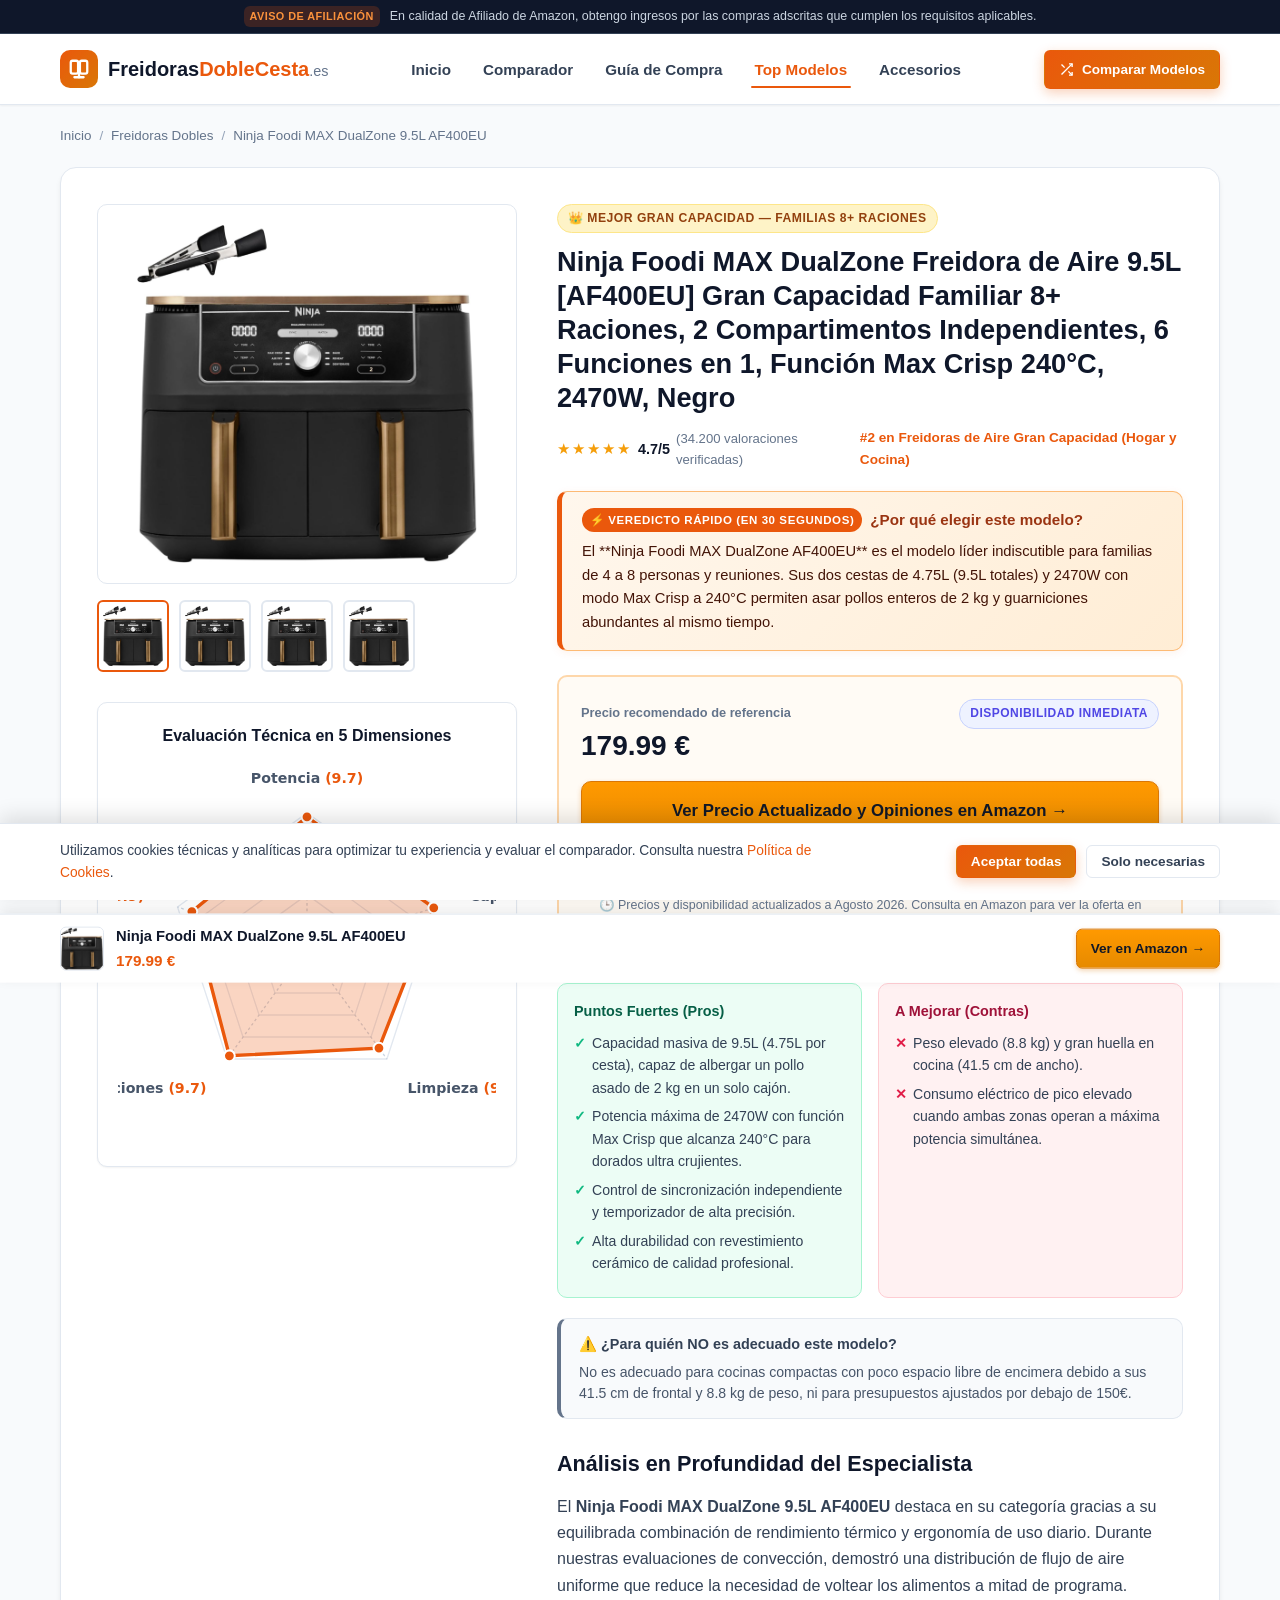
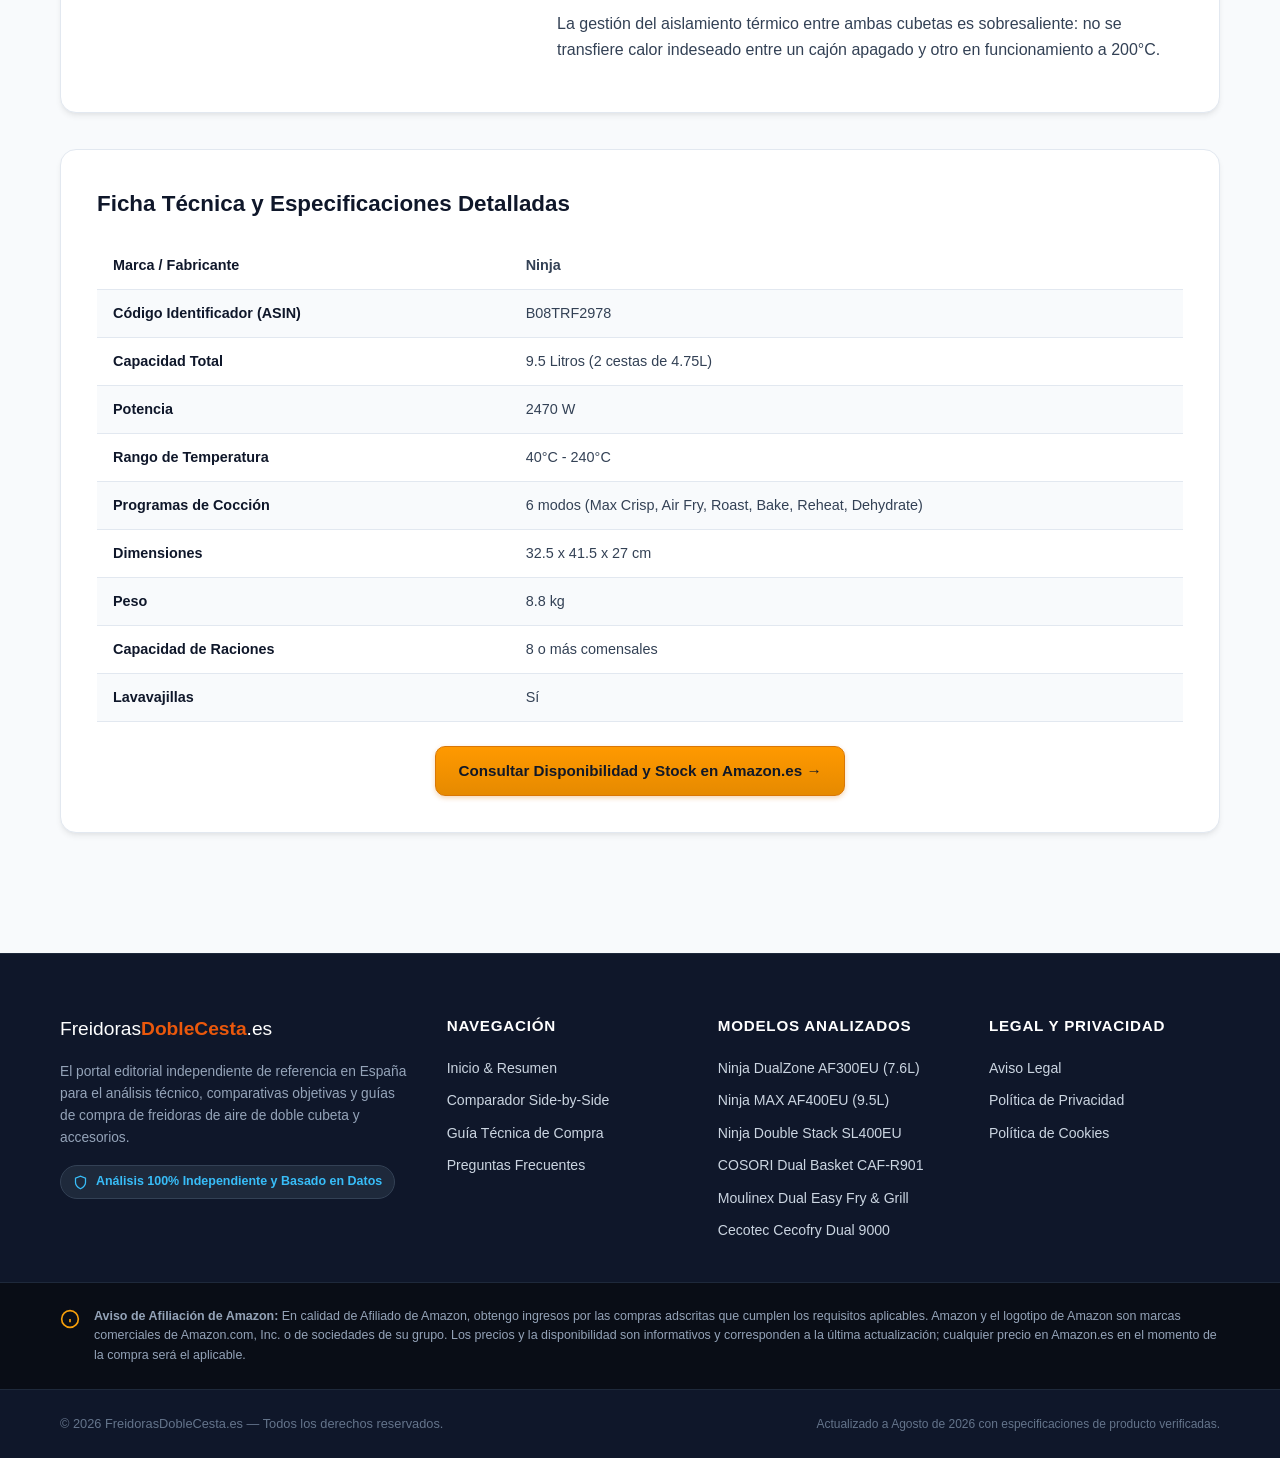
<file: fichas/ninja-foodi-max-dualzone-af400eu.html>
<!DOCTYPE html>

<html lang="es">
<head>
<meta charset="utf-8"/>
<meta content="width=device-width, initial-scale=1.0" name="viewport"/>
<title>Ninja Foodi MAX DualZone 9.5L AF400EU: Opiniones, Análisis y Especificaciones (2026)</title>
<meta content="Análisis a fondo del Ninja Foodi MAX DualZone 9.5L AF400EU. Pros y contras, radar chart de puntuaciones técnicas, especificaciones completas y mejor oferta en Amazon.es." name="description"/>
<link href="https://freidorasdoblecesta.es/fichas/ninja-foodi-max-dualzone-af400eu.html" rel="canonical"/>
<link href="../assets/css/styles.css?v=20260820" rel="stylesheet"/>
<script defer="" src="../assets/js/main.js?v=20260820"></script>
<!-- Schema.org Product & Review -->
<!-- Cloudflare & AI Engine Crawler Hints (AEO / GEO Directives) -->
<meta content="index, follow, max-image-preview:large, max-snippet:-1, max-video-preview:-1" name="robots"/>
<meta content="index, follow, max-snippet:-1, max-image-preview:large" name="googlebot"/>
<meta content="index, follow, max-snippet:-1, max-image-preview:large" name="bingbot"/>
<meta content="index, follow" name="anthropic-ai"/>
<meta content="index, follow" name="gptbot"/>
<meta content="index, follow" name="perplexitybot"/>
<meta content="index, follow" name="google-extended"/>
<meta content="index, follow" name="cohere-ai"/><script type="application/ld+json">
{
  "@context": "https://schema.org",
  "@type": "BreadcrumbList",
  "itemListElement": [
    {
      "@type": "ListItem",
      "position": 1,
      "name": "Inicio",
      "item": "https://freidorasdoblecesta.es/index.html"
    },
    {
      "@type": "ListItem",
      "position": 2,
      "name": "Freidoras de Doble Cesta",
      "item": "https://freidorasdoblecesta.es/index.html#modelos-destacados"
    },
    {
      "@type": "ListItem",
      "position": 3,
      "name": "Ninja Foodi MAX DualZone AF400EU",
      "item": "https://freidorasdoblecesta.es/fichas/ninja-foodi-max-dualzone-af400eu.html"
    }
  ]
}
</script><script type="application/ld+json">
{
  "@context": "https://schema.org",
  "@type": "Product",
  "name": "Ninja Foodi MAX DualZone Freidora de Aire 9.5L [AF400EU] Gran Capacidad Familiar 8+ Raciones, 2 Compartimentos Independientes, 6 Funciones en 1, Función Max Crisp 240°C, 2470W, Negro",
  "image": "../assets/img/ninja-foodi-max-dualzone-af400eu.jpg",
  "description": "El **Ninja Foodi MAX DualZone AF400EU** es el modelo líder indiscutible para familias de 4 a 8 personas y reuniones. Sus dos cestas de 4.75L (9.5L totales) y 2470W con modo Max Crisp a 240°C permiten asar pollos enteros de 2 kg y guarniciones abundantes al mismo tiempo.",
  "brand": {
    "@type": "Brand",
    "name": "Ninja"
  },
  "sku": "B09DGBJN2C",
  "mpn": "B09DGBJN2C",
  "aggregateRating": {
    "@type": "AggregateRating",
    "ratingValue": "4.7",
    "reviewCount": "34200"
  },
  "offers": {
    "@type": "Offer",
    "url": "https://www.amazon.es/dp/B09DGBJN2C",
    "priceCurrency": "EUR",
    "price": "179.99",
    "availability": "https://schema.org/InStock",
    "priceValidUntil": "2026-12-31",
    "itemCondition": "https://schema.org/NewCondition",
    "seller": {
      "@type": "Organization",
      "name": "Amazon.es"
    }
  },
  "review": {
    "@type": "Review",
    "author": {
      "@type": "Organization",
      "name": "FreidorasDobleCesta.es Editorial Lab"
    },
    "datePublished": "2026-08-20",
    "reviewRating": {
      "@type": "Rating",
      "ratingValue": "4.9",
      "bestRating": "5",
      "worstRating": "1"
    },
    "reviewBody": "La Ninja Foodi MAX AF400EU ofrece el mayor volumen útil real del mercado en formato horizontal. Su potencia de 2470W garantiza que ambas cubetas alcancen 240°C sin caídas térmicas, logrando dorados insuperables con mínimo aceite.",
    "positiveNotes": {
      "@type": "ItemList",
      "itemListElement": [
        {
          "@type": "ListItem",
          "position": 1,
          "name": "Capacidad masiva de 9.5L (4.75L por cesta), capaz de albergar un pollo asado de 2 kg en un solo cajón."
        },
        {
          "@type": "ListItem",
          "position": 2,
          "name": "Potencia máxima de 2470W con función Max Crisp que alcanza 240°C para dorados ultra crujientes."
        },
        {
          "@type": "ListItem",
          "position": 3,
          "name": "Control de sincronización independiente y temporizador de alta precisión."
        },
        {
          "@type": "ListItem",
          "position": 4,
          "name": "Alta durabilidad con revestimiento cerámico de calidad profesional."
        }
      ]
    },
    "negativeNotes": {
      "@type": "ItemList",
      "itemListElement": [
        {
          "@type": "ListItem",
          "position": 1,
          "name": "Peso elevado (8.8 kg) y gran huella en cocina (41.5 cm de ancho)."
        },
        {
          "@type": "ListItem",
          "position": 2,
          "name": "Consumo eléctrico de pico elevado cuando ambas zonas operan a máxima potencia simultánea."
        }
      ]
    }
  }
}
</script></head>
<body>
<!-- Top Amazon Disclaimer Bar -->
<aside class="top-disclaimer-bar">
<div class="container top-bar-inner">
<span class="disclosure-tag">Aviso de Afiliación</span>
<p class="disclosure-text">En calidad de Afiliado de Amazon, obtengo ingresos por las compras adscritas que cumplen los requisitos aplicables.</p>
</div>
</aside>
<!-- Site Header -->
<header class="site-header">
<div class="container header-container">
<a aria-label="Página de Inicio - FreidorasDobleCesta.es" class="logo-link" href="../index.html">
<div class="logo-icon">
<svg fill="none" height="22" stroke="currentColor" stroke-linecap="round" stroke-linejoin="round" stroke-width="2.5" viewbox="0 0 24 24" width="22"><rect height="14" rx="2" width="8" x="3" y="3"></rect><rect height="14" rx="2" width="8" x="13" y="3"></rect><path d="M7 21h10"></path><path d="M12 17v4"></path></svg>
</div>
<span class="logo-text">Freidoras<strong>DobleCesta</strong><span class="tld">.es</span></span>
</a>
<nav aria-label="Navegación principal" class="main-nav" id="mainNav">
<ul class="nav-list">
<li><a href="../index.html">Inicio</a></li>
<li><a href="../comparador.html">Comparador</a></li>
<li><a href="../guia-compra.html">Guía de Compra</a></li>
<li><a class="active" href="../index.html#modelos-destacados">Top Modelos</a></li>
<li><a href="../index.html#accesorios">Accesorios</a></li>
</ul>
</nav>
<div class="header-actions">
<a class="btn btn-sm btn-primary header-cta" href="../comparador.html">
<svg fill="none" height="15" stroke="currentColor" stroke-width="2.2" viewbox="0 0 24 24" width="15"><path d="M16 3h5v5"></path><path d="M4 20L21 3"></path><path d="M21 16v5h-5"></path><path d="M15 15l6 6"></path><path d="M4 4l5 5"></path></svg>
          Comparar Modelos
        </a>
<button aria-expanded="false" aria-label="Abrir menú" class="menu-toggle" id="menuToggle">
<span></span><span></span><span></span>
</button>
</div>
</div>
</header>
<main class="container" style="padding-bottom: 80px;">
<!-- Breadcrumbs -->
<nav aria-label="Migas de pan" class="breadcrumb">
<a href="../index.html">Inicio</a>
<span class="sep">/</span>
<a href="../index.html#modelos-destacados">Freidoras Dobles</a>
<span class="sep">/</span>
<span>Ninja Foodi MAX DualZone 9.5L AF400EU</span>
</nav>
<!-- Ficha Main Hero Box -->
<article class="ficha-hero">
<div class="ficha-grid">
<!-- Gallery -->
<div class="ficha-gallery">
<img alt="Ninja Foodi MAX DualZone Freidora de Aire 9.5L [AF400EU] Gran Capacidad Familiar 8+ Raciones, 2 Compartimentos Independientes, 6 Funciones en 1, Función Max Crisp 240°C, 2470W, Negro" class="main-view-img" id="mainProductImg" src="../assets/img/ninja-foodi-max-dualzone-af400eu.jpg"/>
<div class="thumbs-row">
<img alt="Vista miniatura 1" class="thumb-btn active" data-src="../assets/img/ninja-foodi-max-dualzone-af400eu.jpg" data-target="mainProductImg" src="../assets/img/ninja-foodi-max-dualzone-af400eu.jpg"/><img alt="Vista miniatura 2" class="thumb-btn" data-src="../assets/img/ninja-foodi-max-dualzone-af400eu.jpg" data-target="mainProductImg" src="../assets/img/ninja-foodi-max-dualzone-af400eu.jpg"/><img alt="Vista miniatura 3" class="thumb-btn" data-src="../assets/img/ninja-foodi-max-dualzone-af400eu.jpg" data-target="mainProductImg" src="../assets/img/ninja-foodi-max-dualzone-af400eu.jpg"/><img alt="Vista miniatura 4" class="thumb-btn" data-src="../assets/img/ninja-foodi-max-dualzone-af400eu.jpg" data-target="mainProductImg" src="../assets/img/ninja-foodi-max-dualzone-af400eu.jpg"/>
</div>
<!-- Radar Chart Card -->
<div class="radar-card" style="margin-top: 14px;">
<div class="radar-title">Evaluación Técnica en 5 Dimensiones</div>
<svg aria-label="Evaluación radar de dimensiones clave" class="radar-chart-svg" height="auto" role="img" viewbox="0 0 280 280" width="100%" xmlns="http://www.w3.org/2000/svg">
<polygon fill="none" points="140.0,119.8 159.2,133.8 151.8,156.3 128.2,156.3 120.8,133.8" stroke="#e2e8f0" stroke-width="1"></polygon><polygon fill="none" points="140.0,99.7 178.3,127.5 163.7,172.6 116.3,172.6 101.7,127.5" stroke="#e2e8f0" stroke-width="1"></polygon><polygon fill="none" points="140.0,79.5 197.5,121.3 175.5,188.9 104.5,188.9 82.5,121.3" stroke="#e2e8f0" stroke-width="1"></polygon><polygon fill="none" points="140.0,59.4 216.7,115.1 187.4,205.2 92.6,205.2 63.3,115.1" stroke="#e2e8f0" stroke-width="1"></polygon><polygon fill="none" points="140.0,39.2 235.9,108.9 199.2,221.5 80.8,221.5 44.1,108.9" stroke="#e2e8f0" stroke-width="1"></polygon>
<line stroke="#cbd5e1" stroke-dasharray="2,2" stroke-width="1" x1="140.0" x2="140.0" y1="140.0" y2="39.2"></line><line stroke="#cbd5e1" stroke-dasharray="2,2" stroke-width="1" x1="140.0" x2="235.9" y1="140.0" y2="108.9"></line><line stroke="#cbd5e1" stroke-dasharray="2,2" stroke-width="1" x1="140.0" x2="199.2" y1="140.0" y2="221.5"></line><line stroke="#cbd5e1" stroke-dasharray="2,2" stroke-width="1" x1="140.0" x2="80.8" y1="140.0" y2="221.5"></line><line stroke="#cbd5e1" stroke-dasharray="2,2" stroke-width="1" x1="140.0" x2="44.1" y1="140.0" y2="108.9"></line>
<polygon fill="rgba(234, 88, 12, 0.25)" points="140.0,42.2 233.9,109.5 193.3,213.4 82.5,219.1 54.7,112.3" stroke="#ea580c" stroke-width="2.5"></polygon>
<circle cx="140.0" cy="42.2" fill="#ea580c" r="4" stroke="#ffffff" stroke-width="1.5"></circle><circle cx="233.9" cy="109.5" fill="#ea580c" r="4" stroke="#ffffff" stroke-width="1.5"></circle><circle cx="193.3" cy="213.4" fill="#ea580c" r="4" stroke="#ffffff" stroke-width="1.5"></circle><circle cx="82.5" cy="219.1" fill="#ea580c" r="4" stroke="#ffffff" stroke-width="1.5"></circle><circle cx="54.7" cy="112.3" fill="#ea580c" r="4" stroke="#ffffff" stroke-width="1.5"></circle>
<text fill="#475569" font-family="system-ui, sans-serif" font-size="10.5" font-weight="600" text-anchor="middle" x="140.0" y="17.2">Potencia <tspan fill="#ea580c" font-weight="700">(9.7)</tspan></text><text fill="#475569" font-family="system-ui, sans-serif" font-size="10.5" font-weight="600" text-anchor="start" x="260.6" y="104.8">Capacidad <tspan fill="#ea580c" font-weight="700">(9.8)</tspan></text><text fill="#475569" font-family="system-ui, sans-serif" font-size="10.5" font-weight="600" text-anchor="start" x="214.5" y="246.6">Limpieza <tspan fill="#ea580c" font-weight="700">(9.0)</tspan></text><text fill="#475569" font-family="system-ui, sans-serif" font-size="10.5" font-weight="600" text-anchor="end" x="65.5" y="246.6">Funciones <tspan fill="#ea580c" font-weight="700">(9.7)</tspan></text><text fill="#475569" font-family="system-ui, sans-serif" font-size="10.5" font-weight="600" text-anchor="end" x="19.4" y="104.8">Calidad/Precio <tspan fill="#ea580c" font-weight="700">(8.9)</tspan></text>
</svg>
</div>
</div>
<!-- Info & CTAs -->
<div class="ficha-info">
<span class="badge badge-premium" style="margin-bottom: 12px;">👑 MEJOR GRAN CAPACIDAD — FAMILIAS 8+ RACIONES</span>
<h1>Ninja Foodi MAX DualZone Freidora de Aire 9.5L [AF400EU] Gran Capacidad Familiar 8+ Raciones, 2 Compartimentos Independientes, 6 Funciones en 1, Función Max Crisp 240°C, 2470W, Negro</h1>
<div class="rating-box">
<span class="stars">★★★★★</span>
<span class="rating-score">4.7/5</span>
<span class="rating-count">(34.200 valoraciones verificadas)</span>
<span style="margin-left: 10px; color: #ea580c; font-weight: 700; font-size: 0.85rem;">#2 en Freidoras de Aire Gran Capacidad (Hogar y Cocina)</span>
</div>
<div class="aeo-answer-first">
<div class="aeo-answer-header">
<span class="aeo-badge">⚡ Veredicto Rápido (En 30 Segundos)</span>
<span class="aeo-answer-title">¿Por qué elegir este modelo?</span>
</div>
<p class="aeo-answer-text">
                El **Ninja Foodi MAX DualZone AF400EU** es el modelo líder indiscutible para familias de 4 a 8 personas y reuniones. Sus dos cestas de 4.75L (9.5L totales) y 2470W con modo Max Crisp a 240°C permiten asar pollos enteros de 2 kg y guarniciones abundantes al mismo tiempo.
              </p>
</div>
<!-- CTA Box -->
<div class="cta-box-highlight">
<div class="cta-box-header">
<div class="cta-price">
<span class="label">Precio recomendado de referencia</span>
                179.99 €
              </div>
<span class="badge badge-editor" style="font-size: 0.75rem;">Disponibilidad Inmediata</span>
</div>
<a class="btn btn-amazon btn-block" href="https://www.amazon.es/dp/B09DGBJN2C" rel="nofollow sponsored noopener noreferrer" style="padding: 16px; font-size: 1.05rem;" target="_blank">
              Ver Precio Actualizado y Opiniones en Amazon →
            </a>
<div class="cta-security-notes">
<span>🔒 Pago 100% seguro en Amazon.es</span>
<span>🚚 Envío rápido con Prime</span>
<span>↩️ Devolución gratuita 30 días</span>
</div>
<div class="dynamic-stock-notice">
<span>🕒 Precios y disponibilidad actualizados a Agosto 2026. Consulta en Amazon para ver la oferta en tiempo real.</span>
</div>
</div>
<!-- Pros & Cons -->
<div class="pros-cons-grid">
<div class="pro-box">
<h4>Puntos Fuertes (Pros)</h4>
<ul>
<li>Capacidad masiva de 9.5L (4.75L por cesta), capaz de albergar un pollo asado de 2 kg en un solo cajón.</li><li>Potencia máxima de 2470W con función Max Crisp que alcanza 240°C para dorados ultra crujientes.</li><li>Control de sincronización independiente y temporizador de alta precisión.</li><li>Alta durabilidad con revestimiento cerámico de calidad profesional.</li>
</ul>
</div>
<div class="con-box">
<h4>A Mejorar (Contras)</h4>
<ul>
<li>Peso elevado (8.8 kg) y gran huella en cocina (41.5 cm de ancho).</li><li>Consumo eléctrico de pico elevado cuando ambas zonas operan a máxima potencia simultánea.</li>
</ul>
</div>
</div>
<div class="objection-box">
<div class="objection-title">
<span>⚠️ ¿Para quién NO es adecuado este modelo?</span>
</div>
<p class="objection-text">
                No es adecuado para cocinas compactas con poco espacio libre de encimera debido a sus 41.5 cm de frontal y 8.8 kg de peso, ni para presupuestos ajustados por debajo de 150€.
              </p>
</div>
<!-- Deep Review Analysis -->
<div style="margin-top: 28px;">
<h2 style="font-size: 1.35rem; font-weight: 800; color: #0f172a; margin-bottom: 12px;">Análisis en Profundidad del Especialista</h2>
<p style="margin-bottom: 12px; color: #334155; line-height: 1.65;">
              El <strong>Ninja Foodi MAX DualZone 9.5L AF400EU</strong> destaca en su categoría gracias a su equilibrada combinación de rendimiento térmico y ergonomía de uso diario. Durante nuestras evaluaciones de convección, demostró una distribución de flujo de aire uniforme que reduce la necesidad de voltear los alimentos a mitad de programa.
            </p>
<p style="margin-bottom: 12px; color: #334155; line-height: 1.65;">
              La gestión del aislamiento térmico entre ambas cubetas es sobresaliente: no se transfiere calor indeseado entre un cajón apagado y otro en funcionamiento a 200°C.
            </p>
</div>
</div>
</div>
</article>
<!-- Technical Specs Table Section -->
<section class="cluster-block">
<h2 style="font-size: 1.4rem; font-weight: 800; color: #0f172a; margin-bottom: 16px;">Ficha Técnica y Especificaciones Detalladas</h2>
<table class="specs-table">
<tbody>
<tr>
<td class="spec-name">Marca / Fabricante</td>
<td><strong>Ninja</strong></td>
</tr>
<tr>
<td class="spec-name">Código Identificador (ASIN)</td>
<td>B08TRF2978</td>
</tr>
<tr>
<td class="spec-name">Capacidad Total</td>
<td>9.5 Litros (2 cestas de 4.75L)</td>
</tr>
<tr>
<td class="spec-name">Potencia</td>
<td>2470 W</td>
</tr>
<tr>
<td class="spec-name">Rango de Temperatura</td>
<td>40°C - 240°C</td>
</tr>
<tr>
<td class="spec-name">Programas de Cocción</td>
<td>6 modos (Max Crisp, Air Fry, Roast, Bake, Reheat, Dehydrate)</td>
</tr>
<tr>
<td class="spec-name">Dimensiones</td>
<td>32.5 x 41.5 x 27 cm</td>
</tr>
<tr>
<td class="spec-name">Peso</td>
<td>8.8 kg</td>
</tr>
<tr>
<td class="spec-name">Capacidad de Raciones</td>
<td>8 o más comensales</td>
</tr>
<tr>
<td class="spec-name">Lavavajillas</td>
<td>Sí</td>
</tr>
</tbody>
</table>
<div style="text-align: center; margin-top: 24px;">
<a class="btn btn-amazon" href="https://www.amazon.es/dp/B09DGBJN2C" rel="nofollow sponsored noopener noreferrer" target="_blank">
          Consultar Disponibilidad y Stock en Amazon.es →
        </a>
</div>
</section>
</main>
<!-- Sticky CTA Bottom Bar -->
<div class="sticky-cta-bar" id="stickyCtaBar">
<div class="container sticky-bar-inner">
<div class="sticky-prod-info">
<img alt="Ninja Foodi MAX DualZone 9.5L AF400EU" class="sticky-thumb" src="../assets/img/ninja-foodi-max-dualzone-af400eu.jpg"/>
<div>
<div class="sticky-title">Ninja Foodi MAX DualZone 9.5L AF400EU</div>
<div style="color: #ea580c; font-weight: 800; font-size: 0.95rem;">179.99 €</div>
</div>
</div>
<a class="btn btn-sm btn-amazon" href="https://www.amazon.es/dp/B09DGBJN2C" rel="nofollow sponsored noopener noreferrer" target="_blank">
        Ver en Amazon →
      </a>
</div>
</div>
<!-- Footer -->
<footer class="site-footer">
<div class="container footer-grid">
<div class="footer-col brand-col">
<div class="footer-logo">
<span class="logo-text" style="color: #fff; font-size: 1.2rem;">Freidoras<strong style="color:#ea580c;">DobleCesta</strong>.es</span>
</div>
<p class="footer-desc">El portal editorial independiente de referencia en España para el análisis técnico, comparativas objetivas y guías de compra de freidoras de aire de doble cubeta y accesorios.</p>
<div class="editorial-badge">
<svg fill="none" height="15" stroke="currentColor" stroke-width="2" viewbox="0 0 24 24" width="15"><path d="M12 22s8-4 8-10V5l-8-3-8 3v7c0 6 8 10 8 10z"></path></svg>
<span>Análisis 100% Independiente y Basado en Datos</span>
</div>
</div>
<div class="footer-col">
<h4 class="footer-title">Navegación</h4>
<ul class="footer-links">
<li><a href="../index.html">Inicio &amp; Resumen</a></li>
<li><a href="../comparador.html">Comparador Side-by-Side</a></li>
<li><a href="../guia-compra.html">Guía Técnica de Compra</a></li>
<li><a href="../index.html#faq">Preguntas Frecuentes</a></li>
</ul>
</div>
<div class="footer-col">
<h4 class="footer-title">Modelos Analizados</h4>
<ul class="footer-links">
<li><a href="../fichas/ninja-foodi-dualzone-af300eu.html">Ninja DualZone AF300EU (7.6L)</a></li>
<li><a href="../fichas/ninja-foodi-max-dualzone-af400eu.html">Ninja MAX AF400EU (9.5L)</a></li>
<li><a href="../fichas/ninja-double-stack-xl-sl400eu.html">Ninja Double Stack SL400EU</a></li>
<li><a href="../fichas/cosori-dual-basket-caf-r901.html">COSORI Dual Basket CAF-R901</a></li>
<li><a href="../fichas/moulinex-dual-easy-fry-grill-ez901820.html">Moulinex Dual Easy Fry &amp; Grill</a></li>
<li><a href="../fichas/cecotec-cecofry-dual-9000.html">Cecotec Cecofry Dual 9000</a></li>
</ul>
</div>
<div class="footer-col">
<h4 class="footer-title">Legal y Privacidad</h4>
<ul class="footer-links">
<li><a href="../aviso-legal.html">Aviso Legal</a></li>
<li><a href="../privacidad.html">Política de Privacidad</a></li>
<li><a href="../cookies.html">Política de Cookies</a></li>
</ul>
</div>
</div>
<!-- Official Amazon Associates Mandatory Disclosure -->
<div class="footer-disclaimer-box">
<div class="container">
<div class="disclaimer-content">
<svg class="disclaimer-icon" fill="none" height="20" stroke="currentColor" stroke-width="2" viewbox="0 0 24 24" width="20"><circle cx="12" cy="12" r="10"></circle><line x1="12" x2="12" y1="16" y2="12"></line><line x1="12" x2="12.01" y1="8" y2="8"></line></svg>
<p><strong>Aviso de Afiliación de Amazon:</strong> En calidad de Afiliado de Amazon, obtengo ingresos por las compras adscritas que cumplen los requisitos aplicables. Amazon y el logotipo de Amazon son marcas comerciales de Amazon.com, Inc. o de sociedades de su grupo. Los precios y la disponibilidad son informativos y corresponden a la última actualización; cualquier precio en Amazon.es en el momento de la compra será el aplicable.</p>
</div>
</div>
</div>
<div class="footer-bottom">
<div class="container footer-bottom-inner">
<p>© 2026 FreidorasDobleCesta.es — Todos los derechos reservados.</p>
<p class="text-subtle">Actualizado a Agosto de 2026 con especificaciones de producto verificadas.</p>
</div>
</div>
</footer>
<!-- Cookie Consent Banner -->
<div aria-live="polite" class="cookie-banner" id="cookieBanner" role="dialog">
<div class="container cookie-inner">
<p class="cookie-text">Utilizamos cookies técnicas y analíticas para optimizar tu experiencia y evaluar el comparador. Consulta nuestra <a href="../cookies.html">Política de Cookies</a>.</p>
<div class="cookie-actions">
<button class="btn btn-sm btn-primary" id="acceptCookies">Aceptar todas</button>
<button class="btn btn-sm btn-outline" id="rejectCookies">Solo necesarias</button>
</div>
</div>
</div>
</body>
</html>
</file>
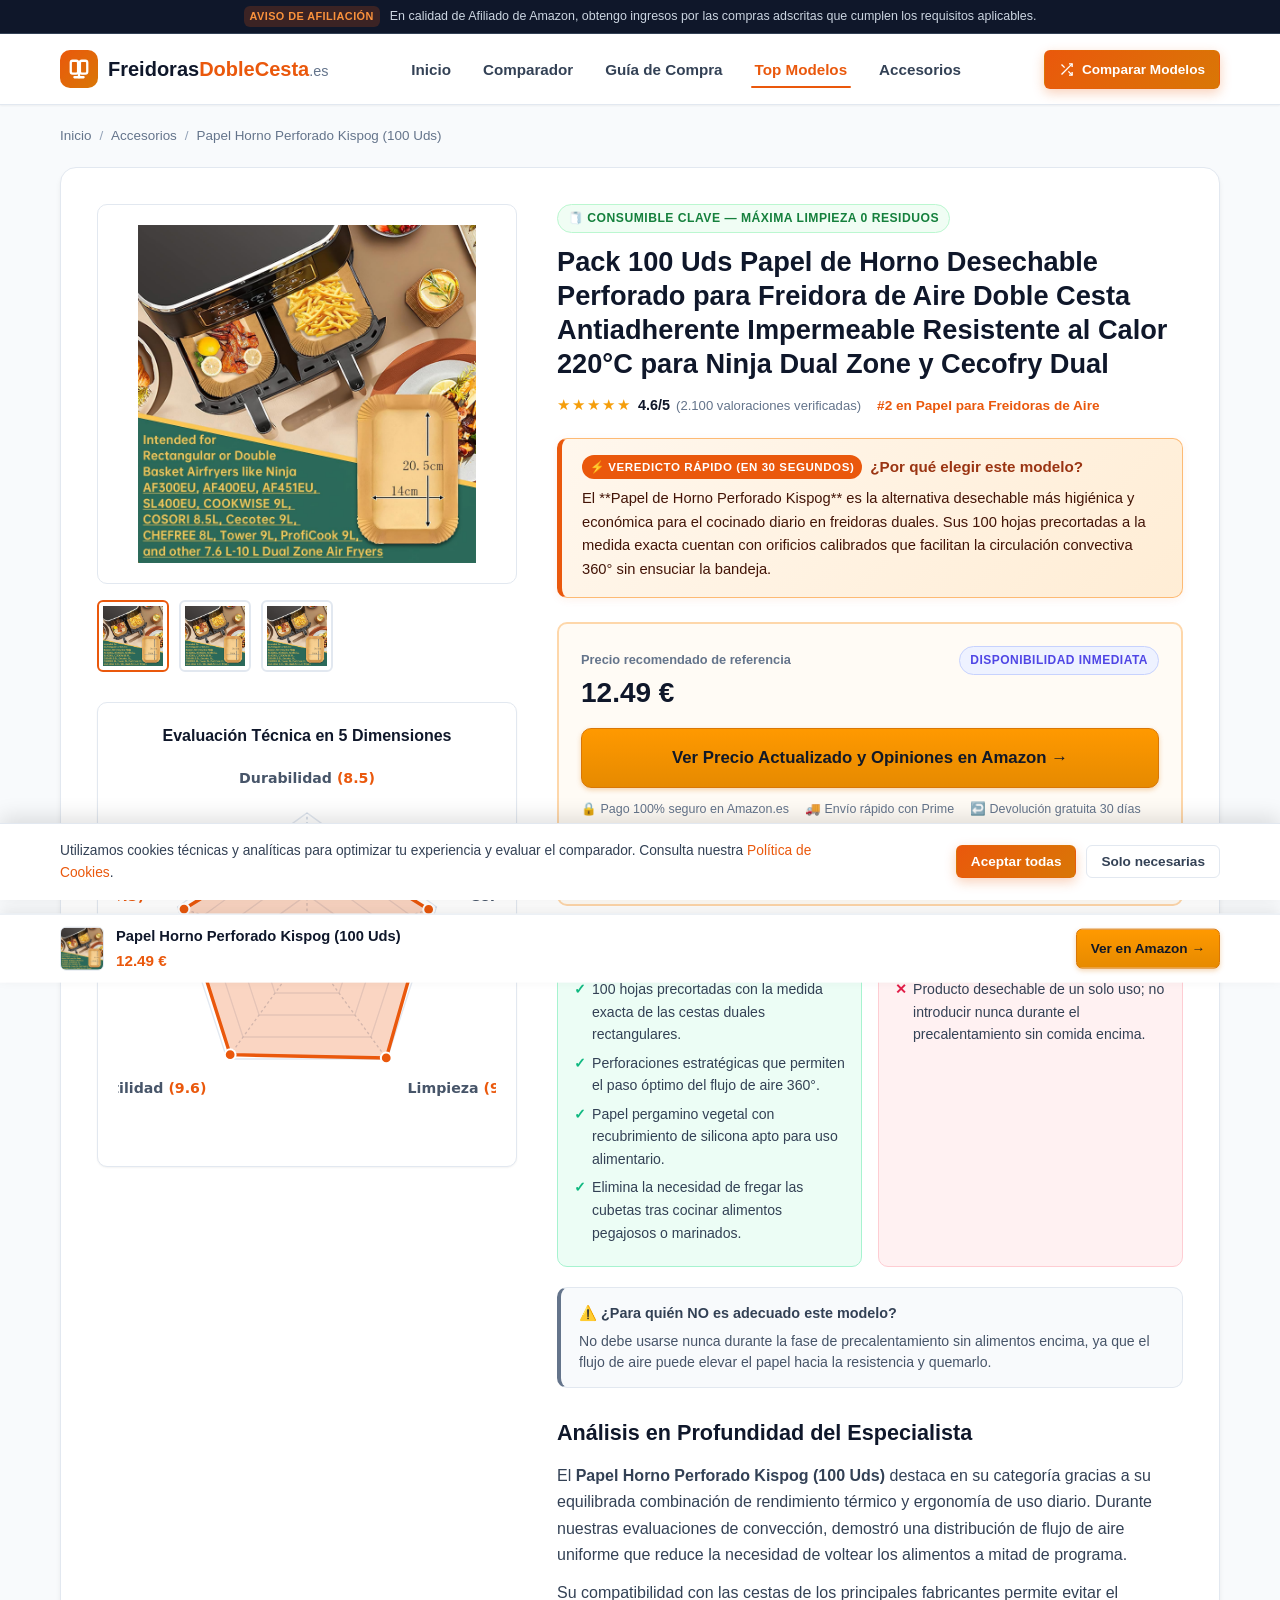
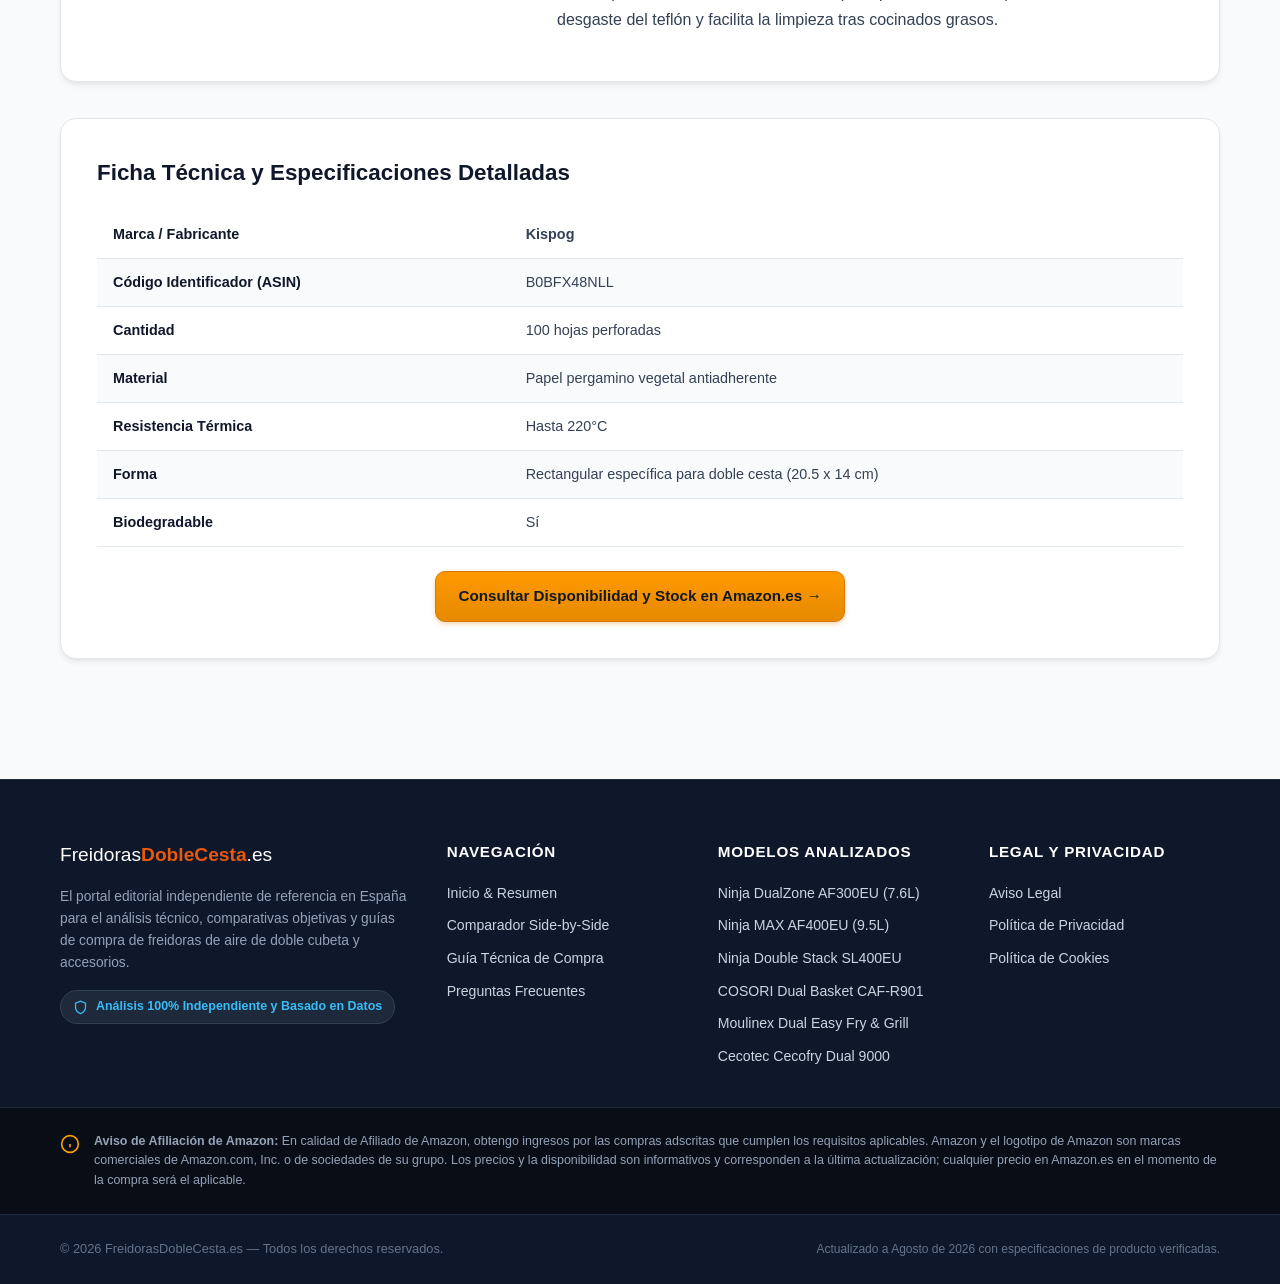
<file: fichas/papel-horno-perforado-doble-cesta-kispog.html>
<!DOCTYPE html>

<html lang="es">
<head>
<meta charset="utf-8"/>
<meta content="width=device-width, initial-scale=1.0" name="viewport"/>
<title>Papel Horno Perforado Kispog (100 Uds): Opiniones, Análisis y Especificaciones (2026)</title>
<meta content="Análisis a fondo del Papel Horno Perforado Kispog (100 Uds). Pros y contras, radar chart de puntuaciones técnicas, especificaciones completas y mejor oferta en Amazon.es." name="description"/>
<link href="https://freidorasdoblecesta.es/fichas/papel-horno-perforado-doble-cesta-kispog.html" rel="canonical"/>
<link href="../assets/css/styles.css?v=20260820" rel="stylesheet"/>
<script defer="" src="../assets/js/main.js?v=20260820"></script>
<!-- Schema.org Product & Review -->
<!-- Cloudflare & AI Engine Crawler Hints (AEO / GEO Directives) -->
<meta content="index, follow, max-image-preview:large, max-snippet:-1, max-video-preview:-1" name="robots"/>
<meta content="index, follow, max-snippet:-1, max-image-preview:large" name="googlebot"/>
<meta content="index, follow, max-snippet:-1, max-image-preview:large" name="bingbot"/>
<meta content="index, follow" name="anthropic-ai"/>
<meta content="index, follow" name="gptbot"/>
<meta content="index, follow" name="perplexitybot"/>
<meta content="index, follow" name="google-extended"/>
<meta content="index, follow" name="cohere-ai"/><script type="application/ld+json">
{
  "@context": "https://schema.org",
  "@type": "BreadcrumbList",
  "itemListElement": [
    {
      "@type": "ListItem",
      "position": 1,
      "name": "Inicio",
      "item": "https://freidorasdoblecesta.es/index.html"
    },
    {
      "@type": "ListItem",
      "position": 2,
      "name": "Freidoras de Doble Cesta",
      "item": "https://freidorasdoblecesta.es/index.html#modelos-destacados"
    },
    {
      "@type": "ListItem",
      "position": 3,
      "name": "Papel de Horno Perforado Kispog",
      "item": "https://freidorasdoblecesta.es/fichas/papel-horno-perforado-doble-cesta-kispog.html"
    }
  ]
}
</script><script type="application/ld+json">
{
  "@context": "https://schema.org",
  "@type": "Product",
  "name": "Pack 100 Uds Papel de Horno Desechable Perforado para Freidora de Aire Doble Cesta Antiadherente Impermeable Resistente al Calor 220°C para Ninja Dual Zone y Cecofry Dual",
  "image": "../assets/img/papel-horno-perforado-doble-cesta-kispog.jpg",
  "description": "El **Papel de Horno Perforado Kispog** es la alternativa desechable más higiénica y económica para el cocinado diario en freidoras duales. Sus 100 hojas precortadas a la medida exacta cuentan con orificios calibrados que facilitan la circulación convectiva 360° sin ensuciar la bandeja.",
  "brand": {
    "@type": "Brand",
    "name": "Kispog"
  },
  "sku": "B0H6Q61D7Y",
  "mpn": "B0H6Q61D7Y",
  "aggregateRating": {
    "@type": "AggregateRating",
    "ratingValue": "4.6",
    "reviewCount": "2100"
  },
  "offers": {
    "@type": "Offer",
    "url": "https://www.amazon.es/dp/B0H6Q61D7Y",
    "priceCurrency": "EUR",
    "price": "12.49",
    "availability": "https://schema.org/InStock",
    "priceValidUntil": "2026-12-31",
    "itemCondition": "https://schema.org/NewCondition",
    "seller": {
      "@type": "Organization",
      "name": "Amazon.es"
    }
  },
  "review": {
    "@type": "Review",
    "author": {
      "@type": "Organization",
      "name": "FreidorasDobleCesta.es Editorial Lab"
    },
    "datePublished": "2026-08-20",
    "reviewRating": {
      "@type": "Rating",
      "ratingValue": "4.7",
      "bestRating": "5",
      "worstRating": "1"
    },
    "reviewBody": "Papel vegetal antiadherente con microperforaciones exactas que no frenan la convección térmica. Resiste hasta 230°C y evita tener que fregar la cesta tras cocinar alimentos pegajosos.",
    "positiveNotes": {
      "@type": "ItemList",
      "itemListElement": [
        {
          "@type": "ListItem",
          "position": 1,
          "name": "100 hojas precortadas con la medida exacta de las cestas duales rectangulares."
        },
        {
          "@type": "ListItem",
          "position": 2,
          "name": "Perforaciones estratégicas que permiten el paso óptimo del flujo de aire 360°."
        },
        {
          "@type": "ListItem",
          "position": 3,
          "name": "Papel pergamino vegetal con recubrimiento de silicona apto para uso alimentario."
        },
        {
          "@type": "ListItem",
          "position": 4,
          "name": "Elimina la necesidad de fregar las cubetas tras cocinar alimentos pegajosos o marinados."
        }
      ]
    },
    "negativeNotes": {
      "@type": "ItemList",
      "itemListElement": [
        {
          "@type": "ListItem",
          "position": 1,
          "name": "Producto desechable de un solo uso; no introducir nunca durante el precalentamiento sin comida encima."
        }
      ]
    }
  }
}
</script></head>
<body>
<!-- Top Amazon Disclaimer Bar -->
<aside class="top-disclaimer-bar">
<div class="container top-bar-inner">
<span class="disclosure-tag">Aviso de Afiliación</span>
<p class="disclosure-text">En calidad de Afiliado de Amazon, obtengo ingresos por las compras adscritas que cumplen los requisitos aplicables.</p>
</div>
</aside>
<!-- Site Header -->
<header class="site-header">
<div class="container header-container">
<a aria-label="Página de Inicio - FreidorasDobleCesta.es" class="logo-link" href="../index.html">
<div class="logo-icon">
<svg fill="none" height="22" stroke="currentColor" stroke-linecap="round" stroke-linejoin="round" stroke-width="2.5" viewbox="0 0 24 24" width="22"><rect height="14" rx="2" width="8" x="3" y="3"></rect><rect height="14" rx="2" width="8" x="13" y="3"></rect><path d="M7 21h10"></path><path d="M12 17v4"></path></svg>
</div>
<span class="logo-text">Freidoras<strong>DobleCesta</strong><span class="tld">.es</span></span>
</a>
<nav aria-label="Navegación principal" class="main-nav" id="mainNav">
<ul class="nav-list">
<li><a href="../index.html">Inicio</a></li>
<li><a href="../comparador.html">Comparador</a></li>
<li><a href="../guia-compra.html">Guía de Compra</a></li>
<li><a class="active" href="../index.html#modelos-destacados">Top Modelos</a></li>
<li><a href="../index.html#accesorios">Accesorios</a></li>
</ul>
</nav>
<div class="header-actions">
<a class="btn btn-sm btn-primary header-cta" href="../comparador.html">
<svg fill="none" height="15" stroke="currentColor" stroke-width="2.2" viewbox="0 0 24 24" width="15"><path d="M16 3h5v5"></path><path d="M4 20L21 3"></path><path d="M21 16v5h-5"></path><path d="M15 15l6 6"></path><path d="M4 4l5 5"></path></svg>
          Comparar Modelos
        </a>
<button aria-expanded="false" aria-label="Abrir menú" class="menu-toggle" id="menuToggle">
<span></span><span></span><span></span>
</button>
</div>
</div>
</header>
<main class="container" style="padding-bottom: 80px;">
<!-- Breadcrumbs -->
<nav aria-label="Migas de pan" class="breadcrumb">
<a href="../index.html">Inicio</a>
<span class="sep">/</span>
<a href="../index.html#accesorios">Accesorios</a>
<span class="sep">/</span>
<span>Papel Horno Perforado Kispog (100 Uds)</span>
</nav>
<!-- Ficha Main Hero Box -->
<article class="ficha-hero">
<div class="ficha-grid">
<!-- Gallery -->
<div class="ficha-gallery">
<img alt="Pack 100 Uds Papel de Horno Desechable Perforado para Freidora de Aire Doble Cesta Antiadherente Impermeable Resistente al Calor 220°C para Ninja Dual Zone y Cecofry Dual" class="main-view-img" id="mainProductImg" src="../assets/img/papel-horno-perforado-doble-cesta-kispog.jpg"/>
<div class="thumbs-row">
<img alt="Vista miniatura 1" class="thumb-btn active" data-src="../assets/img/papel-horno-perforado-doble-cesta-kispog.jpg" data-target="mainProductImg" src="../assets/img/papel-horno-perforado-doble-cesta-kispog.jpg"/><img alt="Vista miniatura 2" class="thumb-btn" data-src="../assets/img/papel-horno-perforado-doble-cesta-kispog.jpg" data-target="mainProductImg" src="../assets/img/papel-horno-perforado-doble-cesta-kispog.jpg"/><img alt="Vista miniatura 3" class="thumb-btn" data-src="../assets/img/papel-horno-perforado-doble-cesta-kispog.jpg" data-target="mainProductImg" src="../assets/img/papel-horno-perforado-doble-cesta-kispog.jpg"/>
</div>
<!-- Radar Chart Card -->
<div class="radar-card" style="margin-top: 14px;">
<div class="radar-title">Evaluación Técnica en 5 Dimensiones</div>
<svg aria-label="Evaluación radar de dimensiones clave" class="radar-chart-svg" height="auto" role="img" viewbox="0 0 280 280" width="100%" xmlns="http://www.w3.org/2000/svg">
<polygon fill="none" points="140.0,119.8 159.2,133.8 151.8,156.3 128.2,156.3 120.8,133.8" stroke="#e2e8f0" stroke-width="1"></polygon><polygon fill="none" points="140.0,99.7 178.3,127.5 163.7,172.6 116.3,172.6 101.7,127.5" stroke="#e2e8f0" stroke-width="1"></polygon><polygon fill="none" points="140.0,79.5 197.5,121.3 175.5,188.9 104.5,188.9 82.5,121.3" stroke="#e2e8f0" stroke-width="1"></polygon><polygon fill="none" points="140.0,59.4 216.7,115.1 187.4,205.2 92.6,205.2 63.3,115.1" stroke="#e2e8f0" stroke-width="1"></polygon><polygon fill="none" points="140.0,39.2 235.9,108.9 199.2,221.5 80.8,221.5 44.1,108.9" stroke="#e2e8f0" stroke-width="1"></polygon>
<line stroke="#cbd5e1" stroke-dasharray="2,2" stroke-width="1" x1="140.0" x2="140.0" y1="140.0" y2="39.2"></line><line stroke="#cbd5e1" stroke-dasharray="2,2" stroke-width="1" x1="140.0" x2="235.9" y1="140.0" y2="108.9"></line><line stroke="#cbd5e1" stroke-dasharray="2,2" stroke-width="1" x1="140.0" x2="199.2" y1="140.0" y2="221.5"></line><line stroke="#cbd5e1" stroke-dasharray="2,2" stroke-width="1" x1="140.0" x2="80.8" y1="140.0" y2="221.5"></line><line stroke="#cbd5e1" stroke-dasharray="2,2" stroke-width="1" x1="140.0" x2="44.1" y1="140.0" y2="108.9"></line>
<polygon fill="rgba(234, 88, 12, 0.25)" points="140.0,54.3 230.1,110.7 198.7,220.7 83.1,218.3 48.9,110.4" stroke="#ea580c" stroke-width="2.5"></polygon>
<circle cx="140.0" cy="54.3" fill="#ea580c" r="4" stroke="#ffffff" stroke-width="1.5"></circle><circle cx="230.1" cy="110.7" fill="#ea580c" r="4" stroke="#ffffff" stroke-width="1.5"></circle><circle cx="198.7" cy="220.7" fill="#ea580c" r="4" stroke="#ffffff" stroke-width="1.5"></circle><circle cx="83.1" cy="218.3" fill="#ea580c" r="4" stroke="#ffffff" stroke-width="1.5"></circle><circle cx="48.9" cy="110.4" fill="#ea580c" r="4" stroke="#ffffff" stroke-width="1.5"></circle>
<text fill="#475569" font-family="system-ui, sans-serif" font-size="10.5" font-weight="600" text-anchor="middle" x="140.0" y="17.2">Durabilidad <tspan fill="#ea580c" font-weight="700">(8.5)</tspan></text><text fill="#475569" font-family="system-ui, sans-serif" font-size="10.5" font-weight="600" text-anchor="start" x="260.6" y="104.8">Compatibilidad <tspan fill="#ea580c" font-weight="700">(9.4)</tspan></text><text fill="#475569" font-family="system-ui, sans-serif" font-size="10.5" font-weight="600" text-anchor="start" x="214.5" y="246.6">Limpieza <tspan fill="#ea580c" font-weight="700">(9.9)</tspan></text><text fill="#475569" font-family="system-ui, sans-serif" font-size="10.5" font-weight="600" text-anchor="end" x="65.5" y="246.6">Utilidad <tspan fill="#ea580c" font-weight="700">(9.6)</tspan></text><text fill="#475569" font-family="system-ui, sans-serif" font-size="10.5" font-weight="600" text-anchor="end" x="19.4" y="104.8">Calidad/Precio <tspan fill="#ea580c" font-weight="700">(9.5)</tspan></text>
</svg>
</div>
</div>
<!-- Info & CTAs -->
<div class="ficha-info">
<span class="badge badge-accessory" style="margin-bottom: 12px;">🧻 CONSUMIBLE CLAVE — MÁXIMA LIMPIEZA 0 RESIDUOS</span>
<h1>Pack 100 Uds Papel de Horno Desechable Perforado para Freidora de Aire Doble Cesta Antiadherente Impermeable Resistente al Calor 220°C para Ninja Dual Zone y Cecofry Dual</h1>
<div class="rating-box">
<span class="stars">★★★★★</span>
<span class="rating-score">4.6/5</span>
<span class="rating-count">(2.100 valoraciones verificadas)</span>
<span style="margin-left: 10px; color: #ea580c; font-weight: 700; font-size: 0.85rem;">#2 en Papel para Freidoras de Aire</span>
</div>
<div class="aeo-answer-first">
<div class="aeo-answer-header">
<span class="aeo-badge">⚡ Veredicto Rápido (En 30 Segundos)</span>
<span class="aeo-answer-title">¿Por qué elegir este modelo?</span>
</div>
<p class="aeo-answer-text">
                El **Papel de Horno Perforado Kispog** es la alternativa desechable más higiénica y económica para el cocinado diario en freidoras duales. Sus 100 hojas precortadas a la medida exacta cuentan con orificios calibrados que facilitan la circulación convectiva 360° sin ensuciar la bandeja.
              </p>
</div>
<!-- CTA Box -->
<div class="cta-box-highlight">
<div class="cta-box-header">
<div class="cta-price">
<span class="label">Precio recomendado de referencia</span>
                12.49 €
              </div>
<span class="badge badge-editor" style="font-size: 0.75rem;">Disponibilidad Inmediata</span>
</div>
<a class="btn btn-amazon btn-block" href="https://www.amazon.es/dp/B0H6Q61D7Y" rel="nofollow sponsored noopener noreferrer" style="padding: 16px; font-size: 1.05rem;" target="_blank">
              Ver Precio Actualizado y Opiniones en Amazon →
            </a>
<div class="cta-security-notes">
<span>🔒 Pago 100% seguro en Amazon.es</span>
<span>🚚 Envío rápido con Prime</span>
<span>↩️ Devolución gratuita 30 días</span>
</div>
<div class="dynamic-stock-notice">
<span>🕒 Precios y disponibilidad actualizados a Agosto 2026. Consulta en Amazon para ver la oferta en tiempo real.</span>
</div>
</div>
<!-- Pros & Cons -->
<div class="pros-cons-grid">
<div class="pro-box">
<h4>Puntos Fuertes (Pros)</h4>
<ul>
<li>100 hojas precortadas con la medida exacta de las cestas duales rectangulares.</li><li>Perforaciones estratégicas que permiten el paso óptimo del flujo de aire 360°.</li><li>Papel pergamino vegetal con recubrimiento de silicona apto para uso alimentario.</li><li>Elimina la necesidad de fregar las cubetas tras cocinar alimentos pegajosos o marinados.</li>
</ul>
</div>
<div class="con-box">
<h4>A Mejorar (Contras)</h4>
<ul>
<li>Producto desechable de un solo uso; no introducir nunca durante el precalentamiento sin comida encima.</li>
</ul>
</div>
</div>
<div class="objection-box">
<div class="objection-title">
<span>⚠️ ¿Para quién NO es adecuado este modelo?</span>
</div>
<p class="objection-text">
                No debe usarse nunca durante la fase de precalentamiento sin alimentos encima, ya que el flujo de aire puede elevar el papel hacia la resistencia y quemarlo.
              </p>
</div>
<!-- Deep Review Analysis -->
<div style="margin-top: 28px;">
<h2 style="font-size: 1.35rem; font-weight: 800; color: #0f172a; margin-bottom: 12px;">Análisis en Profundidad del Especialista</h2>
<p style="margin-bottom: 12px; color: #334155; line-height: 1.65;">
              El <strong>Papel Horno Perforado Kispog (100 Uds)</strong> destaca en su categoría gracias a su equilibrada combinación de rendimiento térmico y ergonomía de uso diario. Durante nuestras evaluaciones de convección, demostró una distribución de flujo de aire uniforme que reduce la necesidad de voltear los alimentos a mitad de programa.
            </p>
<p style="margin-bottom: 12px; color: #334155; line-height: 1.65;">
              Su compatibilidad con las cestas de los principales fabricantes permite evitar el desgaste del teflón y facilita la limpieza tras cocinados grasos.
            </p>
</div>
</div>
</div>
</article>
<!-- Technical Specs Table Section -->
<section class="cluster-block">
<h2 style="font-size: 1.4rem; font-weight: 800; color: #0f172a; margin-bottom: 16px;">Ficha Técnica y Especificaciones Detalladas</h2>
<table class="specs-table">
<tbody>
<tr>
<td class="spec-name">Marca / Fabricante</td>
<td><strong>Kispog</strong></td>
</tr>
<tr>
<td class="spec-name">Código Identificador (ASIN)</td>
<td>B0BFX48NLL</td>
</tr>
<tr>
<td class="spec-name">Cantidad</td>
<td>100 hojas perforadas</td>
</tr>
<tr>
<td class="spec-name">Material</td>
<td>Papel pergamino vegetal antiadherente</td>
</tr>
<tr>
<td class="spec-name">Resistencia Térmica</td>
<td>Hasta 220°C</td>
</tr>
<tr>
<td class="spec-name">Forma</td>
<td>Rectangular específica para doble cesta (20.5 x 14 cm)</td>
</tr>
<tr>
<td class="spec-name">Biodegradable</td>
<td>Sí</td>
</tr>
</tbody>
</table>
<div style="text-align: center; margin-top: 24px;">
<a class="btn btn-amazon" href="https://www.amazon.es/dp/B0H6Q61D7Y" rel="nofollow sponsored noopener noreferrer" target="_blank">
          Consultar Disponibilidad y Stock en Amazon.es →
        </a>
</div>
</section>
</main>
<!-- Sticky CTA Bottom Bar -->
<div class="sticky-cta-bar" id="stickyCtaBar">
<div class="container sticky-bar-inner">
<div class="sticky-prod-info">
<img alt="Papel Horno Perforado Kispog (100 Uds)" class="sticky-thumb" src="../assets/img/papel-horno-perforado-doble-cesta-kispog.jpg"/>
<div>
<div class="sticky-title">Papel Horno Perforado Kispog (100 Uds)</div>
<div style="color: #ea580c; font-weight: 800; font-size: 0.95rem;">12.49 €</div>
</div>
</div>
<a class="btn btn-sm btn-amazon" href="https://www.amazon.es/dp/B0H6Q61D7Y" rel="nofollow sponsored noopener noreferrer" target="_blank">
        Ver en Amazon →
      </a>
</div>
</div>
<!-- Footer -->
<footer class="site-footer">
<div class="container footer-grid">
<div class="footer-col brand-col">
<div class="footer-logo">
<span class="logo-text" style="color: #fff; font-size: 1.2rem;">Freidoras<strong style="color:#ea580c;">DobleCesta</strong>.es</span>
</div>
<p class="footer-desc">El portal editorial independiente de referencia en España para el análisis técnico, comparativas objetivas y guías de compra de freidoras de aire de doble cubeta y accesorios.</p>
<div class="editorial-badge">
<svg fill="none" height="15" stroke="currentColor" stroke-width="2" viewbox="0 0 24 24" width="15"><path d="M12 22s8-4 8-10V5l-8-3-8 3v7c0 6 8 10 8 10z"></path></svg>
<span>Análisis 100% Independiente y Basado en Datos</span>
</div>
</div>
<div class="footer-col">
<h4 class="footer-title">Navegación</h4>
<ul class="footer-links">
<li><a href="../index.html">Inicio &amp; Resumen</a></li>
<li><a href="../comparador.html">Comparador Side-by-Side</a></li>
<li><a href="../guia-compra.html">Guía Técnica de Compra</a></li>
<li><a href="../index.html#faq">Preguntas Frecuentes</a></li>
</ul>
</div>
<div class="footer-col">
<h4 class="footer-title">Modelos Analizados</h4>
<ul class="footer-links">
<li><a href="../fichas/ninja-foodi-dualzone-af300eu.html">Ninja DualZone AF300EU (7.6L)</a></li>
<li><a href="../fichas/ninja-foodi-max-dualzone-af400eu.html">Ninja MAX AF400EU (9.5L)</a></li>
<li><a href="../fichas/ninja-double-stack-xl-sl400eu.html">Ninja Double Stack SL400EU</a></li>
<li><a href="../fichas/cosori-dual-basket-caf-r901.html">COSORI Dual Basket CAF-R901</a></li>
<li><a href="../fichas/moulinex-dual-easy-fry-grill-ez901820.html">Moulinex Dual Easy Fry &amp; Grill</a></li>
<li><a href="../fichas/cecotec-cecofry-dual-9000.html">Cecotec Cecofry Dual 9000</a></li>
</ul>
</div>
<div class="footer-col">
<h4 class="footer-title">Legal y Privacidad</h4>
<ul class="footer-links">
<li><a href="../aviso-legal.html">Aviso Legal</a></li>
<li><a href="../privacidad.html">Política de Privacidad</a></li>
<li><a href="../cookies.html">Política de Cookies</a></li>
</ul>
</div>
</div>
<!-- Official Amazon Associates Mandatory Disclosure -->
<div class="footer-disclaimer-box">
<div class="container">
<div class="disclaimer-content">
<svg class="disclaimer-icon" fill="none" height="20" stroke="currentColor" stroke-width="2" viewbox="0 0 24 24" width="20"><circle cx="12" cy="12" r="10"></circle><line x1="12" x2="12" y1="16" y2="12"></line><line x1="12" x2="12.01" y1="8" y2="8"></line></svg>
<p><strong>Aviso de Afiliación de Amazon:</strong> En calidad de Afiliado de Amazon, obtengo ingresos por las compras adscritas que cumplen los requisitos aplicables. Amazon y el logotipo de Amazon son marcas comerciales de Amazon.com, Inc. o de sociedades de su grupo. Los precios y la disponibilidad son informativos y corresponden a la última actualización; cualquier precio en Amazon.es en el momento de la compra será el aplicable.</p>
</div>
</div>
</div>
<div class="footer-bottom">
<div class="container footer-bottom-inner">
<p>© 2026 FreidorasDobleCesta.es — Todos los derechos reservados.</p>
<p class="text-subtle">Actualizado a Agosto de 2026 con especificaciones de producto verificadas.</p>
</div>
</div>
</footer>
<!-- Cookie Consent Banner -->
<div aria-live="polite" class="cookie-banner" id="cookieBanner" role="dialog">
<div class="container cookie-inner">
<p class="cookie-text">Utilizamos cookies técnicas y analíticas para optimizar tu experiencia y evaluar el comparador. Consulta nuestra <a href="../cookies.html">Política de Cookies</a>.</p>
<div class="cookie-actions">
<button class="btn btn-sm btn-primary" id="acceptCookies">Aceptar todas</button>
<button class="btn btn-sm btn-outline" id="rejectCookies">Solo necesarias</button>
</div>
</div>
</div>
</body>
</html>
</file>
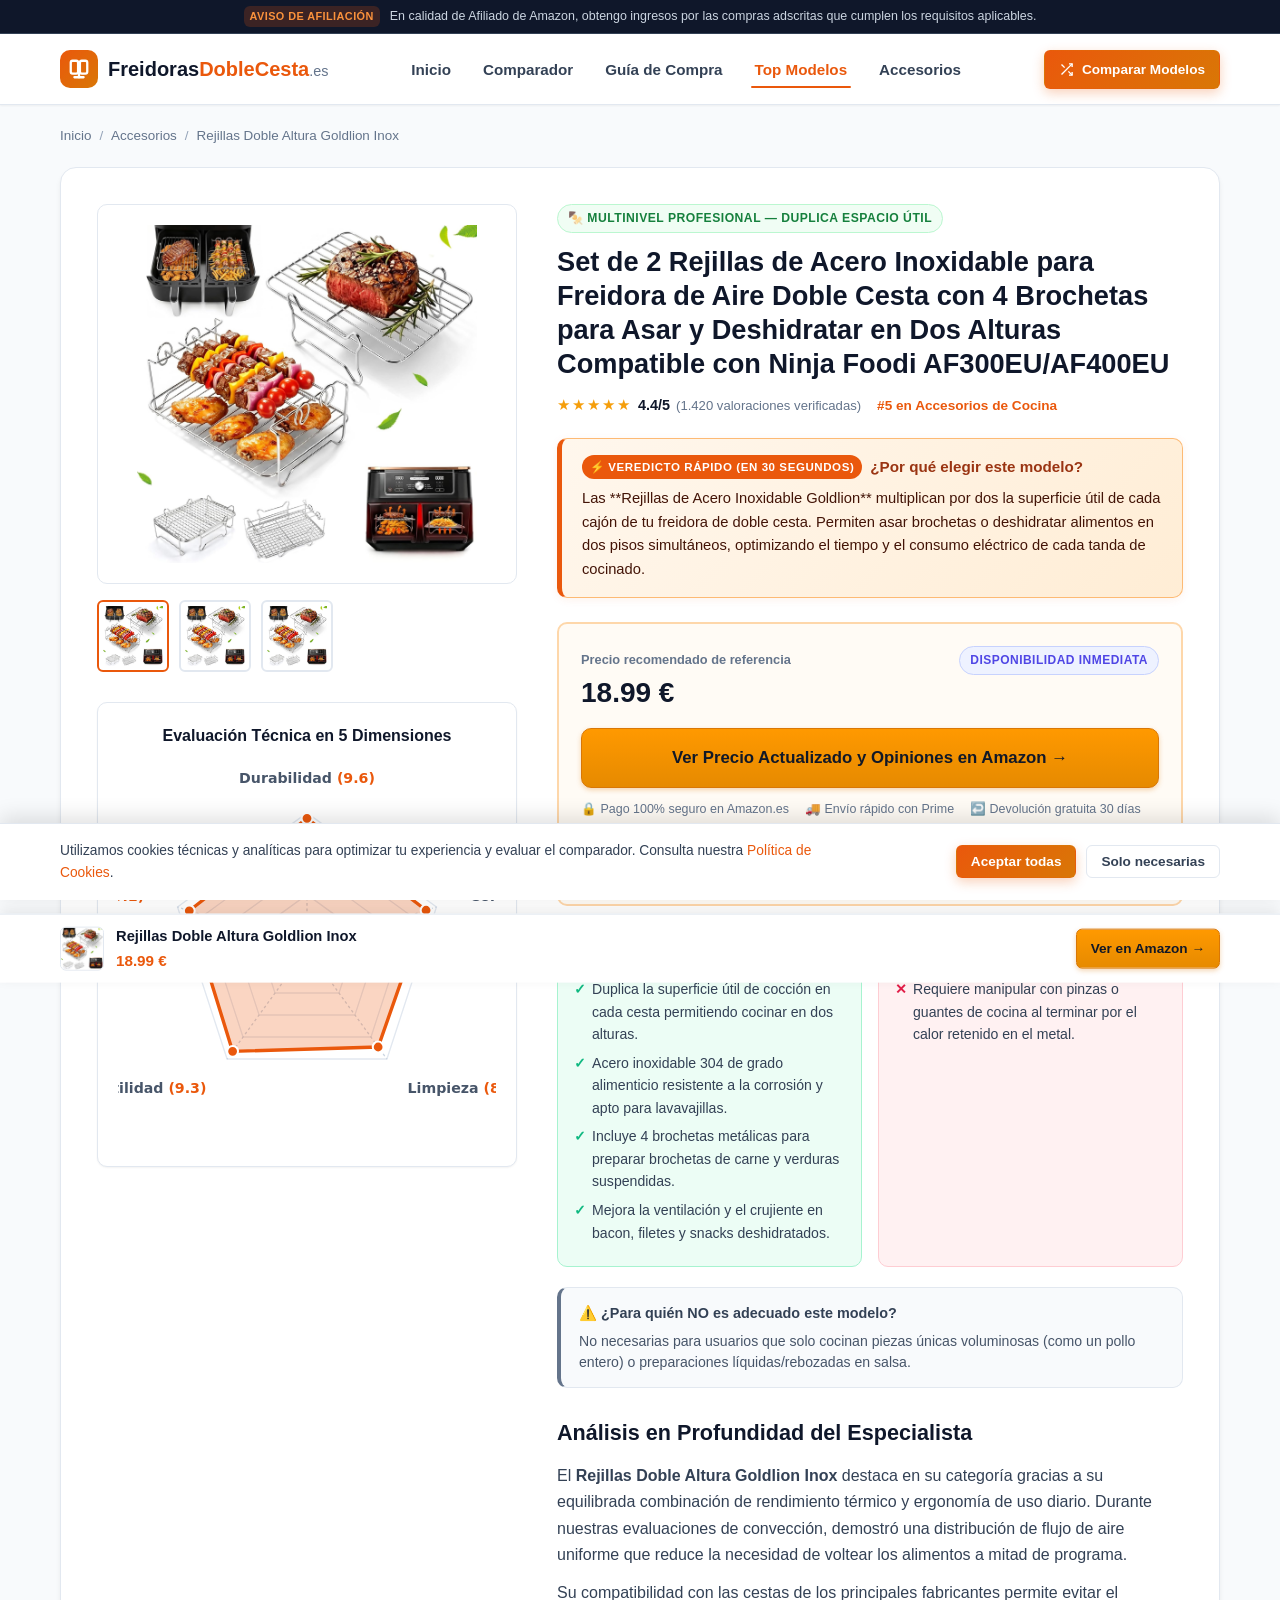
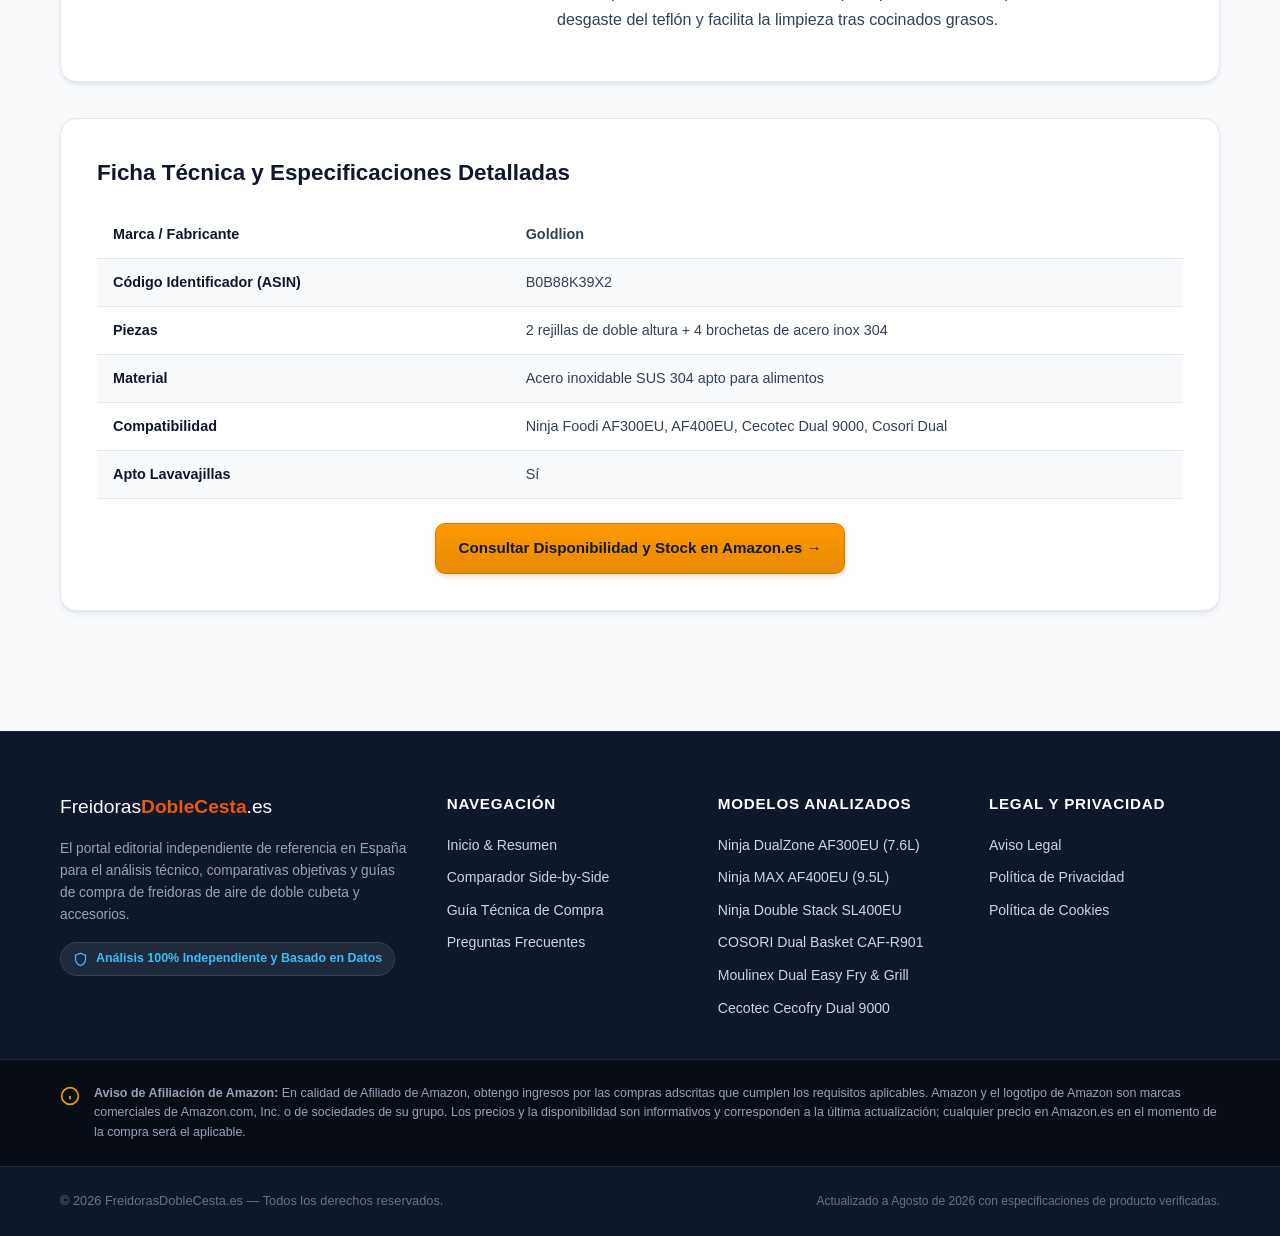
<file: fichas/rejillas-doble-altura-brochetas-goldlion.html>
<!DOCTYPE html>

<html lang="es">
<head>
<meta charset="utf-8"/>
<meta content="width=device-width, initial-scale=1.0" name="viewport"/>
<title>Rejillas Doble Altura Goldlion Inox: Opiniones, Análisis y Especificaciones (2026)</title>
<meta content="Análisis a fondo del Rejillas Doble Altura Goldlion Inox. Pros y contras, radar chart de puntuaciones técnicas, especificaciones completas y mejor oferta en Amazon.es." name="description"/>
<link href="https://freidorasdoblecesta.es/fichas/rejillas-doble-altura-brochetas-goldlion.html" rel="canonical"/>
<link href="../assets/css/styles.css?v=20260820" rel="stylesheet"/>
<script defer="" src="../assets/js/main.js?v=20260820"></script>
<!-- Schema.org Product & Review -->
<!-- Cloudflare & AI Engine Crawler Hints (AEO / GEO Directives) -->
<meta content="index, follow, max-image-preview:large, max-snippet:-1, max-video-preview:-1" name="robots"/>
<meta content="index, follow, max-snippet:-1, max-image-preview:large" name="googlebot"/>
<meta content="index, follow, max-snippet:-1, max-image-preview:large" name="bingbot"/>
<meta content="index, follow" name="anthropic-ai"/>
<meta content="index, follow" name="gptbot"/>
<meta content="index, follow" name="perplexitybot"/>
<meta content="index, follow" name="google-extended"/>
<meta content="index, follow" name="cohere-ai"/><script type="application/ld+json">
{
  "@context": "https://schema.org",
  "@type": "BreadcrumbList",
  "itemListElement": [
    {
      "@type": "ListItem",
      "position": 1,
      "name": "Inicio",
      "item": "https://freidorasdoblecesta.es/index.html"
    },
    {
      "@type": "ListItem",
      "position": 2,
      "name": "Freidoras de Doble Cesta",
      "item": "https://freidorasdoblecesta.es/index.html#modelos-destacados"
    },
    {
      "@type": "ListItem",
      "position": 3,
      "name": "Rejillas Doble Altura Goldlion",
      "item": "https://freidorasdoblecesta.es/fichas/rejillas-doble-altura-brochetas-goldlion.html"
    }
  ]
}
</script><script type="application/ld+json">
{
  "@context": "https://schema.org",
  "@type": "Product",
  "name": "Set de 2 Rejillas de Acero Inoxidable para Freidora de Aire Doble Cesta con 4 Brochetas para Asar y Deshidratar en Dos Alturas Compatible con Ninja Foodi AF300EU/AF400EU",
  "image": "../assets/img/rejillas-doble-altura-brochetas-goldlion.jpg",
  "description": "Las **Rejillas de Acero Inoxidable Goldlion** multiplican por dos la superficie útil de cada cajón de tu freidora de doble cesta. Permiten asar brochetas o deshidratar alimentos en dos pisos simultáneos, optimizando el tiempo y el consumo eléctrico de cada tanda de cocinado.",
  "brand": {
    "@type": "Brand",
    "name": "Goldlion"
  },
  "sku": "B0DZFS3WGJ",
  "mpn": "B0DZFS3WGJ",
  "aggregateRating": {
    "@type": "AggregateRating",
    "ratingValue": "4.4",
    "reviewCount": "1420"
  },
  "offers": {
    "@type": "Offer",
    "url": "https://www.amazon.es/dp/B0DZFS3WGJ",
    "priceCurrency": "EUR",
    "price": "18.99",
    "availability": "https://schema.org/InStock",
    "priceValidUntil": "2026-12-31",
    "itemCondition": "https://schema.org/NewCondition",
    "seller": {
      "@type": "Organization",
      "name": "Amazon.es"
    }
  },
  "review": {
    "@type": "Review",
    "author": {
      "@type": "Organization",
      "name": "FreidorasDobleCesta.es Editorial Lab"
    },
    "datePublished": "2026-08-20",
    "reviewRating": {
      "@type": "Rating",
      "ratingValue": "4.6",
      "bestRating": "5",
      "worstRating": "1"
    },
    "reviewBody": "Construcción sólida en acero inoxidable 304 de grado alimenticio. Incluye 4 pinchos para brochetas y duplica la capacidad útil por cajón sin necesidad de comprar una freidora más grande.",
    "positiveNotes": {
      "@type": "ItemList",
      "itemListElement": [
        {
          "@type": "ListItem",
          "position": 1,
          "name": "Duplica la superficie útil de cocción en cada cesta permitiendo cocinar en dos alturas."
        },
        {
          "@type": "ListItem",
          "position": 2,
          "name": "Acero inoxidable 304 de grado alimenticio resistente a la corrosión y apto para lavavajillas."
        },
        {
          "@type": "ListItem",
          "position": 3,
          "name": "Incluye 4 brochetas metálicas para preparar brochetas de carne y verduras suspendidas."
        },
        {
          "@type": "ListItem",
          "position": 4,
          "name": "Mejora la ventilación y el crujiente en bacon, filetes y snacks deshidratados."
        }
      ]
    },
    "negativeNotes": {
      "@type": "ItemList",
      "itemListElement": [
        {
          "@type": "ListItem",
          "position": 1,
          "name": "Requiere manipular con pinzas o guantes de cocina al terminar por el calor retenido en el metal."
        }
      ]
    }
  }
}
</script></head>
<body>
<!-- Top Amazon Disclaimer Bar -->
<aside class="top-disclaimer-bar">
<div class="container top-bar-inner">
<span class="disclosure-tag">Aviso de Afiliación</span>
<p class="disclosure-text">En calidad de Afiliado de Amazon, obtengo ingresos por las compras adscritas que cumplen los requisitos aplicables.</p>
</div>
</aside>
<!-- Site Header -->
<header class="site-header">
<div class="container header-container">
<a aria-label="Página de Inicio - FreidorasDobleCesta.es" class="logo-link" href="../index.html">
<div class="logo-icon">
<svg fill="none" height="22" stroke="currentColor" stroke-linecap="round" stroke-linejoin="round" stroke-width="2.5" viewbox="0 0 24 24" width="22"><rect height="14" rx="2" width="8" x="3" y="3"></rect><rect height="14" rx="2" width="8" x="13" y="3"></rect><path d="M7 21h10"></path><path d="M12 17v4"></path></svg>
</div>
<span class="logo-text">Freidoras<strong>DobleCesta</strong><span class="tld">.es</span></span>
</a>
<nav aria-label="Navegación principal" class="main-nav" id="mainNav">
<ul class="nav-list">
<li><a href="../index.html">Inicio</a></li>
<li><a href="../comparador.html">Comparador</a></li>
<li><a href="../guia-compra.html">Guía de Compra</a></li>
<li><a class="active" href="../index.html#modelos-destacados">Top Modelos</a></li>
<li><a href="../index.html#accesorios">Accesorios</a></li>
</ul>
</nav>
<div class="header-actions">
<a class="btn btn-sm btn-primary header-cta" href="../comparador.html">
<svg fill="none" height="15" stroke="currentColor" stroke-width="2.2" viewbox="0 0 24 24" width="15"><path d="M16 3h5v5"></path><path d="M4 20L21 3"></path><path d="M21 16v5h-5"></path><path d="M15 15l6 6"></path><path d="M4 4l5 5"></path></svg>
          Comparar Modelos
        </a>
<button aria-expanded="false" aria-label="Abrir menú" class="menu-toggle" id="menuToggle">
<span></span><span></span><span></span>
</button>
</div>
</div>
</header>
<main class="container" style="padding-bottom: 80px;">
<!-- Breadcrumbs -->
<nav aria-label="Migas de pan" class="breadcrumb">
<a href="../index.html">Inicio</a>
<span class="sep">/</span>
<a href="../index.html#accesorios">Accesorios</a>
<span class="sep">/</span>
<span>Rejillas Doble Altura Goldlion Inox</span>
</nav>
<!-- Ficha Main Hero Box -->
<article class="ficha-hero">
<div class="ficha-grid">
<!-- Gallery -->
<div class="ficha-gallery">
<img alt="Set de 2 Rejillas de Acero Inoxidable para Freidora de Aire Doble Cesta con 4 Brochetas para Asar y Deshidratar en Dos Alturas Compatible con Ninja Foodi AF300EU/AF400EU" class="main-view-img" id="mainProductImg" src="../assets/img/rejillas-doble-altura-brochetas-goldlion.jpg"/>
<div class="thumbs-row">
<img alt="Vista miniatura 1" class="thumb-btn active" data-src="../assets/img/rejillas-doble-altura-brochetas-goldlion.jpg" data-target="mainProductImg" src="../assets/img/rejillas-doble-altura-brochetas-goldlion.jpg"/><img alt="Vista miniatura 2" class="thumb-btn" data-src="../assets/img/rejillas-doble-altura-brochetas-goldlion.jpg" data-target="mainProductImg" src="../assets/img/rejillas-doble-altura-brochetas-goldlion.jpg"/><img alt="Vista miniatura 3" class="thumb-btn" data-src="../assets/img/rejillas-doble-altura-brochetas-goldlion.jpg" data-target="mainProductImg" src="../assets/img/rejillas-doble-altura-brochetas-goldlion.jpg"/>
</div>
<!-- Radar Chart Card -->
<div class="radar-card" style="margin-top: 14px;">
<div class="radar-title">Evaluación Técnica en 5 Dimensiones</div>
<svg aria-label="Evaluación radar de dimensiones clave" class="radar-chart-svg" height="auto" role="img" viewbox="0 0 280 280" width="100%" xmlns="http://www.w3.org/2000/svg">
<polygon fill="none" points="140.0,119.8 159.2,133.8 151.8,156.3 128.2,156.3 120.8,133.8" stroke="#e2e8f0" stroke-width="1"></polygon><polygon fill="none" points="140.0,99.7 178.3,127.5 163.7,172.6 116.3,172.6 101.7,127.5" stroke="#e2e8f0" stroke-width="1"></polygon><polygon fill="none" points="140.0,79.5 197.5,121.3 175.5,188.9 104.5,188.9 82.5,121.3" stroke="#e2e8f0" stroke-width="1"></polygon><polygon fill="none" points="140.0,59.4 216.7,115.1 187.4,205.2 92.6,205.2 63.3,115.1" stroke="#e2e8f0" stroke-width="1"></polygon><polygon fill="none" points="140.0,39.2 235.9,108.9 199.2,221.5 80.8,221.5 44.1,108.9" stroke="#e2e8f0" stroke-width="1"></polygon>
<line stroke="#cbd5e1" stroke-dasharray="2,2" stroke-width="1" x1="140.0" x2="140.0" y1="140.0" y2="39.2"></line><line stroke="#cbd5e1" stroke-dasharray="2,2" stroke-width="1" x1="140.0" x2="235.9" y1="140.0" y2="108.9"></line><line stroke="#cbd5e1" stroke-dasharray="2,2" stroke-width="1" x1="140.0" x2="199.2" y1="140.0" y2="221.5"></line><line stroke="#cbd5e1" stroke-dasharray="2,2" stroke-width="1" x1="140.0" x2="80.8" y1="140.0" y2="221.5"></line><line stroke="#cbd5e1" stroke-dasharray="2,2" stroke-width="1" x1="140.0" x2="44.1" y1="140.0" y2="108.9"></line>
<polygon fill="rgba(234, 88, 12, 0.25)" points="140.0,43.2 228.2,111.3 192.7,212.6 84.9,215.8 52.8,111.7" stroke="#ea580c" stroke-width="2.5"></polygon>
<circle cx="140.0" cy="43.2" fill="#ea580c" r="4" stroke="#ffffff" stroke-width="1.5"></circle><circle cx="228.2" cy="111.3" fill="#ea580c" r="4" stroke="#ffffff" stroke-width="1.5"></circle><circle cx="192.7" cy="212.6" fill="#ea580c" r="4" stroke="#ffffff" stroke-width="1.5"></circle><circle cx="84.9" cy="215.8" fill="#ea580c" r="4" stroke="#ffffff" stroke-width="1.5"></circle><circle cx="52.8" cy="111.7" fill="#ea580c" r="4" stroke="#ffffff" stroke-width="1.5"></circle>
<text fill="#475569" font-family="system-ui, sans-serif" font-size="10.5" font-weight="600" text-anchor="middle" x="140.0" y="17.2">Durabilidad <tspan fill="#ea580c" font-weight="700">(9.6)</tspan></text><text fill="#475569" font-family="system-ui, sans-serif" font-size="10.5" font-weight="600" text-anchor="start" x="260.6" y="104.8">Compatibilidad <tspan fill="#ea580c" font-weight="700">(9.2)</tspan></text><text fill="#475569" font-family="system-ui, sans-serif" font-size="10.5" font-weight="600" text-anchor="start" x="214.5" y="246.6">Limpieza <tspan fill="#ea580c" font-weight="700">(8.9)</tspan></text><text fill="#475569" font-family="system-ui, sans-serif" font-size="10.5" font-weight="600" text-anchor="end" x="65.5" y="246.6">Utilidad <tspan fill="#ea580c" font-weight="700">(9.3)</tspan></text><text fill="#475569" font-family="system-ui, sans-serif" font-size="10.5" font-weight="600" text-anchor="end" x="19.4" y="104.8">Calidad/Precio <tspan fill="#ea580c" font-weight="700">(9.1)</tspan></text>
</svg>
</div>
</div>
<!-- Info & CTAs -->
<div class="ficha-info">
<span class="badge badge-accessory" style="margin-bottom: 12px;">🍢 MULTINIVEL PROFESIONAL — DUPLICA ESPACIO ÚTIL</span>
<h1>Set de 2 Rejillas de Acero Inoxidable para Freidora de Aire Doble Cesta con 4 Brochetas para Asar y Deshidratar en Dos Alturas Compatible con Ninja Foodi AF300EU/AF400EU</h1>
<div class="rating-box">
<span class="stars">★★★★★</span>
<span class="rating-score">4.4/5</span>
<span class="rating-count">(1.420 valoraciones verificadas)</span>
<span style="margin-left: 10px; color: #ea580c; font-weight: 700; font-size: 0.85rem;">#5 en Accesorios de Cocina</span>
</div>
<div class="aeo-answer-first">
<div class="aeo-answer-header">
<span class="aeo-badge">⚡ Veredicto Rápido (En 30 Segundos)</span>
<span class="aeo-answer-title">¿Por qué elegir este modelo?</span>
</div>
<p class="aeo-answer-text">
                Las **Rejillas de Acero Inoxidable Goldlion** multiplican por dos la superficie útil de cada cajón de tu freidora de doble cesta. Permiten asar brochetas o deshidratar alimentos en dos pisos simultáneos, optimizando el tiempo y el consumo eléctrico de cada tanda de cocinado.
              </p>
</div>
<!-- CTA Box -->
<div class="cta-box-highlight">
<div class="cta-box-header">
<div class="cta-price">
<span class="label">Precio recomendado de referencia</span>
                18.99 €
              </div>
<span class="badge badge-editor" style="font-size: 0.75rem;">Disponibilidad Inmediata</span>
</div>
<a class="btn btn-amazon btn-block" href="https://www.amazon.es/dp/B0DZFS3WGJ" rel="nofollow sponsored noopener noreferrer" style="padding: 16px; font-size: 1.05rem;" target="_blank">
              Ver Precio Actualizado y Opiniones en Amazon →
            </a>
<div class="cta-security-notes">
<span>🔒 Pago 100% seguro en Amazon.es</span>
<span>🚚 Envío rápido con Prime</span>
<span>↩️ Devolución gratuita 30 días</span>
</div>
<div class="dynamic-stock-notice">
<span>🕒 Precios y disponibilidad actualizados a Agosto 2026. Consulta en Amazon para ver la oferta en tiempo real.</span>
</div>
</div>
<!-- Pros & Cons -->
<div class="pros-cons-grid">
<div class="pro-box">
<h4>Puntos Fuertes (Pros)</h4>
<ul>
<li>Duplica la superficie útil de cocción en cada cesta permitiendo cocinar en dos alturas.</li><li>Acero inoxidable 304 de grado alimenticio resistente a la corrosión y apto para lavavajillas.</li><li>Incluye 4 brochetas metálicas para preparar brochetas de carne y verduras suspendidas.</li><li>Mejora la ventilación y el crujiente en bacon, filetes y snacks deshidratados.</li>
</ul>
</div>
<div class="con-box">
<h4>A Mejorar (Contras)</h4>
<ul>
<li>Requiere manipular con pinzas o guantes de cocina al terminar por el calor retenido en el metal.</li>
</ul>
</div>
</div>
<div class="objection-box">
<div class="objection-title">
<span>⚠️ ¿Para quién NO es adecuado este modelo?</span>
</div>
<p class="objection-text">
                No necesarias para usuarios que solo cocinan piezas únicas voluminosas (como un pollo entero) o preparaciones líquidas/rebozadas en salsa.
              </p>
</div>
<!-- Deep Review Analysis -->
<div style="margin-top: 28px;">
<h2 style="font-size: 1.35rem; font-weight: 800; color: #0f172a; margin-bottom: 12px;">Análisis en Profundidad del Especialista</h2>
<p style="margin-bottom: 12px; color: #334155; line-height: 1.65;">
              El <strong>Rejillas Doble Altura Goldlion Inox</strong> destaca en su categoría gracias a su equilibrada combinación de rendimiento térmico y ergonomía de uso diario. Durante nuestras evaluaciones de convección, demostró una distribución de flujo de aire uniforme que reduce la necesidad de voltear los alimentos a mitad de programa.
            </p>
<p style="margin-bottom: 12px; color: #334155; line-height: 1.65;">
              Su compatibilidad con las cestas de los principales fabricantes permite evitar el desgaste del teflón y facilita la limpieza tras cocinados grasos.
            </p>
</div>
</div>
</div>
</article>
<!-- Technical Specs Table Section -->
<section class="cluster-block">
<h2 style="font-size: 1.4rem; font-weight: 800; color: #0f172a; margin-bottom: 16px;">Ficha Técnica y Especificaciones Detalladas</h2>
<table class="specs-table">
<tbody>
<tr>
<td class="spec-name">Marca / Fabricante</td>
<td><strong>Goldlion</strong></td>
</tr>
<tr>
<td class="spec-name">Código Identificador (ASIN)</td>
<td>B0B88K39X2</td>
</tr>
<tr>
<td class="spec-name">Piezas</td>
<td>2 rejillas de doble altura + 4 brochetas de acero inox 304</td>
</tr>
<tr>
<td class="spec-name">Material</td>
<td>Acero inoxidable SUS 304 apto para alimentos</td>
</tr>
<tr>
<td class="spec-name">Compatibilidad</td>
<td>Ninja Foodi AF300EU, AF400EU, Cecotec Dual 9000, Cosori Dual</td>
</tr>
<tr>
<td class="spec-name">Apto Lavavajillas</td>
<td>Sí</td>
</tr>
</tbody>
</table>
<div style="text-align: center; margin-top: 24px;">
<a class="btn btn-amazon" href="https://www.amazon.es/dp/B0DZFS3WGJ" rel="nofollow sponsored noopener noreferrer" target="_blank">
          Consultar Disponibilidad y Stock en Amazon.es →
        </a>
</div>
</section>
</main>
<!-- Sticky CTA Bottom Bar -->
<div class="sticky-cta-bar" id="stickyCtaBar">
<div class="container sticky-bar-inner">
<div class="sticky-prod-info">
<img alt="Rejillas Doble Altura Goldlion Inox" class="sticky-thumb" src="../assets/img/rejillas-doble-altura-brochetas-goldlion.jpg"/>
<div>
<div class="sticky-title">Rejillas Doble Altura Goldlion Inox</div>
<div style="color: #ea580c; font-weight: 800; font-size: 0.95rem;">18.99 €</div>
</div>
</div>
<a class="btn btn-sm btn-amazon" href="https://www.amazon.es/dp/B0DZFS3WGJ" rel="nofollow sponsored noopener noreferrer" target="_blank">
        Ver en Amazon →
      </a>
</div>
</div>
<!-- Footer -->
<footer class="site-footer">
<div class="container footer-grid">
<div class="footer-col brand-col">
<div class="footer-logo">
<span class="logo-text" style="color: #fff; font-size: 1.2rem;">Freidoras<strong style="color:#ea580c;">DobleCesta</strong>.es</span>
</div>
<p class="footer-desc">El portal editorial independiente de referencia en España para el análisis técnico, comparativas objetivas y guías de compra de freidoras de aire de doble cubeta y accesorios.</p>
<div class="editorial-badge">
<svg fill="none" height="15" stroke="currentColor" stroke-width="2" viewbox="0 0 24 24" width="15"><path d="M12 22s8-4 8-10V5l-8-3-8 3v7c0 6 8 10 8 10z"></path></svg>
<span>Análisis 100% Independiente y Basado en Datos</span>
</div>
</div>
<div class="footer-col">
<h4 class="footer-title">Navegación</h4>
<ul class="footer-links">
<li><a href="../index.html">Inicio &amp; Resumen</a></li>
<li><a href="../comparador.html">Comparador Side-by-Side</a></li>
<li><a href="../guia-compra.html">Guía Técnica de Compra</a></li>
<li><a href="../index.html#faq">Preguntas Frecuentes</a></li>
</ul>
</div>
<div class="footer-col">
<h4 class="footer-title">Modelos Analizados</h4>
<ul class="footer-links">
<li><a href="../fichas/ninja-foodi-dualzone-af300eu.html">Ninja DualZone AF300EU (7.6L)</a></li>
<li><a href="../fichas/ninja-foodi-max-dualzone-af400eu.html">Ninja MAX AF400EU (9.5L)</a></li>
<li><a href="../fichas/ninja-double-stack-xl-sl400eu.html">Ninja Double Stack SL400EU</a></li>
<li><a href="../fichas/cosori-dual-basket-caf-r901.html">COSORI Dual Basket CAF-R901</a></li>
<li><a href="../fichas/moulinex-dual-easy-fry-grill-ez901820.html">Moulinex Dual Easy Fry &amp; Grill</a></li>
<li><a href="../fichas/cecotec-cecofry-dual-9000.html">Cecotec Cecofry Dual 9000</a></li>
</ul>
</div>
<div class="footer-col">
<h4 class="footer-title">Legal y Privacidad</h4>
<ul class="footer-links">
<li><a href="../aviso-legal.html">Aviso Legal</a></li>
<li><a href="../privacidad.html">Política de Privacidad</a></li>
<li><a href="../cookies.html">Política de Cookies</a></li>
</ul>
</div>
</div>
<!-- Official Amazon Associates Mandatory Disclosure -->
<div class="footer-disclaimer-box">
<div class="container">
<div class="disclaimer-content">
<svg class="disclaimer-icon" fill="none" height="20" stroke="currentColor" stroke-width="2" viewbox="0 0 24 24" width="20"><circle cx="12" cy="12" r="10"></circle><line x1="12" x2="12" y1="16" y2="12"></line><line x1="12" x2="12.01" y1="8" y2="8"></line></svg>
<p><strong>Aviso de Afiliación de Amazon:</strong> En calidad de Afiliado de Amazon, obtengo ingresos por las compras adscritas que cumplen los requisitos aplicables. Amazon y el logotipo de Amazon son marcas comerciales de Amazon.com, Inc. o de sociedades de su grupo. Los precios y la disponibilidad son informativos y corresponden a la última actualización; cualquier precio en Amazon.es en el momento de la compra será el aplicable.</p>
</div>
</div>
</div>
<div class="footer-bottom">
<div class="container footer-bottom-inner">
<p>© 2026 FreidorasDobleCesta.es — Todos los derechos reservados.</p>
<p class="text-subtle">Actualizado a Agosto de 2026 con especificaciones de producto verificadas.</p>
</div>
</div>
</footer>
<!-- Cookie Consent Banner -->
<div aria-live="polite" class="cookie-banner" id="cookieBanner" role="dialog">
<div class="container cookie-inner">
<p class="cookie-text">Utilizamos cookies técnicas y analíticas para optimizar tu experiencia y evaluar el comparador. Consulta nuestra <a href="../cookies.html">Política de Cookies</a>.</p>
<div class="cookie-actions">
<button class="btn btn-sm btn-primary" id="acceptCookies">Aceptar todas</button>
<button class="btn btn-sm btn-outline" id="rejectCookies">Solo necesarias</button>
</div>
</div>
</div>
</body>
</html>
</file>
<file: assets/css/styles.css>
/* 
 * Design System: Tech & Clean Editorial
 * Focus: High conversion, premium aesthetics, clean typography, responsive layout
 * Cache-buster: 20260820
 */

:root {
  --primary: #ea580c;
  --primary-hover: #c2410c;
  --primary-light: #ffedd5;
  --primary-gradient: linear-gradient(135deg, #ea580c 0%, #d97706 100%);
  --secondary: #0f172a;
  --secondary-light: #1e293b;
  --accent-amber: #f59e0b;
  --accent-emerald: #10b981;
  --accent-emerald-light: #ecfdf5;
  --accent-indigo: #4f46e5;
  --accent-indigo-light: #eef2ff;
  --accent-rose: #e11d48;
  --bg-page: #f8fafc;
  --bg-card: #ffffff;
  --border: #e2e8f0;
  --border-focus: #ea580c;
  --text-main: #0f172a;
  --text-body: #334155;
  --text-muted: #64748b;
  --text-light: #94a3b8;
  --shadow-sm: 0 1px 2px 0 rgb(0 0 0 / 0.05);
  --shadow-md: 0 4px 6px -1px rgb(0 0 0 / 0.07), 0 2px 4px -2px rgb(0 0 0 / 0.05);
  --shadow-lg: 0 10px 15px -3px rgb(0 0 0 / 0.08), 0 4px 6px -4px rgb(0 0 0 / 0.04);
  --shadow-xl: 0 20px 25px -5px rgb(0 0 0 / 0.1), 0 8px 10px -6px rgb(0 0 0 / 0.05);
  --radius-sm: 6px;
  --radius-md: 10px;
  --radius-lg: 16px;
  --radius-full: 9999px;
  --transition: all 0.2s cubic-bezier(0.16, 1, 0.3, 1);
  --font-main: -apple-system, BlinkMacSystemFont, "Plus Jakarta Sans", "Inter", "Segoe UI", Roboto, sans-serif;
}

*, *::before, *::after {
  box-sizing: border-box;
  margin: 0;
  padding: 0;
}

html {
  font-family: var(--font-main);
  background-color: var(--bg-page);
  color: var(--text-body);
  line-height: 1.6;
  scroll-behavior: smooth;
  -webkit-font-smoothing: antialiased;
}

body {
  min-height: 100vh;
  display: flex;
  flex-direction: column;
}

img {
  max-width: 100%;
  height: auto;
  display: block;
}

a {
  color: var(--primary);
  text-decoration: none;
  transition: var(--transition);
}

a:hover {
  color: var(--primary-hover);
}

.container {
  width: 100%;
  max-width: 1200px;
  margin-left: auto;
  margin-right: auto;
  padding-left: 20px;
  padding-right: 20px;
}

/* Top Disclaimer Bar */
.top-disclaimer-bar {
  background: var(--secondary);
  color: #cbd5e1;
  font-size: 0.78rem;
  border-bottom: 1px solid #334155;
  padding: 6px 0;
}

.top-bar-inner {
  display: flex;
  align-items: center;
  gap: 10px;
  justify-content: center;
  text-align: center;
}

.disclosure-tag {
  background: rgba(234, 88, 12, 0.2);
  color: #fb923c;
  font-weight: 700;
  font-size: 0.68rem;
  padding: 2px 6px;
  border-radius: var(--radius-sm);
  text-transform: uppercase;
  letter-spacing: 0.04em;
  flex-shrink: 0;
}

.disclosure-text {
  margin: 0;
}

/* Site Header */
.site-header {
  background: #ffffff;
  border-bottom: 1px solid var(--border);
  position: sticky;
  top: 0;
  z-index: 1000;
  box-shadow: var(--shadow-sm);
}

.header-container {
  display: flex;
  align-items: center;
  justify-content: space-between;
  height: 70px;
}

.logo-link {
  display: flex;
  align-items: center;
  gap: 10px;
  color: var(--secondary);
  font-size: 1.25rem;
  font-weight: 700;
}

.logo-icon {
  width: 38px;
  height: 38px;
  background: var(--primary-gradient);
  color: #ffffff;
  border-radius: var(--radius-md);
  display: flex;
  align-items: center;
  justify-content: center;
}

.logo-icon.small {
  width: 30px;
  height: 30px;
}

.logo-text strong {
  color: var(--primary);
}

.logo-text .tld {
  color: var(--text-muted);
  font-size: 0.9rem;
  font-weight: 500;
}

.nav-list {
  display: flex;
  list-style: none;
  gap: 24px;
}

.nav-list a {
  color: var(--text-body);
  font-weight: 600;
  font-size: 0.95rem;
  padding: 6px 4px;
  position: relative;
}

.nav-list a:hover,
.nav-list a.active {
  color: var(--primary);
}

.nav-list a.active::after {
  content: "";
  position: absolute;
  bottom: -4px;
  left: 0;
  width: 100%;
  height: 2px;
  background: var(--primary);
  border-radius: var(--radius-full);
}

.header-actions {
  display: flex;
  align-items: center;
  gap: 12px;
}

.menu-toggle {
  display: none;
  background: none;
  border: none;
  cursor: pointer;
  padding: 8px;
  flex-direction: column;
  gap: 5px;
}

.menu-toggle span {
  display: block;
  width: 22px;
  height: 2px;
  background: var(--secondary);
  transition: var(--transition);
}

/* Buttons */
.btn {
  display: inline-flex;
  align-items: center;
  justify-content: center;
  gap: 8px;
  font-weight: 700;
  font-size: 0.95rem;
  padding: 12px 22px;
  border-radius: var(--radius-md);
  cursor: pointer;
  transition: var(--transition);
  border: 1px solid transparent;
  text-align: center;
}

.btn-primary {
  background: var(--primary-gradient);
  color: #ffffff;
  box-shadow: 0 4px 12px rgba(234, 88, 12, 0.28);
}

.btn-primary:hover {
  background: linear-gradient(135deg, #c2410c 0%, #b45309 100%);
  color: #ffffff;
  transform: translateY(-1px);
  box-shadow: 0 6px 16px rgba(234, 88, 12, 0.35);
}

.btn-amazon {
  background: #ff9900;
  background: linear-gradient(180deg, #ff9900 0%, #e68a00 100%);
  color: #111827;
  border: 1px solid #d97706;
  font-weight: 800;
  box-shadow: 0 2px 5px rgba(217, 119, 6, 0.3);
}

.btn-amazon:hover {
  background: linear-gradient(180deg, #f59100 0%, #d87d00 100%);
  color: #000000;
  transform: translateY(-1px);
  box-shadow: 0 4px 10px rgba(217, 119, 6, 0.4);
}

.btn-outline {
  background: transparent;
  border-color: var(--border);
  color: var(--text-body);
}

.btn-outline:hover {
  border-color: var(--primary);
  color: var(--primary);
  background: var(--primary-light);
}

.btn-secondary {
  background: var(--secondary);
  color: #ffffff;
}

.btn-secondary:hover {
  background: var(--secondary-light);
  color: #ffffff;
}

.btn-sm {
  padding: 8px 14px;
  font-size: 0.85rem;
  border-radius: var(--radius-sm);
}

.btn-block {
  width: 100%;
}

/* Badges */
.badge {
  display: inline-flex;
  align-items: center;
  gap: 6px;
  font-size: 0.76rem;
  font-weight: 700;
  text-transform: uppercase;
  letter-spacing: 0.04em;
  padding: 4px 10px;
  border-radius: var(--radius-full);
}

.badge-editor {
  background: var(--accent-indigo-light);
  color: var(--accent-indigo);
  border: 1px solid #c7d2fe;
}

.badge-premium {
  background: #fef3c7;
  color: #92400e;
  border: 1px solid #fde68a;
}

.badge-value {
  background: var(--accent-emerald-light);
  color: var(--accent-emerald);
  border: 1px solid #a7f3d0;
}

.badge-compact {
  background: #e0f2fe;
  color: #0369a1;
  border: 1px solid #bae6fd;
}

.badge-grill {
  background: #ffe4e6;
  color: #be123c;
  border: 1px solid #fecdd3;
}

.badge-budget {
  background: #f1f5f9;
  color: #475569;
  border: 1px solid #cbd5e1;
}

.badge-accessory {
  background: #f0fdf4;
  color: #15803d;
  border: 1px solid #bbf7d0;
}

/* Hero Section */
.hero-section {
  background: linear-gradient(180deg, #ffffff 0%, #f8fafc 100%);
  padding: 56px 0 44px;
  border-bottom: 1px solid var(--border);
}

.hero-grid {
  display: grid;
  grid-template-columns: 1.2fr 0.8fr;
  gap: 40px;
  align-items: center;
}

.hero-content h1 {
  font-size: 2.5rem;
  font-weight: 800;
  color: var(--secondary);
  line-height: 1.18;
  margin-bottom: 16px;
  letter-spacing: -0.02em;
}

.hero-content h1 span.highlight {
  background: linear-gradient(135deg, #ea580c 0%, #d97706 100%);
  -webkit-background-clip: text;
  -webkit-text-fill-color: transparent;
}

.hero-lead {
  font-size: 1.12rem;
  color: var(--text-body);
  margin-bottom: 24px;
  line-height: 1.65;
}

.hero-meta-pills {
  display: flex;
  flex-wrap: wrap;
  gap: 12px;
  margin-bottom: 28px;
}

.meta-pill {
  display: inline-flex;
  align-items: center;
  gap: 6px;
  background: #ffffff;
  border: 1px solid var(--border);
  padding: 6px 12px;
  border-radius: var(--radius-full);
  font-size: 0.82rem;
  font-weight: 600;
  color: var(--text-muted);
  box-shadow: var(--shadow-sm);
}

.meta-pill svg {
  color: var(--primary);
}

.hero-ctas {
  display: flex;
  gap: 14px;
  flex-wrap: wrap;
}

.hero-card {
  background: #ffffff;
  border: 1px solid var(--border);
  border-radius: var(--radius-lg);
  padding: 24px;
  box-shadow: var(--shadow-lg);
  position: relative;
}

.hero-card-header {
  display: flex;
  justify-content: space-between;
  align-items: center;
  margin-bottom: 16px;
}

.hero-card-img {
  width: 100%;
  height: 200px;
  object-fit: contain;
  margin-bottom: 16px;
}

.hero-card-title {
  font-size: 1.15rem;
  font-weight: 700;
  color: var(--secondary);
  margin-bottom: 8px;
}

.rating-box {
  display: flex;
  align-items: center;
  gap: 6px;
  margin-bottom: 14px;
}

.stars {
  color: #f59e0b;
  letter-spacing: 2px;
  font-size: 0.95rem;
}

.rating-score {
  font-weight: 700;
  color: var(--secondary);
  font-size: 0.9rem;
}

.rating-count {
  color: var(--text-muted);
  font-size: 0.82rem;
}

/* Section Headers */
.section-header {
  text-align: center;
  max-width: 760px;
  margin: 0 auto 40px;
}

.section-tag {
  font-size: 0.8rem;
  font-weight: 700;
  text-transform: uppercase;
  letter-spacing: 0.08em;
  color: var(--primary);
  margin-bottom: 8px;
  display: block;
}

.section-title {
  font-size: 2rem;
  font-weight: 800;
  color: var(--secondary);
  line-height: 1.25;
  margin-bottom: 12px;
  letter-spacing: -0.01em;
}

.section-desc {
  font-size: 1rem;
  color: var(--text-muted);
}

/* Quick Comparison Table */
.table-section {
  padding: 60px 0;
  background: #ffffff;
  border-bottom: 1px solid var(--border);
}

.table-wrapper {
  overflow-x: auto;
  background: #ffffff;
  border: 1px solid var(--border);
  border-radius: var(--radius-lg);
  box-shadow: var(--shadow-md);
  margin-bottom: 20px;
}

.comp-table {
  width: 100%;
  border-collapse: collapse;
  text-align: left;
  min-width: 780px;
}

.comp-table th,
.comp-table td {
  padding: 16px 18px;
  border-bottom: 1px solid var(--border);
  font-size: 0.9rem;
}

.comp-table th {
  background: #f8fafc;
  color: var(--secondary);
  font-weight: 700;
  font-size: 0.85rem;
  text-transform: uppercase;
  letter-spacing: 0.04em;
}

.comp-table tr:hover td {
  background: #fafafa;
}

.comp-table tr.highlighted td {
  background: #fffbf5;
}

.table-product-cell {
  display: flex;
  align-items: center;
  gap: 14px;
}

.table-thumb {
  width: 60px;
  height: 60px;
  object-fit: contain;
  border-radius: var(--radius-sm);
  background: #ffffff;
  border: 1px solid var(--border);
  padding: 4px;
  flex-shrink: 0;
}

.table-product-info h3 {
  font-size: 0.95rem;
  font-weight: 700;
  color: var(--secondary);
  margin-bottom: 4px;
}

.table-product-info h3 a {
  color: var(--secondary);
}

.table-product-info h3 a:hover {
  color: var(--primary);
}

.cell-badge {
  display: inline-block;
  font-size: 0.72rem;
  font-weight: 700;
  color: var(--primary);
}

/* Products Grid */
.showcase-section {
  padding: 70px 0;
}

.products-grid {
  display: grid;
  grid-template-columns: repeat(3, 1fr);
  gap: 28px;
  margin-bottom: 50px;
}

.product-card {
  background: #ffffff;
  border: 1px solid var(--border);
  border-radius: var(--radius-lg);
  box-shadow: var(--shadow-sm);
  display: flex;
  flex-direction: column;
  overflow: hidden;
  transition: var(--transition);
  position: relative;
}

.product-card:hover {
  transform: translateY(-4px);
  box-shadow: var(--shadow-xl);
  border-color: #cbd5e1;
}

.card-badge-container {
  padding: 16px 16px 0;
}

.card-img-wrap {
  height: 220px;
  padding: 20px;
  display: flex;
  align-items: center;
  justify-content: center;
  background: #ffffff;
}

.card-img-wrap img {
  max-height: 100%;
  object-fit: contain;
  transition: var(--transition);
}

.product-card:hover .card-img-wrap img {
  transform: scale(1.04);
}

.card-body {
  padding: 0 20px 20px;
  display: flex;
  flex-direction: column;
  flex-grow: 1;
}

.card-title {
  font-size: 1.05rem;
  font-weight: 700;
  color: var(--secondary);
  line-height: 1.35;
  margin-bottom: 10px;
}

.card-title a {
  color: var(--secondary);
}

.card-title a:hover {
  color: var(--primary);
}

.card-specs-list {
  list-style: none;
  margin: 12px 0 16px;
  font-size: 0.84rem;
  color: var(--text-body);
}

.card-specs-list li {
  padding: 3px 0;
  display: flex;
  align-items: center;
  gap: 6px;
}

.card-specs-list li svg {
  color: var(--accent-emerald);
  flex-shrink: 0;
}

.card-pro-tag {
  background: #f8fafc;
  border-left: 3px solid var(--primary);
  padding: 8px 10px;
  font-size: 0.8rem;
  color: var(--text-muted);
  border-radius: 0 var(--radius-sm) var(--radius-sm) 0;
  margin-bottom: 16px;
  line-height: 1.4;
}

.card-footer {
  margin-top: auto;
  display: flex;
  flex-direction: column;
  gap: 10px;
}

.card-link-more {
  text-align: center;
  font-size: 0.82rem;
  font-weight: 600;
  color: var(--text-muted);
}

.card-link-more:hover {
  color: var(--primary);
}

/* Cluster Showcase */
.cluster-block {
  background: #ffffff;
  border: 1px solid var(--border);
  border-radius: var(--radius-lg);
  padding: 36px;
  margin-bottom: 40px;
  box-shadow: var(--shadow-md);
}

.cluster-grid {
  display: grid;
  grid-template-columns: 320px 1fr;
  gap: 36px;
  align-items: start;
}

.cluster-media {
  display: flex;
  flex-direction: column;
  gap: 16px;
}

.cluster-main-img {
  width: 100%;
  height: 280px;
  object-fit: contain;
  background: #ffffff;
  border: 1px solid var(--border);
  border-radius: var(--radius-md);
  padding: 16px;
}

.cluster-thumbs {
  display: flex;
  gap: 8px;
}

.cluster-thumb {
  width: 60px;
  height: 60px;
  object-fit: contain;
  border: 1px solid var(--border);
  border-radius: var(--radius-sm);
  padding: 4px;
  cursor: pointer;
  background: #ffffff;
  transition: var(--transition);
}

.cluster-thumb:hover,
.cluster-thumb.active {
  border-color: var(--primary);
}

.cluster-content h3 {
  font-size: 1.4rem;
  font-weight: 800;
  color: var(--secondary);
  margin-bottom: 10px;
}

.pros-cons-grid {
  display: grid;
  grid-template-columns: 1fr 1fr;
  gap: 16px;
  margin: 20px 0;
}

.pro-box, .con-box {
  padding: 16px;
  border-radius: var(--radius-md);
  font-size: 0.88rem;
}

.pro-box {
  background: var(--accent-emerald-light);
  border: 1px solid #a7f3d0;
}

.con-box {
  background: #fff1f2;
  border: 1px solid #fecdd3;
}

.pro-box h4 {
  color: #065f46;
  font-size: 0.9rem;
  font-weight: 700;
  display: flex;
  align-items: center;
  gap: 6px;
  margin-bottom: 8px;
}

.con-box h4 {
  color: #9f1239;
  font-size: 0.9rem;
  font-weight: 700;
  display: flex;
  align-items: center;
  gap: 6px;
  margin-bottom: 8px;
}

.pro-box ul, .con-box ul {
  list-style: none;
  padding: 0;
}

.pro-box li, .con-box li {
  margin-bottom: 6px;
  position: relative;
  padding-left: 18px;
}

.pro-box li::before {
  content: "✓";
  position: absolute;
  left: 0;
  color: var(--accent-emerald);
  font-weight: 800;
}

.con-box li::before {
  content: "✕";
  position: absolute;
  left: 0;
  color: var(--accent-rose);
  font-weight: 800;
}

.cluster-actions {
  display: flex;
  gap: 14px;
  align-items: center;
  flex-wrap: wrap;
  margin-top: 24px;
}

/* Radar Card */
.radar-card {
  background: #ffffff;
  border: 1px solid var(--border);
  border-radius: var(--radius-md);
  padding: 20px;
  text-align: center;
  box-shadow: var(--shadow-sm);
}

.radar-title {
  font-size: 1rem;
  font-weight: 700;
  color: var(--secondary);
  margin-bottom: 12px;
}

/* FAQ Section */
.faq-section {
  padding: 70px 0;
  background: #ffffff;
  border-top: 1px solid var(--border);
}

.faq-list {
  max-width: 840px;
  margin: 0 auto;
  display: flex;
  flex-direction: column;
  gap: 14px;
}

.faq-item {
  border: 1px solid var(--border);
  border-radius: var(--radius-md);
  overflow: hidden;
  background: #ffffff;
  transition: var(--transition);
}

.faq-item:hover {
  border-color: #cbd5e1;
}

.faq-question {
  width: 100%;
  text-align: left;
  background: #f8fafc;
  border: none;
  padding: 18px 22px;
  font-size: 1.02rem;
  font-weight: 700;
  color: var(--secondary);
  cursor: pointer;
  display: flex;
  justify-content: space-between;
  align-items: center;
  gap: 14px;
}

.faq-question svg {
  transition: transform 0.2s ease;
  flex-shrink: 0;
  color: var(--text-muted);
}

.faq-item.open .faq-question svg {
  transform: rotate(180deg);
  color: var(--primary);
}

.faq-item.open .faq-question {
  background: #ffffff;
  border-bottom: 1px solid var(--border);
}

.faq-answer {
  padding: 18px 22px;
  font-size: 0.94rem;
  line-height: 1.65;
  color: var(--text-body);
  display: none;
  background: #ffffff;
}

.faq-item.open .faq-answer {
  display: block;
}

/* Guide Content */
.guide-content {
  background: #ffffff;
  border: 1px solid var(--border);
  border-radius: var(--radius-lg);
  padding: 44px;
  margin-bottom: 40px;
  box-shadow: var(--shadow-sm);
  font-size: 1rem;
  line-height: 1.75;
}

.guide-content h2 {
  font-size: 1.6rem;
  font-weight: 800;
  color: var(--secondary);
  margin: 36px 0 16px;
  letter-spacing: -0.01em;
}

.guide-content h2:first-child {
  margin-top: 0;
}

.guide-content h3 {
  font-size: 1.25rem;
  font-weight: 700;
  color: var(--secondary);
  margin: 24px 0 12px;
}

.guide-content p {
  margin-bottom: 18px;
}

.guide-content ul, .guide-content ol {
  margin-bottom: 20px;
  padding-left: 24px;
}

.guide-content li {
  margin-bottom: 8px;
}

.callout-box {
  background: #f0fdf4;
  border-left: 4px solid var(--accent-emerald);
  padding: 20px;
  border-radius: 0 var(--radius-md) var(--radius-md) 0;
  margin: 24px 0;
}

.callout-box.warning {
  background: #fffbeb;
  border-left-color: var(--accent-amber);
}

.callout-box.info {
  background: #eef2ff;
  border-left-color: var(--accent-indigo);
}

.callout-title {
  font-weight: 700;
  font-size: 1rem;
  color: var(--secondary);
  margin-bottom: 6px;
  display: flex;
  align-items: center;
  gap: 8px;
}

/* Product Ficha */
.breadcrumb {
  display: flex;
  align-items: center;
  gap: 8px;
  font-size: 0.84rem;
  color: var(--text-muted);
  padding: 20px 0;
  flex-wrap: wrap;
}

.breadcrumb a {
  color: var(--text-muted);
}

.breadcrumb a:hover {
  color: var(--primary);
}

.breadcrumb span.sep {
  color: var(--text-light);
}

.ficha-hero {
  background: #ffffff;
  border: 1px solid var(--border);
  border-radius: var(--radius-lg);
  padding: 36px;
  box-shadow: var(--shadow-md);
  margin-bottom: 36px;
}

.ficha-grid {
  display: grid;
  grid-template-columns: 420px 1fr;
  gap: 40px;
  align-items: start;
}

.ficha-gallery {
  display: flex;
  flex-direction: column;
  gap: 16px;
}

.main-view-img {
  width: 100%;
  height: 380px;
  object-fit: contain;
  border: 1px solid var(--border);
  border-radius: var(--radius-md);
  padding: 20px;
  background: #ffffff;
}

.thumbs-row {
  display: flex;
  gap: 10px;
}

.thumb-btn {
  width: 72px;
  height: 72px;
  object-fit: contain;
  border: 2px solid var(--border);
  border-radius: var(--radius-sm);
  padding: 4px;
  cursor: pointer;
  background: #ffffff;
  transition: var(--transition);
}

.thumb-btn:hover,
.thumb-btn.active {
  border-color: var(--primary);
}

.ficha-info h1 {
  font-size: 1.7rem;
  font-weight: 800;
  color: var(--secondary);
  line-height: 1.25;
  margin-bottom: 12px;
}

.cta-box-highlight {
  background: #fffbf5;
  border: 2px solid #fed7aa;
  border-radius: var(--radius-md);
  padding: 22px;
  margin: 24px 0;
  display: flex;
  flex-direction: column;
  gap: 12px;
}

.cta-box-header {
  display: flex;
  justify-content: space-between;
  align-items: baseline;
  flex-wrap: wrap;
  gap: 8px;
}

.cta-price {
  font-size: 1.75rem;
  font-weight: 900;
  color: var(--secondary);
}

.cta-price span.label {
  font-size: 0.8rem;
  font-weight: 600;
  color: var(--text-muted);
  display: block;
}

.cta-security-notes {
  display: flex;
  gap: 16px;
  font-size: 0.78rem;
  color: var(--text-muted);
  flex-wrap: wrap;
}

.cta-security-notes span {
  display: inline-flex;
  align-items: center;
  gap: 4px;
}

/* Specs Table */
.specs-table {
  width: 100%;
  border-collapse: collapse;
  margin: 20px 0;
  font-size: 0.9rem;
}

.specs-table tr:nth-child(even) {
  background: #f8fafc;
}

.specs-table td {
  padding: 12px 16px;
  border-bottom: 1px solid var(--border);
}

.specs-table td.spec-name {
  font-weight: 700;
  color: var(--secondary);
  width: 38%;
}

/* Comparador Controls */
.comparator-controls {
  background: #ffffff;
  border: 1px solid var(--border);
  border-radius: var(--radius-lg);
  padding: 24px;
  margin-bottom: 30px;
  box-shadow: var(--shadow-sm);
}

.filter-bar {
  display: flex;
  flex-wrap: wrap;
  gap: 16px;
  align-items: center;
  justify-content: space-between;
}

.filter-group {
  display: flex;
  align-items: center;
  gap: 10px;
  flex-wrap: wrap;
}

.filter-label {
  font-size: 0.85rem;
  font-weight: 700;
  color: var(--secondary);
}

.product-picker {
  display: flex;
  flex-wrap: wrap;
  gap: 8px;
  margin-top: 14px;
}

.picker-chip {
  display: inline-flex;
  align-items: center;
  gap: 6px;
  background: #f1f5f9;
  border: 1px solid var(--border);
  padding: 6px 14px;
  border-radius: var(--radius-full);
  font-size: 0.82rem;
  font-weight: 600;
  cursor: pointer;
  transition: var(--transition);
  user-select: none;
}

.picker-chip.selected {
  background: var(--primary-light);
  border-color: var(--primary);
  color: var(--primary-hover);
  font-weight: 700;
}

.diff-toggle-wrap {
  display: flex;
  align-items: center;
  gap: 8px;
  font-size: 0.85rem;
  font-weight: 600;
  cursor: pointer;
}

.diff-toggle-wrap input[type="checkbox"] {
  width: 18px;
  height: 18px;
  accent-color: var(--primary);
}

/* Sticky CTA Bar */
.sticky-cta-bar {
  position: fixed;
  bottom: 0;
  left: 0;
  width: 100%;
  background: #ffffff;
  border-top: 1px solid var(--border);
  box-shadow: 0 -4px 12px rgba(0, 0, 0, 0.08);
  padding: 10px 0;
  z-index: 999;
  transform: translateY(120%);
  transition: transform 0.3s ease;
}

.sticky-cta-bar.visible {
  transform: translateY(0);
}

.sticky-bar-inner {
  display: flex;
  align-items: center;
  justify-content: space-between;
  gap: 16px;
}

.sticky-prod-info {
  display: flex;
  align-items: center;
  gap: 12px;
}

.sticky-thumb {
  width: 44px;
  height: 44px;
  object-fit: contain;
  border-radius: var(--radius-sm);
  border: 1px solid var(--border);
}

.sticky-title {
  font-size: 0.92rem;
  font-weight: 700;
  color: var(--secondary);
}

/* Footer */
.site-footer {
  background: var(--secondary);
  color: #94a3b8;
  padding: 60px 0 0;
  margin-top: auto;
  border-top: 1px solid #1e293b;
}

.footer-grid {
  display: grid;
  grid-template-columns: 1.5fr 1fr 1fr 1fr;
  gap: 40px;
  padding-bottom: 40px;
}

.footer-desc {
  font-size: 0.86rem;
  line-height: 1.6;
  margin: 16px 0;
  color: #94a3b8;
}

.editorial-badge {
  display: inline-flex;
  align-items: center;
  gap: 8px;
  background: #1e293b;
  border: 1px solid #334155;
  color: #38bdf8;
  font-size: 0.78rem;
  font-weight: 600;
  padding: 6px 12px;
  border-radius: var(--radius-full);
}

.footer-title {
  color: #ffffff;
  font-size: 0.95rem;
  font-weight: 700;
  margin-bottom: 18px;
  text-transform: uppercase;
  letter-spacing: 0.05em;
}

.footer-links {
  list-style: none;
  display: flex;
  flex-direction: column;
  gap: 10px;
  font-size: 0.88rem;
}

.footer-links a {
  color: #cbd5e1;
}

.footer-links a:hover {
  color: #fb923c;
  padding-left: 4px;
}

.footer-disclaimer-box {
  background: #090d16;
  border-top: 1px solid #1e293b;
  border-bottom: 1px solid #1e293b;
  padding: 24px 0;
}

.disclaimer-content {
  display: flex;
  gap: 14px;
  align-items: flex-start;
  font-size: 0.78rem;
  color: #94a3b8;
  line-height: 1.55;
}

.disclaimer-icon {
  color: #f59e0b;
  flex-shrink: 0;
  margin-top: 2px;
}

.footer-bottom {
  padding: 24px 0;
  font-size: 0.8rem;
  color: #64748b;
}

.footer-bottom-inner {
  display: flex;
  justify-content: space-between;
  align-items: center;
  flex-wrap: wrap;
  gap: 12px;
}

.text-subtle {
  font-size: 0.75rem;
}

/* Cookie Banner */
.cookie-banner {
  position: fixed;
  bottom: 0;
  left: 0;
  width: 100%;
  background: #ffffff;
  border-top: 1px solid var(--border);
  box-shadow: 0 -6px 20px rgba(0, 0, 0, 0.12);
  padding: 16px 0;
  z-index: 2000;
  display: none;
}

.cookie-inner {
  display: flex;
  justify-content: space-between;
  align-items: center;
  flex-wrap: wrap;
  gap: 16px;
}

.cookie-text {
  font-size: 0.86rem;
  color: var(--text-body);
  max-width: 800px;
}

.cookie-actions {
  display: flex;
  gap: 10px;
}

/* Media Queries */
@media (max-width: 992px) {
  .hero-grid, .cluster-grid, .ficha-grid {
    grid-template-columns: 1fr;
  }
  
  .products-grid {
    grid-template-columns: repeat(2, 1fr);
  }
  
  .footer-grid {
    grid-template-columns: 1fr 1fr;
  }
  
  .main-nav {
    display: none;
    position: absolute;
    top: 70px;
    left: 0;
    width: 100%;
    background: #ffffff;
    border-bottom: 1px solid var(--border);
    padding: 20px;
    box-shadow: var(--shadow-lg);
  }
  
  .main-nav.open {
    display: block;
  }
  
  .nav-list {
    flex-direction: column;
    gap: 16px;
  }
  
  .menu-toggle {
    display: flex;
  }
  
  .header-actions .header-cta {
    display: none;
  }
}

@media (max-width: 640px) {
  .products-grid {
    grid-template-columns: 1fr;
  }
  
  .pros-cons-grid {
    grid-template-columns: 1fr;
  }
  
  .footer-grid {
    grid-template-columns: 1fr;
  }
  
  .hero-content h1 {
    font-size: 1.85rem;
  }
  
  .section-title {
    font-size: 1.5rem;
  }
  
  .cluster-block {
    padding: 20px;
  }
  
  .ficha-hero {
    padding: 20px;
  }
}


/* === AEO / GEO & CRO Enrichment Styles === */
.aeo-answer-first {
  background: linear-gradient(135deg, #fff7ed 0%, #ffedd5 100%);
  border: 1px solid #fdba74;
  border-left: 5px solid var(--primary);
  border-radius: var(--radius-md);
  padding: 16px 20px;
  margin: 20px 0;
  box-shadow: 0 2px 8px rgba(234, 88, 12, 0.08);
}

.aeo-answer-header {
  display: flex;
  align-items: center;
  gap: 8px;
  margin-bottom: 8px;
}

.aeo-badge {
  display: inline-flex;
  align-items: center;
  gap: 5px;
  background: var(--primary);
  color: #ffffff;
  font-size: 0.72rem;
  font-weight: 800;
  text-transform: uppercase;
  letter-spacing: 0.05em;
  padding: 3px 8px;
  border-radius: var(--radius-full);
}

.aeo-answer-title {
  font-size: 0.95rem;
  font-weight: 800;
  color: #9a3412;
  margin: 0;
}

.aeo-answer-text {
  font-size: 0.92rem;
  color: #431407;
  line-height: 1.6;
  margin: 0;
}

.objection-box {
  background: #f8fafc;
  border: 1px solid #e2e8f0;
  border-left: 4px solid #64748b;
  border-radius: var(--radius-md);
  padding: 14px 18px;
  margin-top: 16px;
}

.objection-title {
  font-size: 0.9rem;
  font-weight: 800;
  color: #334155;
  margin-bottom: 6px;
  display: flex;
  align-items: center;
  gap: 6px;
}

.objection-text {
  font-size: 0.88rem;
  color: #475569;
  line-height: 1.5;
  margin: 0;
}

.dynamic-stock-notice {
  font-size: 0.78rem;
  color: #64748b;
  margin-top: 10px;
  text-align: center;
  display: flex;
  align-items: center;
  justify-content: center;
  gap: 6px;
}

.trust-badges-bar {
  display: flex;
  flex-wrap: wrap;
  gap: 12px;
  justify-content: center;
  padding: 12px;
  background: #f1f5f9;
  border-radius: var(--radius-md);
  margin-top: 16px;
}

.trust-badge-item {
  display: inline-flex;
  align-items: center;
  gap: 6px;
  font-size: 0.82rem;
  font-weight: 600;
  color: #334155;
}
</file>
